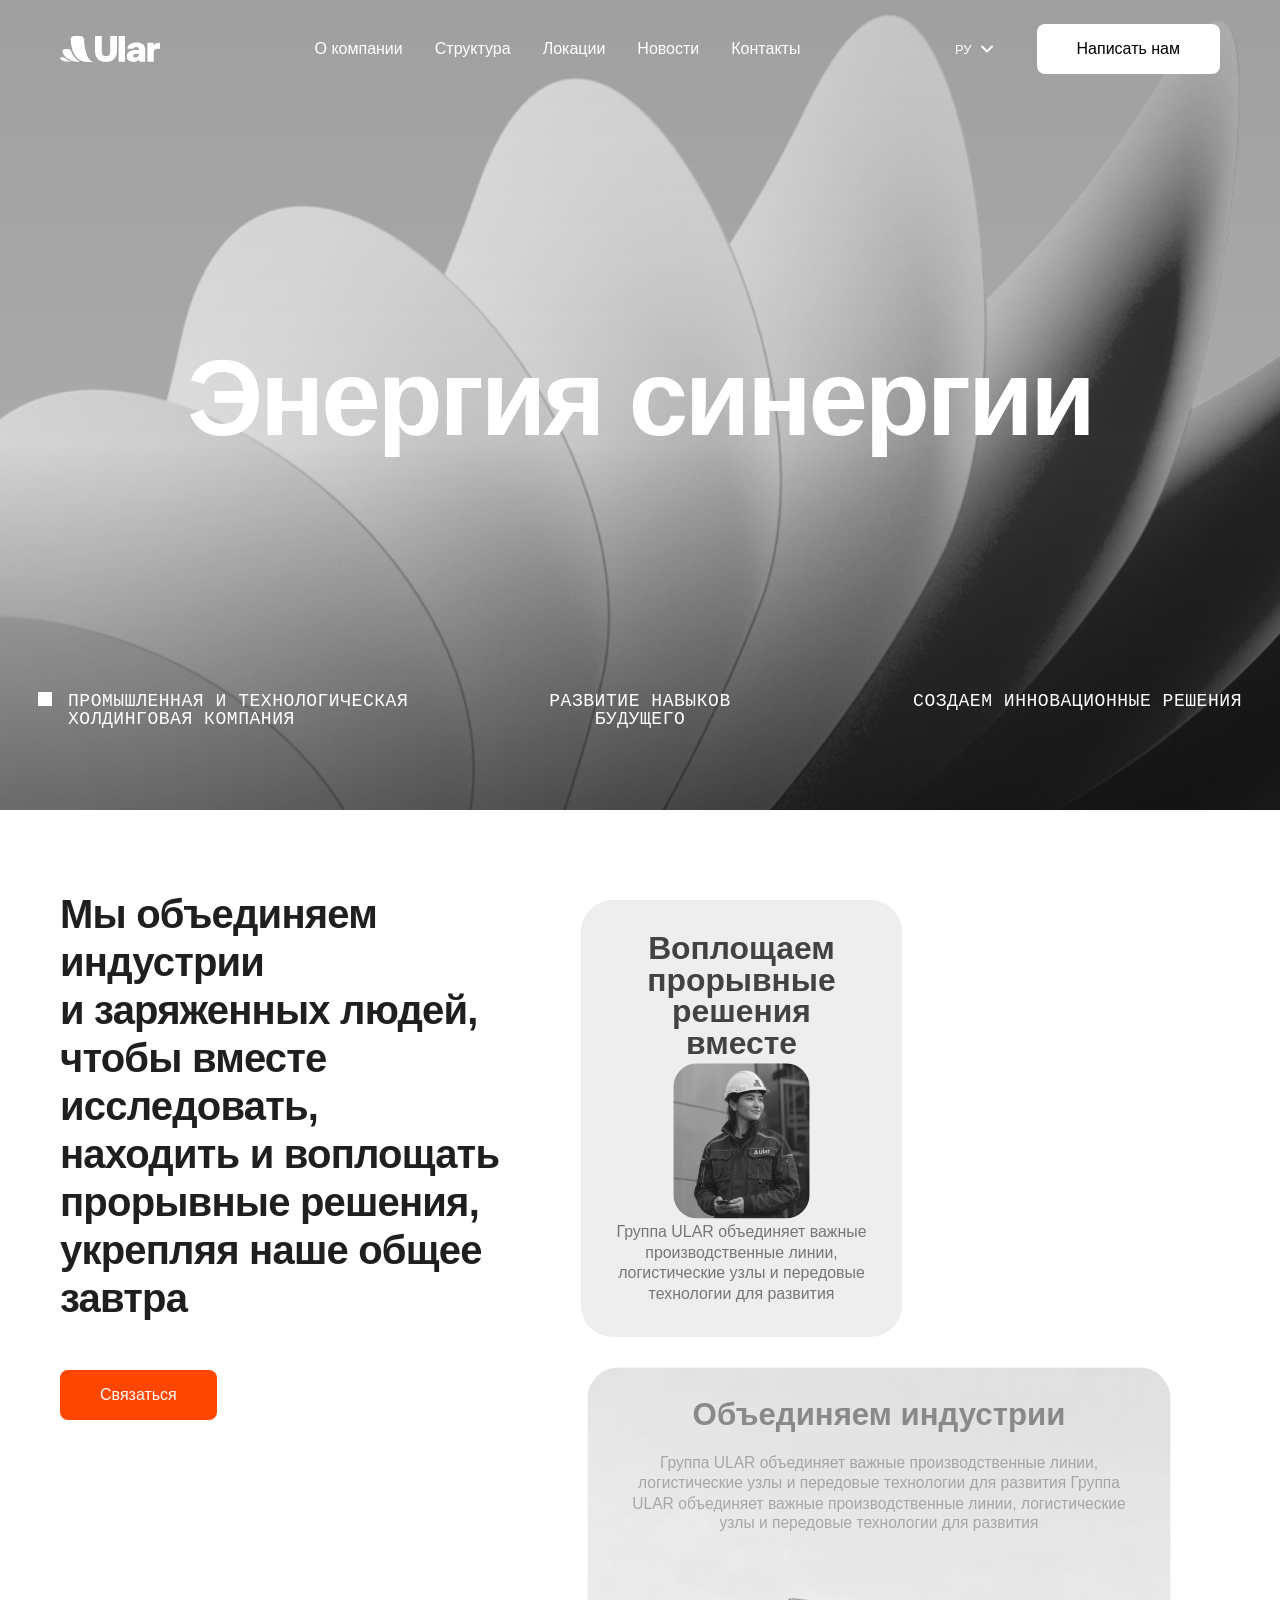
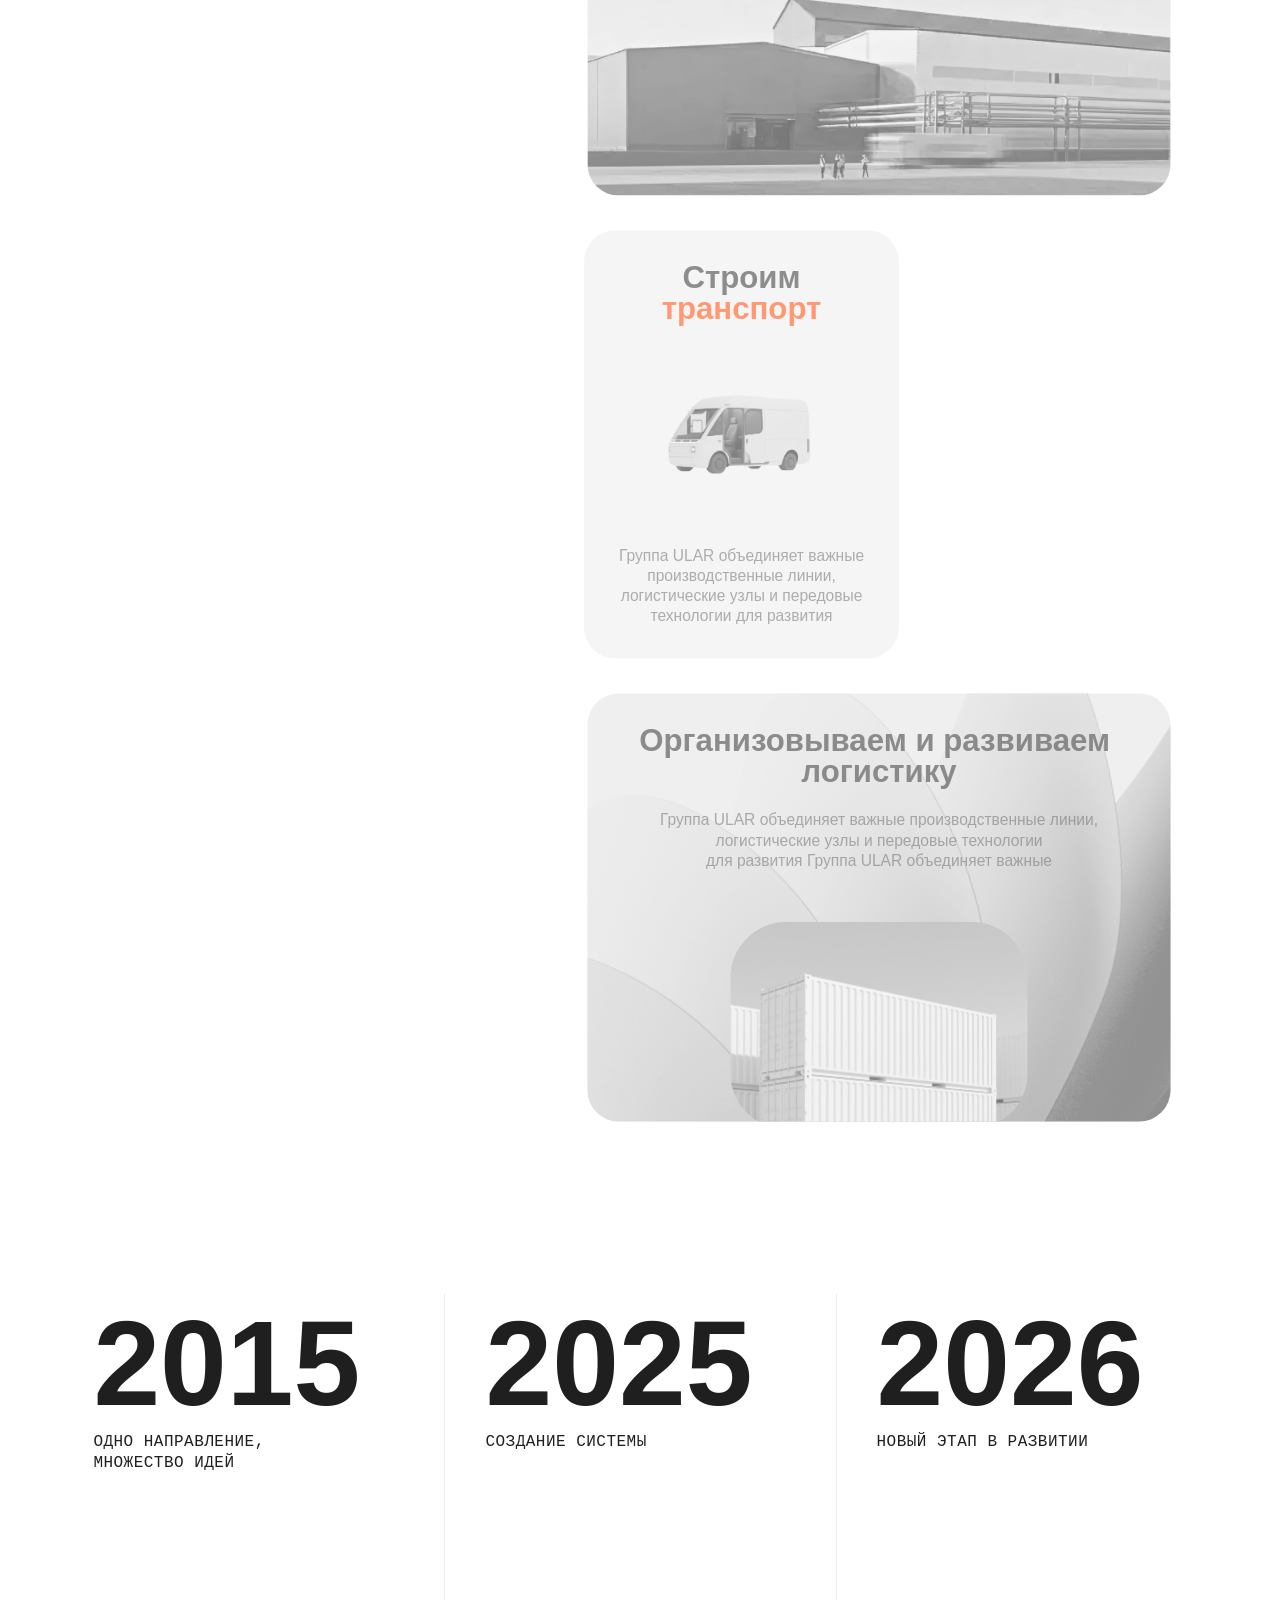
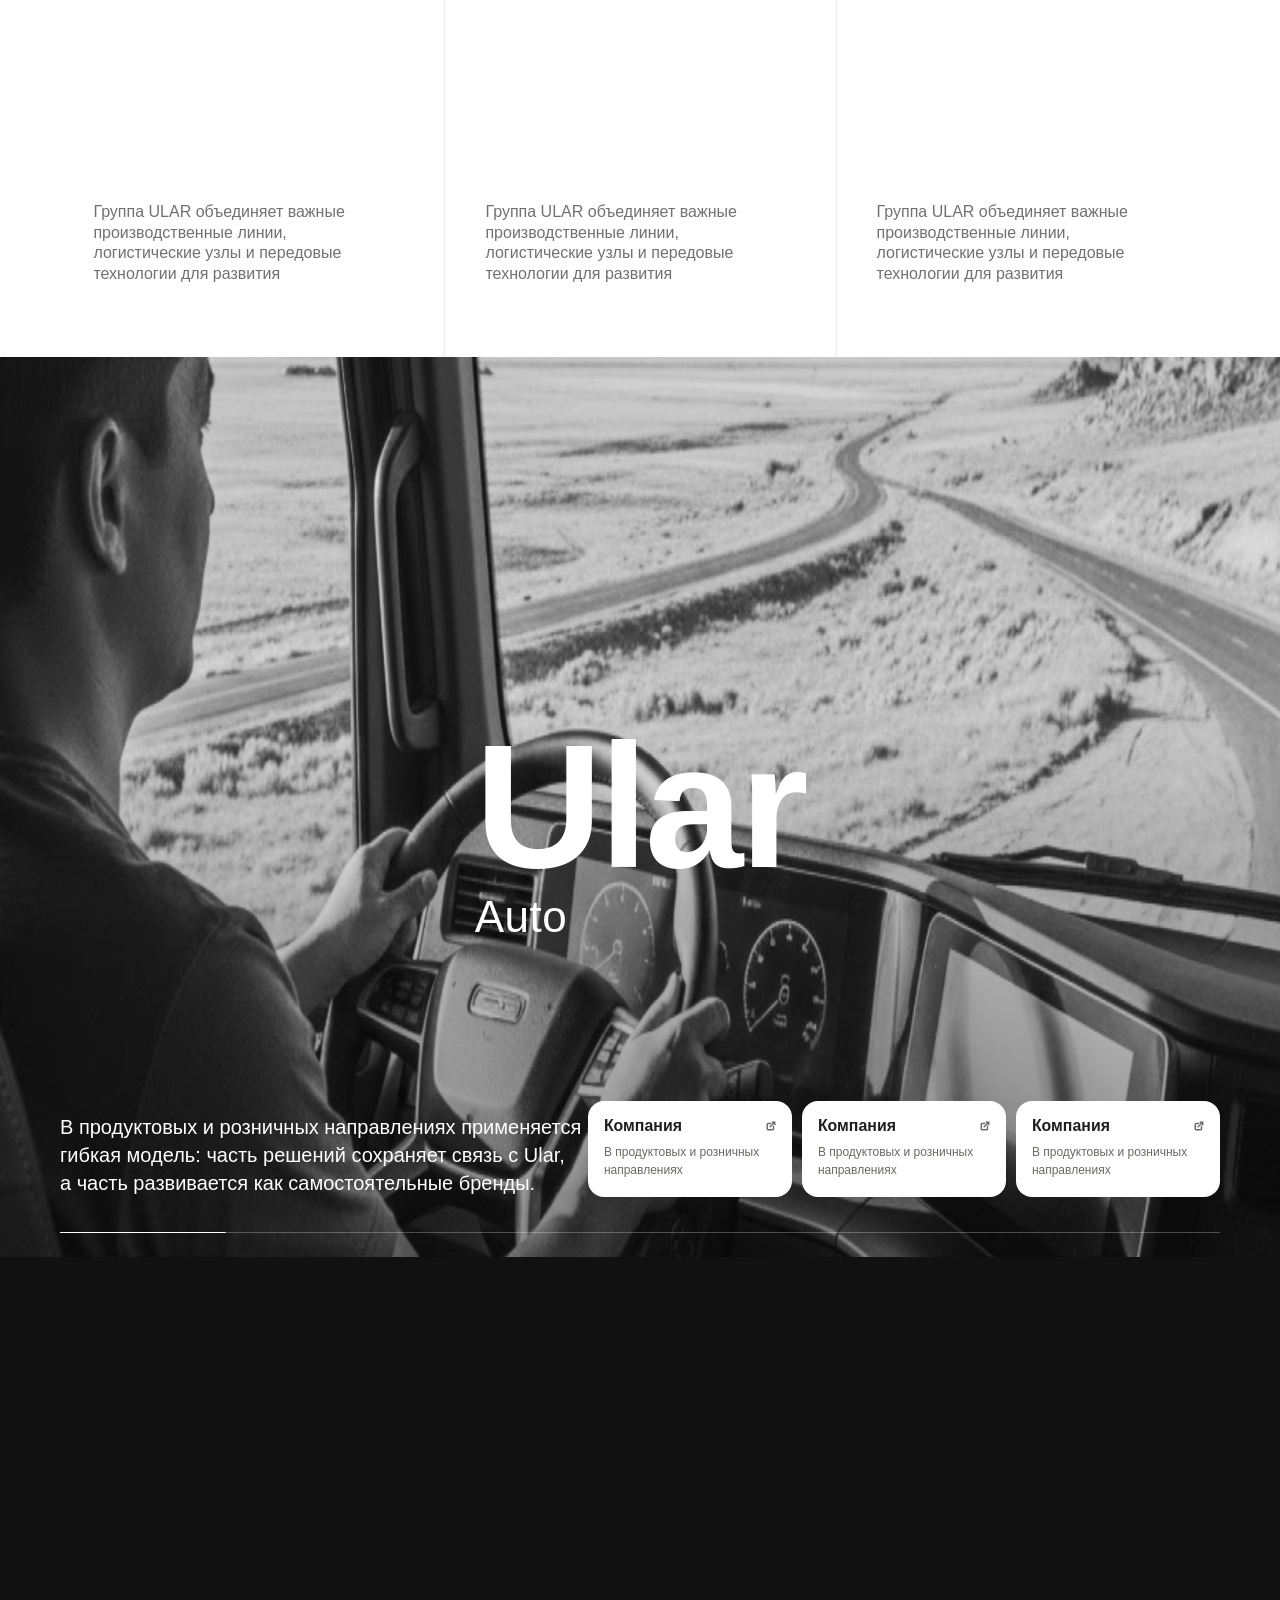
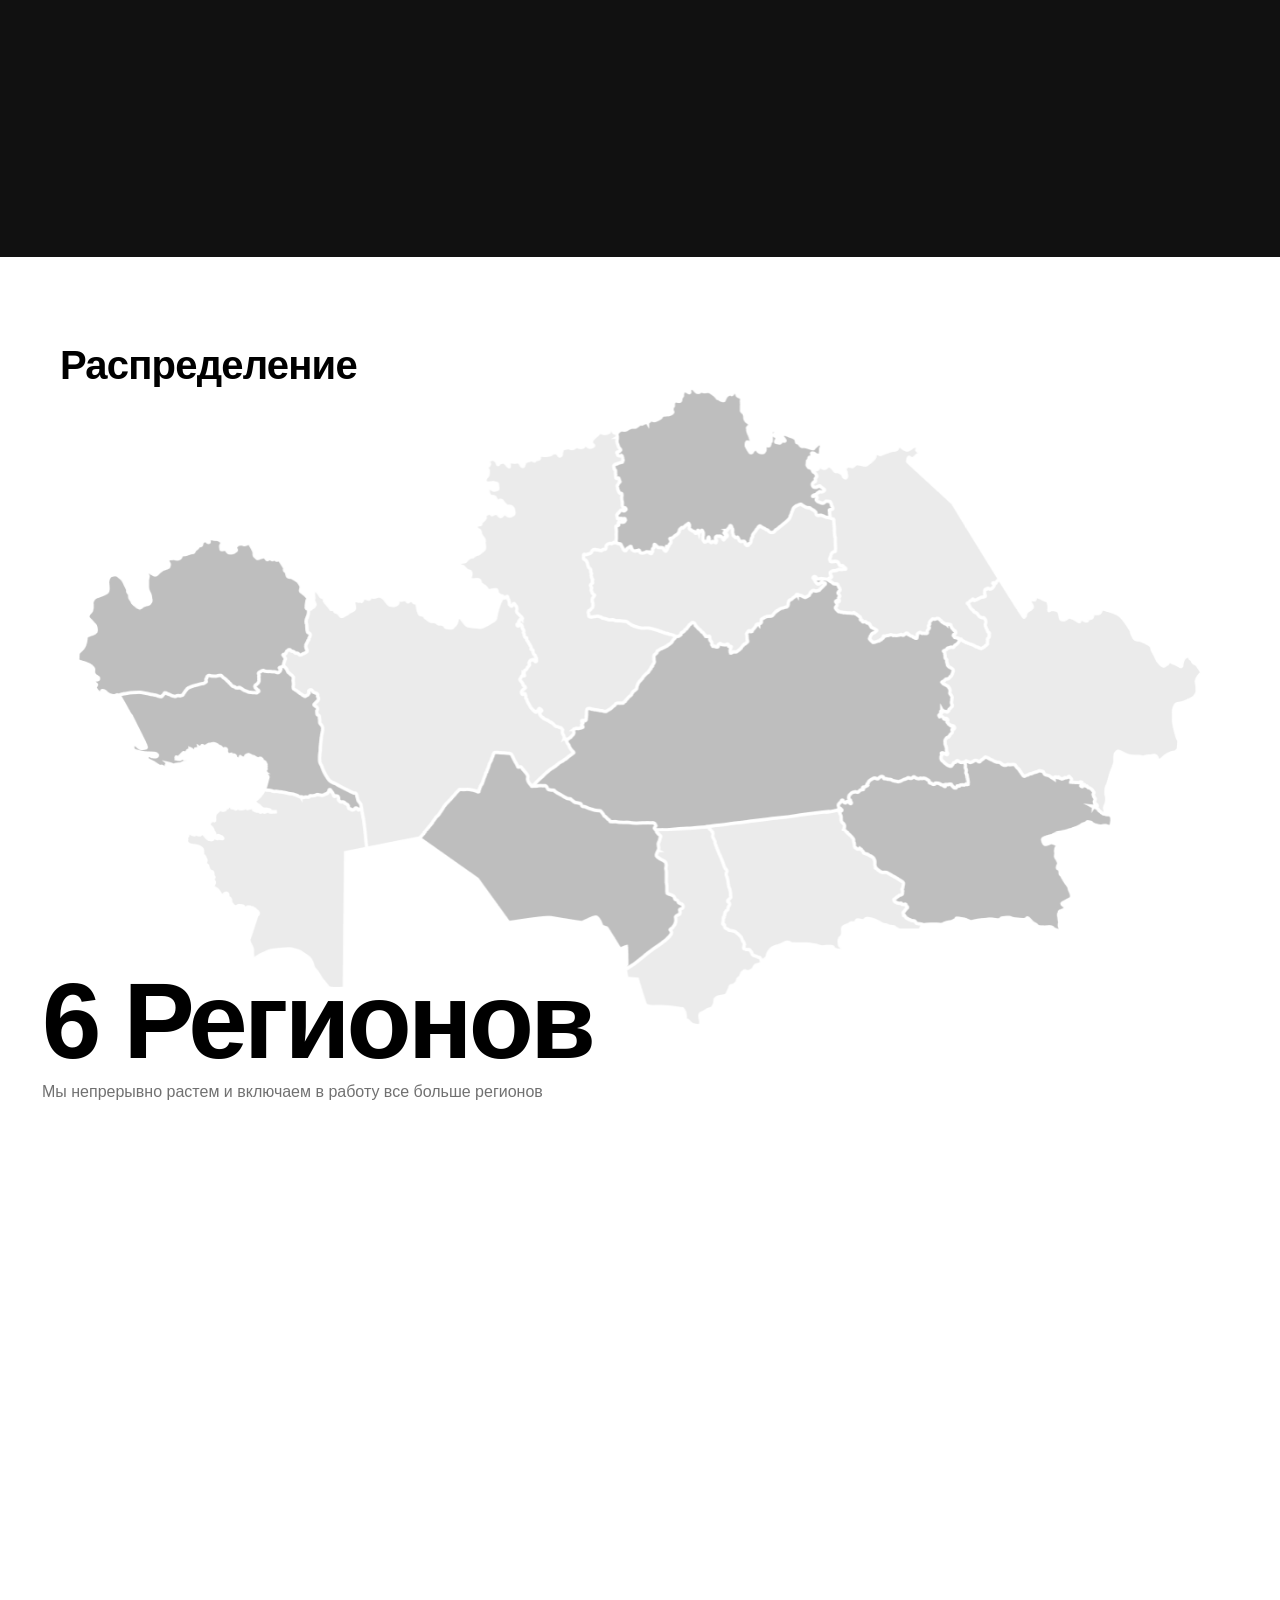
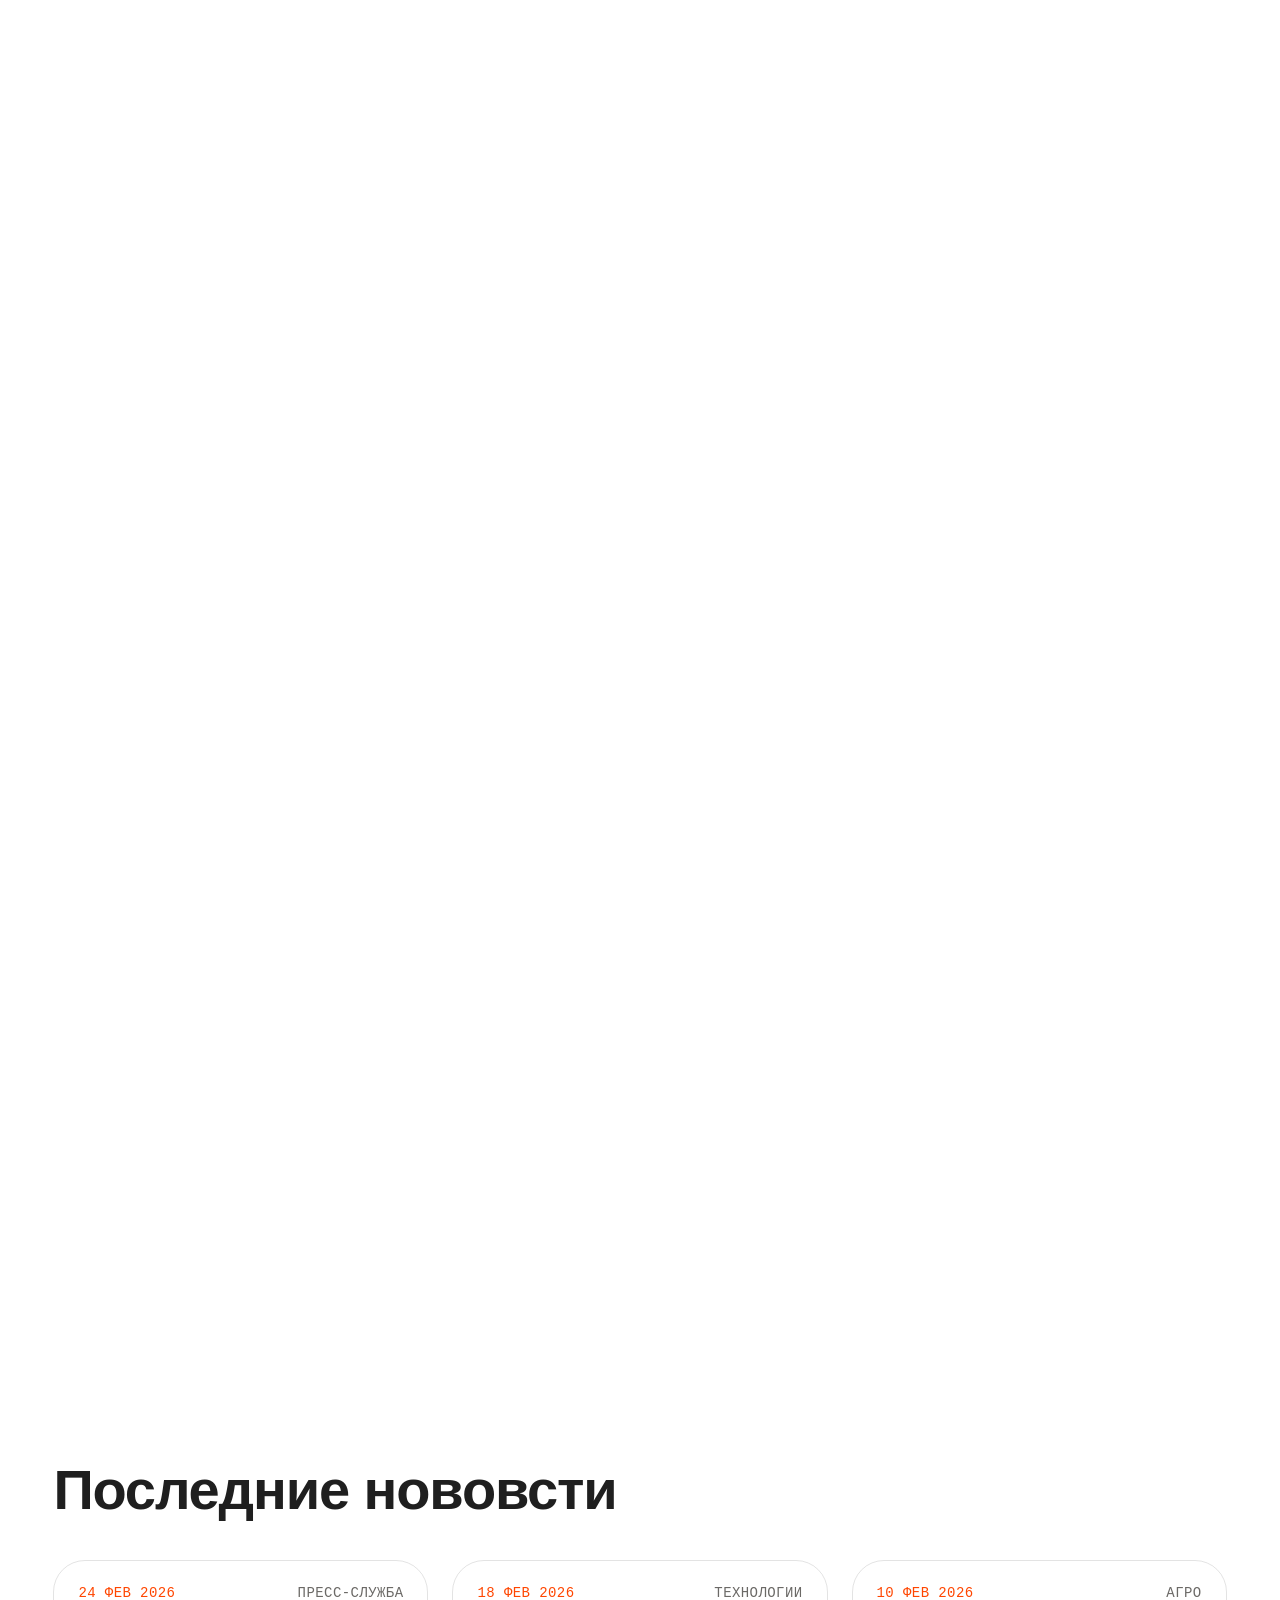
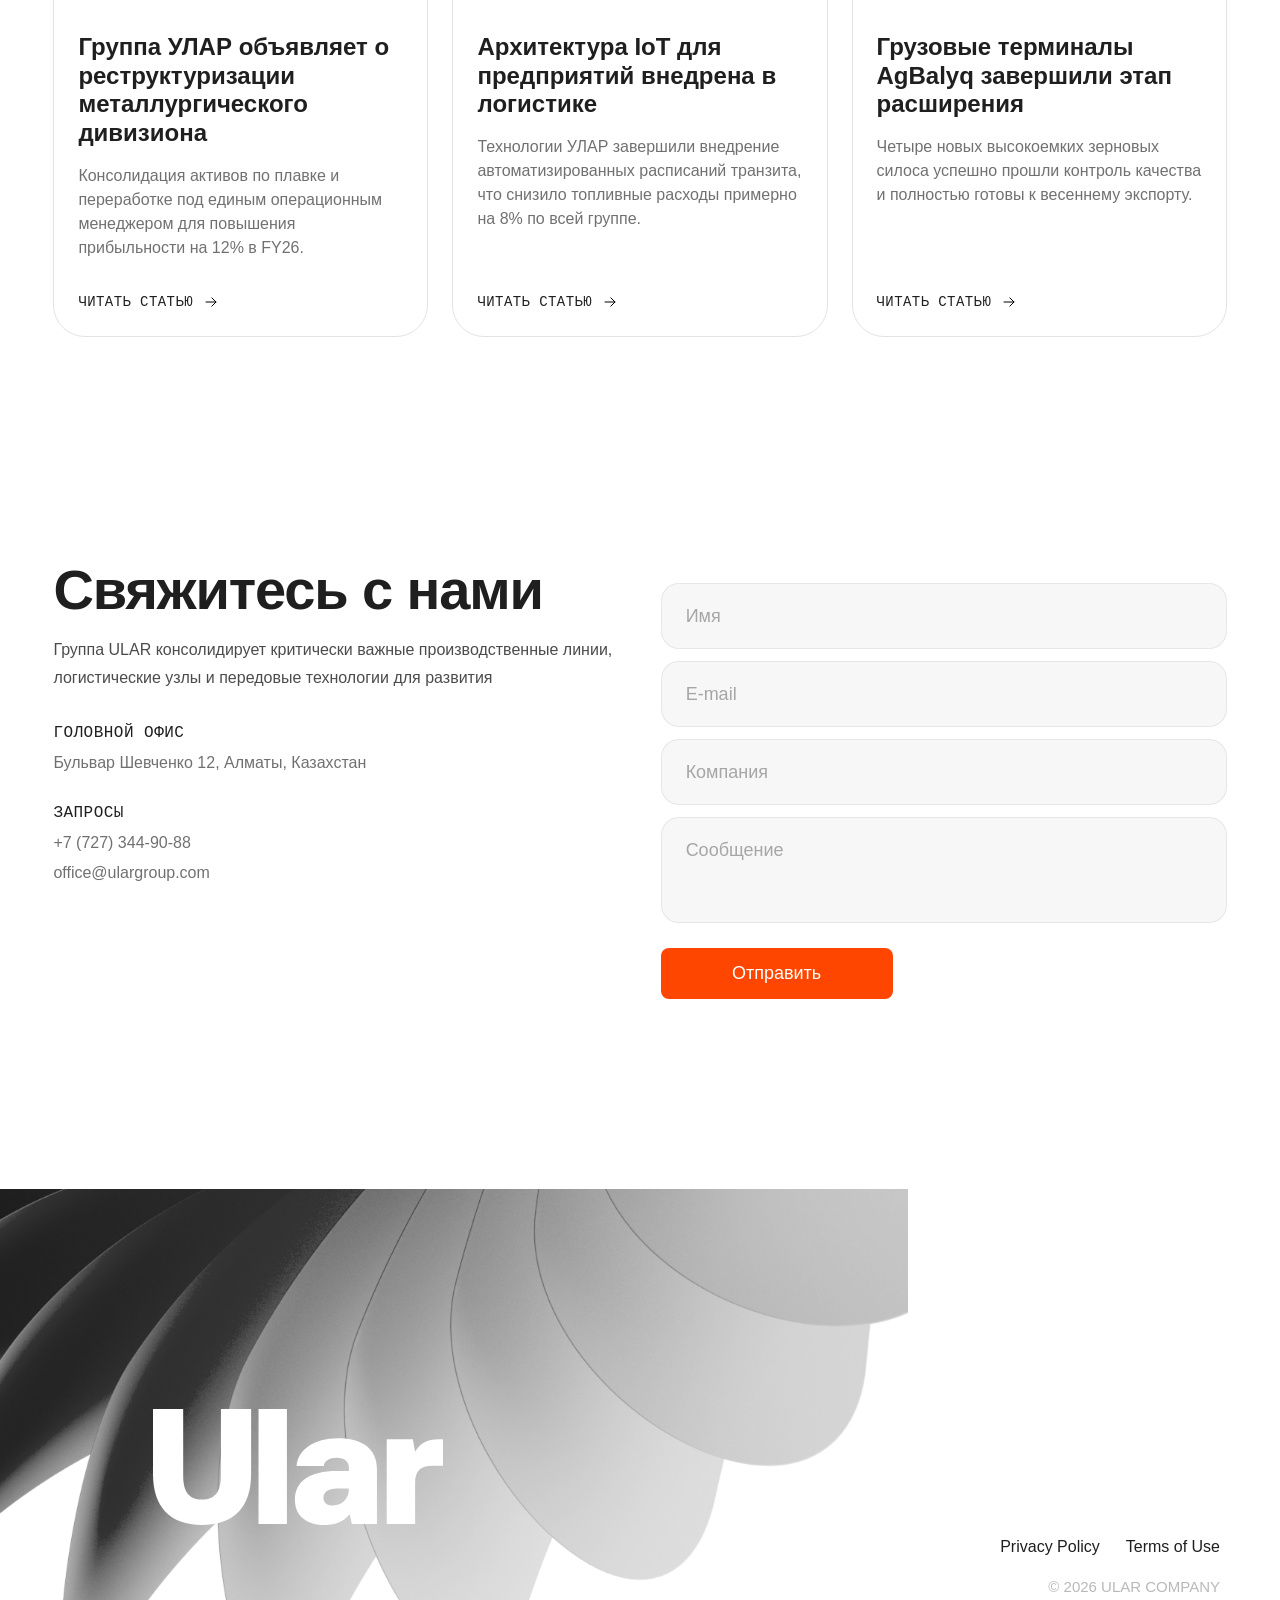
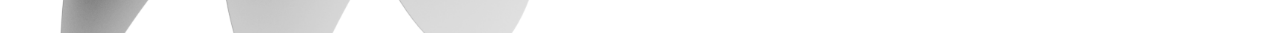
<file: index.html>
<!doctype html>
<html lang="ru">
  <head>
    <meta charset="UTF-8" />
    <meta name="viewport" content="width=device-width, initial-scale=1.0" />
    <meta name="theme-color" content="#ffffff" />
    <title>ULAR — Энергия синергии</title>
    <link rel="stylesheet" href="./styles.css" />
    <script src="./script.js" defer></script>
  </head>
  <body>
    <main>
      <section class="hero" id="top">
        <img class="hero__image" src="./assets/ribbon.png" alt="" />
        <div class="hero__shade"></div>
        <header class="site-header">
          <a class="brand" href="#top" aria-label="ULAR">
            <img src="./assets/logo-mark-white.svg" alt="" />
            <img src="./assets/logo-white.svg" alt="ULAR" />
          </a>
          <nav class="nav" aria-label="Основная навигация">
            <a href="#about">О компании</a><a href="#timeline">Структура</a><a href="#locations">Локации</a><a href="#news">Новости</a><a href="#contacts">Контакты</a>
          </nav>
          <div class="header-actions"><button class="lang" type="button">РУ <img src="./assets/chevron-down.svg" alt="" /></button><a class="button button--light" href="#contacts">Написать нам</a></div>
        </header>
        <h1 class="hero__title">Энергия синергии</h1>
        <div class="hero__meta mono">
          <p><i></i>Промышленная и технологическая холдинговая компания</p>
          <p>Развитие навыков<br />будущего</p>
          <p>создаем инновационные решения</p>
        </div>
      </section>

      <section class="about" id="about">
        <div class="about__pin">
          <h2>Мы объединяем индустрии<br />и заряженных людей, чтобы вместе исследовать, находить и воплощать прорывные решения, укрепляя наше общее завтра</h2>
          <a class="button button--accent" href="#contacts">Связаться</a>
        </div>
        <div class="story" aria-label="Направления группы ULAR">
          <article class="story-card story-card--small">
            <h3>Воплощаем прорывные решения вместе</h3>
            <img class="story-card__portrait" src="./assets/worker.png" alt="" />
            <p>Группа ULAR объединяет важные производственные линии, логистические узлы и передовые технологии для развития</p>
          </article>
          <article class="story-card story-card--wide story-card--industry">
            <img class="story-card__cover" src="./assets/industry.png" alt="" />
            <h3>Объединяем индустрии</h3>
            <p>Группа ULAR объединяет важные производственные линии, логистические узлы и передовые технологии для развития Группа ULAR объединяет важные производственные линии, логистические узлы и передовые технологии для развития</p>
          </article>
          <article class="story-card story-card--small">
            <h3>Строим<br /><em>транспорт</em></h3>
            <img class="story-card__transport" src="./assets/transport.png" alt="" />
            <p>Группа ULAR объединяет важные производственные линии, логистические узлы и передовые технологии для развития</p>
          </article>
          <article class="story-card story-card--wide story-card--ribbon">
            <img class="story-card__cover" src="./assets/ribbon.png" alt="" />
            <div class="story-card__copy">
              <h3>Организовываем и развиваем&nbsp; логистику</h3>
              <p>Группа ULAR объединяет важные производственные линии, логистические узлы и передовые технологии<br />для развития Группа ULAR объединяет важные</p>
            </div>
            <img class="story-card__logistics" src="./assets/logistics-card.png" alt="" />
          </article>
        </div>
      </section>

      <section class="timeline section-pad" id="timeline">
        <article><h2>2015</h2><p class="mono">Одно направление,<br />множество идей</p><p>Группа ULAR объединяет важные производственные линии, логистические узлы и передовые технологии для развития</p></article>
        <article><h2>2025</h2><p class="mono">Создание системы</p><p>Группа ULAR объединяет важные производственные линии, логистические узлы и передовые технологии для развития</p></article>
        <article><h2>2026</h2><p class="mono">Новый этап в развитии</p><p>Группа ULAR объединяет важные производственные линии, логистические узлы и передовые технологии для развития</p></article>
      </section>

      <section class="brand-story" id="structure" aria-label="Направления ULAR">
        <div class="brand-story__stage">
          <div class="brand-story__backgrounds" aria-hidden="true">
            <img class="brand-story__bg is-active" data-story-bg-a src="./assets/block3-auto.png" alt="" />
            <img class="brand-story__bg" data-story-bg-b src="./assets/block3-logostic.png" alt="" />
          </div>
          <div class="brand-story__veil"></div>
          <div class="brand-story__brand" aria-live="polite">
            <strong>Ular</strong>
            <span data-story-label>Auto</span>
          </div>
          <p class="brand-story__subtitle" data-story-subtitle>В продуктовых и розничных направлениях применяется гибкая модель: часть решений сохраняет связь с Ular,<br />а часть развивается как самостоятельные бренды.</p>
          <div class="brand-story__companies" data-story-companies aria-label="Компании направления"></div>
          <div class="brand-story__progress" aria-hidden="true"><i data-story-progress></i></div>
        </div>
      </section>

      <section class="locations" id="locations" aria-label="География ULAR">
        <div class="locations__stage">
          <div class="locations__maps" aria-hidden="true">
            <img class="locations__map is-active" data-map-layer-a src="./assets/map-regions.png" alt="" />
            <img class="locations__map" data-map-layer-b src="./assets/map-growth.png" alt="" />
          </div>
          <div class="locations__copy" data-map-copy aria-live="polite">
            <h2 data-map-title>Распределение</h2>
            <div class="locations__indicator">
              <strong data-map-metric>6 Регионов</strong>
              <p data-map-description>Мы непрерывно растем и включаем в работу все больше регионов</p>
            </div>
            <article class="locations__office" data-map-office hidden>
              <b>Главный офис</b>
              <p>Астана, ул. Название улицы, д.2, пом.34</p>
              <p>+5655 443 3333</p>
              <p>ular@gmail.com</p>
            </article>
          </div>
        </div>
      </section>

      <section class="news section-pad" id="news">
        <h2>Последние нововсти</h2>
        <div class="news__grid">
          <article class="news-card"><div class="news-card__meta mono"><time>24 ФЕВ 2026</time><span>Пресс-служба</span></div><div><h3>Группа УЛАР объявляет о реструктуризации металлургического дивизиона</h3><p>Консолидация активов по плавке и переработке под единым операционным менеджером для повышения прибыльности на 12% в FY26.</p></div><a href="#">Читать статью <img src="./assets/arrow.svg" alt="" /></a></article>
          <article class="news-card"><div class="news-card__meta mono"><time>18 ФЕВ 2026</time><span>технологии</span></div><div><h3>Архитектура IoT для предприятий внедрена в логистике</h3><p>Технологии УЛАР завершили внедрение автоматизированных расписаний транзита, что снизило топливные расходы примерно на 8% по всей группе.</p></div><a href="#">Читать статью <img src="./assets/arrow.svg" alt="" /></a></article>
          <article class="news-card"><div class="news-card__meta mono"><time>10 ФЕВ 2026</time><span>Агро</span></div><div><h3>Грузовые терминалы AgBalyq завершили этап расширения</h3><p>Четыре новых высокоемких зерновых силоса успешно прошли контроль качества и полностью готовы к весеннему экспорту.</p></div><a href="#">Читать статью <img src="./assets/arrow.svg" alt="" /></a></article>
        </div>
      </section>

      <section class="contact section-pad" id="contacts">
        <div class="contact__info"><h2>Свяжитесь с нами</h2><p>Группа ULAR консолидирует критически важные производственные линии, логистические узлы и передовые технологии для развития</p><div class="contact__details"><div><b class="mono">Головной офис</b><span>Бульвар Шевченко 12, Алматы, Казахстан</span></div><div><b class="mono">Запросы</b><span>+7 (727) 344-90-88</span><span>office@ulargroup.com</span></div></div></div>
        <form class="contact__form"><label><span>Имя</span><input aria-label="Имя" /></label><label><span>E-mail</span><input type="email" aria-label="E-mail" /></label><label><span>Компания</span><input aria-label="Компания" /></label><label class="message"><span>Сообщение</span><textarea aria-label="Сообщение"></textarea></label><button class="button button--accent" type="submit">Отправить</button></form>
      </section>

      <footer class="footer">
        <img class="footer__ribbon" src="./assets/ribbon.png" alt="" />
        <img class="footer__logo" src="./assets/logo-footer.svg" alt="ULAR" />
        <div class="footer__links"><a href="#">Privacy Policy</a><a href="#">Terms of Use</a><span>© 2026 ULAR COMPANY</span></div>
      </footer>
    </main>
  </body>
</html>
</file>
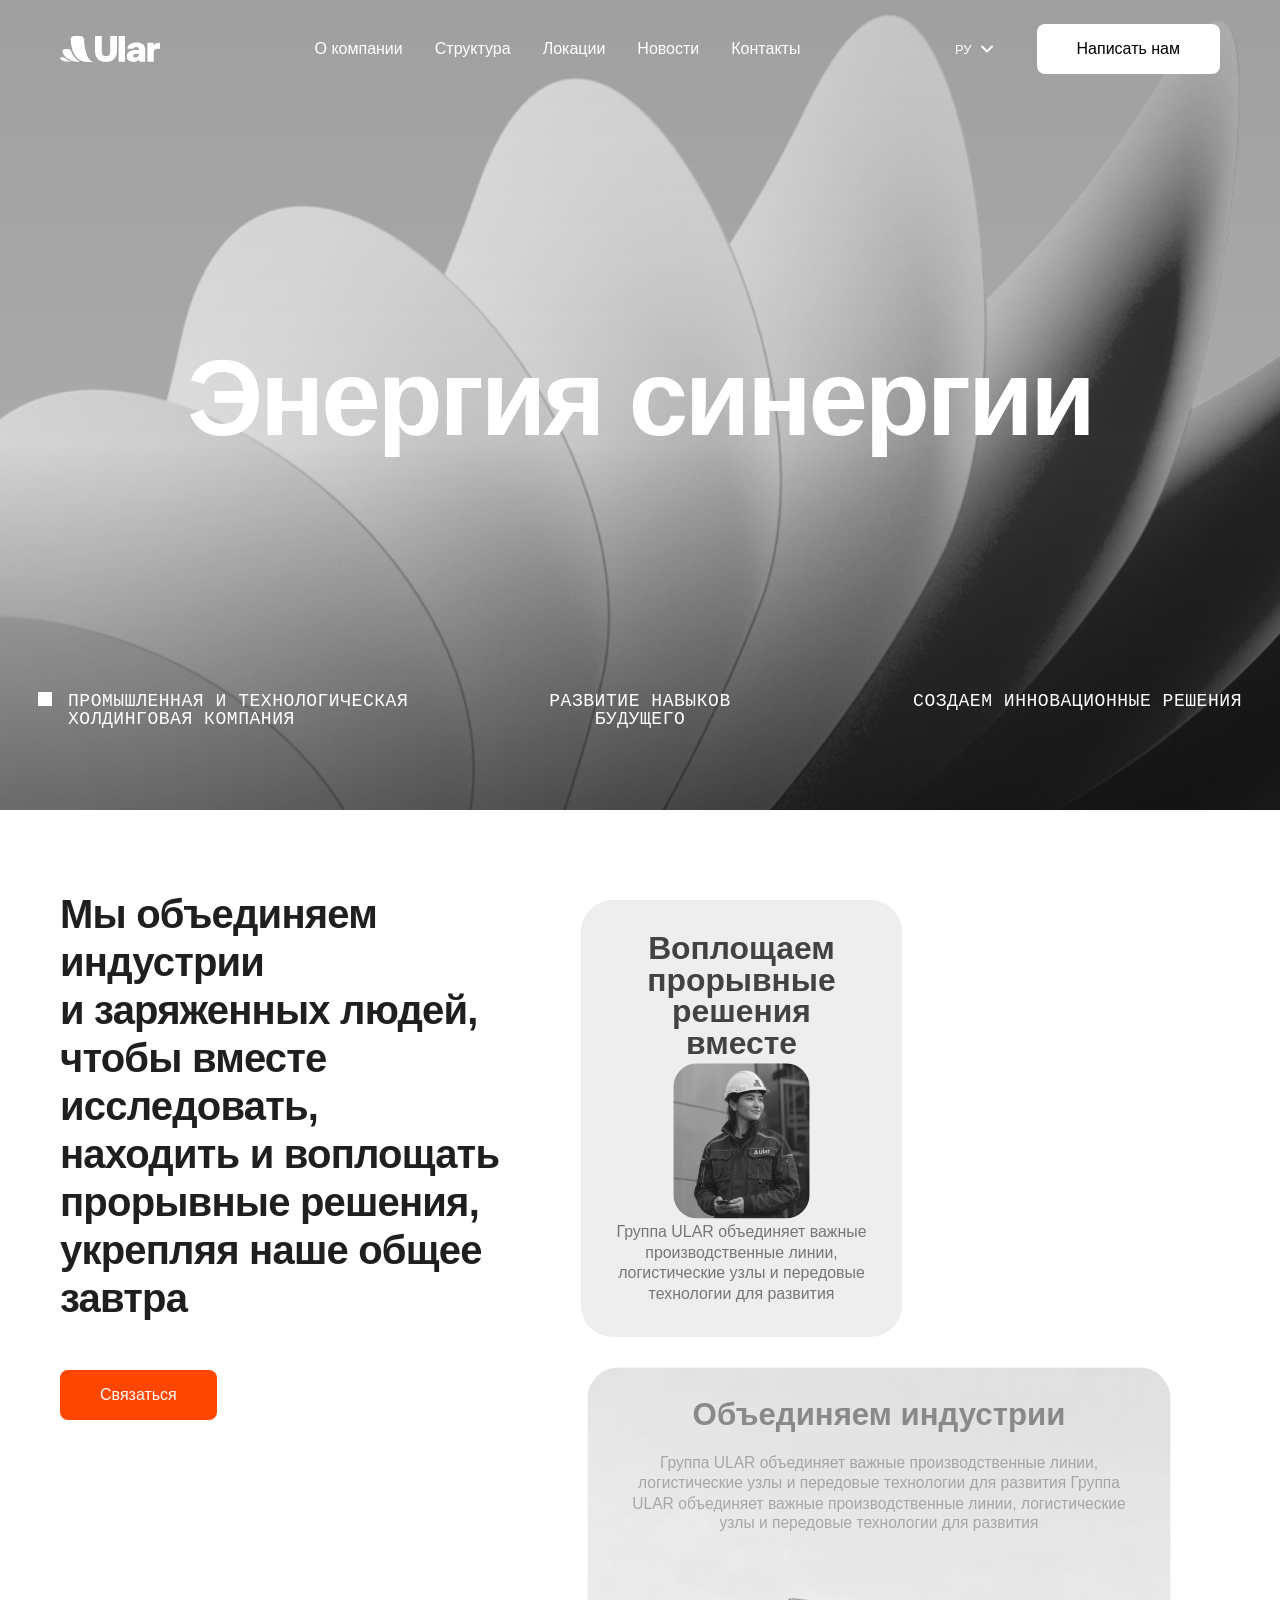
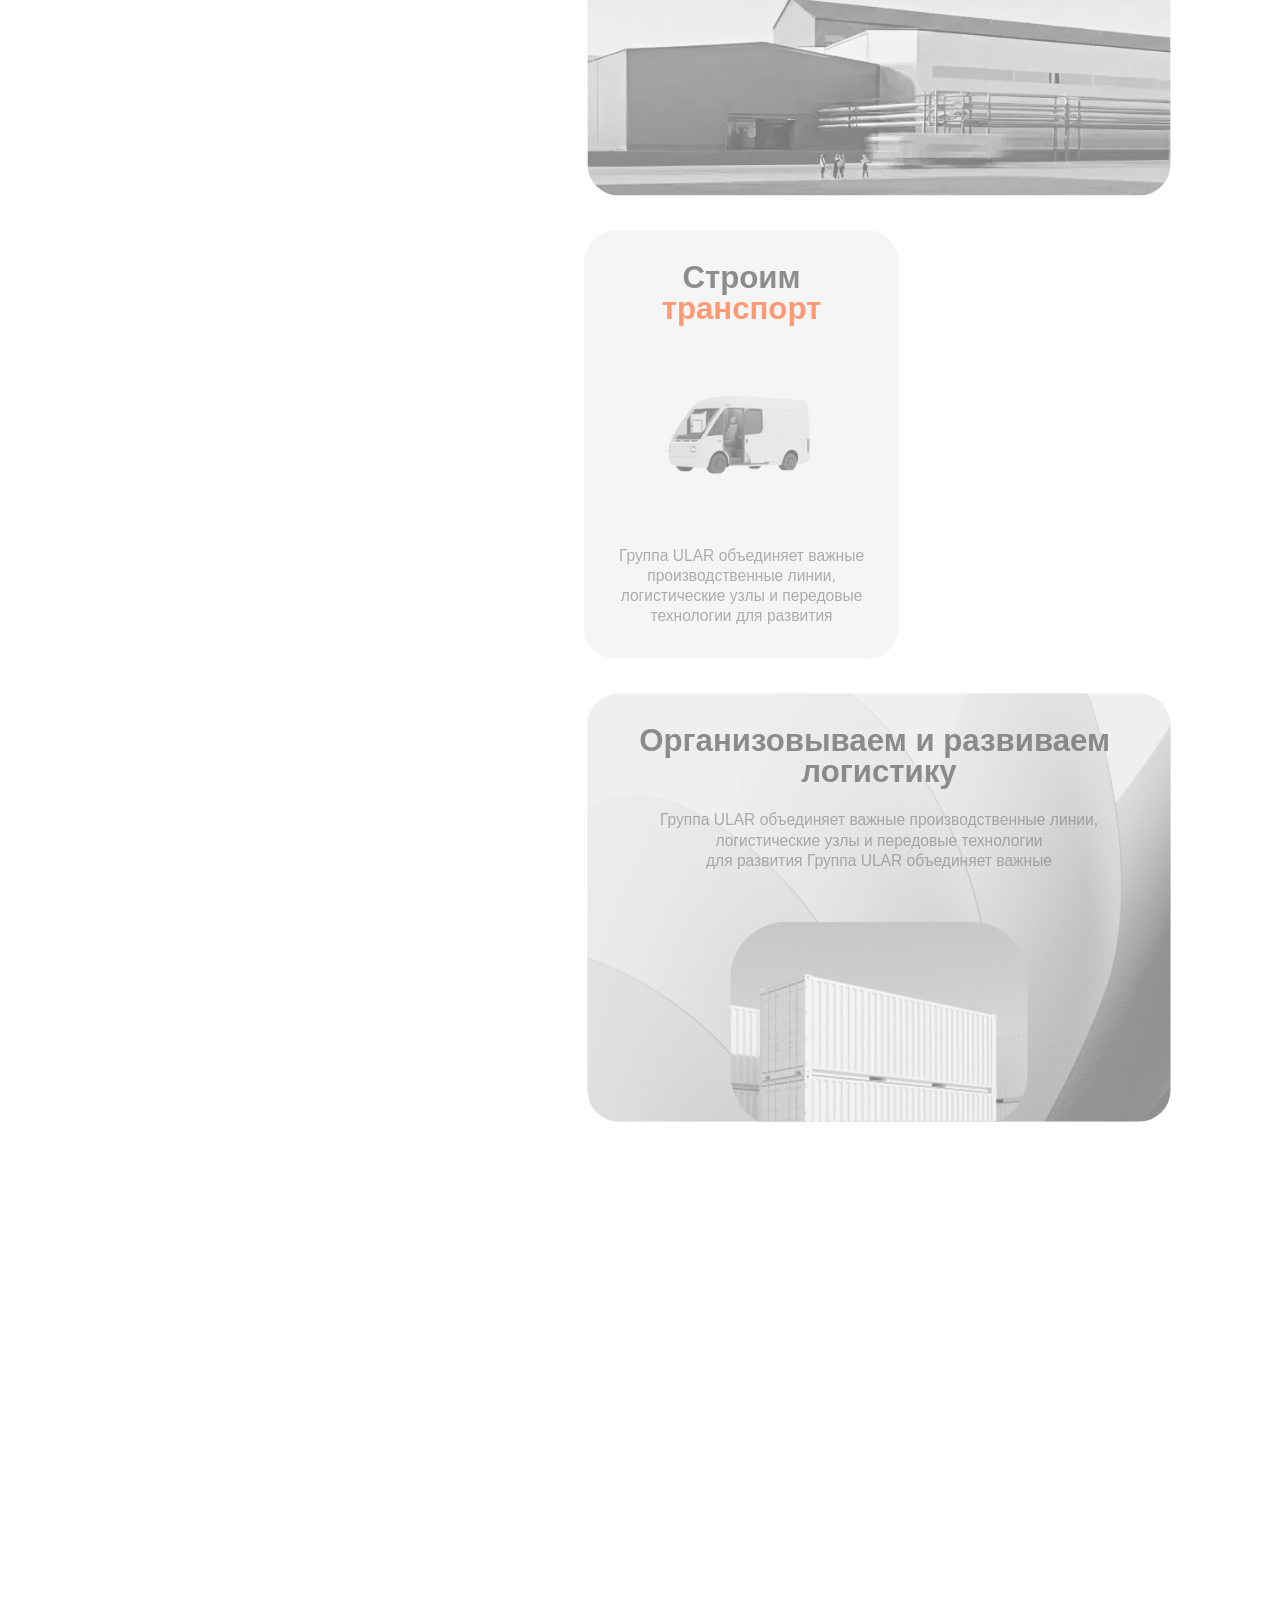
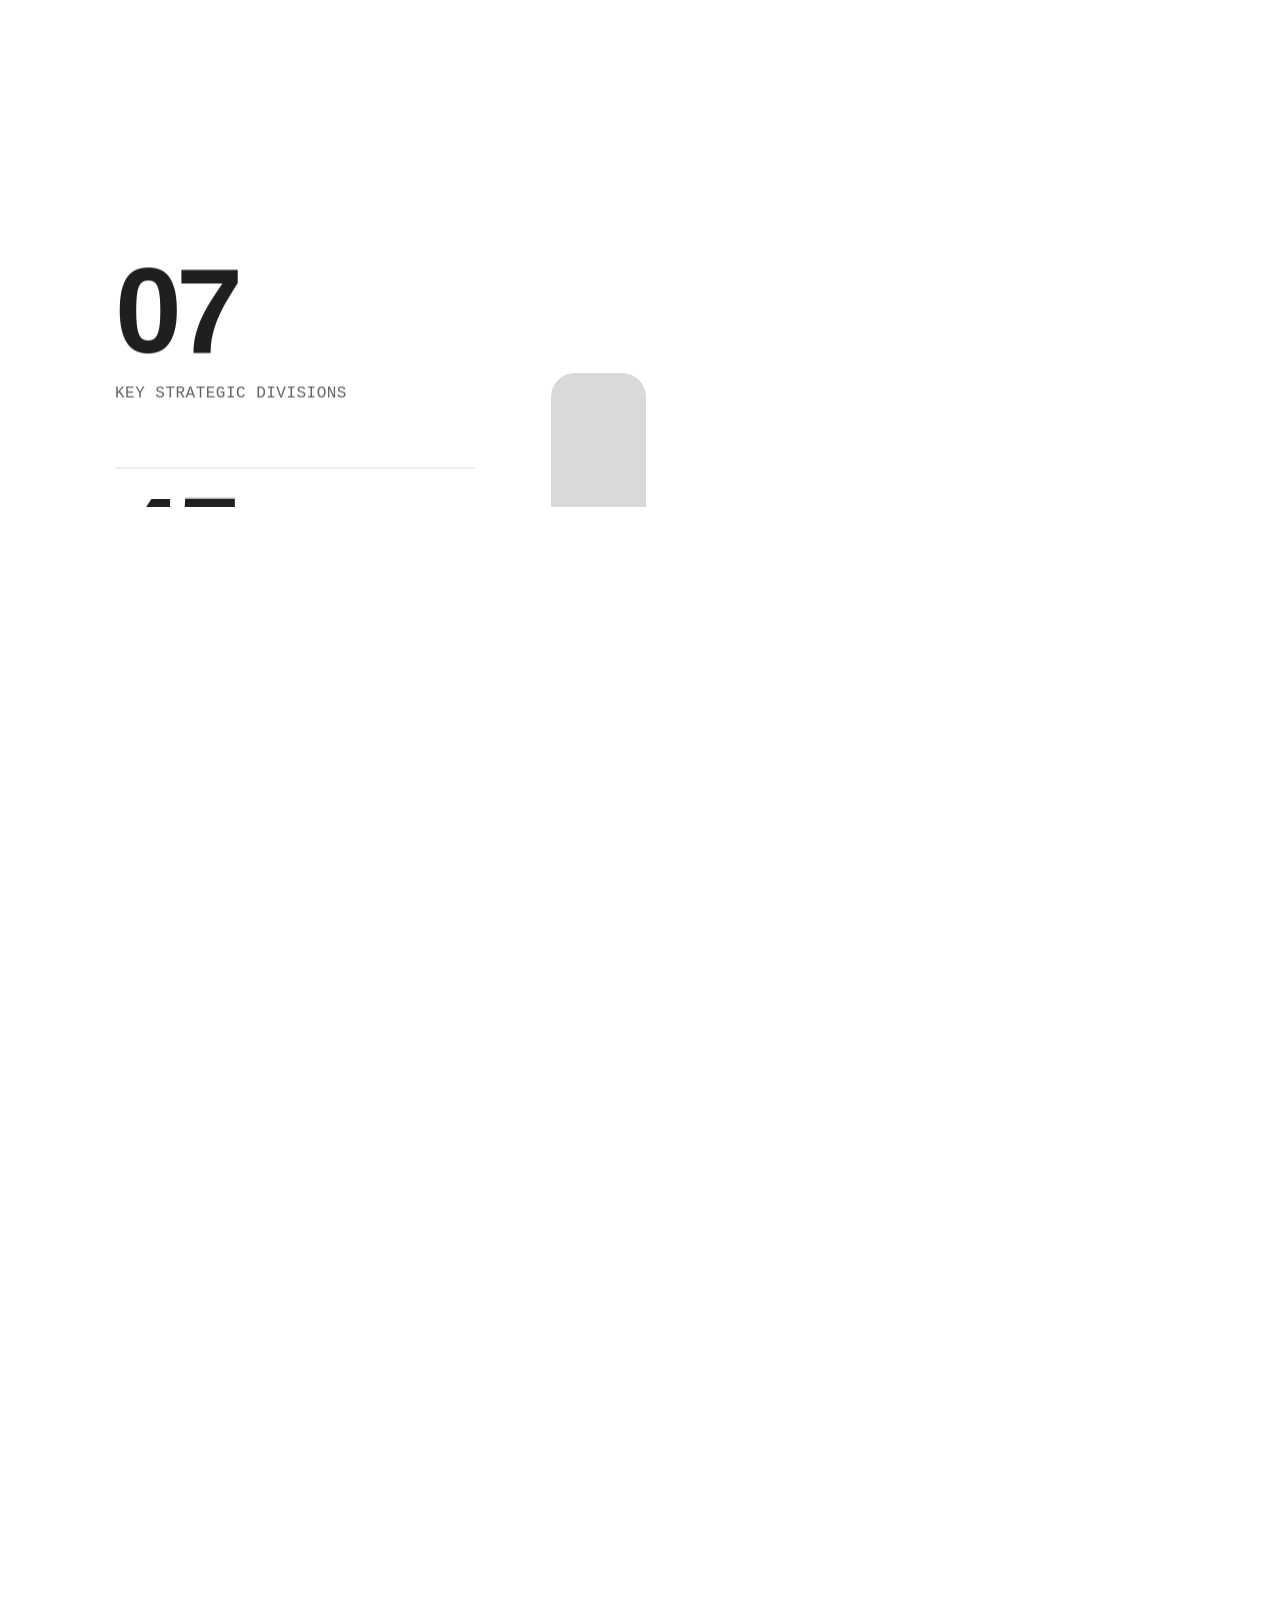
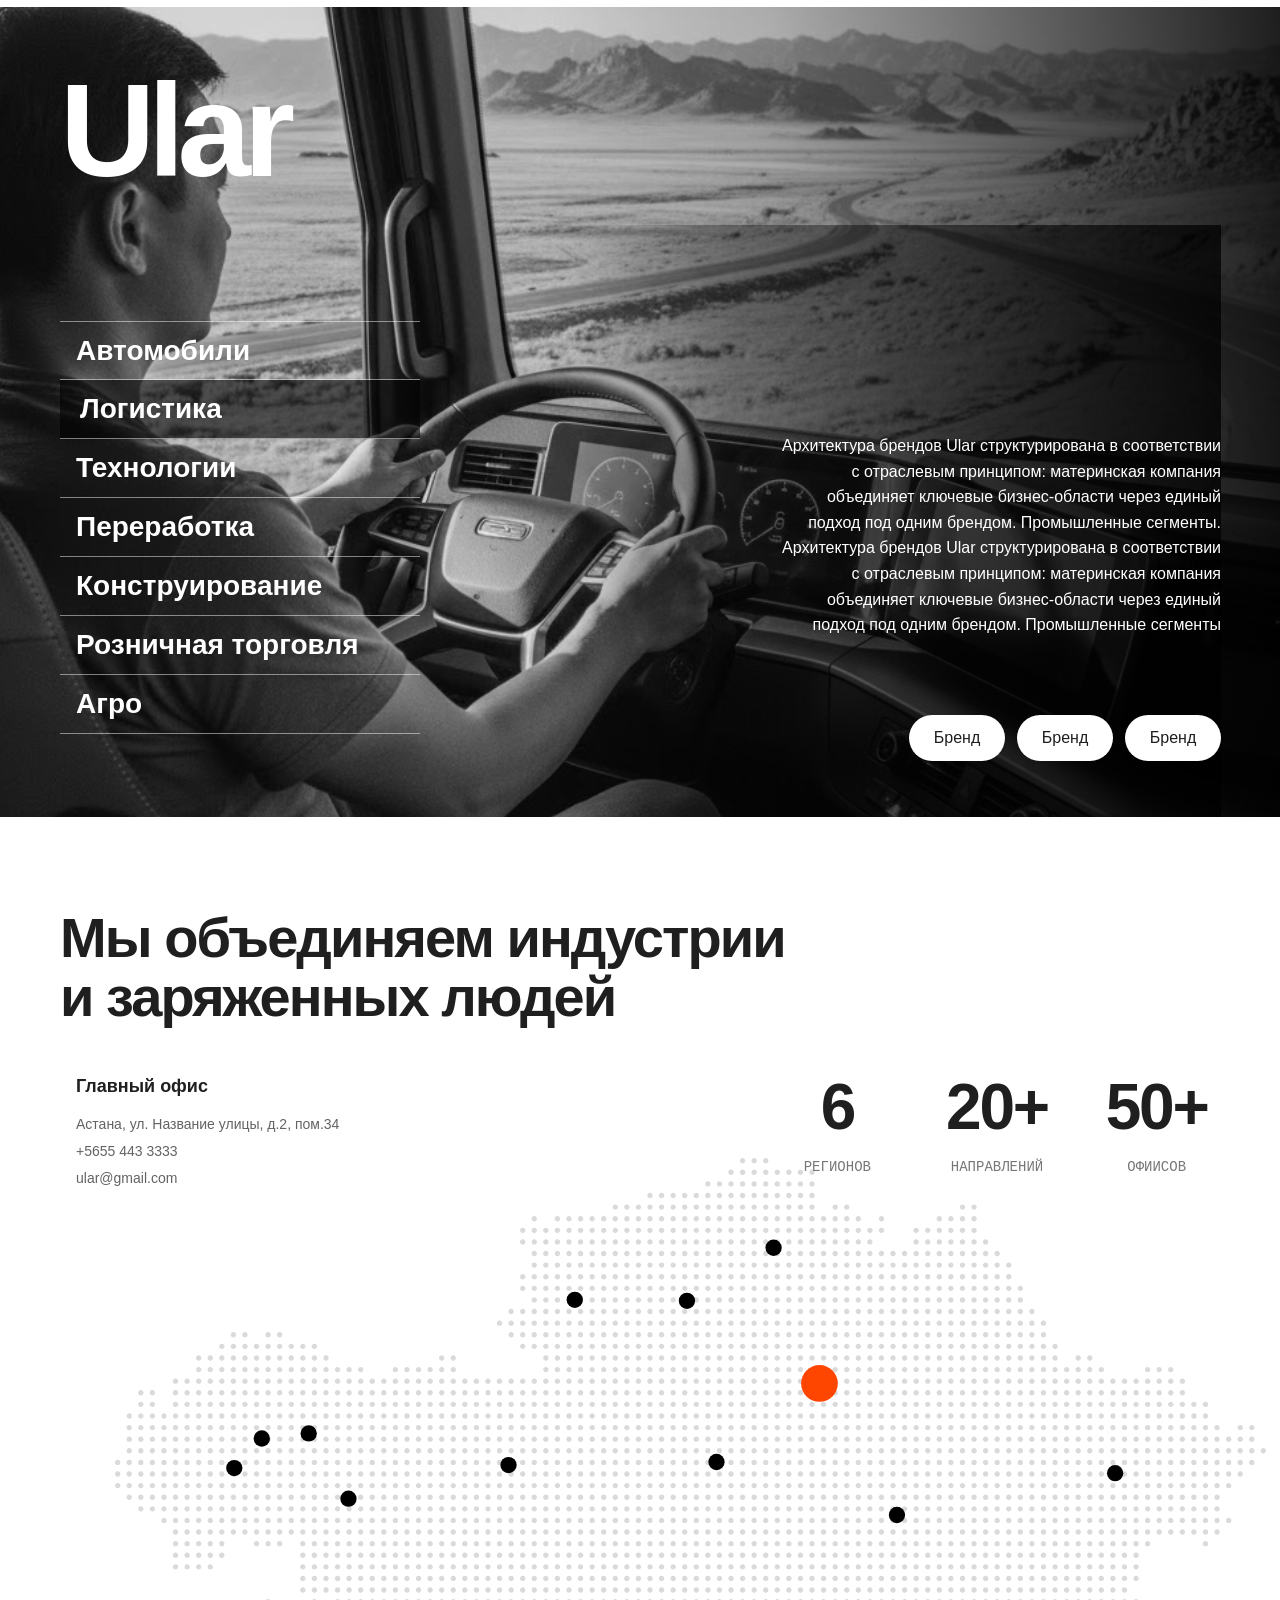
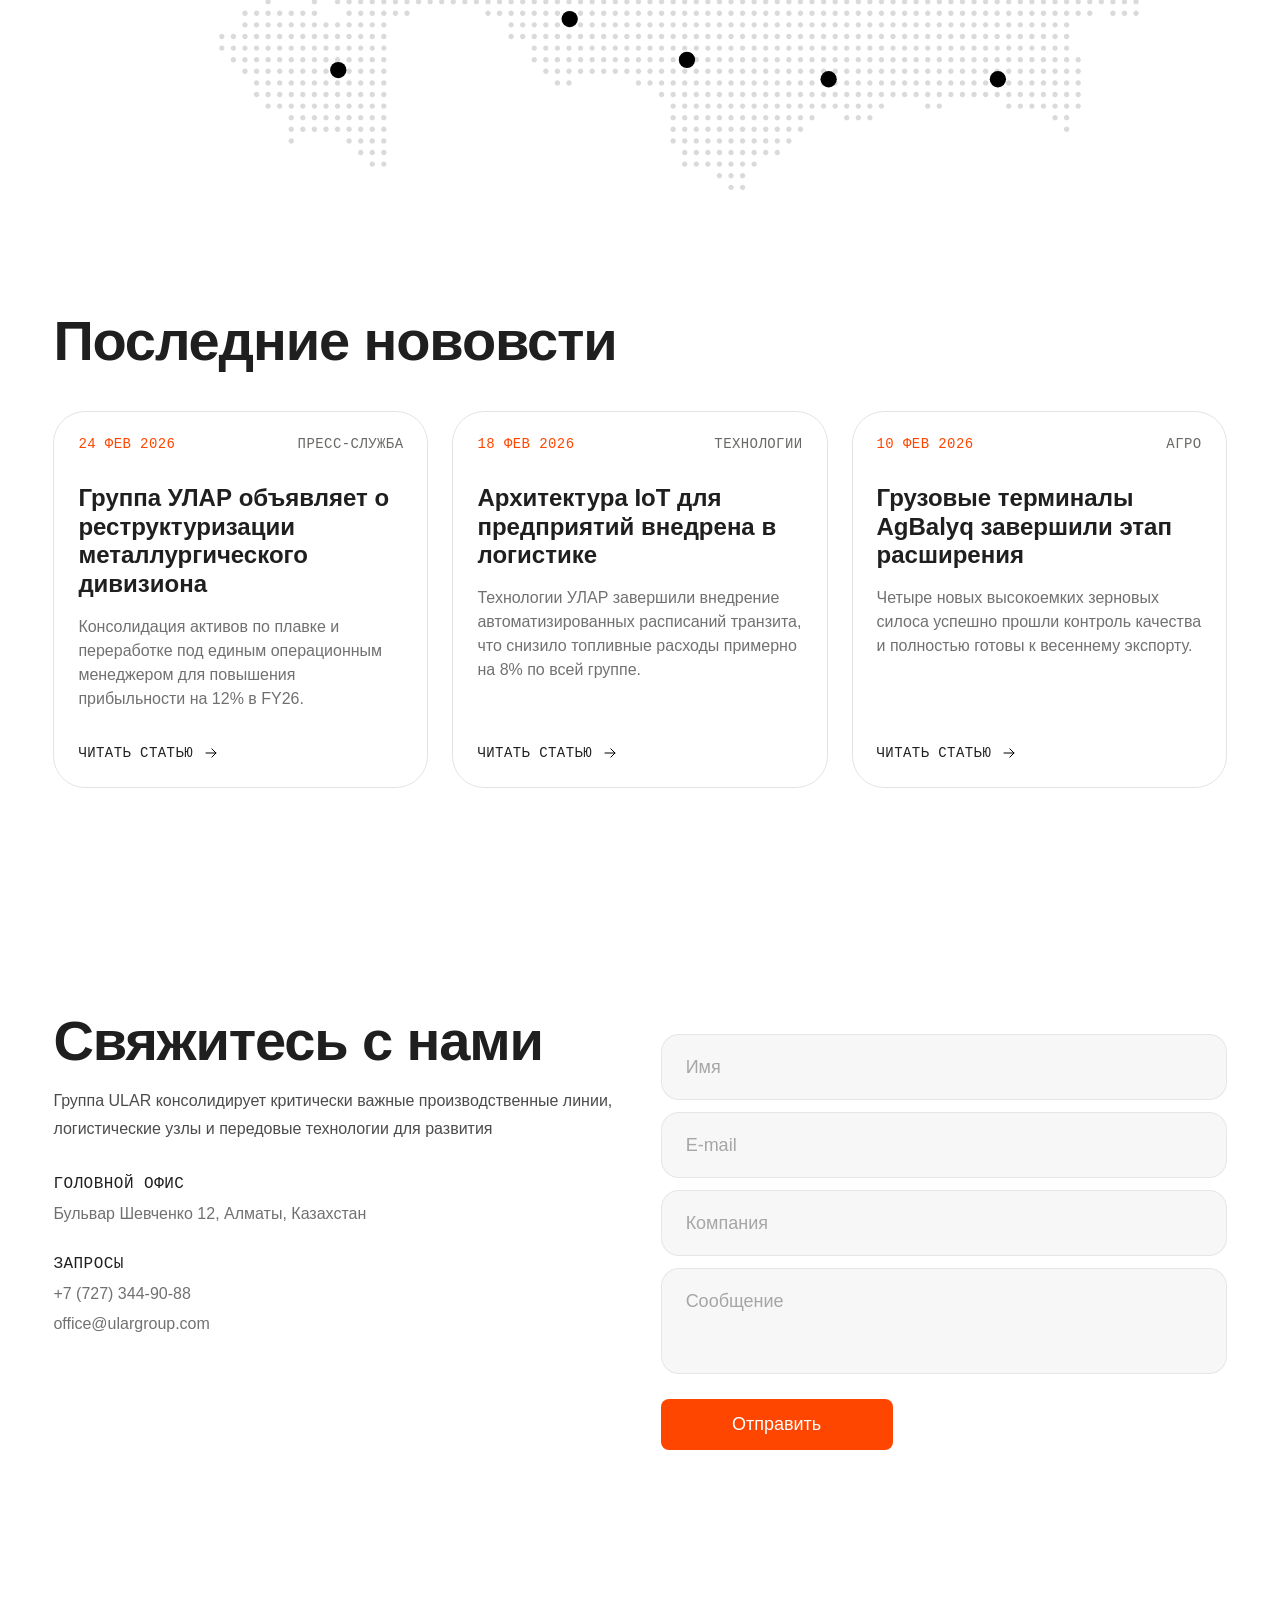
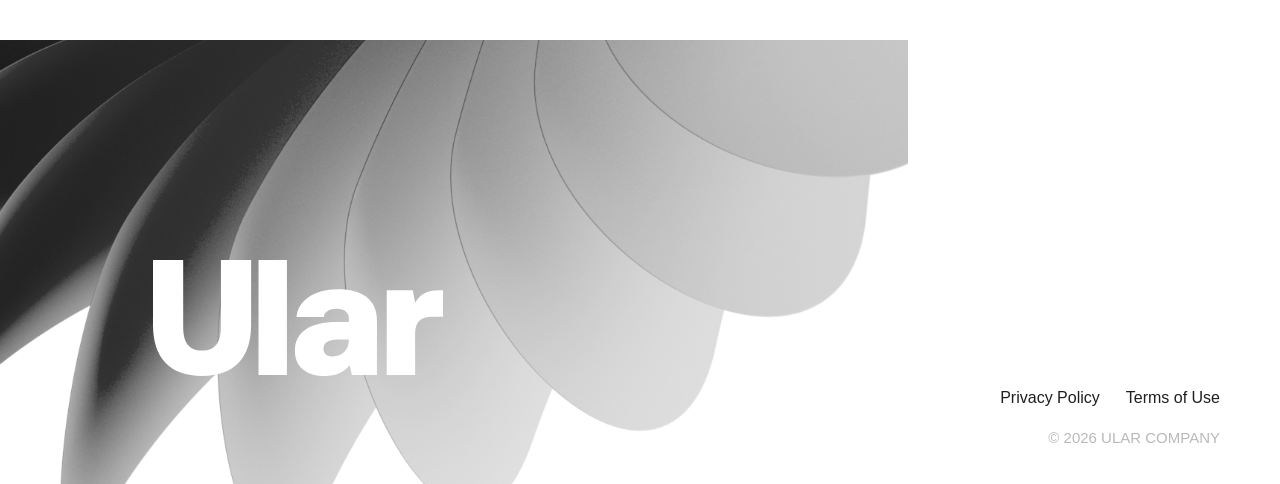
<file: home-v2/index.html>
<!doctype html>
<html lang="ru">
  <head>
    <meta charset="UTF-8" />
    <meta name="viewport" content="width=device-width, initial-scale=1.0" />
    <meta name="theme-color" content="#ffffff" />
    <title>ULAR — Энергия синергии</title>
    <link rel="stylesheet" href="./styles.css" />
    <script src="./script.js" defer></script>
  </head>
  <body>
    <main>
      <section class="hero" id="top">
        <img class="hero__image" src="./assets/ribbon.png" alt="" />
        <div class="hero__shade"></div>
        <header class="site-header">
          <a class="brand" href="#top" aria-label="ULAR">
            <img src="./assets/logo-mark-white.svg" alt="" />
            <img src="./assets/logo-white.svg" alt="ULAR" />
          </a>
          <nav class="nav" aria-label="Основная навигация">
            <a href="#about">О компании</a><a href="#timeline">Структура</a><a href="#locations">Локации</a><a href="#news">Новости</a><a href="#contacts">Контакты</a>
          </nav>
          <div class="header-actions"><button class="lang" type="button">РУ <img src="./assets/chevron-down.svg" alt="" /></button><a class="button button--light" href="#contacts">Написать нам</a></div>
        </header>
        <h1 class="hero__title">Энергия синергии</h1>
        <div class="hero__meta mono">
          <p><i></i>Промышленная и технологическая холдинговая компания</p>
          <p>Развитие навыков<br />будущего</p>
          <p>создаем инновационные решения</p>
        </div>
      </section>

      <section class="about" id="about">
        <div class="about__pin">
          <h2>Мы объединяем индустрии<br />и заряженных людей, чтобы вместе исследовать, находить и воплощать прорывные решения, укрепляя наше общее завтра</h2>
          <a class="button button--accent" href="#contacts">Связаться</a>
        </div>
        <div class="story" aria-label="Направления группы ULAR">
          <article class="story-card story-card--small">
            <h3>Воплощаем прорывные решения вместе</h3>
            <img class="story-card__portrait" src="./assets/worker.png" alt="" />
            <p>Группа ULAR объединяет важные производственные линии, логистические узлы и передовые технологии для развития</p>
          </article>
          <article class="story-card story-card--wide story-card--industry">
            <img class="story-card__cover" src="./assets/industry.png" alt="" />
            <h3>Объединяем индустрии</h3>
            <p>Группа ULAR объединяет важные производственные линии, логистические узлы и передовые технологии для развития Группа ULAR объединяет важные производственные линии, логистические узлы и передовые технологии для развития</p>
          </article>
          <article class="story-card story-card--small">
            <h3>Строим<br /><em>транспорт</em></h3>
            <img class="story-card__transport" src="./assets/transport.png" alt="" />
            <p>Группа ULAR объединяет важные производственные линии, логистические узлы и передовые технологии для развития</p>
          </article>
          <article class="story-card story-card--wide story-card--ribbon">
            <img class="story-card__cover" src="./assets/ribbon.png" alt="" />
            <div class="story-card__copy">
              <h3>Организовываем и развиваем&nbsp; логистику</h3>
              <p>Группа ULAR объединяет важные производственные линии, логистические узлы и передовые технологии<br />для развития Группа ULAR объединяет важные</p>
            </div>
            <img class="story-card__logistics" src="./assets/logistics-card.png" alt="" />
          </article>
        </div>
      </section>

      <section class="growth" id="timeline" aria-label="Ключевые показатели ULAR">
        <div class="growth__stage">
          <div class="growth__stats" data-growth-stats>
            <article><strong>07</strong><p class="mono">Key strategic divisions</p></article>
            <article><strong>45+</strong><p class="mono">Active consumer brands</p></article>
            <article><strong>12</strong><p class="mono">Countries of presence</p></article>
            <article><strong>15+</strong><p class="mono">Years of market leadership</p></article>
            <article><strong>54</strong><p class="mono">Years of market leadership</p></article>
          </div>
          <div class="growth__bars" aria-hidden="true">
            <i style="--bar-height:265px"></i><i style="--bar-height:456px"></i><i style="--bar-height:538px"></i>
            <i style="--bar-height:651px"></i><i style="--bar-height:759px"></i><i style="--bar-height:862px"></i>
          </div>
        </div>
      </section>

      <section class="divisions" id="structure" aria-label="Направления ULAR">
        <div class="divisions__backgrounds" aria-hidden="true">
          <img class="divisions__background is-active" data-division-bg-a src="./assets/divisions-logistics.png" alt="" />
          <img class="divisions__background" data-division-bg-b src="./assets/block3-auto.png" alt="" />
        </div>
        <div class="divisions__veil"></div>
        <strong class="divisions__logo">Ular</strong>
        <div class="divisions__list" role="tablist" aria-label="Дивизионы">
          <button type="button" role="tab" data-division="0">Автомобили</button>
          <button type="button" role="tab" data-division="1" class="is-active" aria-selected="true">Логистика</button>
          <button type="button" role="tab" data-division="2">Технологии</button>
          <button type="button" role="tab" data-division="3">Переработка</button>
          <button type="button" role="tab" data-division="4">Конструирование</button>
          <button type="button" role="tab" data-division="5">Розничная торговля</button>
          <button type="button" role="tab" data-division="6">Агро</button>
        </div>
        <div class="divisions__details" role="tabpanel" aria-live="polite">
          <p>Архитектура брендов Ular структурирована в соответствии с отраслевым принципом: материнская компания объединяет ключевые бизнес-области через единый подход под одним брендом. Промышленные сегменты. Архитектура брендов Ular структурирована в соответствии с отраслевым принципом: материнская компания объединяет ключевые бизнес-области через единый подход под одним брендом. Промышленные сегменты</p>
          <div class="divisions__brands"><span>Бренд</span><span>Бренд</span><span>Бренд</span></div>
        </div>
      </section>

      <section class="geo" id="locations" aria-label="География ULAR">
        <h2>Мы объединяем индустрии<br />и заряженных людей</h2>
        <article class="geo__office">
          <b>Главный офис</b>
          <p>Астана, ул. Название улицы, д.2, пом.34</p>
          <p>+5655 443 3333</p>
          <p>ular@gmail.com</p>
        </article>
        <div class="geo__metrics" aria-label="Показатели географии">
          <div><strong>6</strong><span>Регионов</span></div>
          <div><strong>20+</strong><span>Направлений</span></div>
          <div><strong>50+</strong><span>Офиисов</span></div>
        </div>
        <img class="geo__map" src="./assets/dot-map.svg" alt="Карта присутствия ULAR" />
      </section>

      <section class="news section-pad" id="news">
        <h2>Последние нововсти</h2>
        <div class="news__grid">
          <article class="news-card"><div class="news-card__meta mono"><time>24 ФЕВ 2026</time><span>Пресс-служба</span></div><div><h3>Группа УЛАР объявляет о реструктуризации металлургического дивизиона</h3><p>Консолидация активов по плавке и переработке под единым операционным менеджером для повышения прибыльности на 12% в FY26.</p></div><a href="#">Читать статью <img src="./assets/arrow.svg" alt="" /></a></article>
          <article class="news-card"><div class="news-card__meta mono"><time>18 ФЕВ 2026</time><span>технологии</span></div><div><h3>Архитектура IoT для предприятий внедрена в логистике</h3><p>Технологии УЛАР завершили внедрение автоматизированных расписаний транзита, что снизило топливные расходы примерно на 8% по всей группе.</p></div><a href="#">Читать статью <img src="./assets/arrow.svg" alt="" /></a></article>
          <article class="news-card"><div class="news-card__meta mono"><time>10 ФЕВ 2026</time><span>Агро</span></div><div><h3>Грузовые терминалы AgBalyq завершили этап расширения</h3><p>Четыре новых высокоемких зерновых силоса успешно прошли контроль качества и полностью готовы к весеннему экспорту.</p></div><a href="#">Читать статью <img src="./assets/arrow.svg" alt="" /></a></article>
        </div>
      </section>

      <section class="contact section-pad" id="contacts">
        <div class="contact__info"><h2>Свяжитесь с нами</h2><p>Группа ULAR консолидирует критически важные производственные линии, логистические узлы и передовые технологии для развития</p><div class="contact__details"><div><b class="mono">Головной офис</b><span>Бульвар Шевченко 12, Алматы, Казахстан</span></div><div><b class="mono">Запросы</b><span>+7 (727) 344-90-88</span><span>office@ulargroup.com</span></div></div></div>
        <form class="contact__form"><label><span>Имя</span><input aria-label="Имя" /></label><label><span>E-mail</span><input type="email" aria-label="E-mail" /></label><label><span>Компания</span><input aria-label="Компания" /></label><label class="message"><span>Сообщение</span><textarea aria-label="Сообщение"></textarea></label><button class="button button--accent" type="submit">Отправить</button></form>
      </section>

      <footer class="footer">
        <img class="footer__ribbon" src="./assets/ribbon.png" alt="" />
        <img class="footer__logo" src="./assets/logo-footer.svg" alt="ULAR" />
        <div class="footer__links"><a href="#">Privacy Policy</a><a href="#">Terms of Use</a><span>© 2026 ULAR COMPANY</span></div>
      </footer>
    </main>
  </body>
</html>
</file>
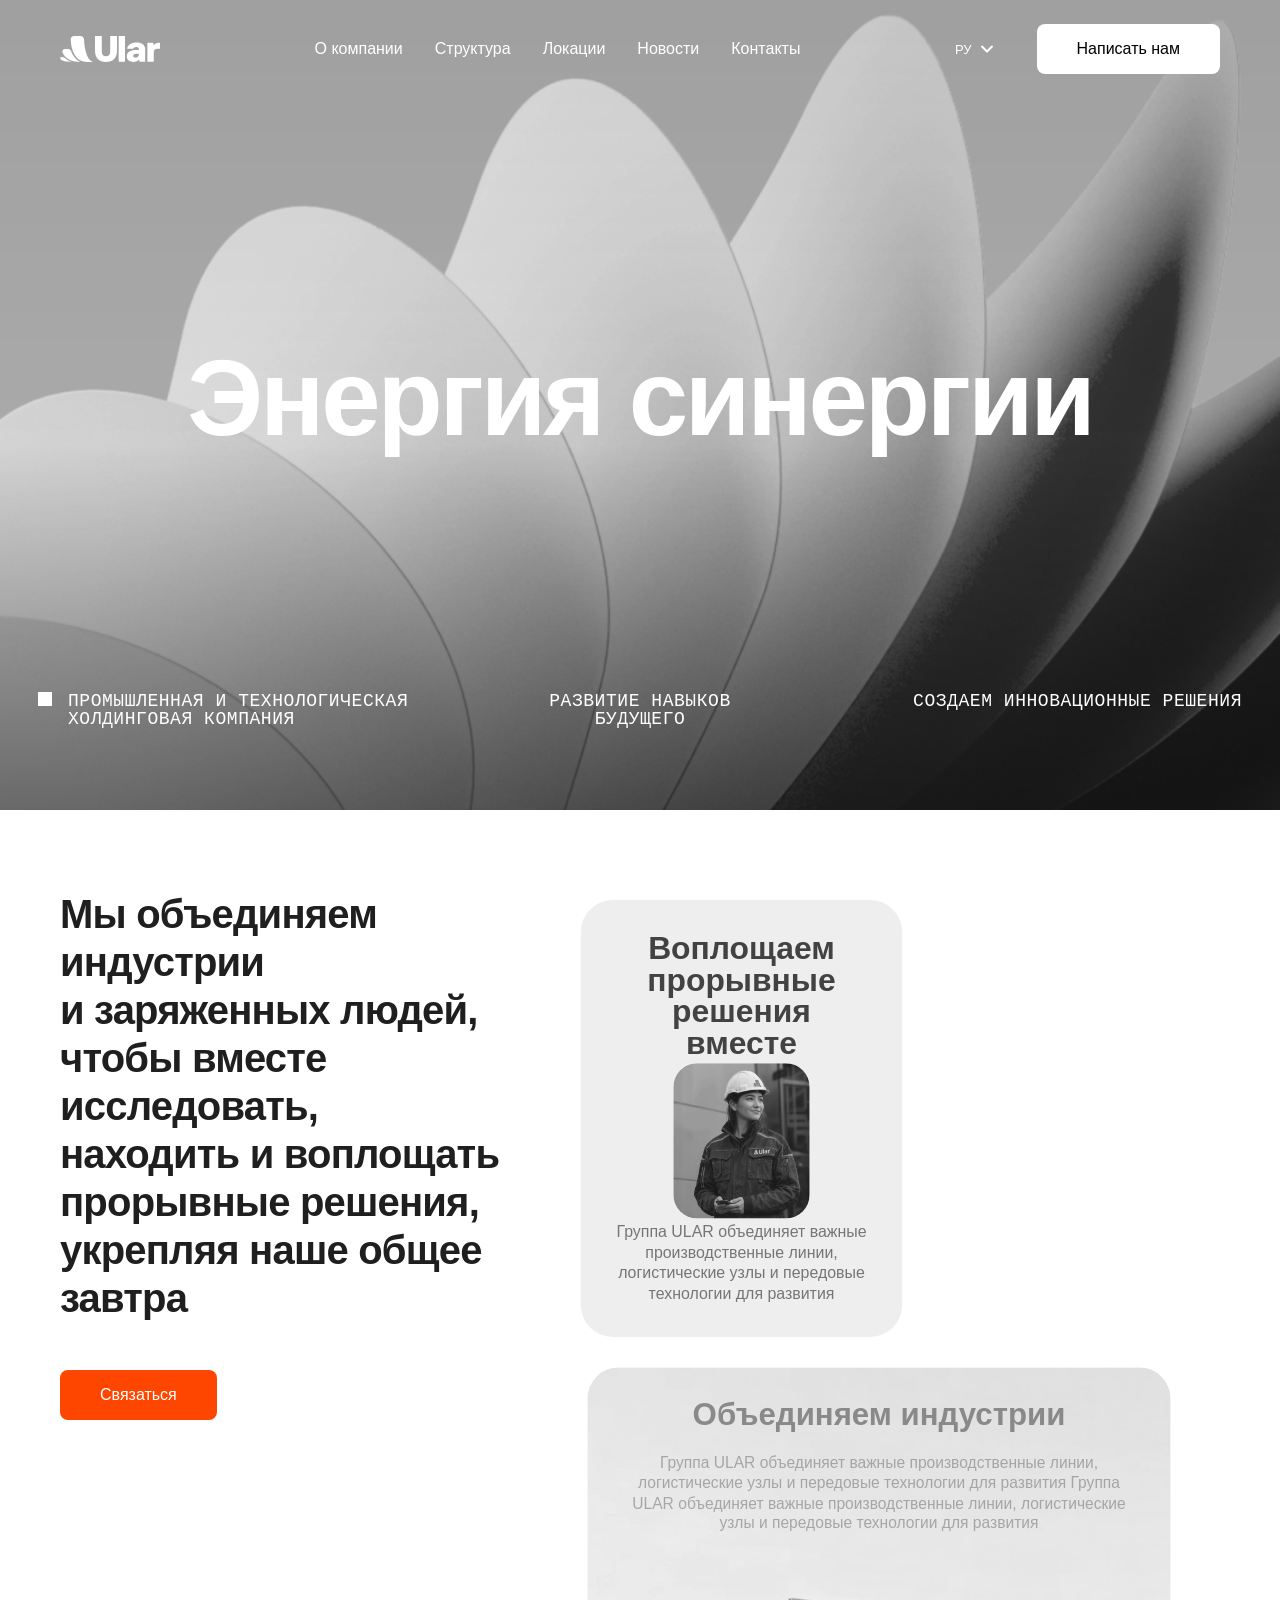
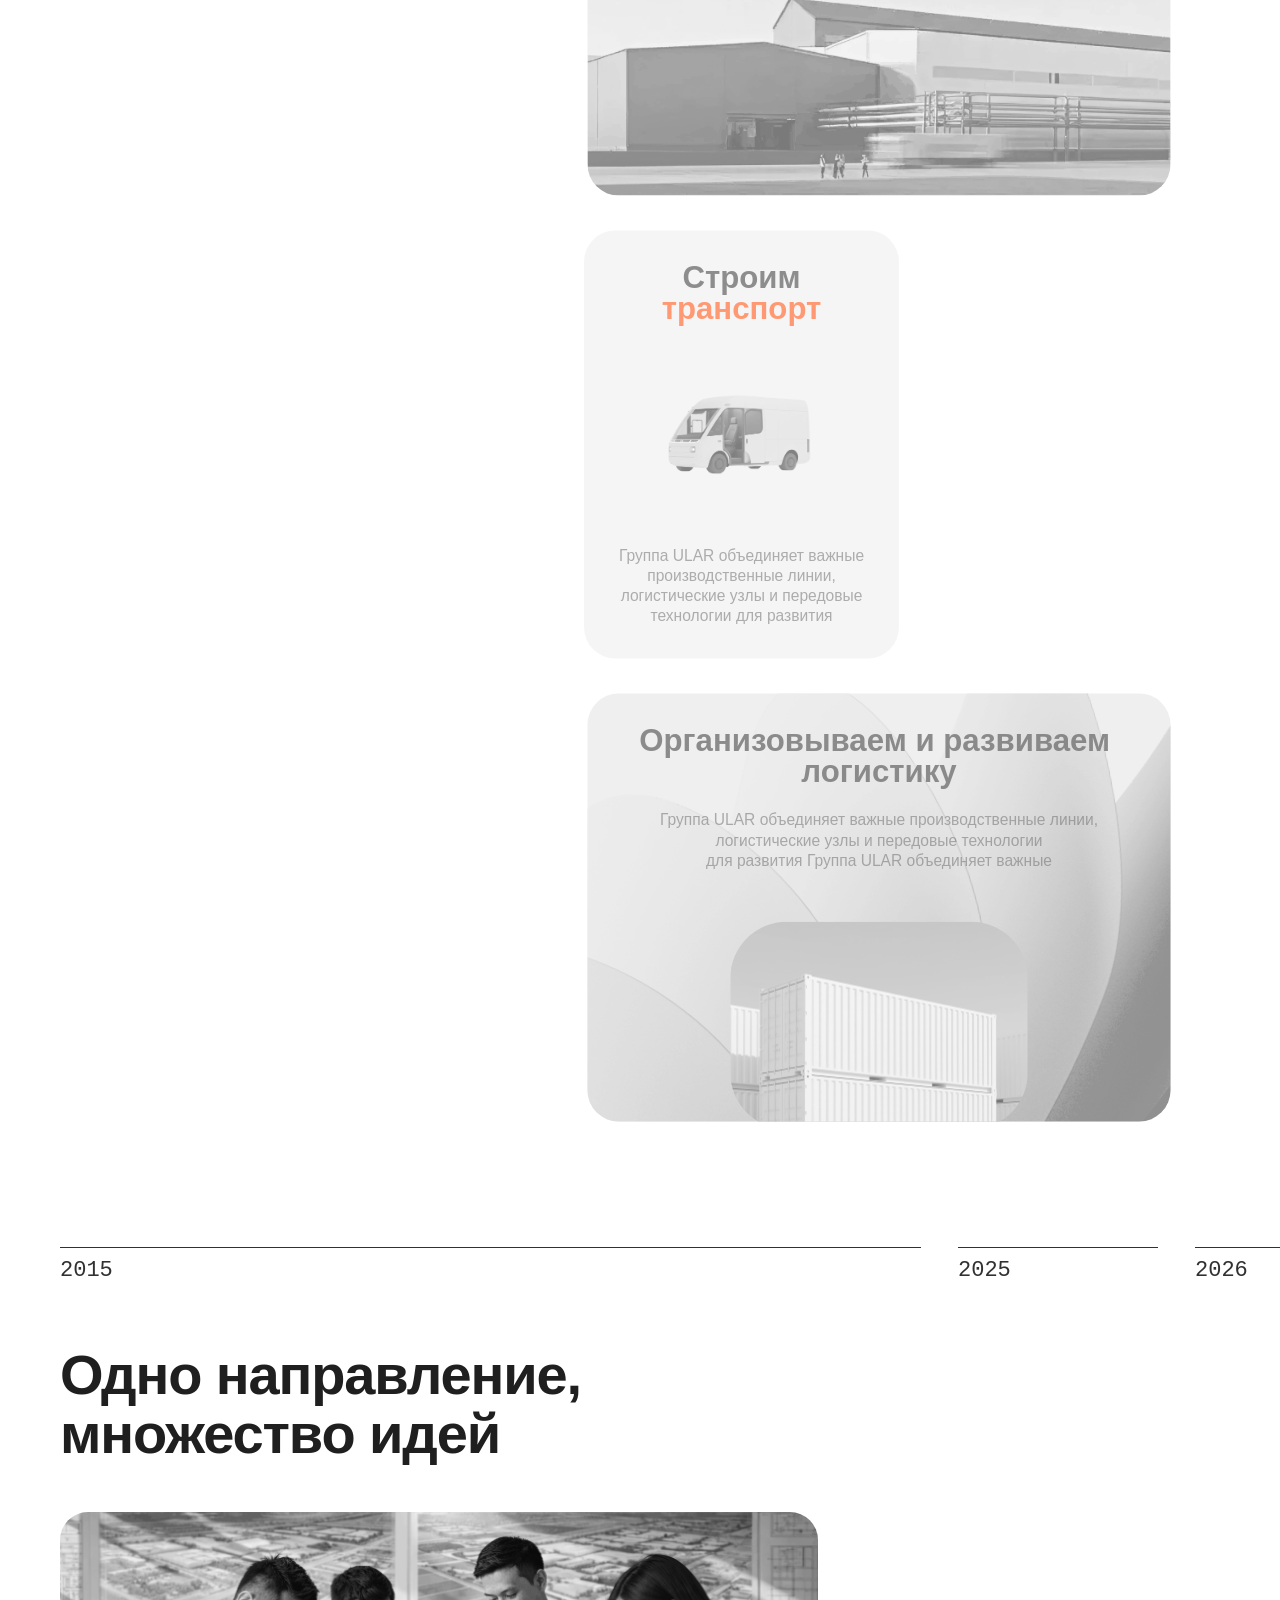
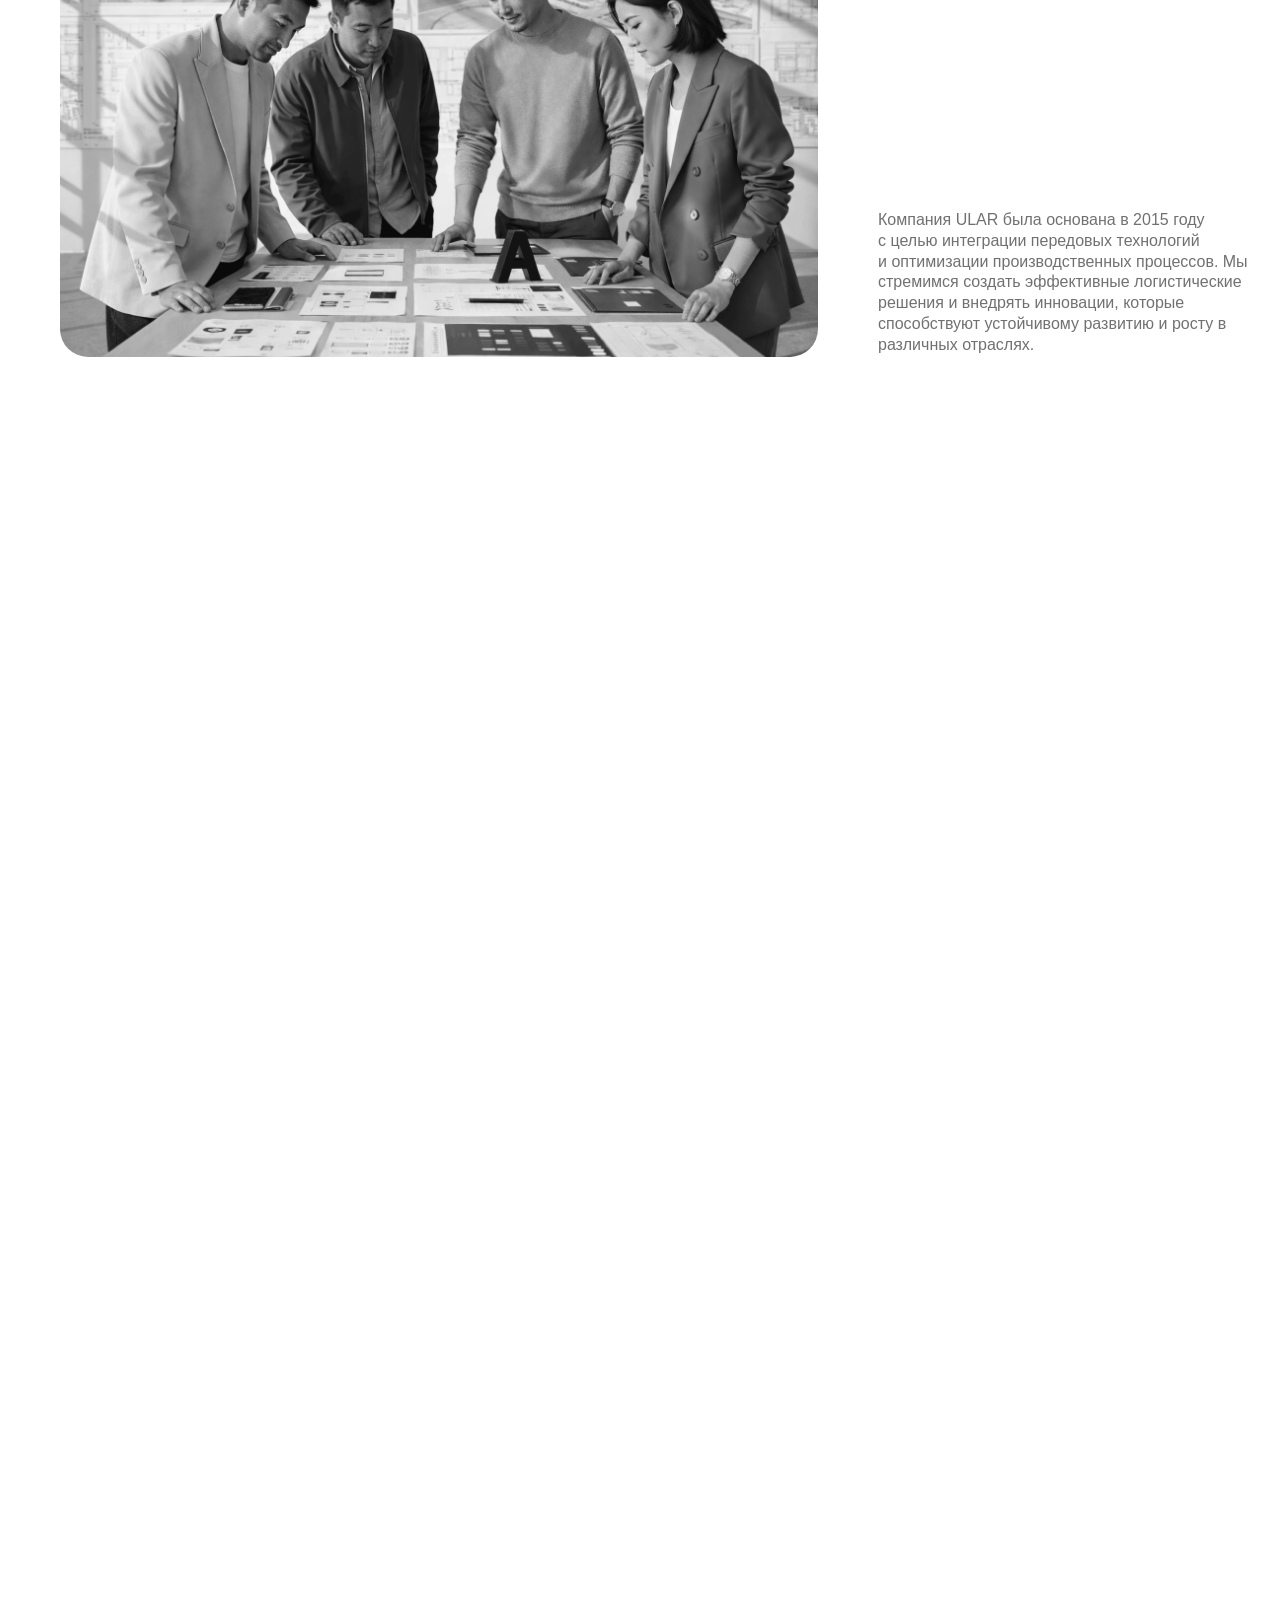
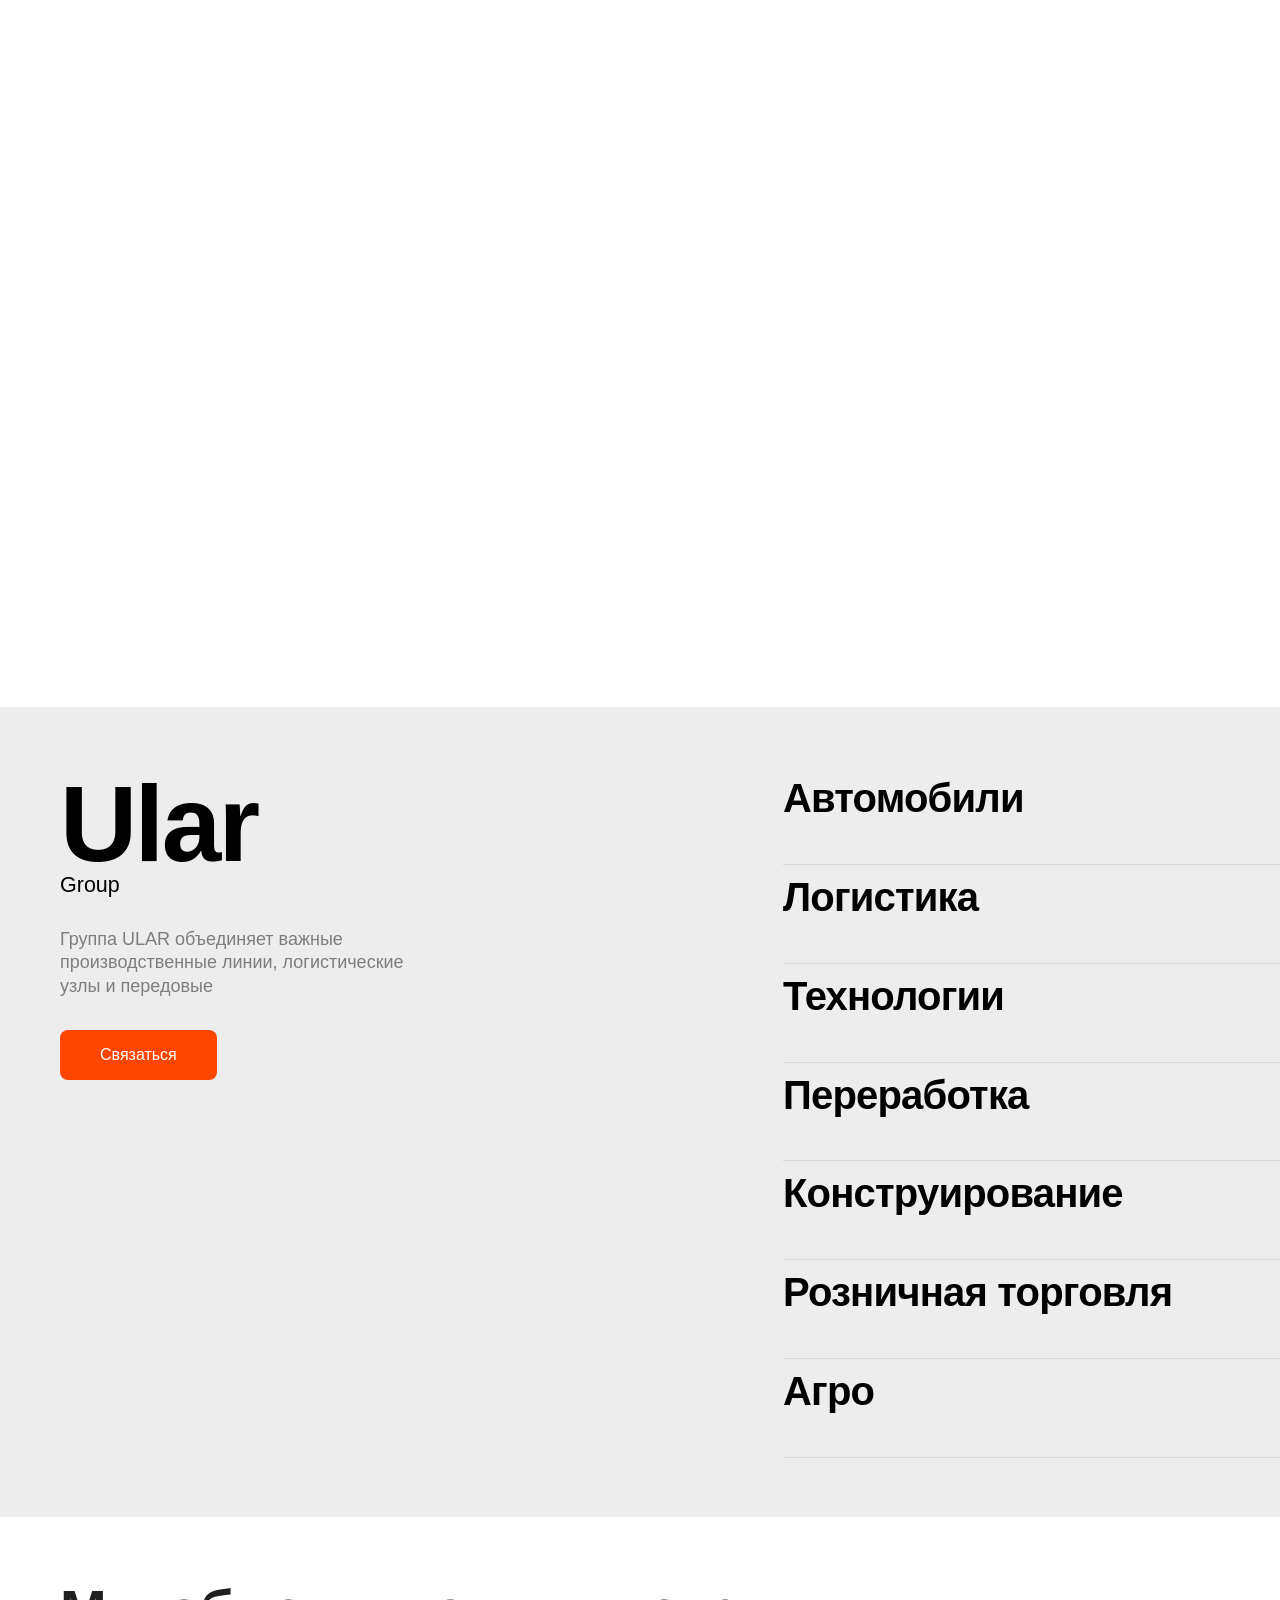
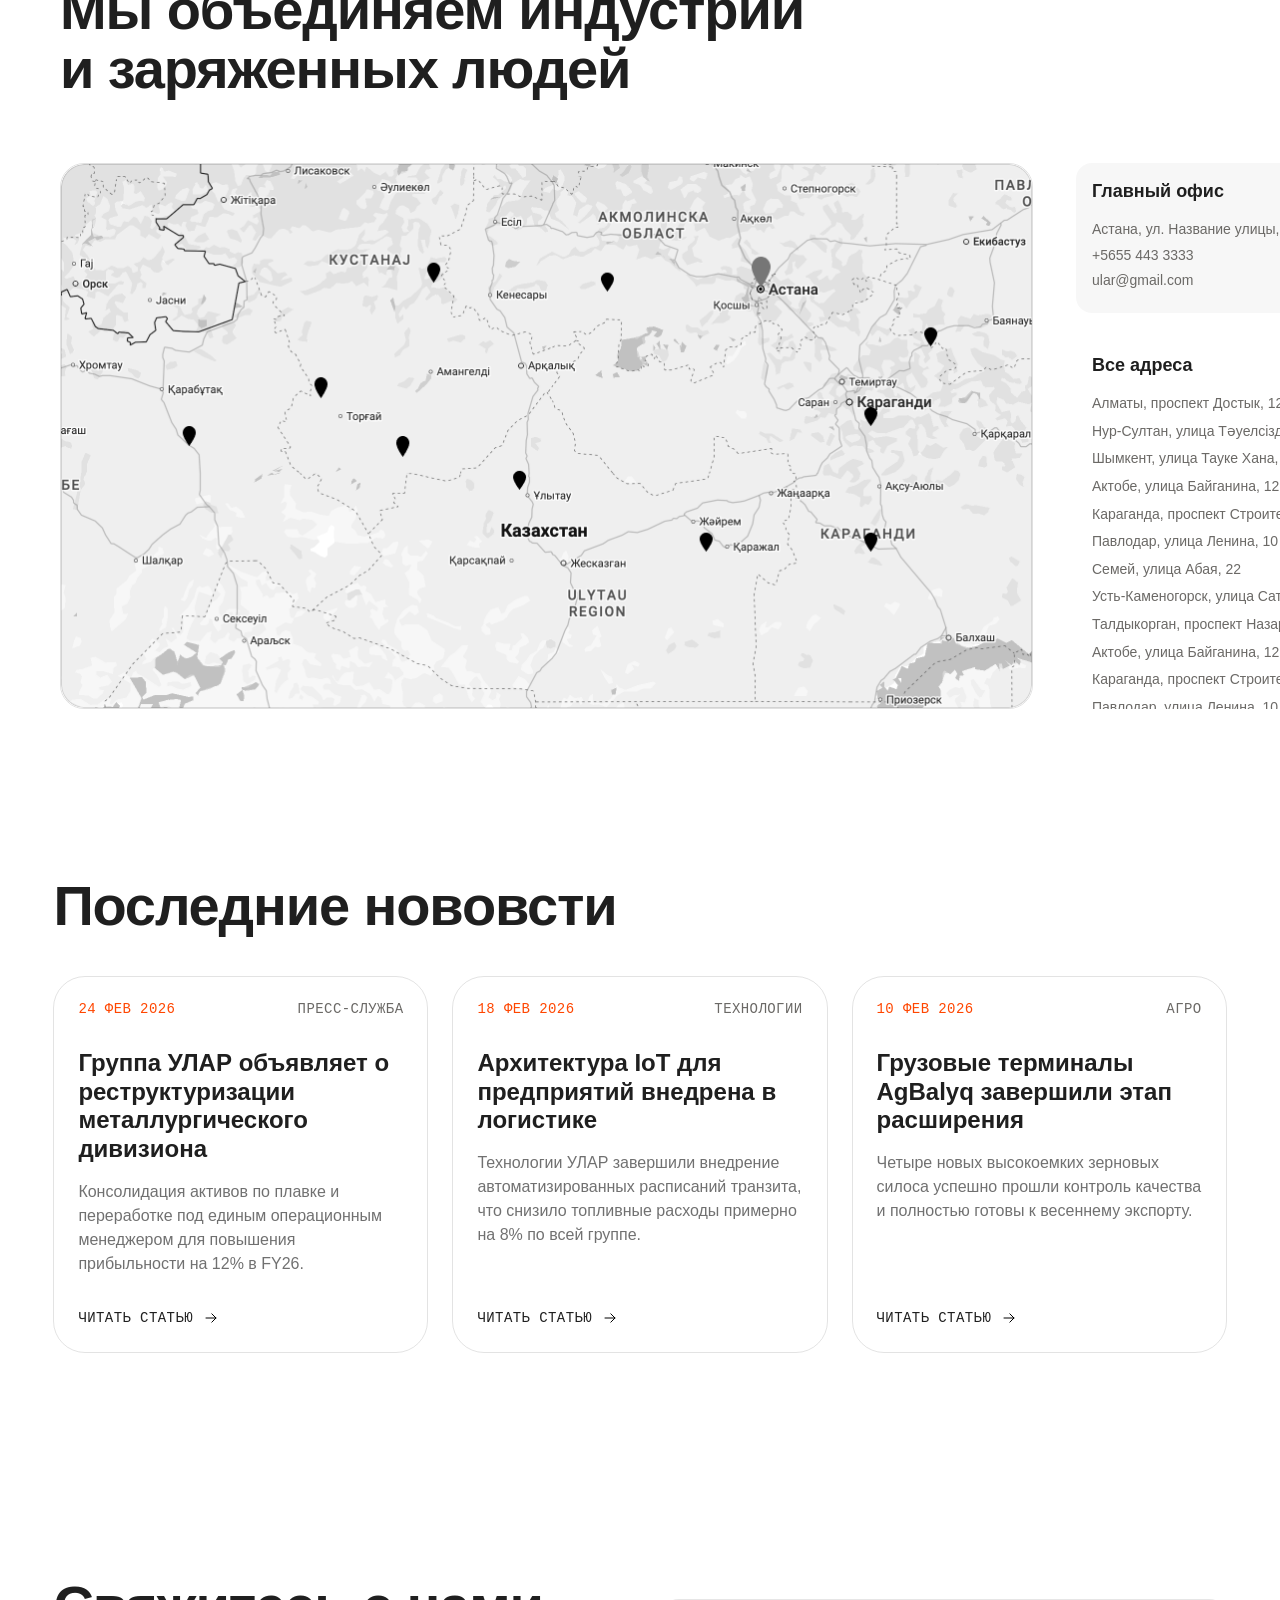
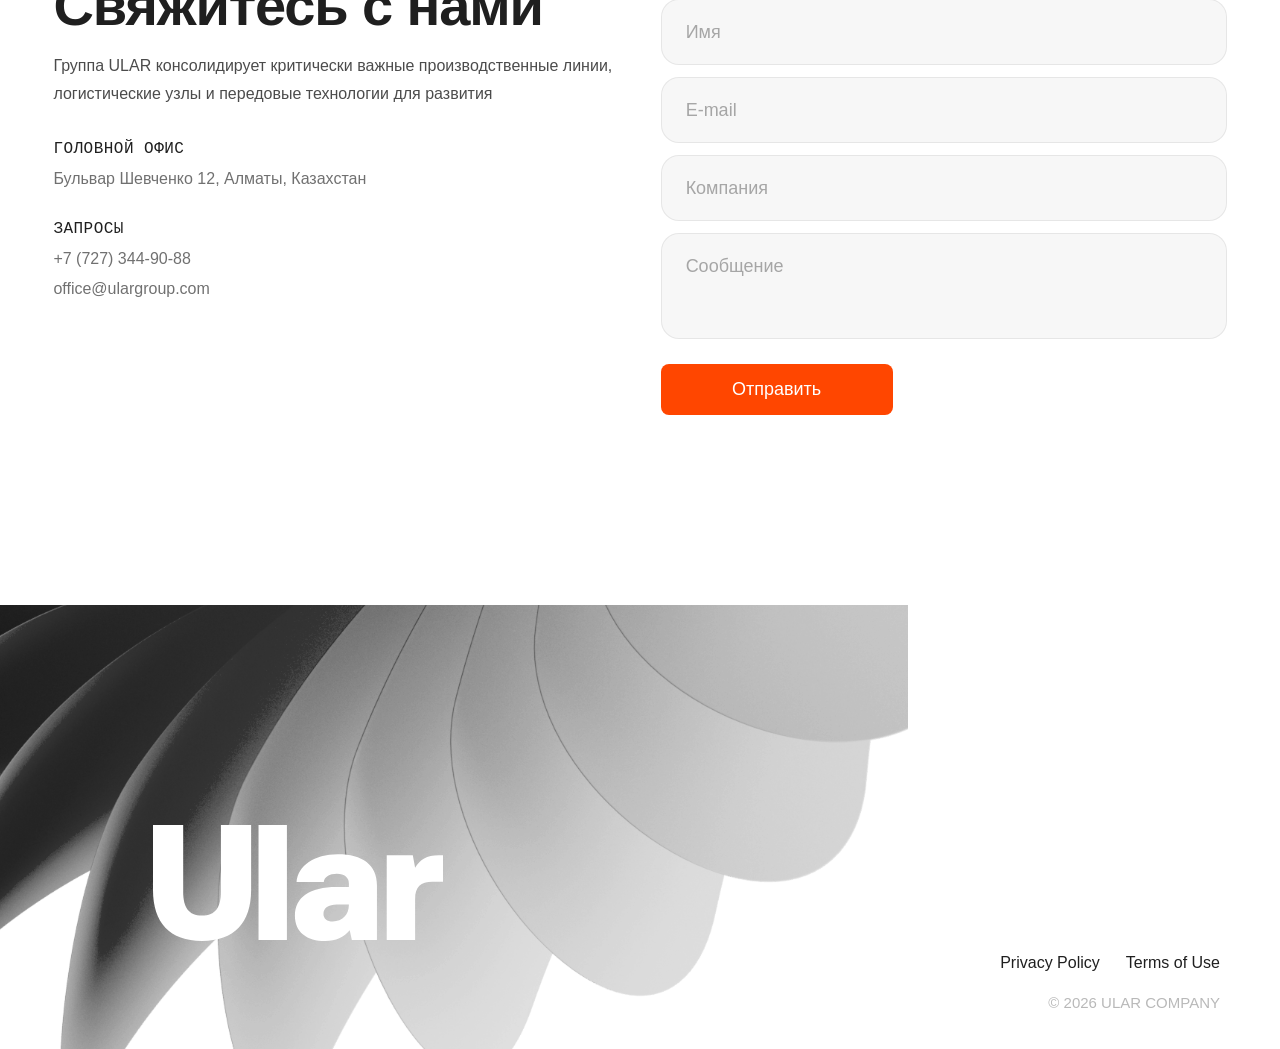
<file: home-v3/index.html>
<!doctype html>
<html lang="ru">
  <head>
    <meta charset="UTF-8" />
    <meta name="viewport" content="width=device-width, initial-scale=1.0" />
    <meta name="theme-color" content="#ffffff" />
    <title>ULAR — Энергия синергии</title>
    <link rel="stylesheet" href="./styles.css" />
    <script src="./script.js" defer></script>
  </head>
  <body>
    <main>
      <section class="hero" id="top">
        <img class="hero__image" src="./assets/ribbon.png" alt="" />
        <div class="hero__shade"></div>
        <header class="site-header">
          <a class="brand" href="#top" aria-label="ULAR">
            <img src="./assets/logo-mark-white.svg" alt="" />
            <img src="./assets/logo-white.svg" alt="ULAR" />
          </a>
          <nav class="nav" aria-label="Основная навигация">
            <a href="#about">О компании</a><a href="#timeline">Структура</a><a href="#locations">Локации</a><a href="#news">Новости</a><a href="#contacts">Контакты</a>
          </nav>
          <div class="header-actions"><button class="lang" type="button">РУ <img src="./assets/chevron-down.svg" alt="" /></button><a class="button button--light" href="#contacts">Написать нам</a></div>
        </header>
        <h1 class="hero__title">Энергия синергии</h1>
        <div class="hero__meta mono">
          <p><i></i>Промышленная и технологическая холдинговая компания</p>
          <p>Развитие навыков<br />будущего</p>
          <p>создаем инновационные решения</p>
        </div>
      </section>

      <section class="about" id="about">
        <div class="about__pin">
          <h2>Мы объединяем индустрии<br />и заряженных людей, чтобы вместе исследовать, находить и воплощать прорывные решения, укрепляя наше общее завтра</h2>
          <a class="button button--accent" href="#contacts">Связаться</a>
        </div>
        <div class="story" aria-label="Направления группы ULAR">
          <article class="story-card story-card--small">
            <h3>Воплощаем прорывные решения вместе</h3>
            <img class="story-card__portrait" src="./assets/worker.png" alt="" />
            <p>Группа ULAR объединяет важные производственные линии, логистические узлы и передовые технологии для развития</p>
          </article>
          <article class="story-card story-card--wide story-card--industry">
            <img class="story-card__cover" src="./assets/industry.png" alt="" />
            <h3>Объединяем индустрии</h3>
            <p>Группа ULAR объединяет важные производственные линии, логистические узлы и передовые технологии для развития Группа ULAR объединяет важные производственные линии, логистические узлы и передовые технологии для развития</p>
          </article>
          <article class="story-card story-card--small">
            <h3>Строим<br /><em>транспорт</em></h3>
            <img class="story-card__transport" src="./assets/transport.png" alt="" />
            <p>Группа ULAR объединяет важные производственные линии, логистические узлы и передовые технологии для развития</p>
          </article>
          <article class="story-card story-card--wide story-card--ribbon">
            <img class="story-card__cover" src="./assets/ribbon.png" alt="" />
            <div class="story-card__copy">
              <h3>Организовываем и развиваем&nbsp; логистику</h3>
              <p>Группа ULAR объединяет важные производственные линии, логистические узлы и передовые технологии<br />для развития Группа ULAR объединяет важные</p>
            </div>
            <img class="story-card__logistics" src="./assets/logistics-card.png" alt="" />
          </article>
        </div>
      </section>

      <section class="timeline-v3" id="timeline" aria-label="История ULAR">
        <div class="timeline-v3__stage">
          <div class="timeline-v3__pagination" role="tablist" aria-label="Этапы развития">
            <button type="button" role="tab" data-timeline-tab="0" class="is-active" aria-selected="true"><i></i><span>2015</span></button>
            <button type="button" role="tab" data-timeline-tab="1"><i></i><span>2025</span></button>
            <button type="button" role="tab" data-timeline-tab="2"><i></i><span>2026</span></button>
          </div>
          <div class="timeline-v3__viewport">
            <article class="timeline-v3__panel is-active" data-timeline-panel="0">
              <h2>Одно направление,<br />множество идей</h2>
              <img src="./assets/timeline-2015.png" alt="Команда ULAR за рабочим столом" />
              <p>Компания ULAR была основана в 2015 году<br />с целью интеграции передовых технологий<br />и оптимизации производственных процессов. Мы стремимся создать эффективные логистические решения и внедрять инновации, которые способствуют устойчивому развитию и росту в различных отраслях.</p>
            </article>
            <article class="timeline-v3__panel" data-timeline-panel="1">
              <h2>Создание системы</h2>
              <img src="./assets/timeline-2025.png" alt="Производственный процесс ULAR" />
              <div class="timeline-v3__stats"><span><b>9</b><small>Месяцев интенсивной работы</small></span><span><b>20+</b><small>Интервью</small></span><span><b>300+</b><small>часов глубокой аналитики</small></span></div>
              <p>С момента своего основания в 2015 году, компания ULAR активно развивает ключевые направления, включая интеграцию современных технологий и оптимизацию производственных процессов. Мы нацелены на создание эффективных логистических решений и внедрение инноваций, способствующих устойчивому развитию и росту в различных секторах экономики.</p>
            </article>
            <article class="timeline-v3__panel" data-timeline-panel="2">
              <h2>Новый этап в развитии</h2>
              <img src="./assets/timeline-2025.png" alt="Новый этап развития ULAR" />
              <p>С момента своего основания в 2015 году, компания ULAR активно развивает ключевые направления, включая интеграцию современных технологий и оптимизацию производственных процессов. Мы нацелены на создание эффективных логистических решений и внедрение инноваций, способствующих устойчивому развитию и росту в различных секторах экономики.</p>
            </article>
          </div>
        </div>
      </section>

      <section class="accordion-v3" id="structure" aria-label="Дивизионы ULAR">
        <div class="accordion-v3__intro">
          <div><strong>Ular</strong><span>Group</span></div>
          <p>Группа ULAR объединяет важные производственные линии, логистические узлы и передовые</p>
          <a class="button button--accent" href="#contacts">Связаться</a>
        </div>
        <img class="accordion-v3__image" data-accordion-image src="./assets/division-auto.png" alt="" hidden />
        <div class="accordion-v3__list">
          <article data-accordion-item="0"><button type="button" aria-expanded="false"><span>Автомобили</span><img src="./assets/chevron-accordion.svg" alt="" /></button><div class="accordion-v3__panel"><p>Группа ULAR объединяет важные производственные линии, логистические узлы и передовые</p><div><span>Бренд</span><span>Бренд</span></div></div></article>
          <article data-accordion-item="1"><button type="button" aria-expanded="false"><span>Логистика</span><img src="./assets/chevron-accordion.svg" alt="" /></button><div class="accordion-v3__panel"><p>Группа ULAR объединяет важные производственные линии, логистические узлы и передовые</p><div><span>Бренд</span><span>Бренд</span></div></div></article>
          <article data-accordion-item="2"><button type="button" aria-expanded="false"><span>Технологии</span><img src="./assets/chevron-accordion.svg" alt="" /></button><div class="accordion-v3__panel"><p>Группа ULAR объединяет важные производственные линии, логистические узлы и передовые</p><div><span>Бренд</span><span>Бренд</span></div></div></article>
          <article data-accordion-item="3"><button type="button" aria-expanded="false"><span>Переработка</span><img src="./assets/chevron-accordion.svg" alt="" /></button><div class="accordion-v3__panel"><p>Группа ULAR объединяет важные производственные линии, логистические узлы и передовые</p><div><span>Бренд</span><span>Бренд</span></div></div></article>
          <article data-accordion-item="4"><button type="button" aria-expanded="false"><span>Конструирование</span><img src="./assets/chevron-accordion.svg" alt="" /></button><div class="accordion-v3__panel"><p>Группа ULAR объединяет важные производственные линии, логистические узлы и передовые</p><div><span>Бренд</span><span>Бренд</span></div></div></article>
          <article data-accordion-item="5"><button type="button" aria-expanded="false"><span>Розничная торговля</span><img src="./assets/chevron-accordion.svg" alt="" /></button><div class="accordion-v3__panel"><p>Группа ULAR объединяет важные производственные линии, логистические узлы и передовые</p><div><span>Бренд</span><span>Бренд</span></div></div></article>
          <article data-accordion-item="6"><button type="button" aria-expanded="false"><span>Агро</span><img src="./assets/chevron-accordion.svg" alt="" /></button><div class="accordion-v3__panel"><p>Группа ULAR объединяет важные производственные линии, логистические узлы и передовые</p><div><span>Бренд</span><span>Бренд</span></div></div></article>
        </div>
      </section>

      <section class="map-v3" id="locations" aria-label="География ULAR">
        <h2>Мы объединяем индустрии<br />и заряженных людей</h2>
        <img class="map-v3__image" src="./assets/map-static.png" alt="Карта присутствия ULAR" />
        <aside class="map-v3__addresses">
          <article><b>Главный офис</b><p>Астана, ул. Название улицы, д.2, пом.34</p><p>+5655 443 3333</p><p>ular@gmail.com</p></article>
          <div><b>Все адреса</b><p>Алматы, проспект Достык, 123</p><p>Нур-Султан, улица Тәуелсіздік, 45</p><p>Шымкент, улица Тауке Хана, 30</p><p>Актобе, улица Байганина, 12</p><p>Караганда, проспект Строителей, 78</p><p>Павлодар, улица Ленина, 10</p><p>Семей, улица Абая, 22</p><p>Усть-Каменогорск, улица Сатпаева, 5</p><p>Талдыкорган, проспект Назарбаева, 67</p><p>Актобе, улица Байганина, 12</p><p>Караганда, проспект Строителей, 78</p><p>Павлодар, улица Ленина, 10</p></div>
        </aside>
      </section>

      <section class="news section-pad" id="news">
        <h2>Последние нововсти</h2>
        <div class="news__grid">
          <article class="news-card"><div class="news-card__meta mono"><time>24 ФЕВ 2026</time><span>Пресс-служба</span></div><div><h3>Группа УЛАР объявляет о реструктуризации металлургического дивизиона</h3><p>Консолидация активов по плавке и переработке под единым операционным менеджером для повышения прибыльности на 12% в FY26.</p></div><a href="#">Читать статью <img src="./assets/arrow.svg" alt="" /></a></article>
          <article class="news-card"><div class="news-card__meta mono"><time>18 ФЕВ 2026</time><span>технологии</span></div><div><h3>Архитектура IoT для предприятий внедрена в логистике</h3><p>Технологии УЛАР завершили внедрение автоматизированных расписаний транзита, что снизило топливные расходы примерно на 8% по всей группе.</p></div><a href="#">Читать статью <img src="./assets/arrow.svg" alt="" /></a></article>
          <article class="news-card"><div class="news-card__meta mono"><time>10 ФЕВ 2026</time><span>Агро</span></div><div><h3>Грузовые терминалы AgBalyq завершили этап расширения</h3><p>Четыре новых высокоемких зерновых силоса успешно прошли контроль качества и полностью готовы к весеннему экспорту.</p></div><a href="#">Читать статью <img src="./assets/arrow.svg" alt="" /></a></article>
        </div>
      </section>

      <section class="contact section-pad" id="contacts">
        <div class="contact__info"><h2>Свяжитесь с нами</h2><p>Группа ULAR консолидирует критически важные производственные линии, логистические узлы и передовые технологии для развития</p><div class="contact__details"><div><b class="mono">Головной офис</b><span>Бульвар Шевченко 12, Алматы, Казахстан</span></div><div><b class="mono">Запросы</b><span>+7 (727) 344-90-88</span><span>office@ulargroup.com</span></div></div></div>
        <form class="contact__form"><label><span>Имя</span><input aria-label="Имя" /></label><label><span>E-mail</span><input type="email" aria-label="E-mail" /></label><label><span>Компания</span><input aria-label="Компания" /></label><label class="message"><span>Сообщение</span><textarea aria-label="Сообщение"></textarea></label><button class="button button--accent" type="submit">Отправить</button></form>
      </section>

      <footer class="footer">
        <img class="footer__ribbon" src="./assets/ribbon.png" alt="" />
        <img class="footer__logo" src="./assets/logo-footer.svg" alt="ULAR" />
        <div class="footer__links"><a href="#">Privacy Policy</a><a href="#">Terms of Use</a><span>© 2026 ULAR COMPANY</span></div>
      </footer>
    </main>
  </body>
</html>
</file>
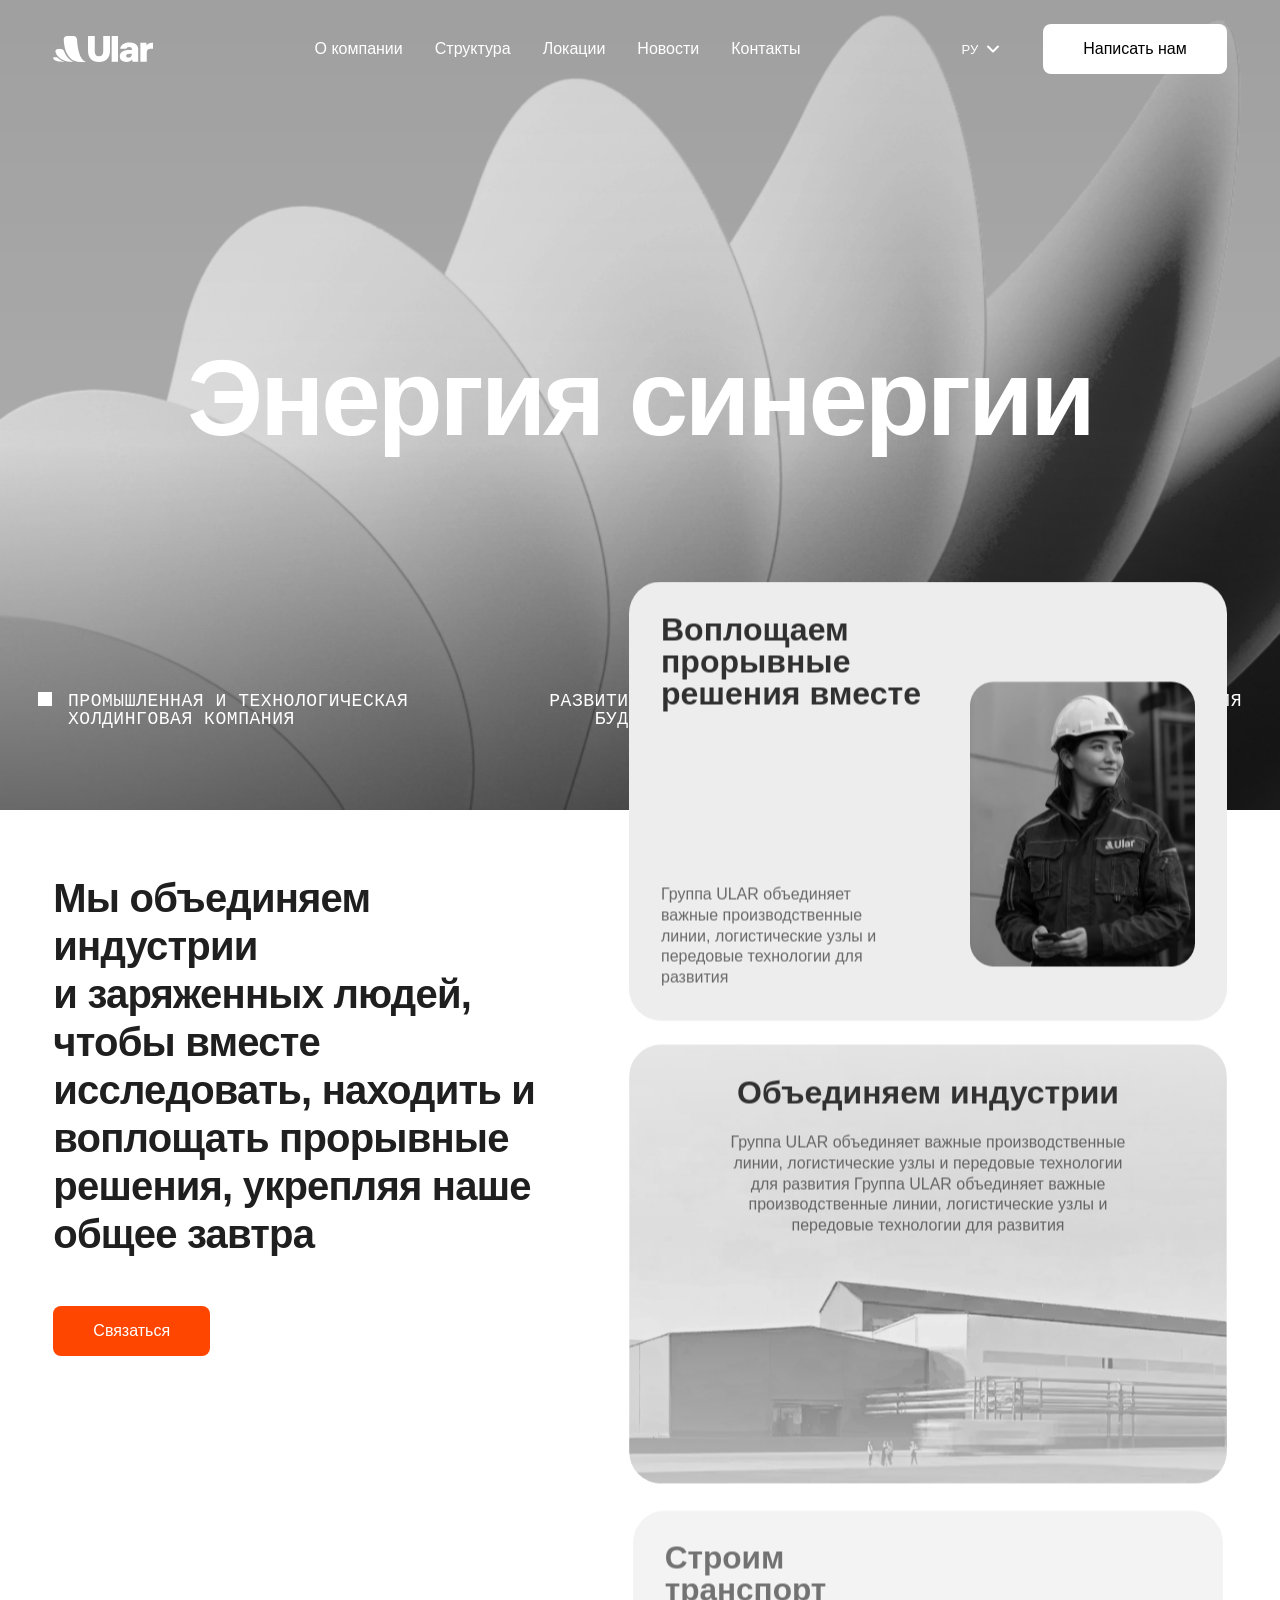
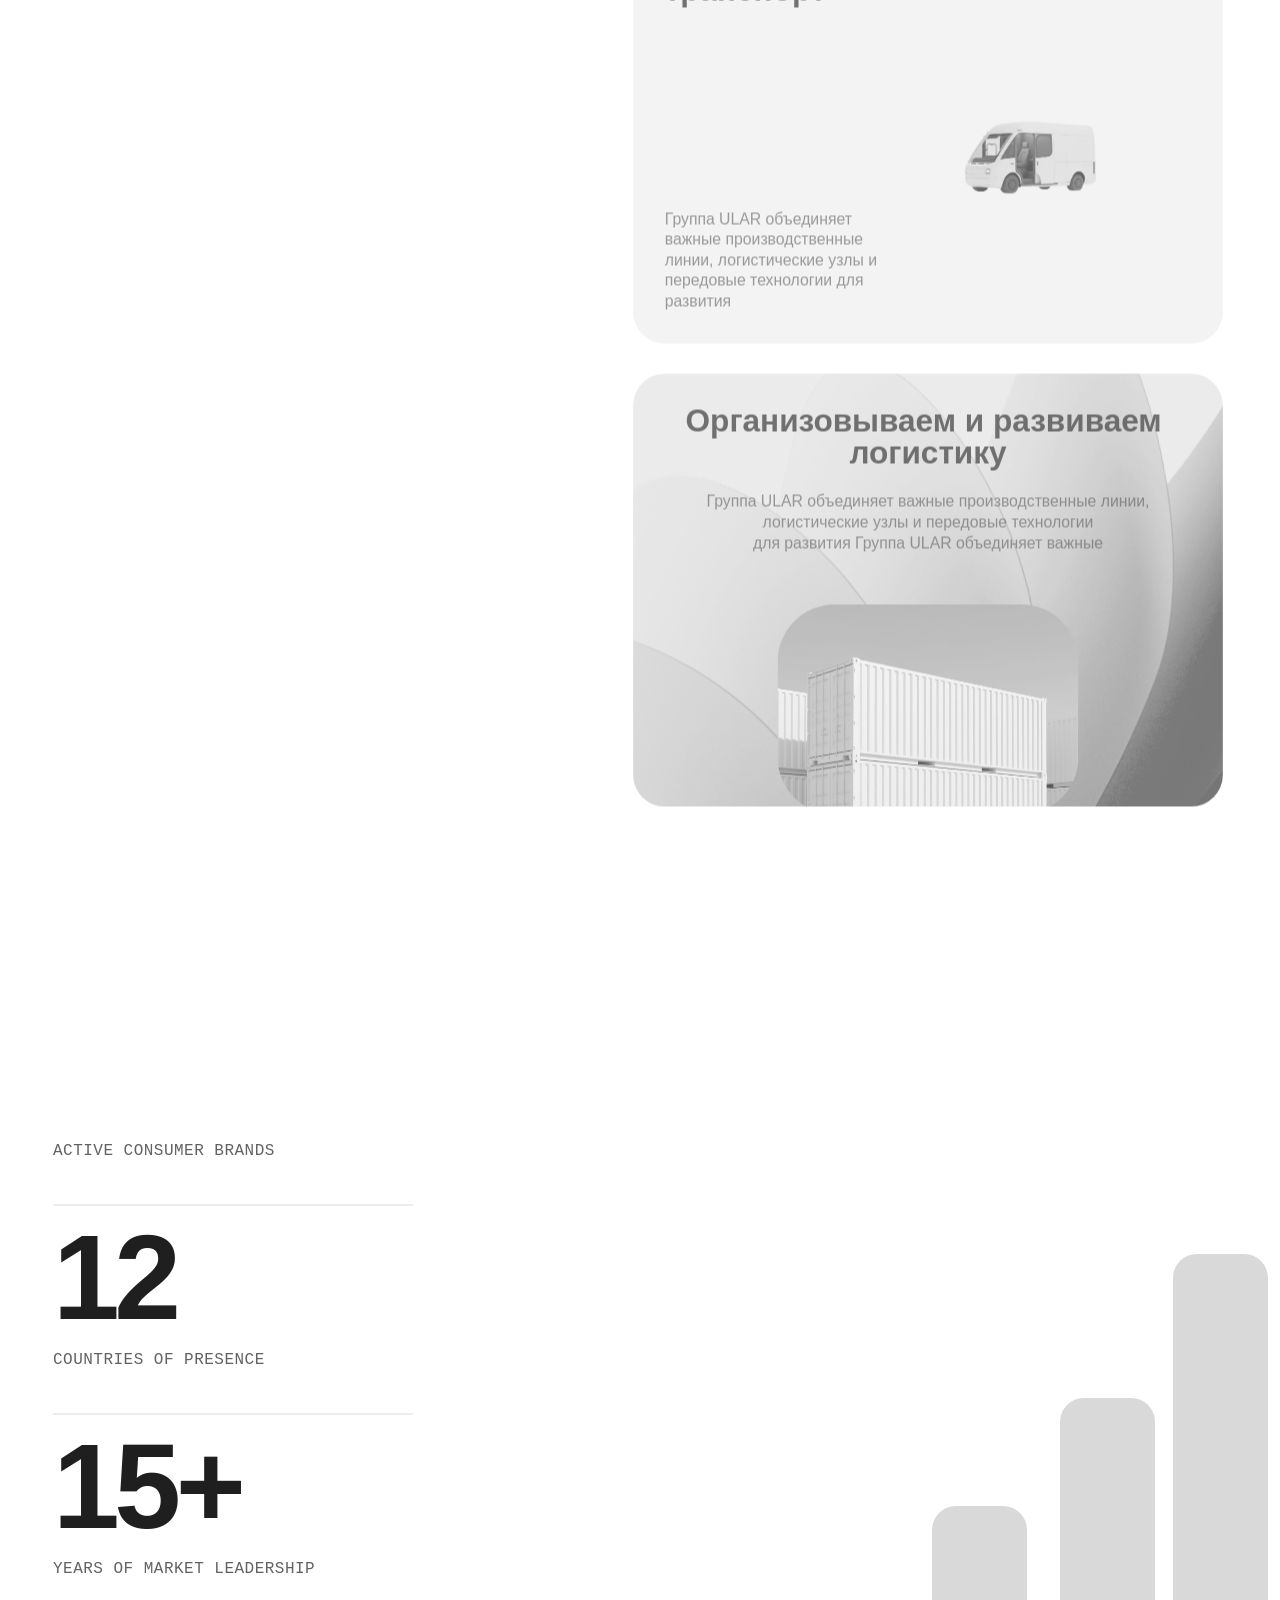
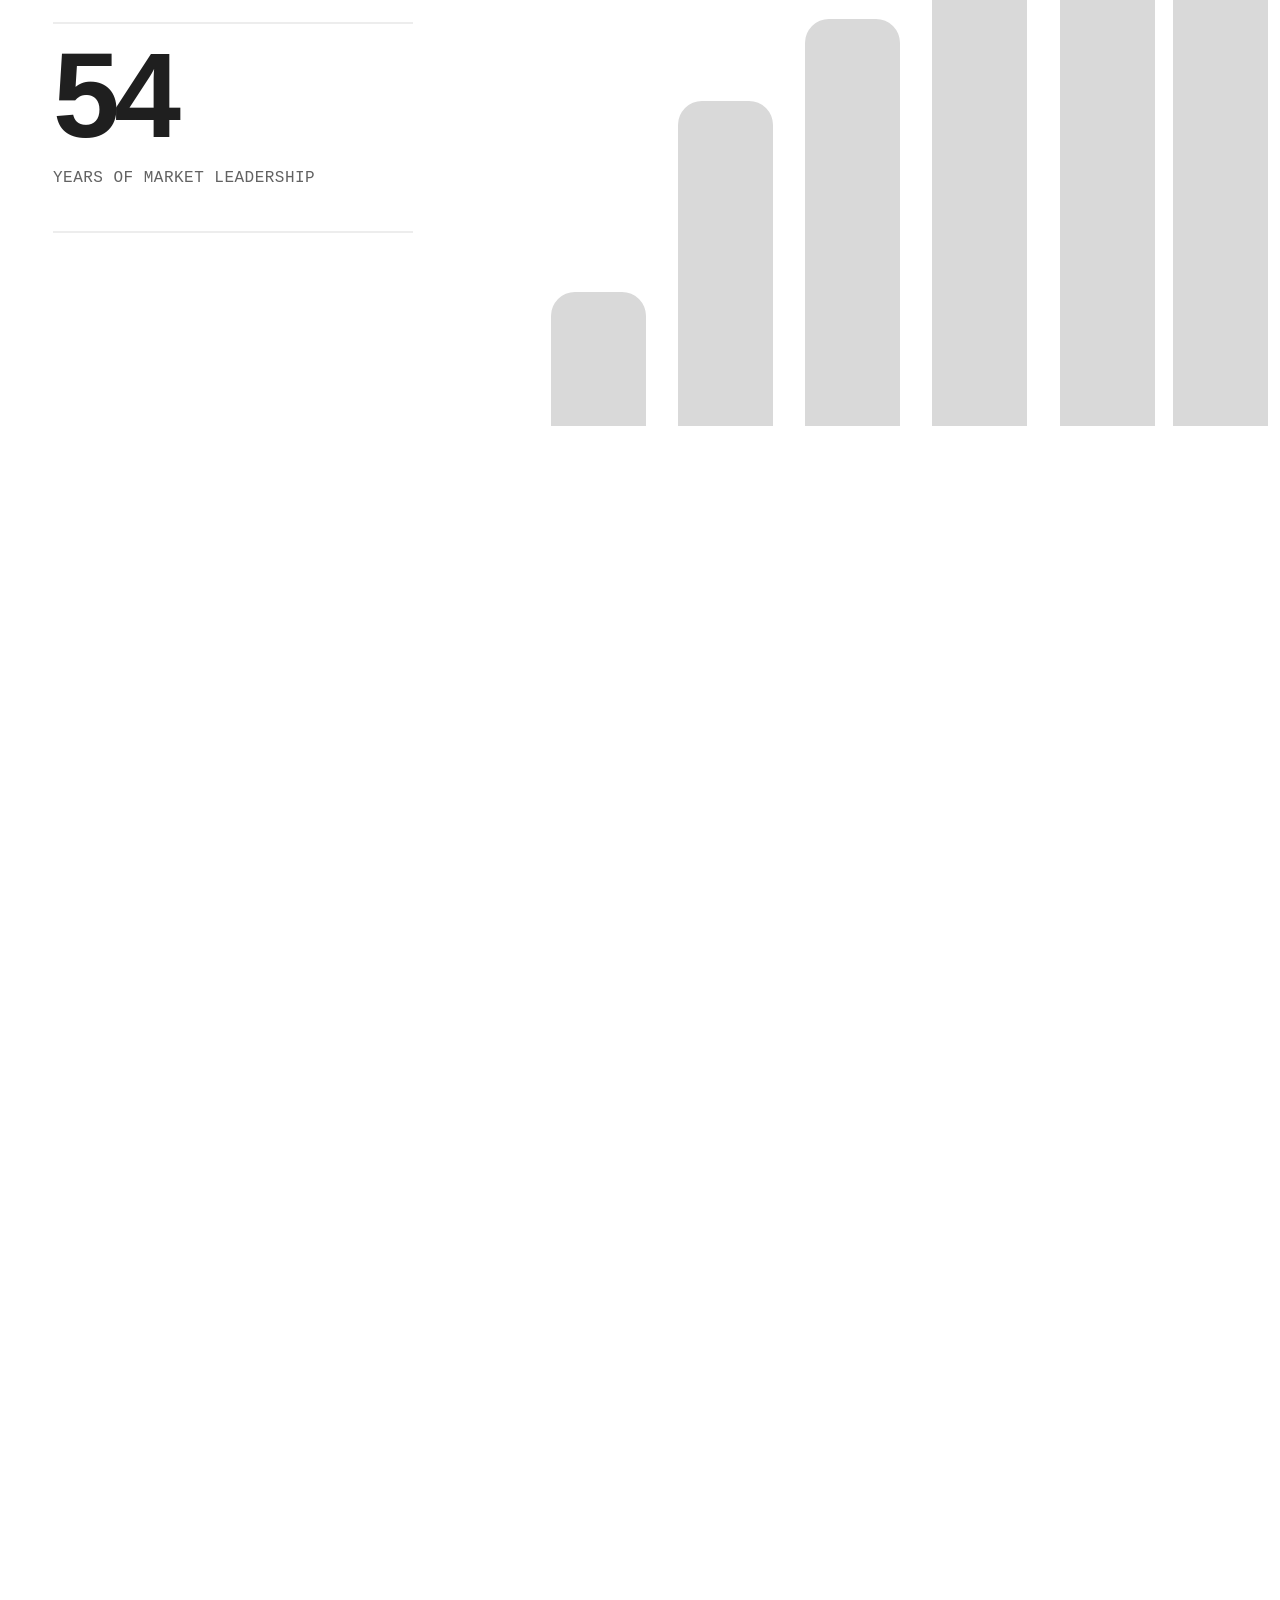
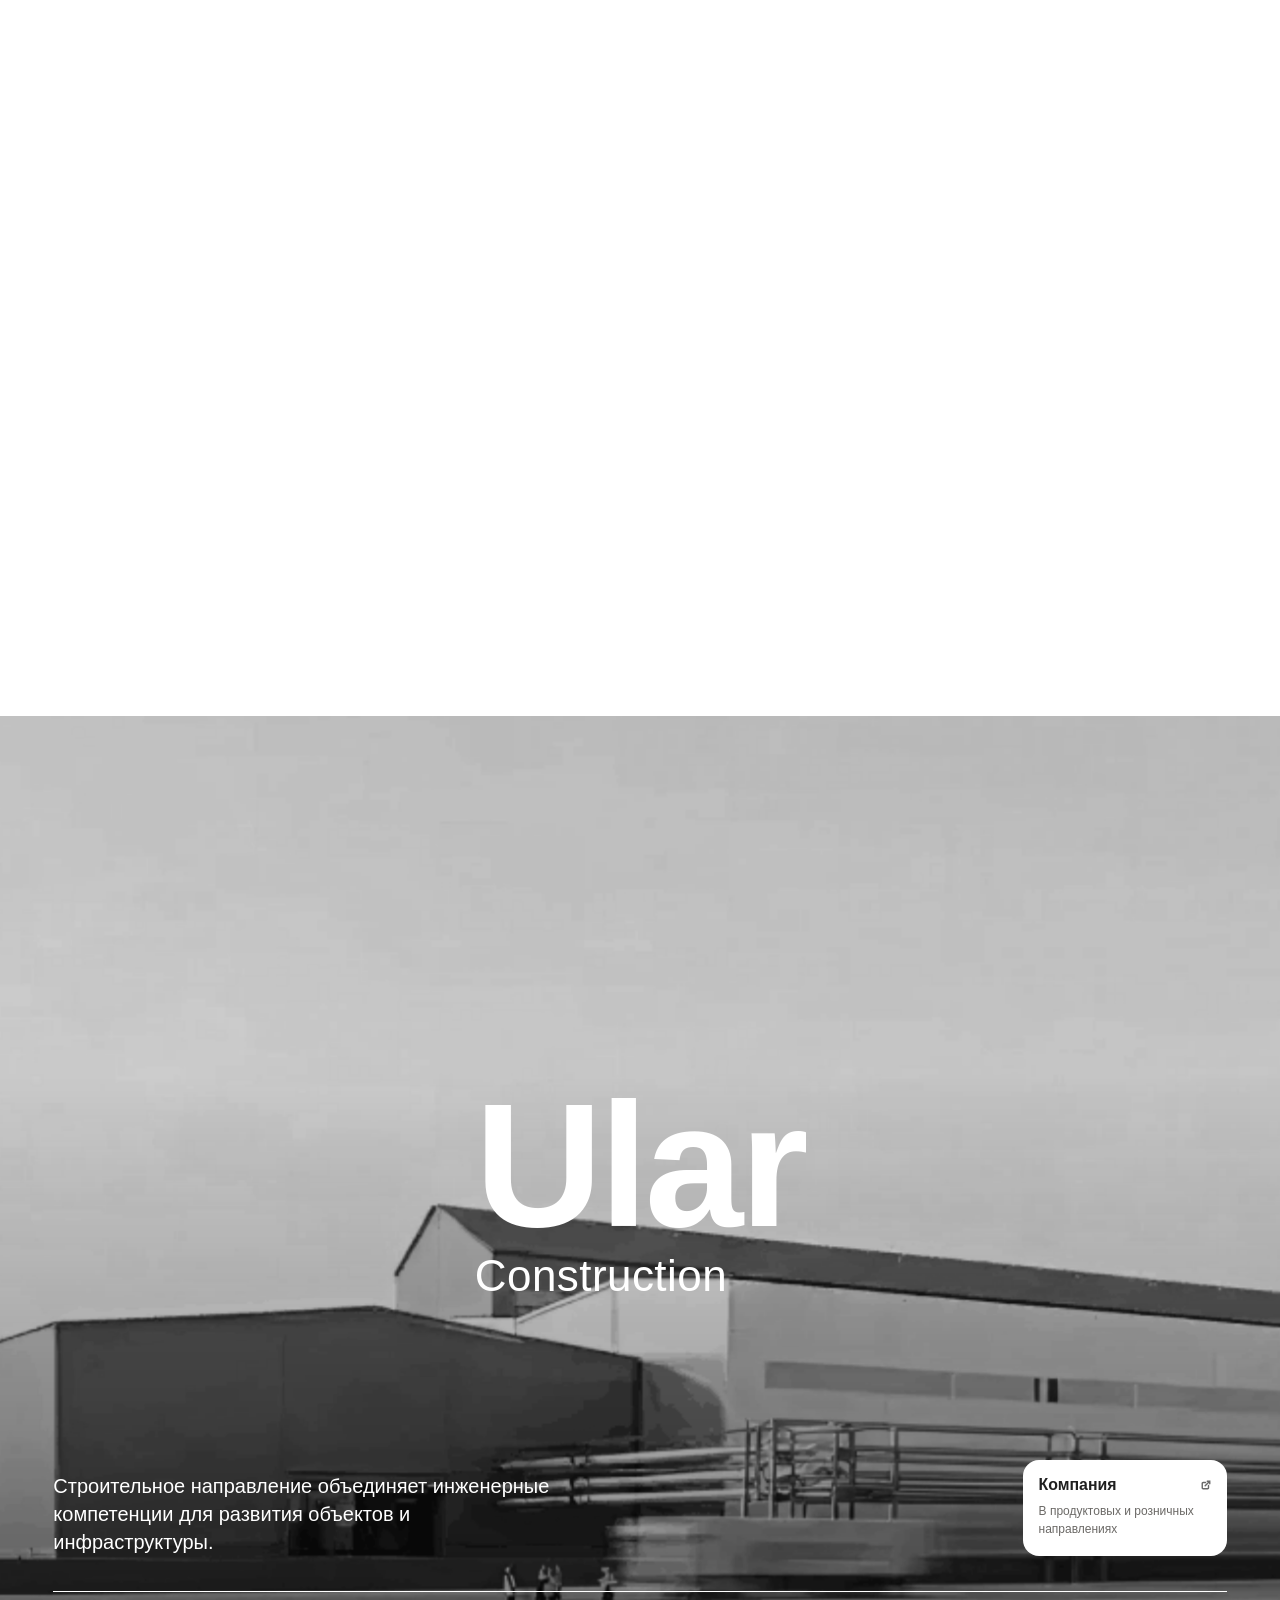
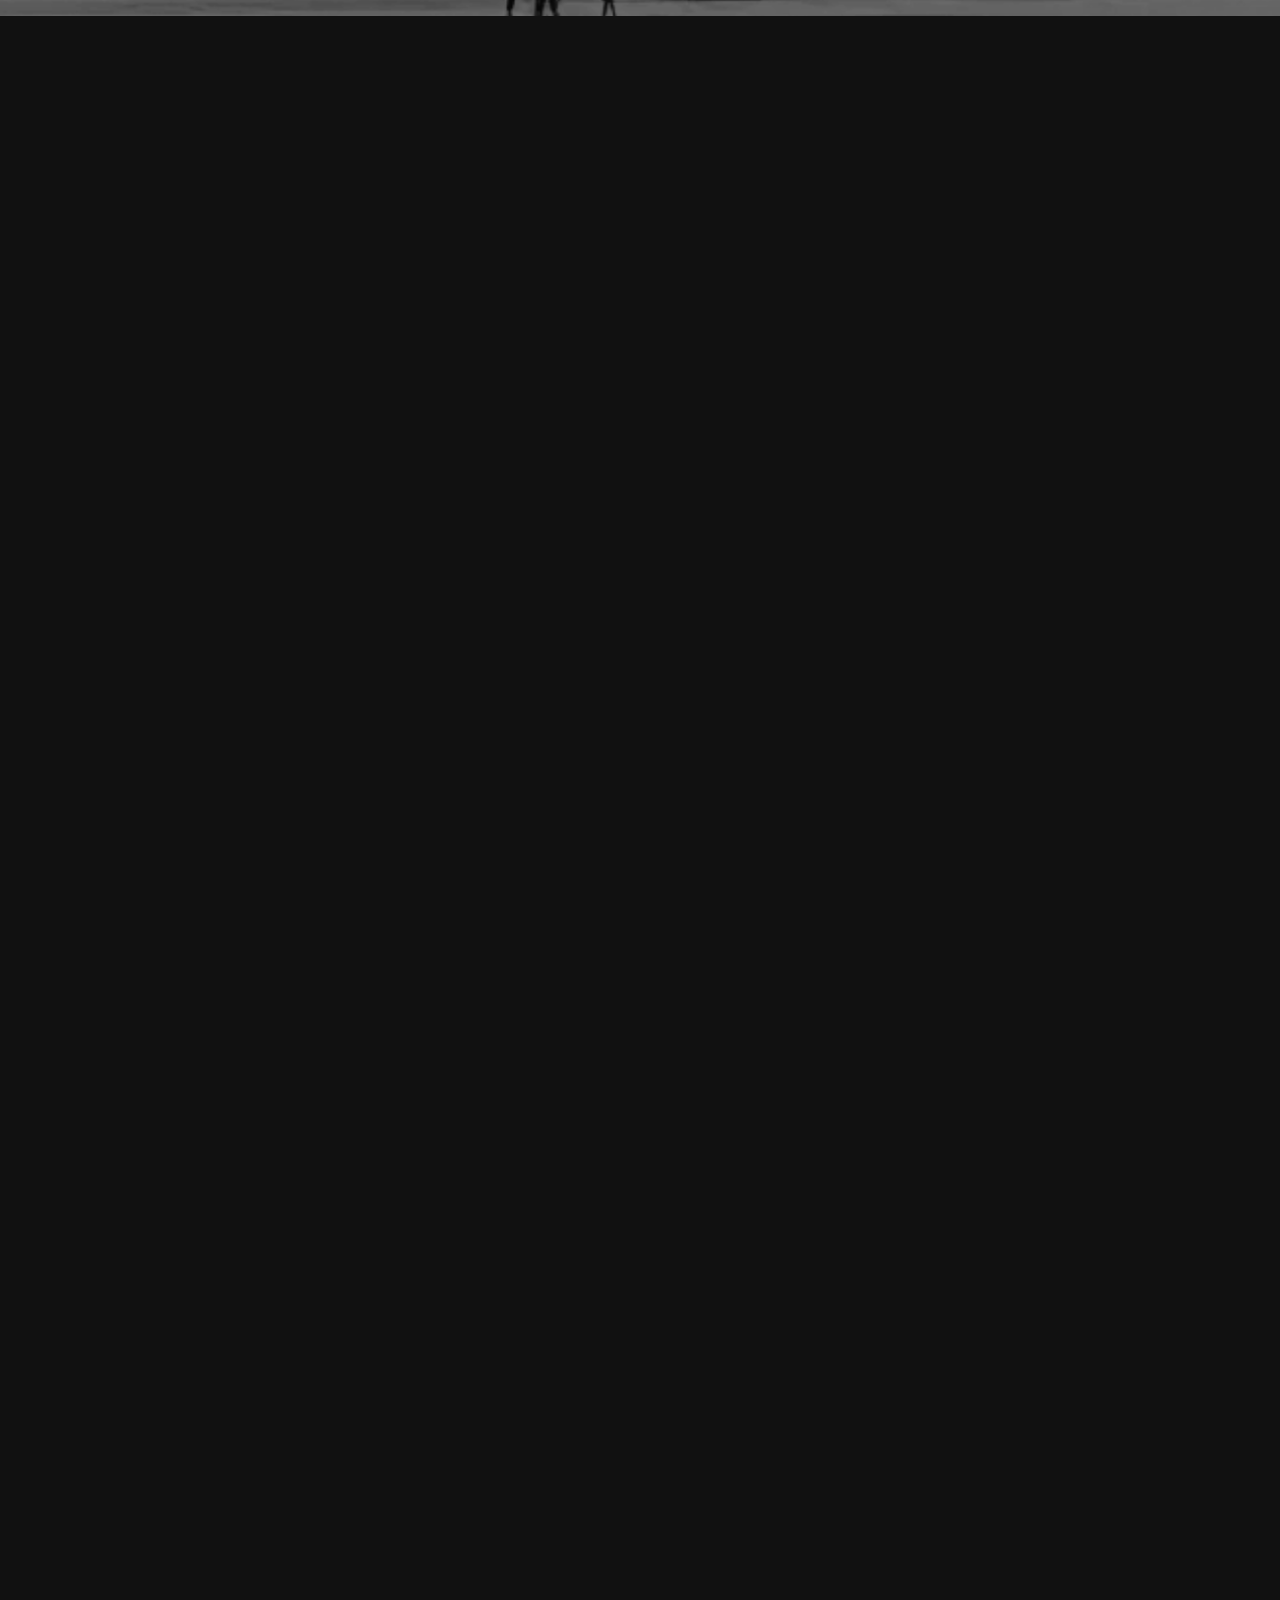
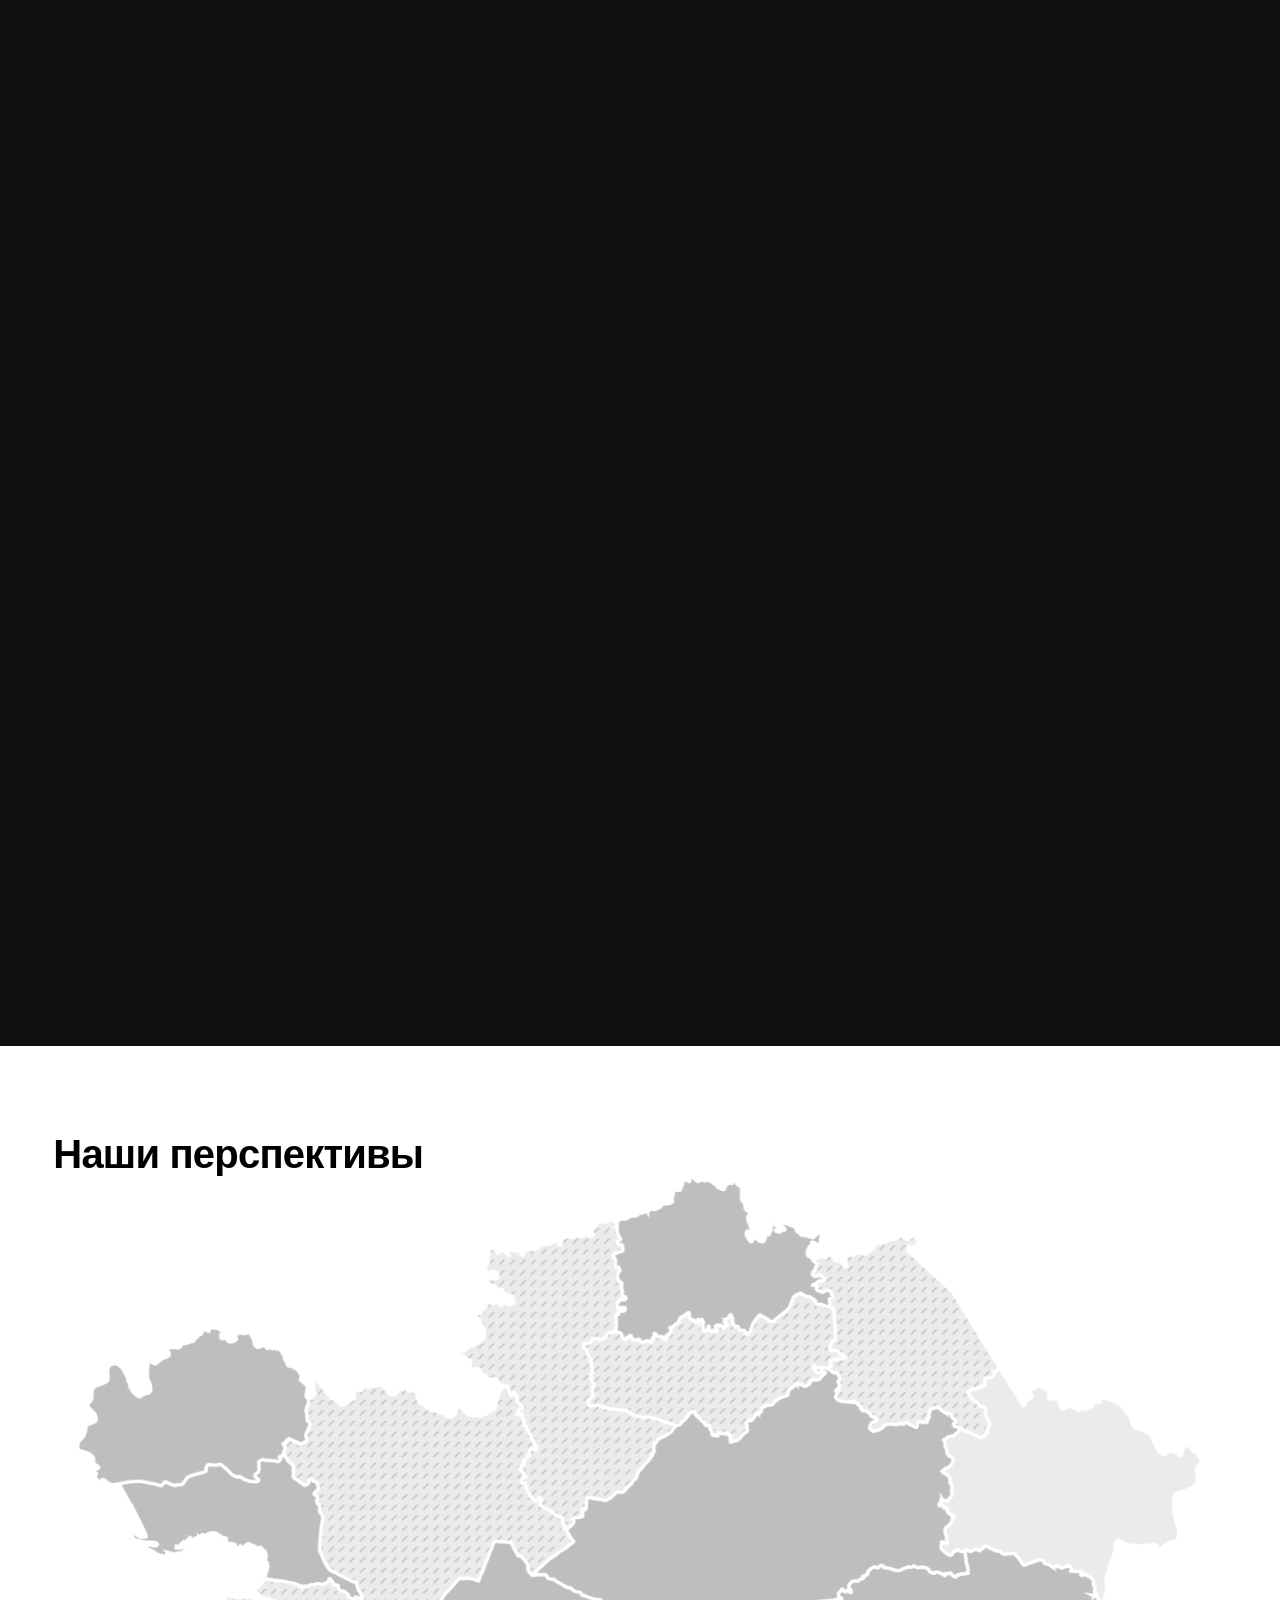
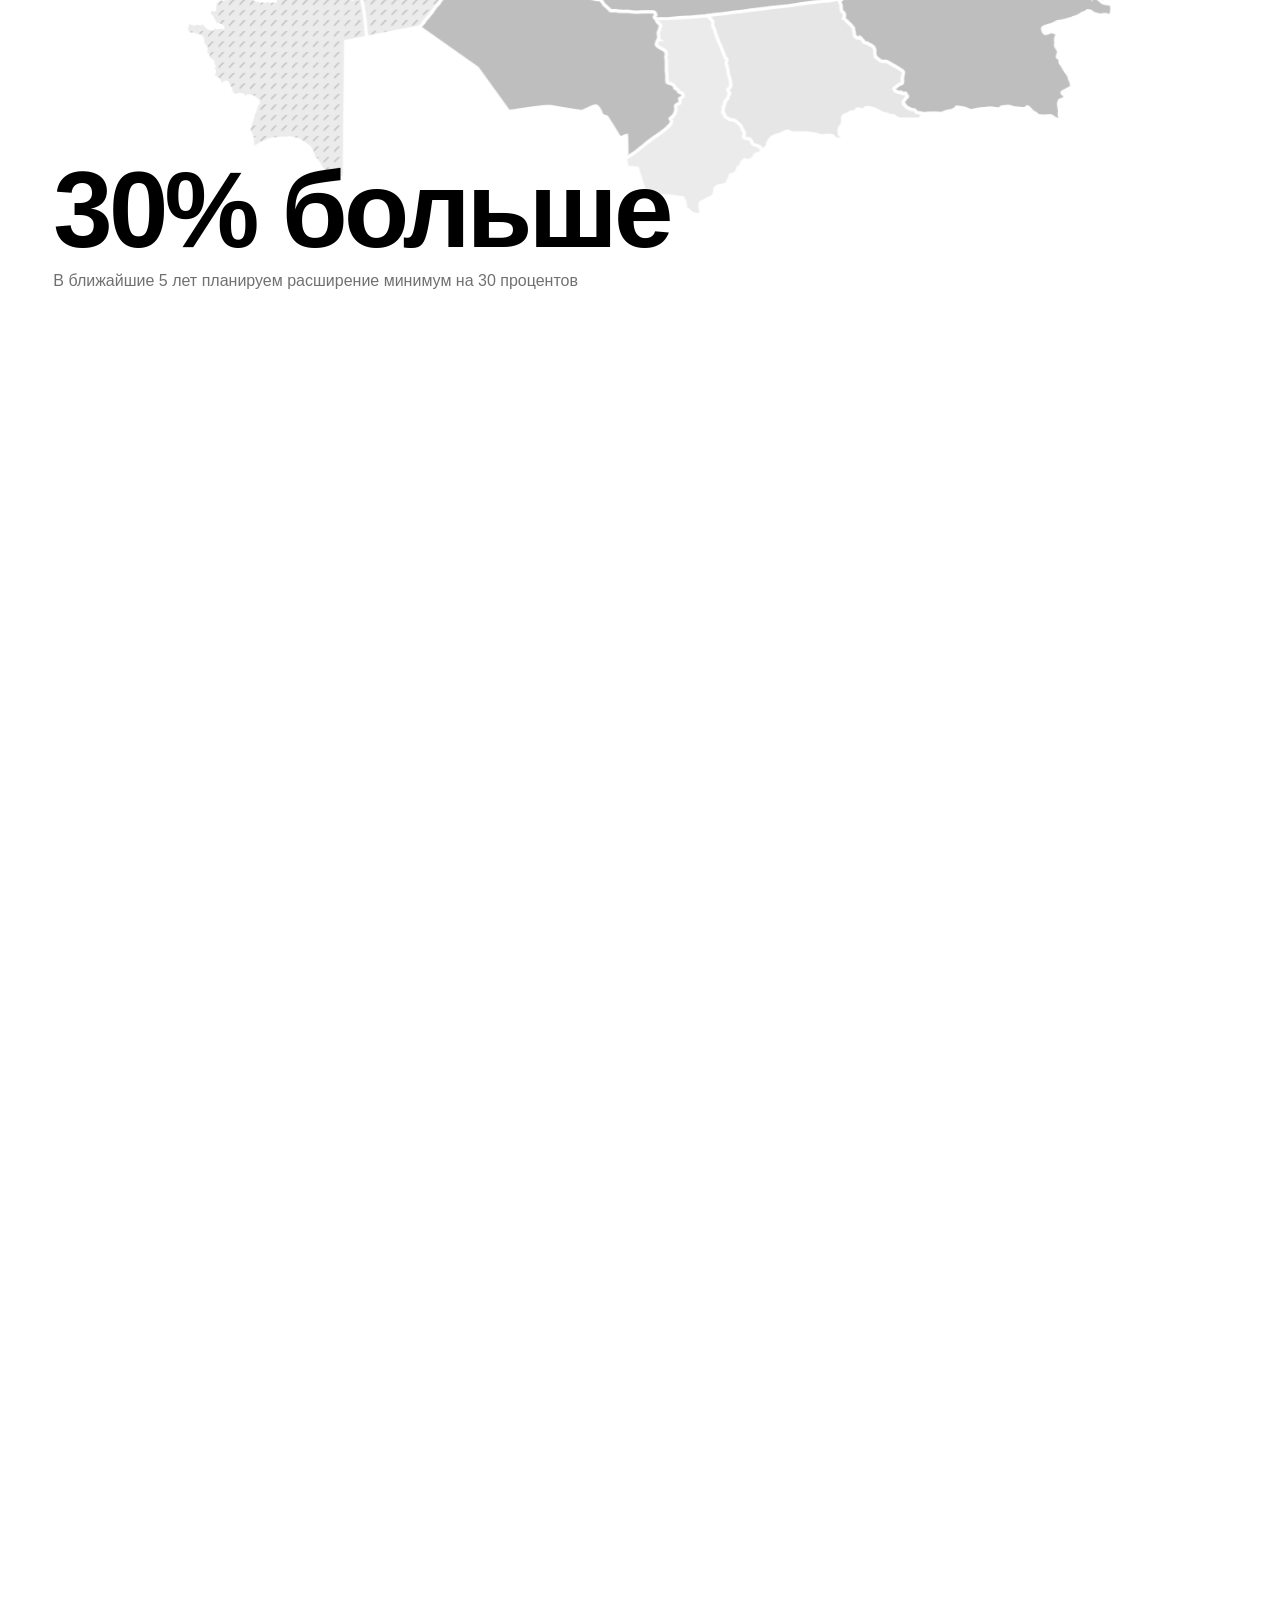
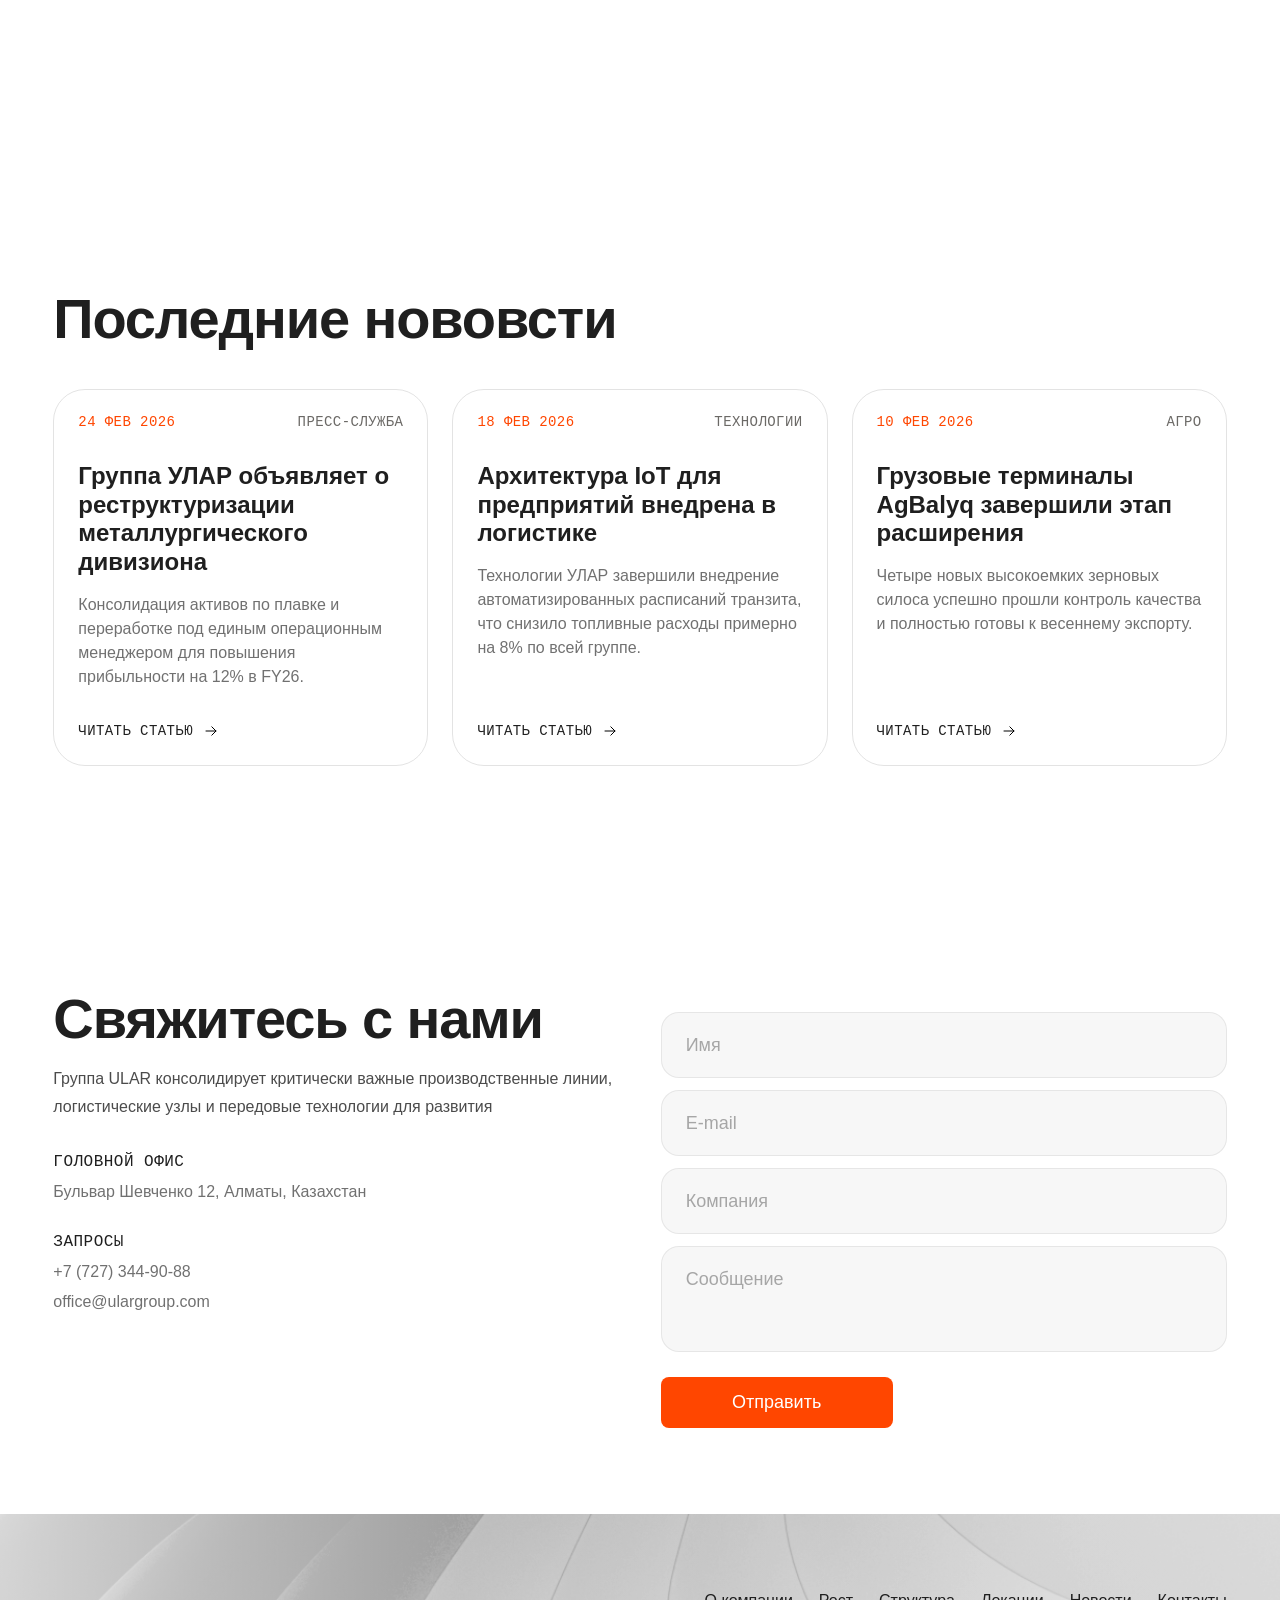
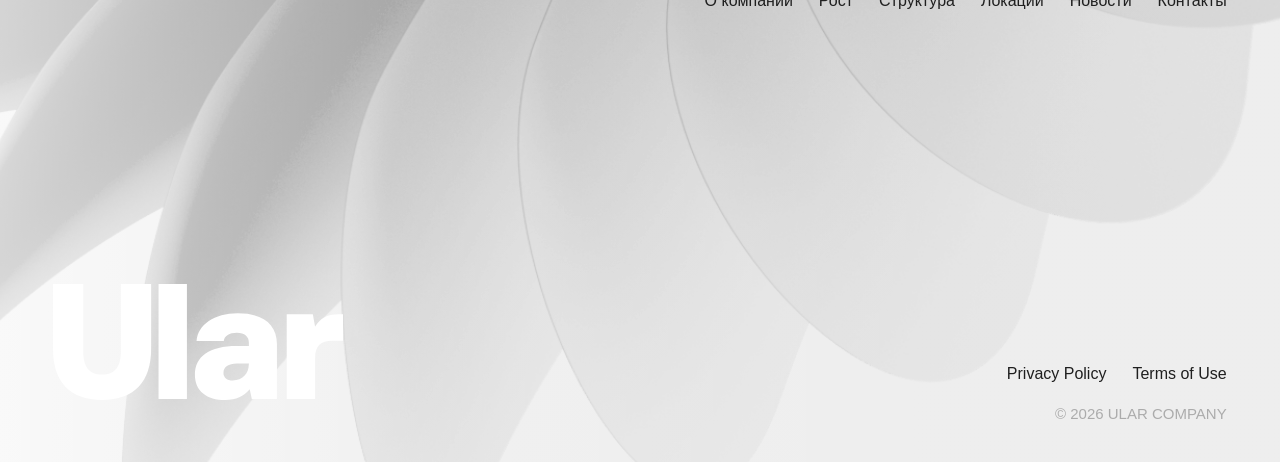
<file: home-v4/index.html>
<!doctype html>
<html lang="ru">
  <head>
    <meta charset="UTF-8" />
    <meta name="viewport" content="width=device-width, initial-scale=1.0" />
    <meta name="theme-color" content="#ffffff" />
    <title>ULAR — Энергия синергии</title>
    <link rel="stylesheet" href="./styles.css" />
    <script src="./motion.js" defer></script>
  </head>
  <body>
    <main>
      <section class="hero" id="top">
        <img class="hero__image" src="./assets/ribbon.png" alt="" />
        <div class="hero__shade"></div>
        <header class="site-header">
          <a class="brand" href="#top" aria-label="ULAR">
            <img src="./assets/logo-mark-white.svg" alt="" />
            <img src="./assets/logo-white.svg" alt="ULAR" />
          </a>
          <nav class="nav" aria-label="Основная навигация">
            <a href="#about">О компании</a><a href="#structure">Структура</a><a href="#locations">Локации</a><a href="#news">Новости</a><a href="#contacts">Контакты</a>
          </nav>
          <div class="header-actions"><button class="lang" type="button">РУ <img src="./assets/chevron-down.svg" alt="" /></button><a class="button button--light" href="#contacts">Написать нам</a></div>
        </header>
        <h1 class="hero__title">Энергия синергии</h1>
        <div class="hero__meta mono">
          <p><i></i>Промышленная и технологическая холдинговая компания</p>
          <p>Развитие навыков<br />будущего</p>
          <p>создаем инновационные решения</p>
        </div>
      </section>

      <section class="about" id="about">
        <div class="about__pin">
          <h2>Мы объединяем индустрии<br />и заряженных людей, чтобы вместе исследовать, находить и воплощать прорывные решения, укрепляя наше общее завтра</h2>
          <a class="button button--accent" href="#contacts">Связаться</a>
        </div>
        <div class="story" aria-label="Направления группы ULAR">
          <article class="story-card story-card--wide story-card--people">
            <h3>Воплощаем прорывные решения вместе</h3>
            <img class="story-card__portrait" src="./assets/worker.png" alt="" />
            <p>Группа ULAR объединяет важные производственные линии, логистические узлы и передовые технологии для развития</p>
          </article>
          <article class="story-card story-card--wide story-card--industry">
            <img class="story-card__cover" src="./assets/industry.png" alt="" />
            <h3>Объединяем индустрии</h3>
            <p>Группа ULAR объединяет важные производственные линии, логистические узлы и передовые технологии для развития Группа ULAR объединяет важные производственные линии, логистические узлы и передовые технологии для развития</p>
          </article>
          <article class="story-card story-card--wide story-card--transport">
            <h3>Строим<br />транспорт</h3>
            <img class="story-card__transport" src="./assets/transport.png" alt="" />
            <p>Группа ULAR объединяет важные производственные линии, логистические узлы и передовые технологии для развития</p>
          </article>
          <article class="story-card story-card--wide story-card--ribbon">
            <img class="story-card__cover" src="./assets/ribbon.png" alt="" />
            <div class="story-card__copy">
              <h3>Организовываем и развиваем&nbsp; логистику</h3>
              <p>Группа ULAR объединяет важные производственные линии, логистические узлы и передовые технологии<br />для развития Группа ULAR объединяет важные</p>
            </div>
            <img class="story-card__logistics" src="./assets/logistics-card.png" alt="" />
          </article>
        </div>
      </section>

      <section class="growth" id="growth" aria-label="Ключевые показатели ULAR">
        <div class="growth__stage">
          <div class="growth__stats" data-growth-stats>
            <article><strong>07</strong><p class="mono">Key strategic divisions</p></article>
            <article><strong>45+</strong><p class="mono">Active consumer brands</p></article>
            <article><strong>12</strong><p class="mono">Countries of presence</p></article>
            <article><strong>15+</strong><p class="mono">Years of market leadership</p></article>
            <article><strong>54</strong><p class="mono">Years of market leadership</p></article>
          </div>
          <div class="growth__bars" aria-hidden="true">
            <i style="--bar-height:265px"></i><i style="--bar-height:456px"></i><i style="--bar-height:538px"></i>
            <i style="--bar-height:651px"></i><i style="--bar-height:759px"></i><i style="--bar-height:862px"></i>
          </div>
        </div>
      </section>

      <section class="brand-story" id="structure" aria-label="Направления ULAR">
        <div class="brand-story__stage">
          <div class="brand-story__backgrounds" aria-hidden="true">
            <img class="brand-story__bg is-active" data-story-bg-a src="./assets/block3-auto.png" alt="" />
            <img class="brand-story__bg" data-story-bg-b src="./assets/block3-logostic.png" alt="" />
          </div>
          <div class="brand-story__veil"></div>
          <div class="brand-story__brand" aria-live="polite">
            <strong>Ular</strong>
            <span data-story-label>Auto</span>
          </div>
          <p class="brand-story__subtitle" data-story-subtitle>Автомобильное направление объединяет проекты, связанные с транспортом, сервисом и развитием мобильности.</p>
          <div class="brand-story__companies" data-story-companies aria-label="Компании направления"></div>
          <div class="brand-story__progress" aria-hidden="true"><i data-story-progress></i></div>
        </div>
      </section>

      <section class="locations" id="locations" aria-label="География ULAR">
        <div class="locations__stage">
          <div class="locations__maps" aria-hidden="true">
            <img class="locations__map is-active" data-map-layer-a src="./assets/map-regions.png" alt="" />
            <img class="locations__map" data-map-layer-b src="./assets/map-growth.png" alt="" />
          </div>
          <div class="locations__copy" data-map-copy aria-live="polite">
            <h2 data-map-title>Распределение</h2>
            <div class="locations__indicator">
              <strong data-map-metric>6 Регионов</strong>
              <p data-map-description>Мы непрерывно растем и включаем в работу все больше регионов</p>
            </div>
            <article class="locations__office" data-map-office hidden>
              <b>Главный офис</b>
              <p>Астана, ул. Название улицы, д.2, пом.34</p>
              <p>+5655 443 3333</p>
              <p>ular@gmail.com</p>
            </article>
          </div>
        </div>
      </section>

      <section class="news section-pad" id="news">
        <h2>Последние нововсти</h2>
        <div class="news__grid">
          <article class="news-card"><div class="news-card__meta mono"><time>24 ФЕВ 2026</time><span>Пресс-служба</span></div><div><h3>Группа УЛАР объявляет о реструктуризации металлургического дивизиона</h3><p>Консолидация активов по плавке и переработке под единым операционным менеджером для повышения прибыльности на 12% в FY26.</p></div><a href="#">Читать статью <img src="./assets/arrow.svg" alt="" /></a></article>
          <article class="news-card"><div class="news-card__meta mono"><time>18 ФЕВ 2026</time><span>технологии</span></div><div><h3>Архитектура IoT для предприятий внедрена в логистике</h3><p>Технологии УЛАР завершили внедрение автоматизированных расписаний транзита, что снизило топливные расходы примерно на 8% по всей группе.</p></div><a href="#">Читать статью <img src="./assets/arrow.svg" alt="" /></a></article>
          <article class="news-card"><div class="news-card__meta mono"><time>10 ФЕВ 2026</time><span>Агро</span></div><div><h3>Грузовые терминалы AgBalyq завершили этап расширения</h3><p>Четыре новых высокоемких зерновых силоса успешно прошли контроль качества и полностью готовы к весеннему экспорту.</p></div><a href="#">Читать статью <img src="./assets/arrow.svg" alt="" /></a></article>
        </div>
      </section>

      <section class="contact section-pad" id="contacts">
        <div class="contact__info"><h2>Свяжитесь с нами</h2><p>Группа ULAR консолидирует критически важные производственные линии, логистические узлы и передовые технологии для развития</p><div class="contact__details"><div><b class="mono">Головной офис</b><span>Бульвар Шевченко 12, Алматы, Казахстан</span></div><div><b class="mono">Запросы</b><span>+7 (727) 344-90-88</span><span>office@ulargroup.com</span></div></div></div>
        <form class="contact__form"><label><span>Имя</span><input aria-label="Имя" /></label><label><span>E-mail</span><input type="email" aria-label="E-mail" /></label><label><span>Компания</span><input aria-label="Компания" /></label><label class="message"><span>Сообщение</span><textarea aria-label="Сообщение"></textarea></label><button class="button button--accent" type="submit">Отправить</button></form>
      </section>

      <footer class="footer">
        <img class="footer__ribbon" src="./assets/ribbon.png" alt="" />
        <img class="footer__logo" src="./assets/logo-footer.svg" alt="ULAR" />
        <nav class="footer__nav" aria-label="Навигация в подвале">
          <a href="#about">О компании</a><a href="#growth">Рост</a><a href="#structure">Структура</a><a href="#locations">Локации</a><a href="#news">Новости</a><a href="#contacts">Контакты</a>
        </nav>
        <div class="footer__links"><a href="#">Privacy Policy</a><a href="#">Terms of Use</a><span>© 2026 ULAR COMPANY</span></div>
      </footer>
    </main>
  </body>
</html>
</file>
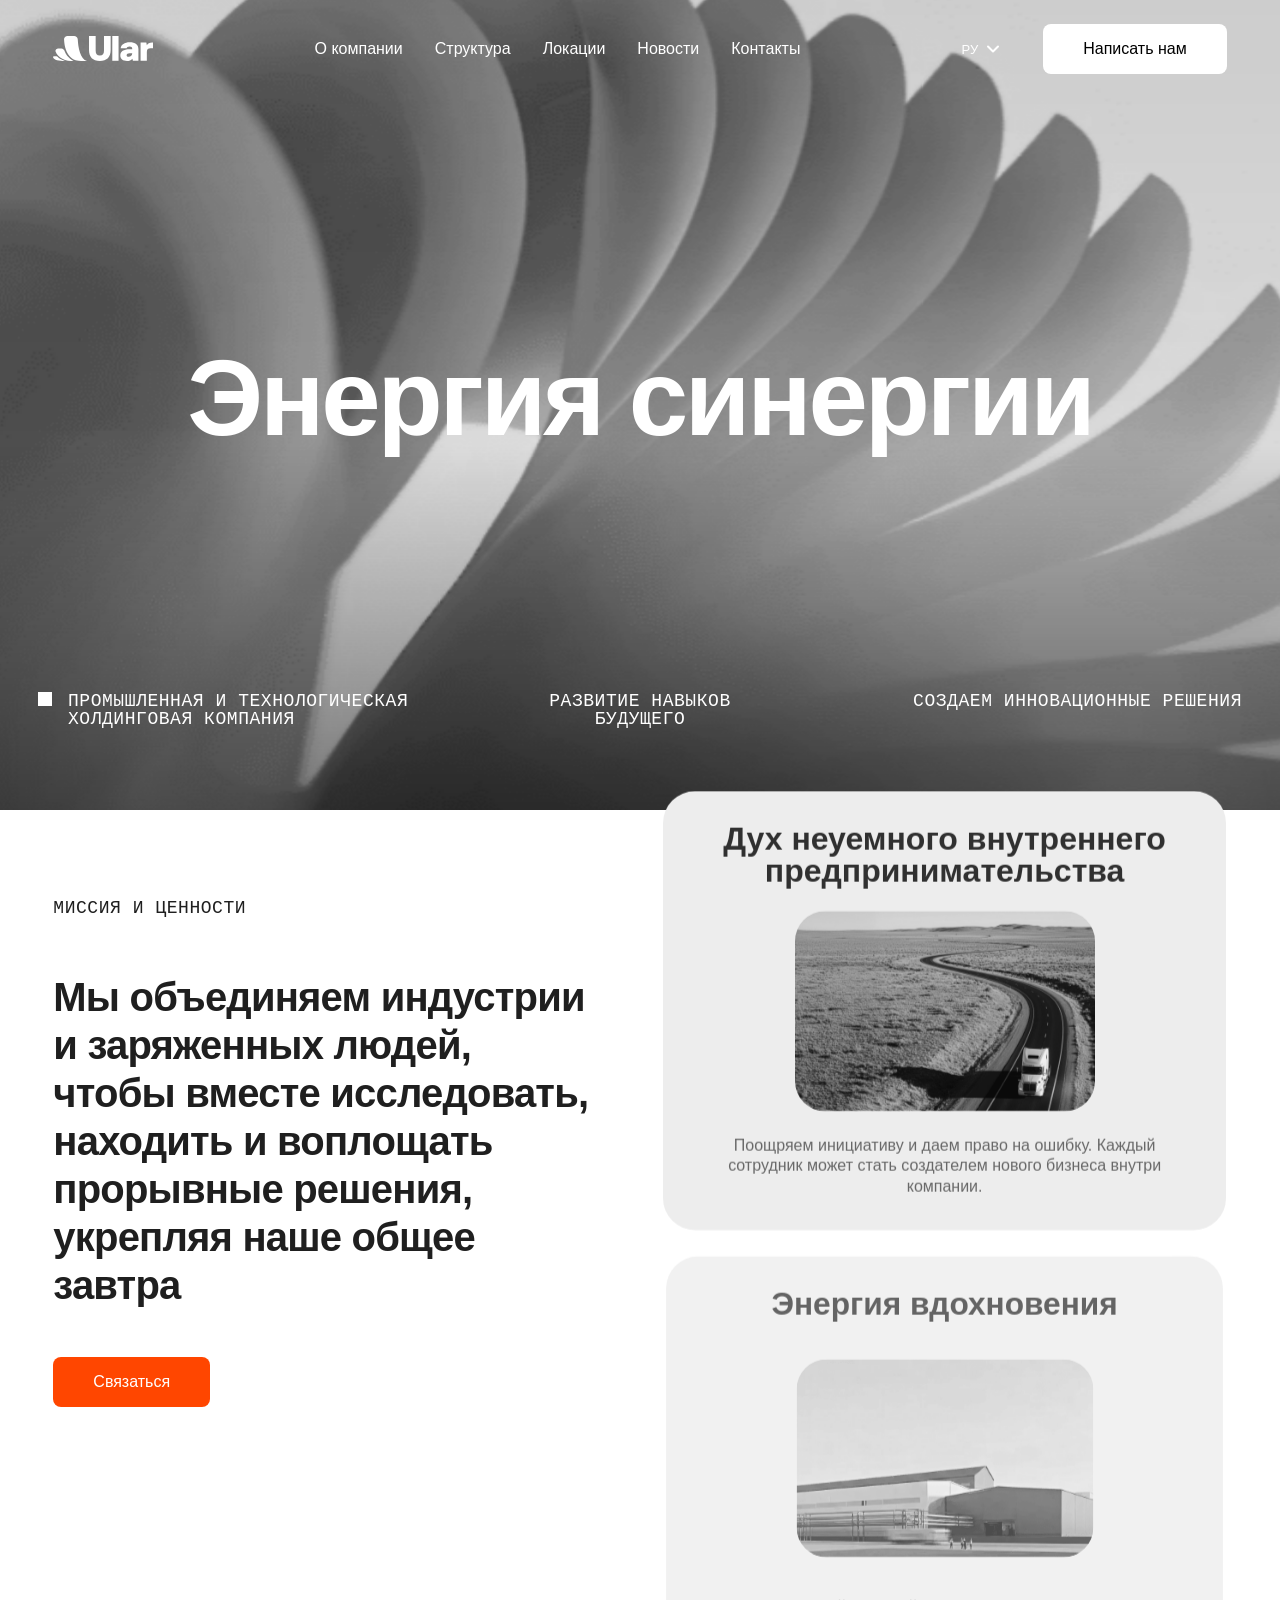
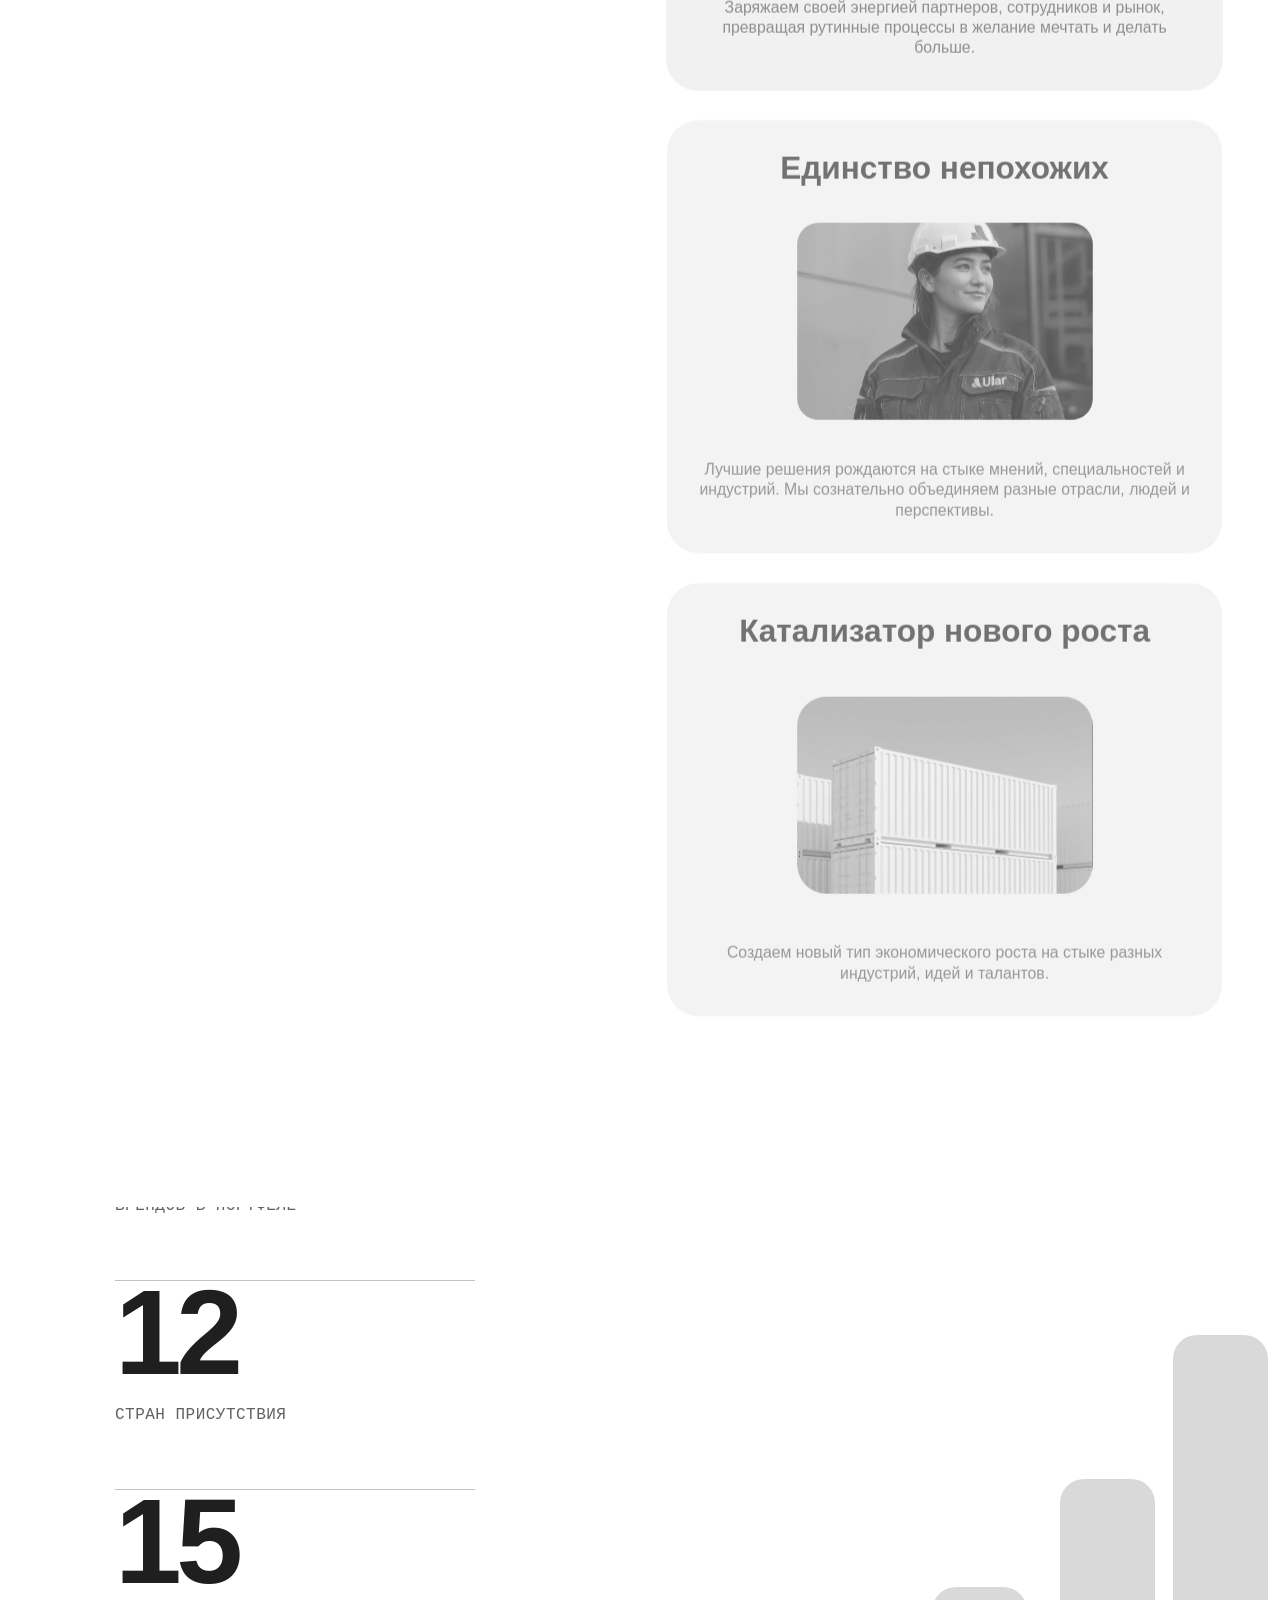
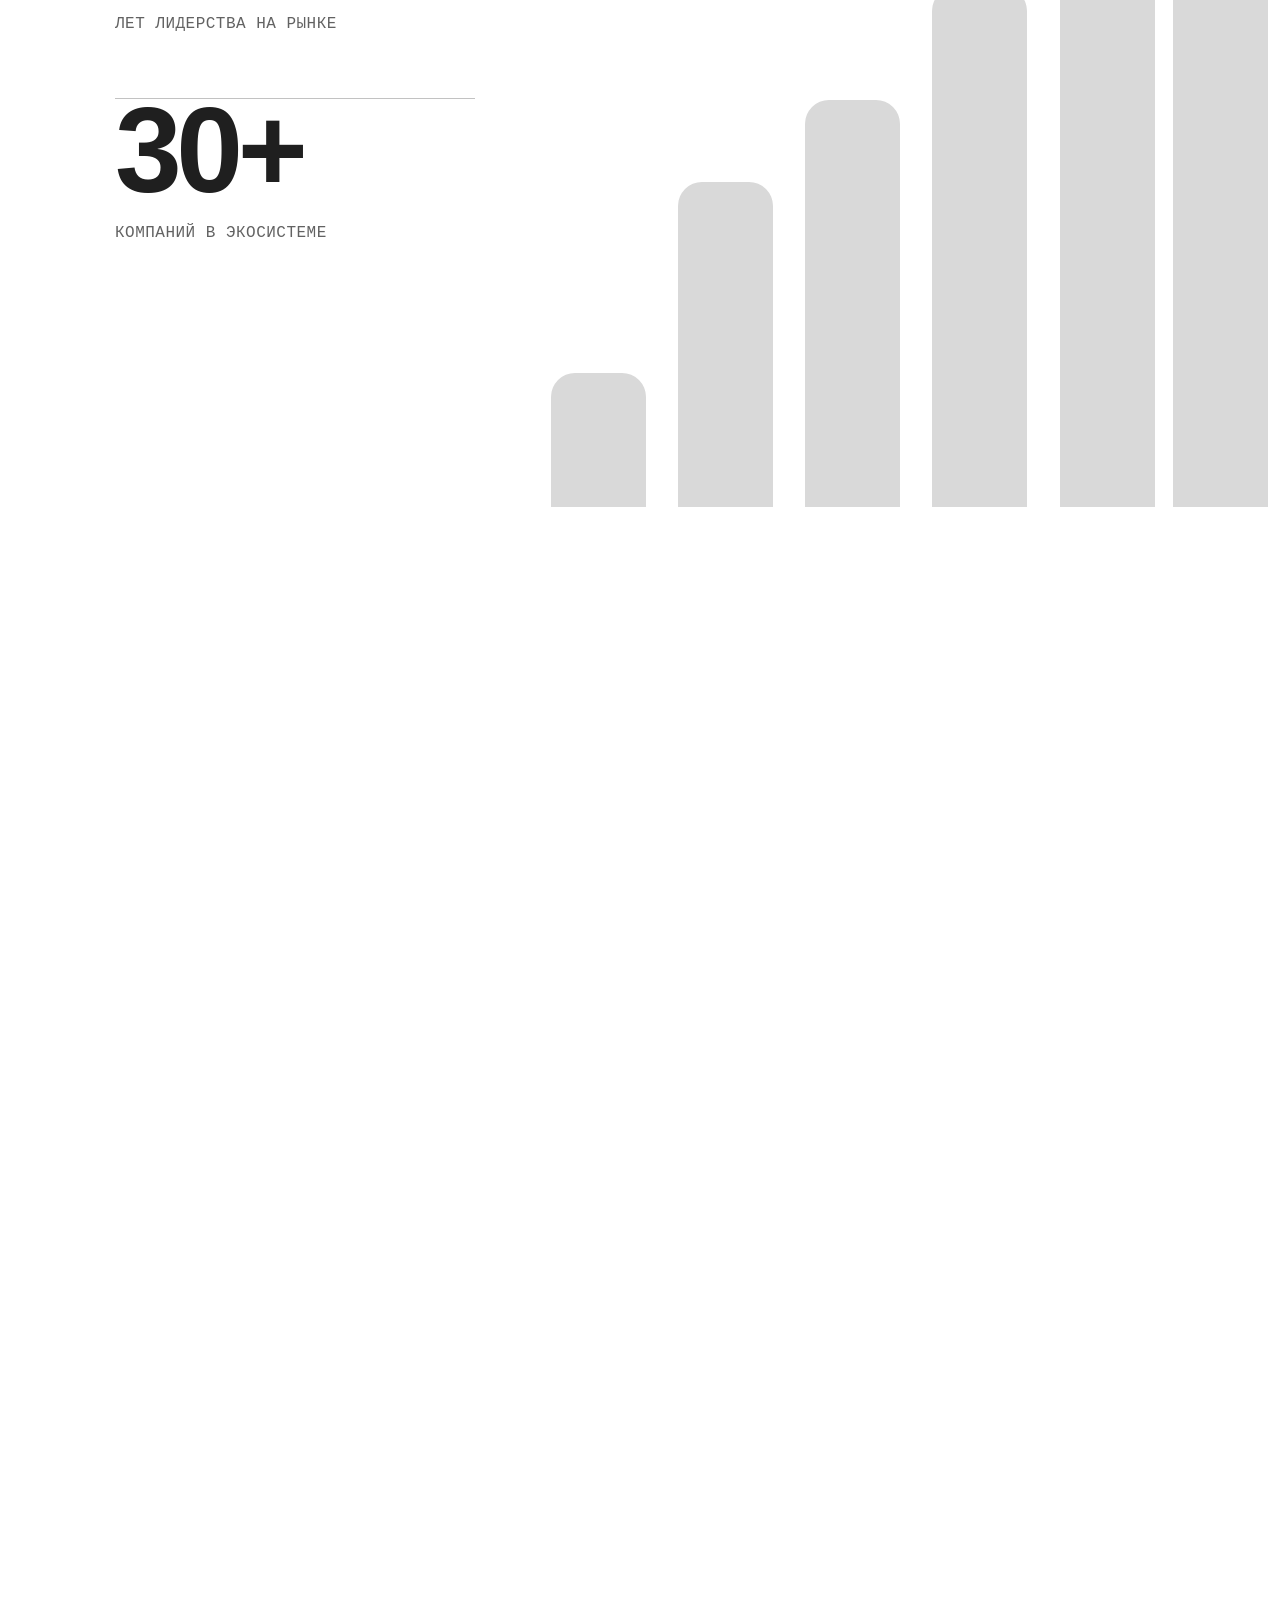
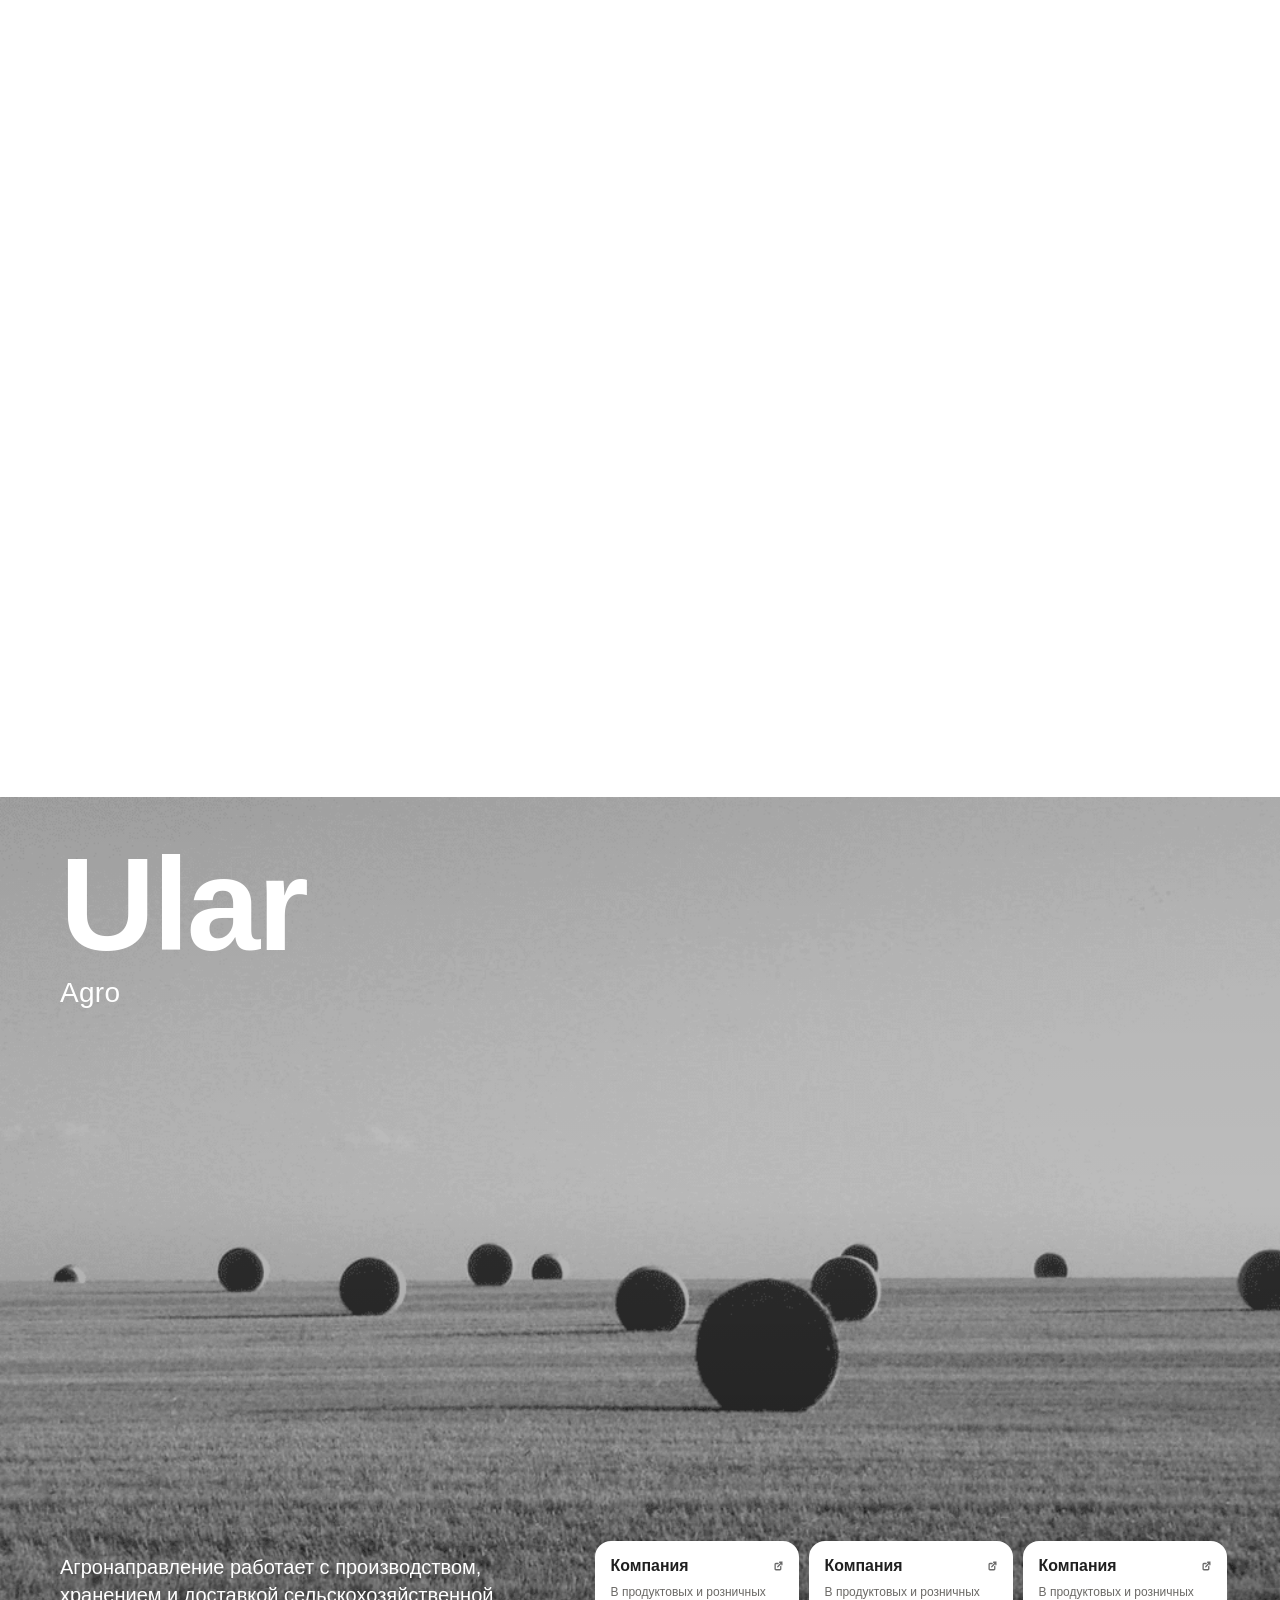
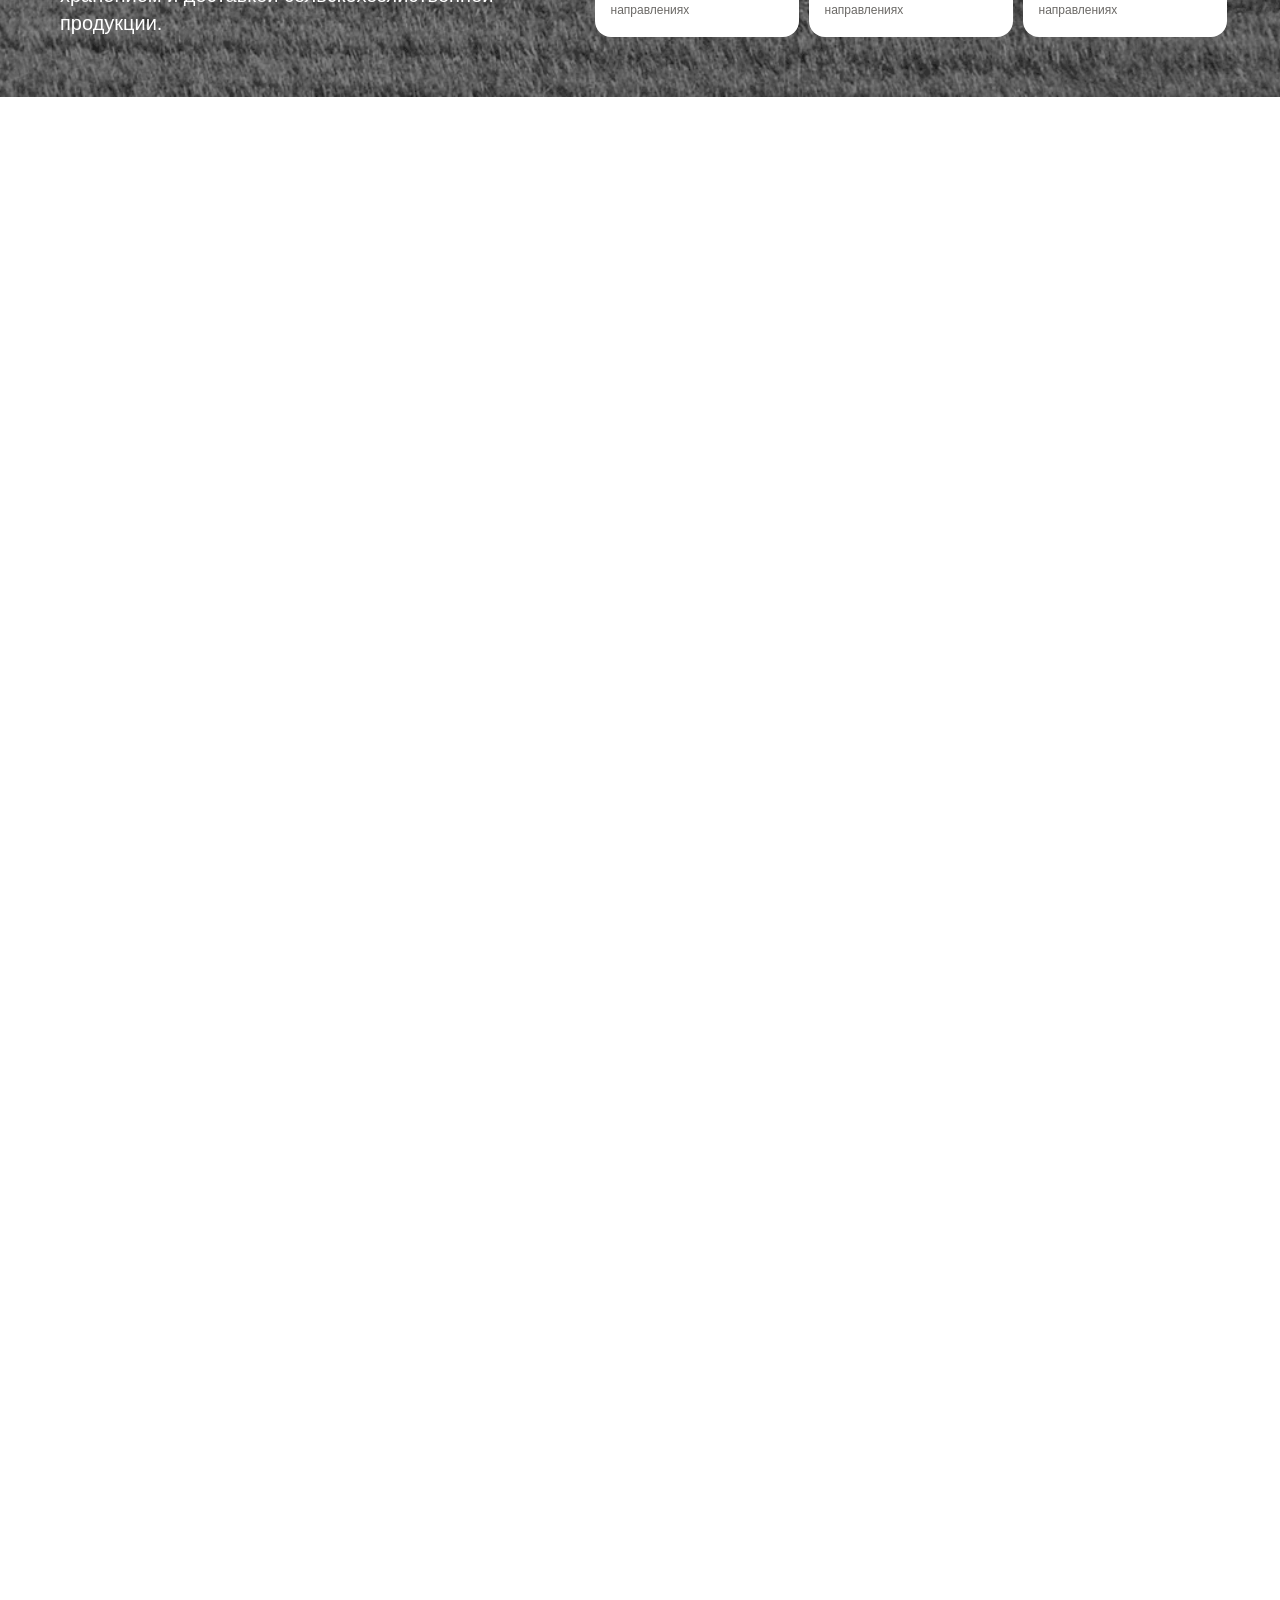
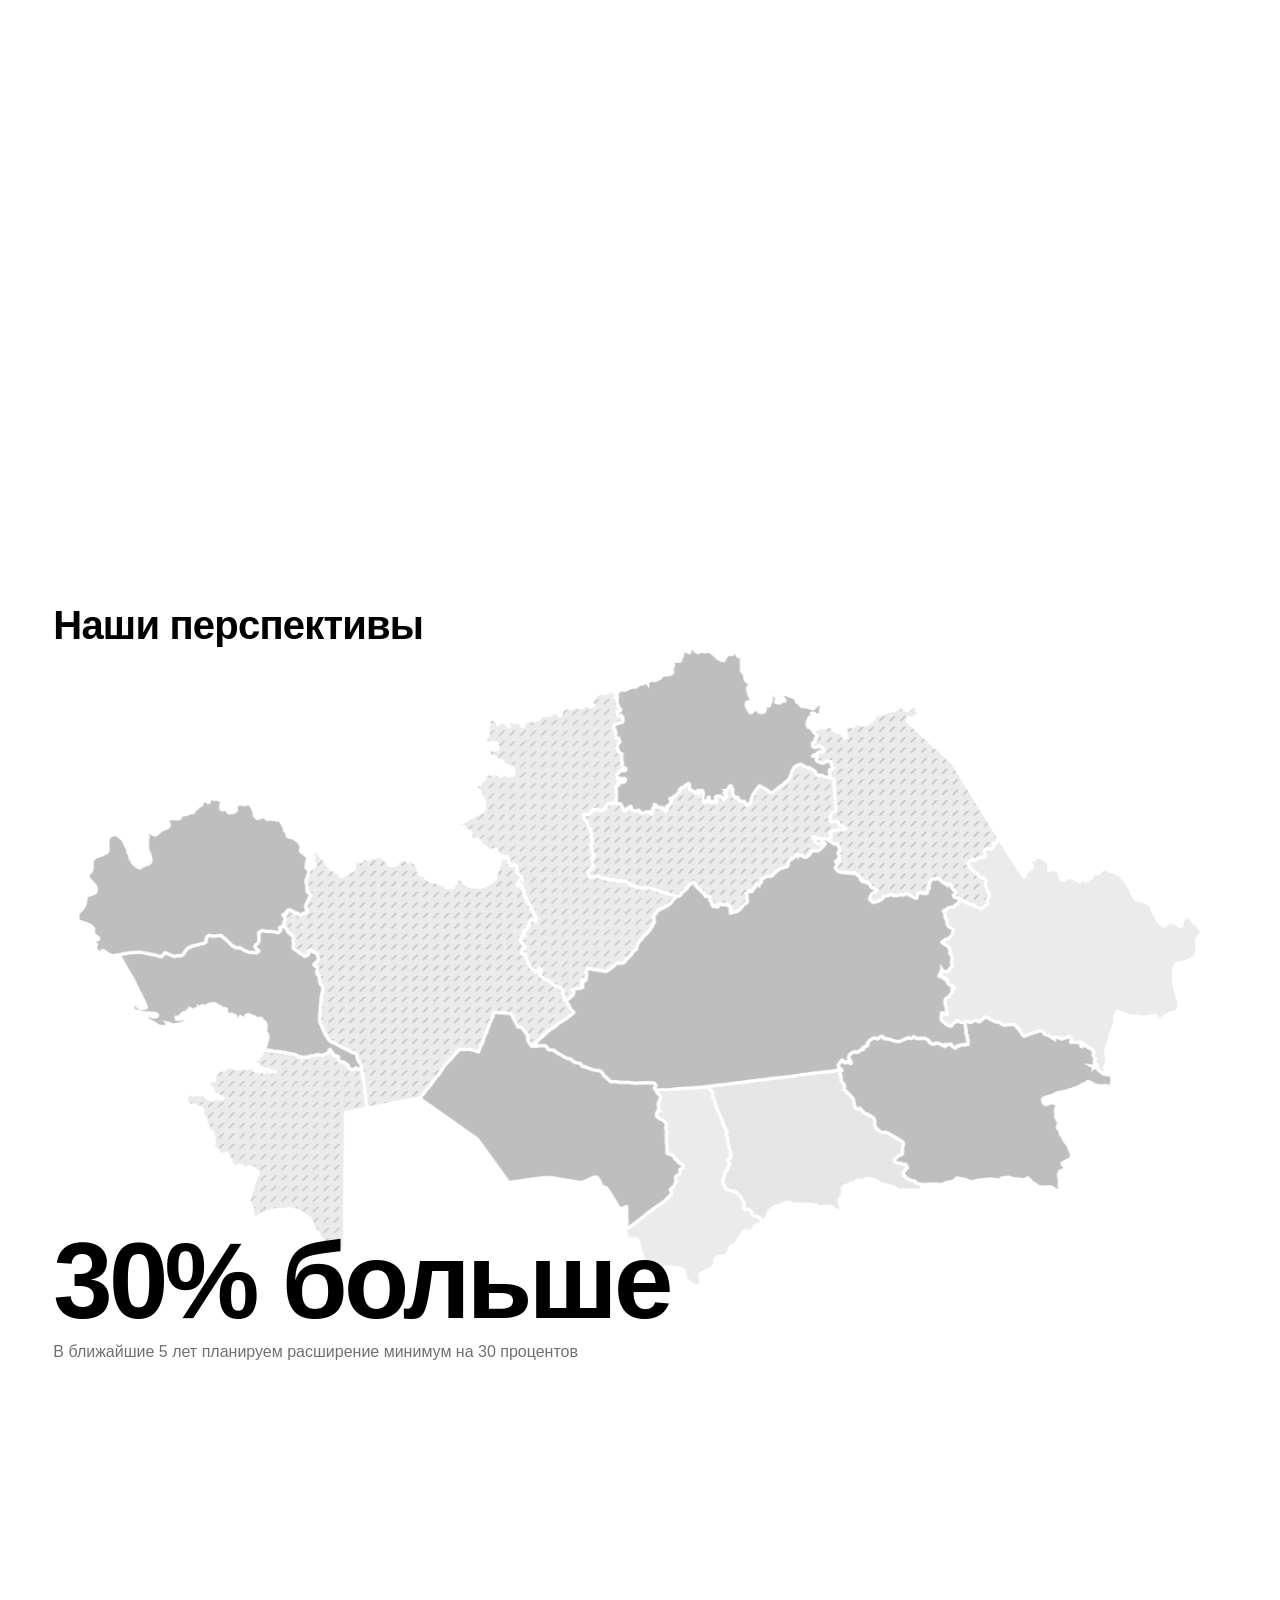
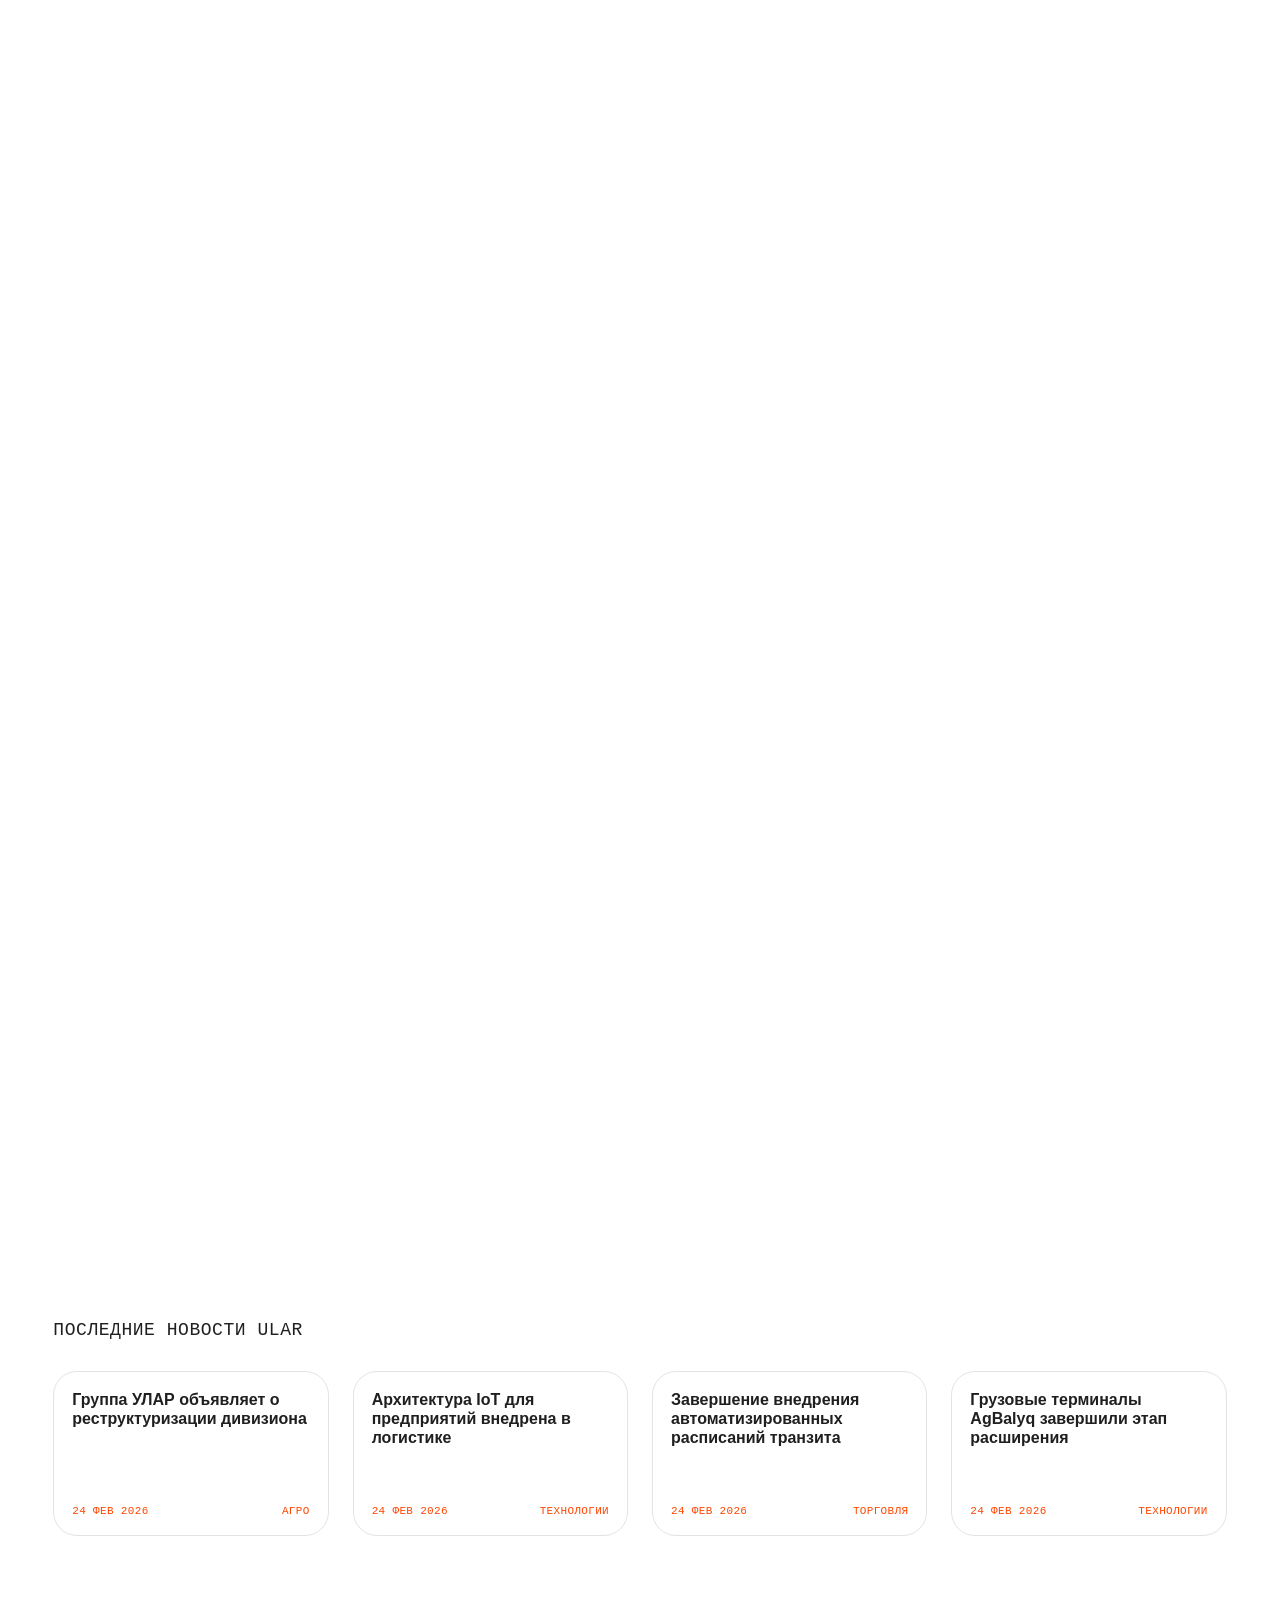
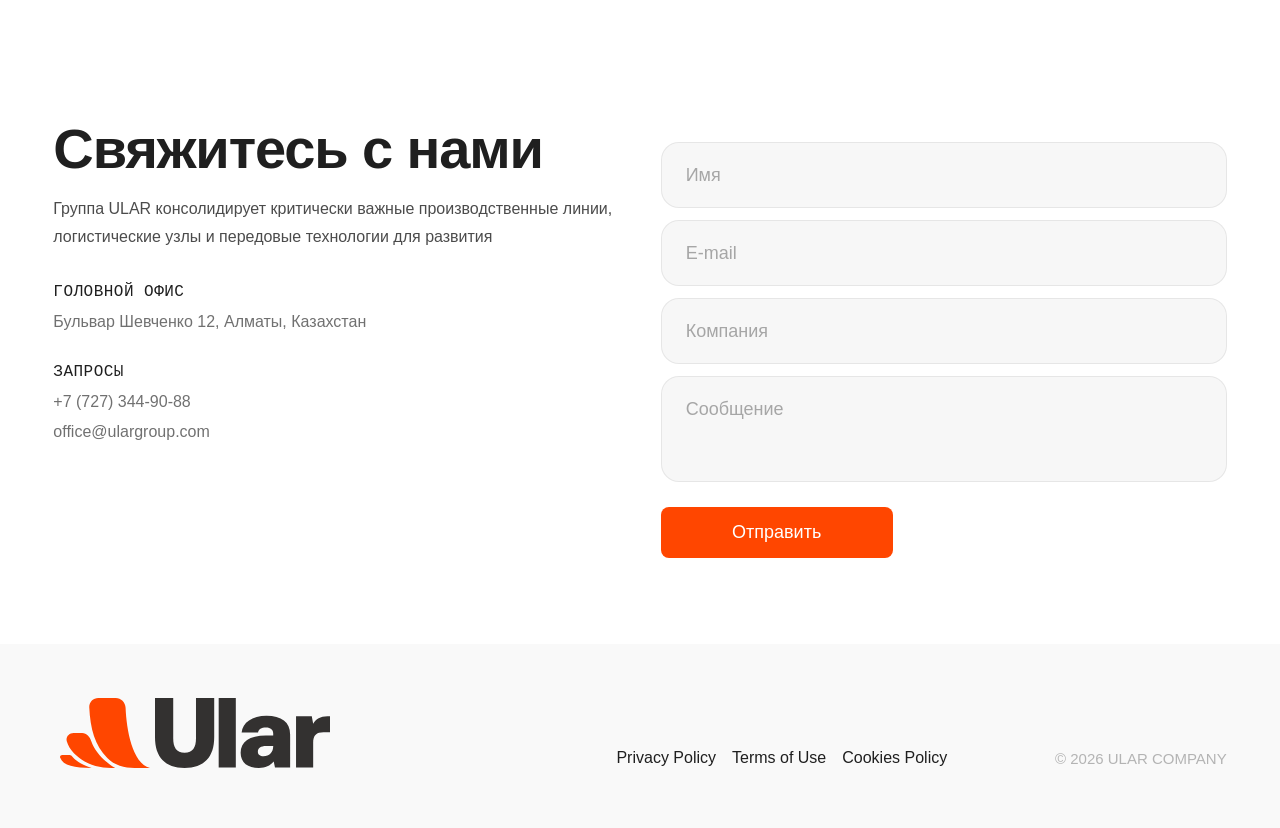
<file: home-v6/index.html>
<!doctype html>
<html lang="ru">
  <head>
    <meta charset="UTF-8" />
    <meta name="viewport" content="width=device-width, initial-scale=1.0" />
    <meta name="theme-color" content="#ffffff" />
    <title>ULAR — Энергия синергии</title>
    <link rel="stylesheet" href="./styles.css" />
    <link rel="stylesheet" href="./v6.css" />
    <script src="./v6.js" defer></script>
  </head>
  <body>
    <main>
      <section class="hero" id="top">
        <img class="hero__image" src="./assets/hero-source-a-figma.png" alt="" />
        <div class="hero__shade"></div>
        <header class="site-header">
          <a class="brand" href="#top" aria-label="ULAR">
            <img src="./assets/header-mark-figma.svg" alt="" />
            <img src="./assets/header-wordmark-figma.svg" alt="ULAR" />
          </a>
          <nav class="nav" aria-label="Основная навигация">
            <a href="#about">О компании</a><a href="#structure">Структура</a><a href="#locations">Локации</a><a href="#news">Новости</a><a href="#contacts">Контакты</a>
          </nav>
          <div class="header-actions"><button class="lang" type="button">РУ <img src="./assets/header-chevron-figma.svg" alt="" /></button><a class="button button--light" href="#contacts">Написать нам</a></div>
        </header>
        <h1 class="hero__title">Энергия синергии</h1>
        <div class="hero__meta mono">
          <p><i></i>Промышленная и технологическая холдинговая компания</p>
          <p>Развитие навыков<br />будущего</p>
          <p>создаем инновационные решения</p>
        </div>
      </section>

      <section class="about" id="about">
        <div class="about__pin">
          <p class="about__eyebrow mono">Миссия и ценности</p>
          <h2>Мы объединяем индустрии<br />и заряженных людей, чтобы вместе исследовать, находить и воплощать прорывные решения, укрепляя наше общее завтра</h2>
          <a class="button button--accent" href="#contacts">Связаться</a>
        </div>
        <div class="story" aria-label="Направления группы ULAR">
          <article class="story-card story-card--figma">
            <h3>Дух неуемного внутреннего предпринимательства</h3>
            <img src="./assets/about-road-figma.png" alt="Дорога среди полей" />
            <p>Поощряем инициативу и даем право на ошибку. Каждый сотрудник может стать создателем нового бизнеса внутри компании.</p>
          </article>
          <article class="story-card story-card--figma">
            <h3>Энергия вдохновения</h3>
            <img src="./assets/about-industry-figma.png" alt="Промышленное здание" />
            <p>Заряжаем своей энергией партнеров, сотрудников и рынок, превращая рутинные процессы в желание мечтать и делать больше.</p>
          </article>
          <article class="story-card story-card--figma">
            <h3>Единство непохожих</h3>
            <img src="./assets/about-worker-figma.png" alt="Сотрудница на производстве" />
            <p>Лучшие решения рождаются на стыке мнений, специальностей и индустрий. Мы сознательно объединяем разные отрасли, людей и перспективы.</p>
          </article>
          <article class="story-card story-card--figma">
            <h3>Катализатор нового роста</h3>
            <img src="./assets/about-containers-figma.png" alt="Грузовые контейнеры" />
            <p>Создаем новый тип экономического роста на стыке разных индустрий, идей и талантов.</p>
          </article>
        </div>
      </section>

      <section class="growth" id="growth" aria-label="Ключевые показатели ULAR">
        <div class="growth__stage">
          <div class="growth__stats" data-growth-stats>
            <article><strong>7</strong><p class="mono">Ключевых направлений бизнеса</p><img class="growth__divider" src="./assets/stats-divider-figma.svg" alt="" /></article>
            <article><strong>45+</strong><p class="mono">Брендов в портфеле</p><img class="growth__divider" src="./assets/stats-divider-figma.svg" alt="" /></article>
            <article><strong>12</strong><p class="mono">Стран присутствия</p><img class="growth__divider" src="./assets/stats-divider-figma.svg" alt="" /></article>
            <article><strong>15</strong><p class="mono">Лет лидерства на рынке</p><img class="growth__divider" src="./assets/stats-divider-figma.svg" alt="" /></article>
            <article><strong>30+</strong><p class="mono">Компаний в экосистеме</p></article>
          </div>
          <div class="growth__bars" aria-hidden="true">
            <i style="--bar-height:265px"></i><i style="--bar-height:456px"></i><i style="--bar-height:538px"></i>
            <i style="--bar-height:651px"></i><i style="--bar-height:759px"></i><i style="--bar-height:862px"></i>
          </div>
        </div>
      </section>

      <section class="structure-flow" id="structure" aria-label="Структура компании и ключевые направления">
        <div class="structure-flow__stage">
          <div class="tree-panel" data-tree-panel>
            <strong class="tree-panel__logo">Ular</strong>
            <div class="tree-panel__diagram" aria-hidden="true">
              <img class="tree-panel__connector" src="./assets/tree-connector-figma.svg" alt="" />
              <div class="tree-panel__branches">
                <img src="./assets/tree-branch-figma.svg" alt="" /><img src="./assets/tree-branch-figma.svg" alt="" /><img src="./assets/tree-branch-figma.svg" alt="" /><img src="./assets/tree-branch-figma.svg" alt="" /><img src="./assets/tree-branch-figma.svg" alt="" /><img src="./assets/tree-branch-figma.svg" alt="" /><img src="./assets/tree-branch-figma.svg" alt="" />
              </div>
            </div>
            <div class="tree-panel__names"><button type="button" data-tree-direction="0">Auto</button><button type="button" data-tree-direction="1">Logistics</button><button type="button" data-tree-direction="2">Tech</button><button type="button" data-tree-direction="3">Recycling</button><button type="button" data-tree-direction="4">Construction</button><button type="button" data-tree-direction="5">Retail</button><button type="button" data-tree-direction="6">Agro</button></div>
            <p>Наша сила – в единстве разнообразия. Мы не останавливаемся, а ищем новые возможности в текущих индустриях и далеко за ними. Ради одной простой цели – завтра быть устойчивее, чем сегодня.</p>
          </div>
          <div class="companies-panel" data-companies-panel>
            <img class="companies-panel__texture" src="./assets/companies-texture-figma.jpg" alt="" aria-hidden="true" />
            <div class="companies-panel__backgrounds" aria-hidden="true">
              <img class="companies-panel__bg is-active" data-story-bg-a src="./assets/company-auto.png" alt="" />
              <img class="companies-panel__bg" data-story-bg-b src="./assets/company-logostic.png" alt="" />
            </div>
            <div class="companies-panel__veil"></div>
            <div class="companies-panel__brand" aria-live="polite"><strong>Ular</strong><span data-story-label>Auto</span></div>
            <p class="companies-panel__subtitle" data-story-subtitle>В продуктовых и розничных направлениях применяется гибкая модель: часть решений сохраняет связь с Ular, а часть развивается как самостоятельные бренды.</p>
            <div class="companies-panel__companies" data-story-companies aria-label="Компании направления"></div>
            <div class="companies-panel__progress" aria-hidden="true"><i data-story-progress></i></div>
          </div>
        </div>
      </section>

      <section class="locations" id="locations" aria-label="География ULAR">
        <div class="locations__stage">
          <div class="locations__maps" aria-hidden="true">
            <img class="locations__map is-active" data-map-layer-a src="./assets/map-regions.png" alt="" />
            <img class="locations__map" data-map-layer-b src="./assets/map-growth.png" alt="" />
          </div>
          <div class="locations__copy" data-map-copy aria-live="polite">
            <h2 data-map-title>Распределение</h2>
            <div class="locations__indicator">
              <strong data-map-metric>6 Регионов</strong>
              <p data-map-description>Мы непрерывно растем и включаем в работу все больше регионов</p>
            </div>
            <article class="locations__office" data-map-office hidden>
              <b>Главный офис</b>
              <p>Астана, ул. Название улицы, д.2, пом.34</p>
              <p>+5655 443 3333</p>
              <p>ular@gmail.com</p>
            </article>
          </div>
        </div>
      </section>

      <section class="news section-pad" id="news">
        <h2 class="mono">Последние новости Ular</h2>
        <div class="news__grid">
          <article class="news-card"><h3>Группа УЛАР объявляет о реструктуризации дивизиона</h3><div class="news-card__meta mono"><time>24 ФЕВ 2026</time><span>АГРО</span></div></article>
          <article class="news-card"><h3>Архитектура IoT для предприятий внедрена в логистике</h3><div class="news-card__meta mono"><time>24 ФЕВ 2026</time><span>ТЕХНОЛОГИИ</span></div></article>
          <article class="news-card"><h3>Завершение внедрения автоматизированных расписаний транзита</h3><div class="news-card__meta mono"><time>24 ФЕВ 2026</time><span>ТОРГОВЛЯ</span></div></article>
          <article class="news-card"><h3>Грузовые терминалы AgBalyq завершили этап расширения</h3><div class="news-card__meta mono"><time>24 ФЕВ 2026</time><span>ТЕХНОЛОГИИ</span></div></article>
        </div>
      </section>

      <section class="contact section-pad" id="contacts">
        <div class="contact__info"><h2>Свяжитесь с нами</h2><p>Группа ULAR консолидирует критически важные производственные линии, логистические узлы и передовые технологии для развития</p><div class="contact__details"><div><b class="mono">Головной офис</b><span>Бульвар Шевченко 12, Алматы, Казахстан</span></div><div><b class="mono">Запросы</b><span>+7 (727) 344-90-88</span><span>office@ulargroup.com</span></div></div></div>
        <form class="contact__form"><label><span>Имя</span><input aria-label="Имя" /></label><label><span>E-mail</span><input type="email" aria-label="E-mail" /></label><label><span>Компания</span><input aria-label="Компания" /></label><label class="message"><span>Сообщение</span><textarea aria-label="Сообщение"></textarea></label><button class="button button--accent" type="submit">Отправить</button></form>
      </section>

      <footer class="footer">
        <a class="footer__brand" href="#top" aria-label="ULAR, к началу страницы"><img src="./assets/footer-mark-figma.svg" alt="" /><img src="./assets/footer-wordmark-figma.svg" alt="ULAR" /></a>
        <div class="footer__links"><a href="#">Privacy Policy</a><a href="#">Terms of Use</a><a href="#">Cookies Policy</a></div>
        <span class="footer__copyright">© 2026 ULAR COMPANY</span>
      </footer>
    </main>
  </body>
</html>
</file>
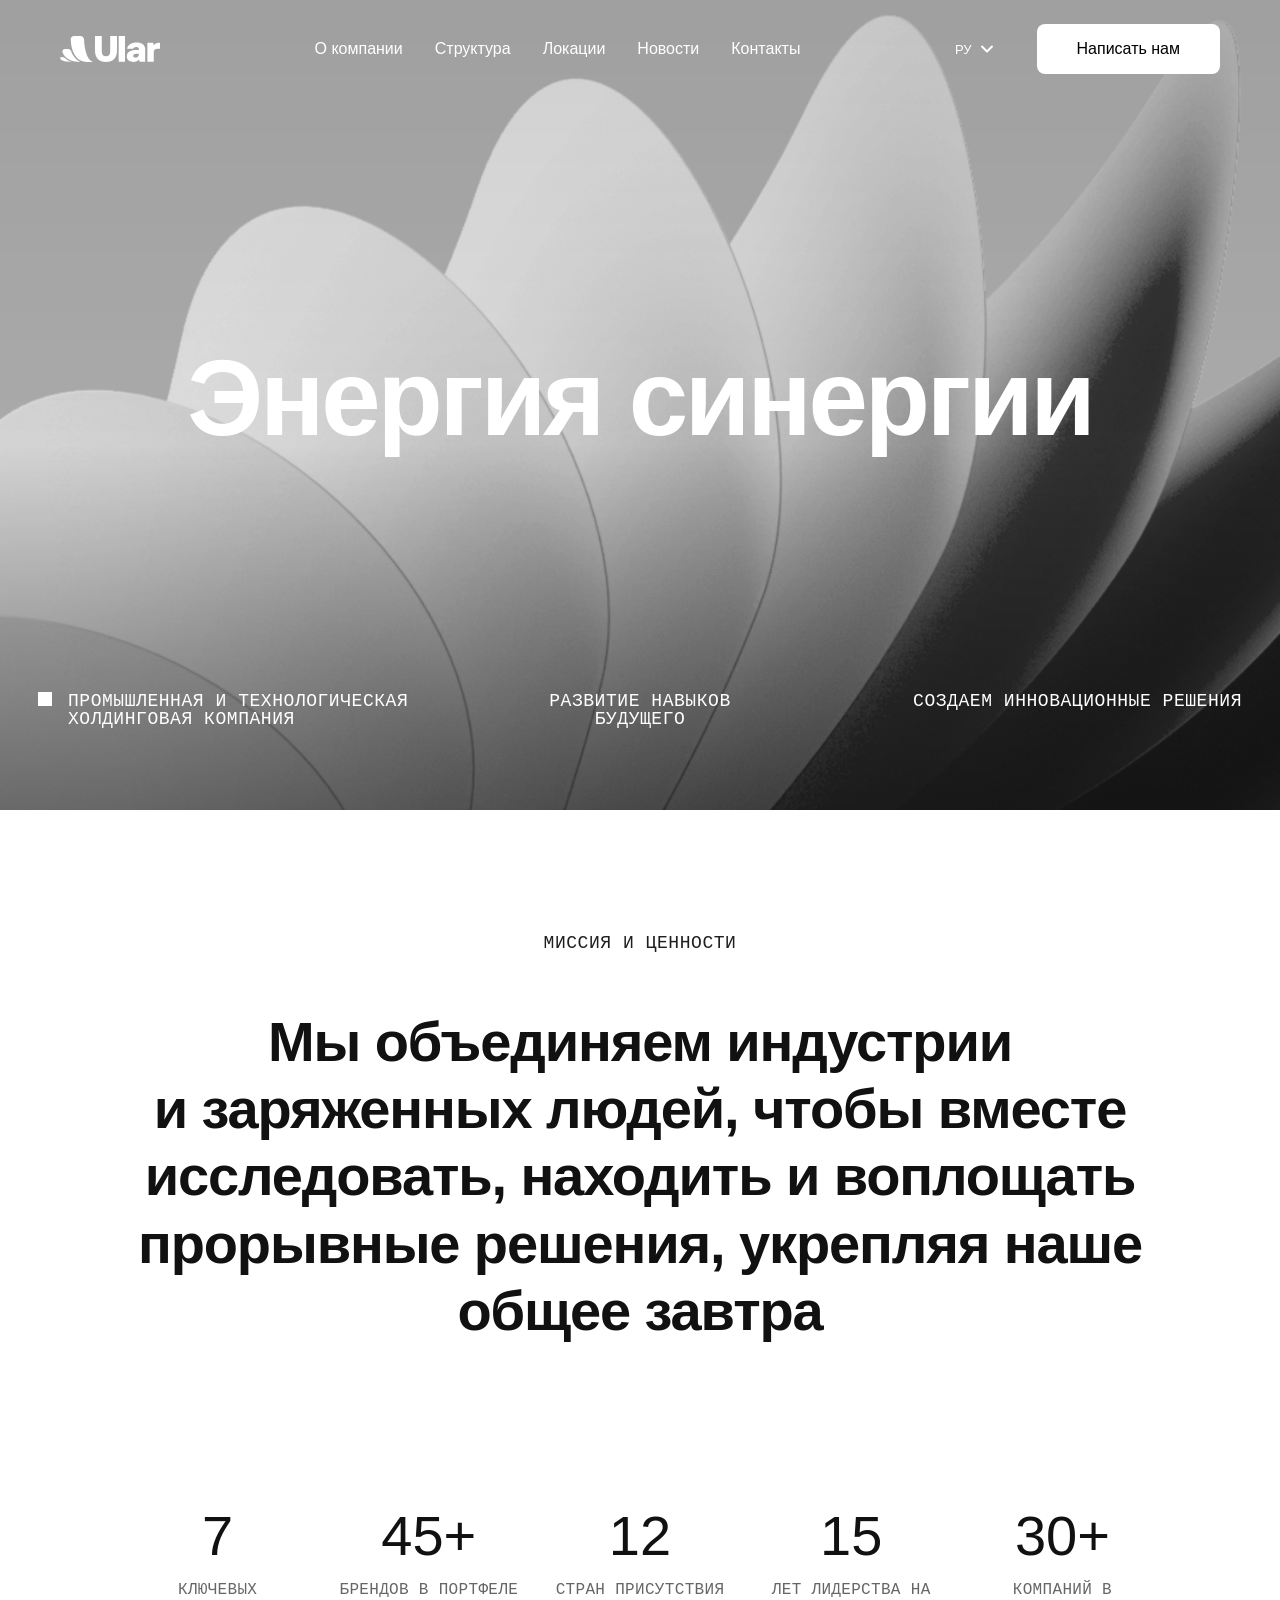
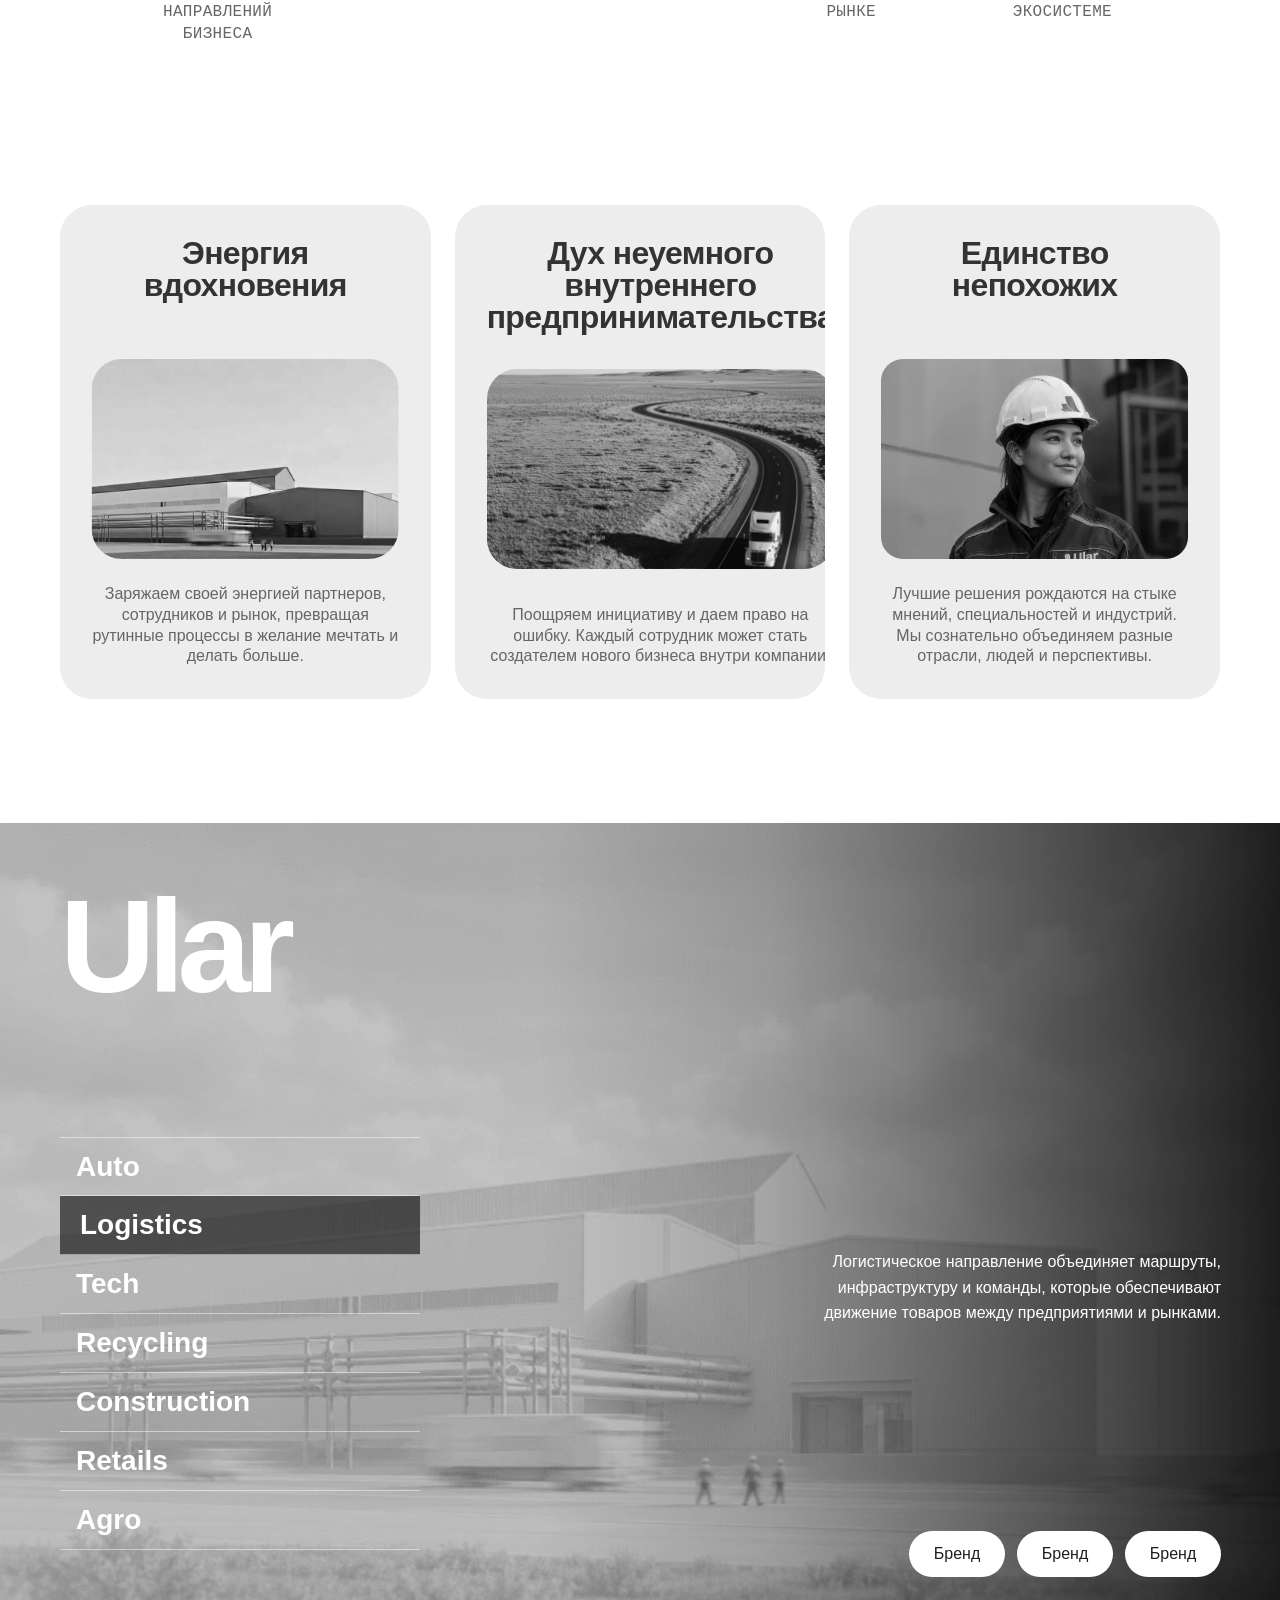
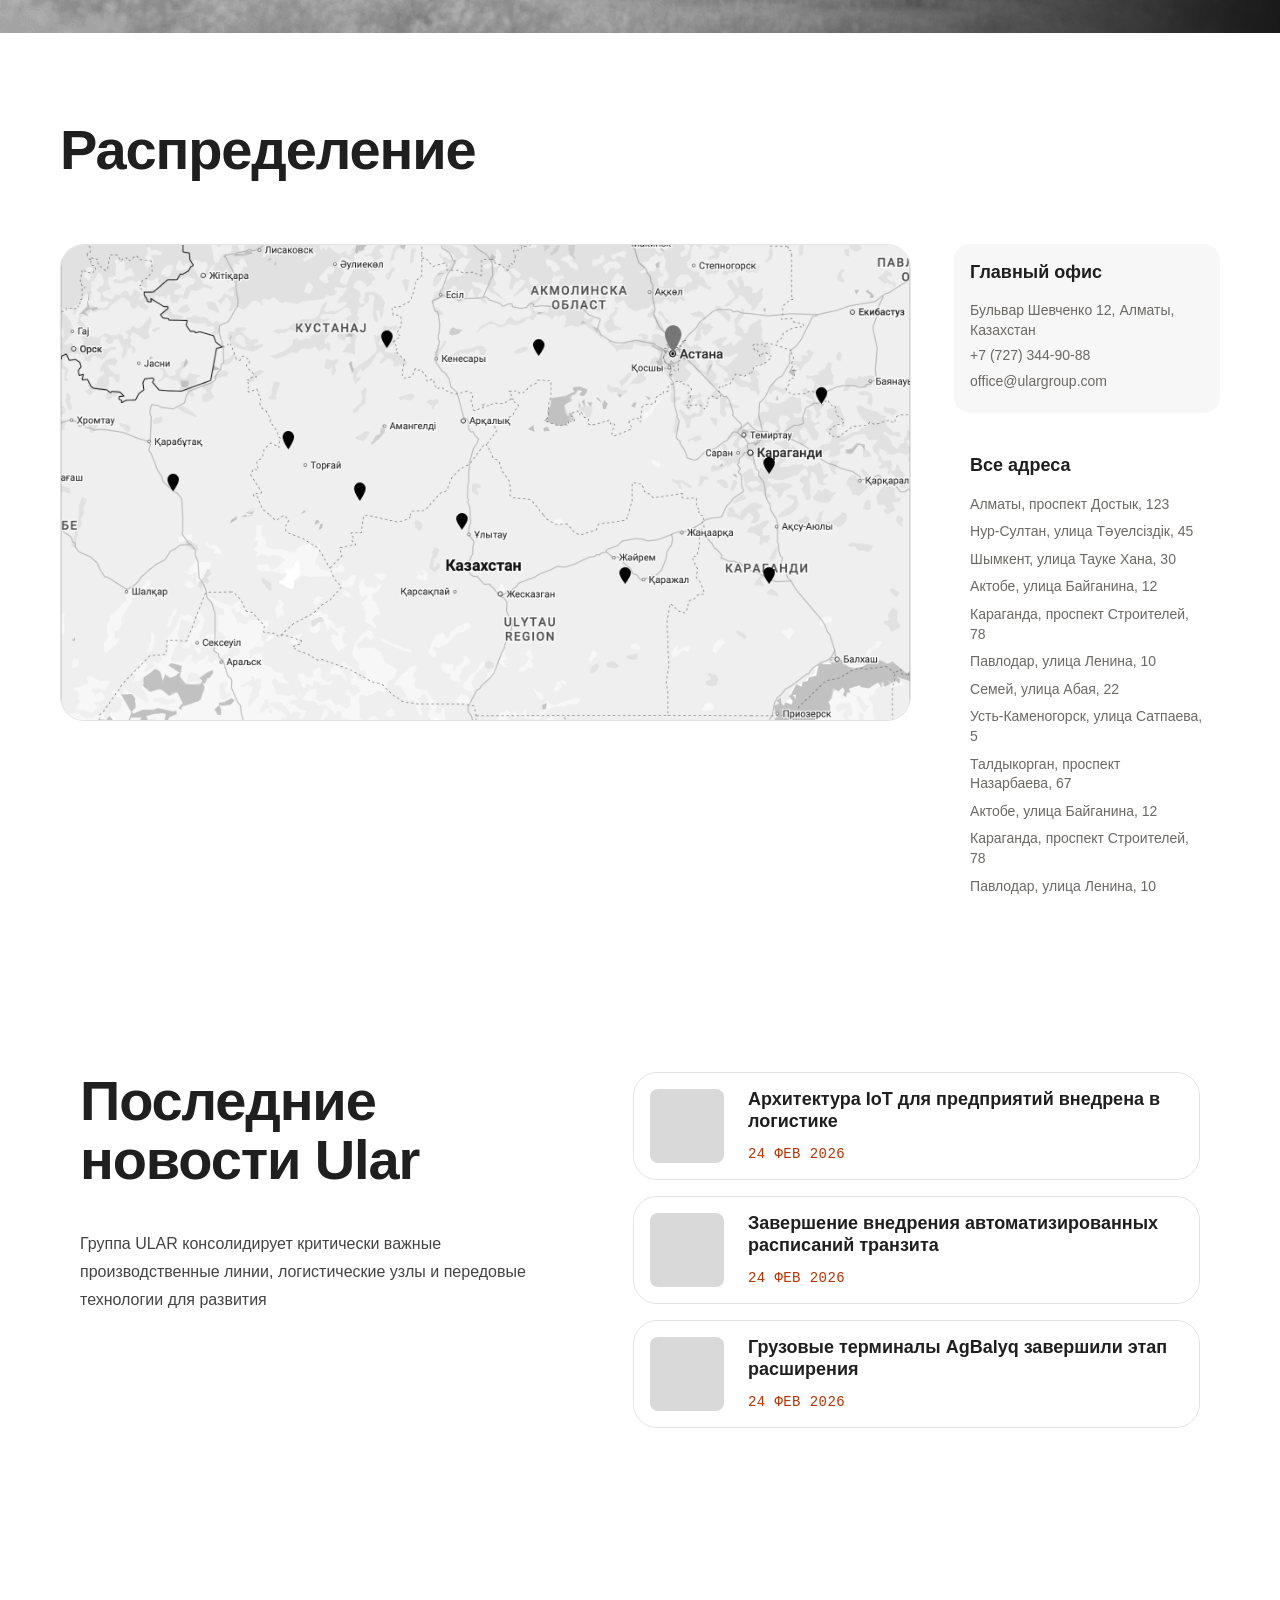
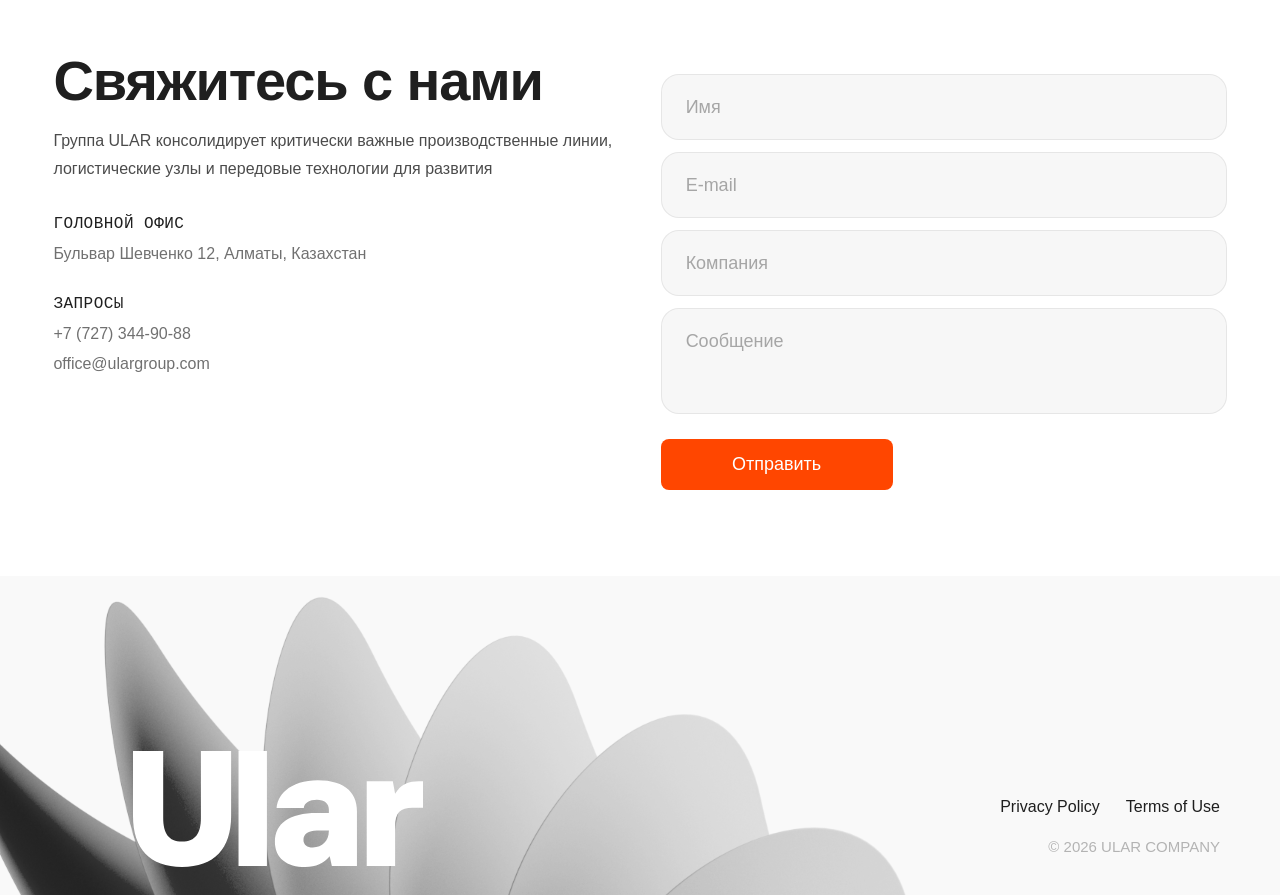
<file: home-v7/index.html>
<!doctype html>
<html lang="ru">
  <head>
    <meta charset="UTF-8" />
    <meta name="viewport" content="width=device-width, initial-scale=1.0" />
    <meta name="theme-color" content="#ffffff" />
    <title>ULAR - Энергия синергии</title>
    <link rel="stylesheet" href="./styles.css" />
    <link rel="stylesheet" href="./v7.css" />
    <script src="./script.js" defer></script>
  </head>
  <body>
    <main>
      <section class="hero" id="top">
        <img class="hero__image" src="./assets/ribbon.png" alt="" />
        <div class="hero__shade"></div>
        <header class="site-header">
          <a class="brand" href="#top" aria-label="ULAR">
            <img src="./assets/logo-mark-white.svg" alt="" />
            <img src="./assets/logo-white.svg" alt="ULAR" />
          </a>
          <nav class="nav" aria-label="Основная навигация">
            <a href="#about">О компании</a><a href="#structure">Структура</a><a href="#locations">Локации</a><a href="#news">Новости</a><a href="#contacts">Контакты</a>
          </nav>
          <div class="header-actions"><button class="lang" type="button">РУ <img src="./assets/chevron-down.svg" alt="" /></button><a class="button button--light" href="#contacts">Написать нам</a></div>
        </header>
        <h1 class="hero__title">Энергия синергии</h1>
        <div class="hero__meta mono">
          <p><i></i>Промышленная и технологическая холдинговая компания</p>
          <p>Развитие навыков<br />будущего</p>
          <p>создаем инновационные решения</p>
        </div>
      </section>

      <section class="mission" id="about"><div class="mission__intro"><p class="mono">Миссия и ценности</p><h2>Мы объединяем индустрии <br />и заряженных людей, чтобы вместе исследовать, находить и воплощать прорывные решения, укрепляя наше общее завтра</h2></div><div class="mission__stats" aria-label="Ключевые показатели ULAR"><article><strong>7</strong><p class="mono">Ключевых направлений бизнеса</p></article><article><strong>45+</strong><p class="mono">Брендов в портфеле</p></article><article><strong>12</strong><p class="mono">Стран присутствия</p></article><article><strong>15</strong><p class="mono">Лет лидерства на рынке</p></article><article><strong>30+</strong><p class="mono">Компаний в экосистеме</p></article></div><div class="values"><article class="values__card">
            <h3>Энергия вдохновения</h3>
            <img class="values__image values__image--industry" src="./assets/value-industry.png" loading="lazy" alt="Промышленное здание" />
            <p>Заряжаем своей энергией партнеров, сотрудников и рынок, превращая рутинные процессы в желание мечтать и делать больше.</p>
          </article><article class="values__card">
            <h3>Дух неуемного внутреннего предпринимательства</h3>
            <img class="values__image values__image--road" src="./assets/value-road.png" loading="lazy" alt="Дорога среди полей" />
            <p>Поощряем инициативу и даем право на ошибку. Каждый сотрудник может стать создателем нового бизнеса внутри компании.</p>
          </article><article class="values__card">
            <h3>Единство непохожих</h3>
            <img class="values__image values__image--worker" src="./assets/value-worker.png" loading="lazy" alt="Сотрудница на производстве" />
            <p>Лучшие решения рождаются на стыке мнений, специальностей и индустрий. Мы сознательно объединяем разные отрасли, людей и перспективы.</p>
          </article></div></section>

      <section class="divisions" id="structure" aria-label="Направления ULAR">
        <div class="divisions__backgrounds" aria-hidden="true">
          <img class="divisions__background is-active" data-division-bg-a src="./assets/company-logostic.png" alt="" />
          <img class="divisions__background" data-division-bg-b src="./assets/company-auto.png" alt="" />
        </div>
        <div class="divisions__veil"></div>
        <strong class="divisions__logo">Ular</strong>
        <div class="divisions__list" role="tablist" aria-label="Дивизионы">
          <button type="button" role="tab" data-division="0">Auto</button>
          <button type="button" role="tab" data-division="1" class="is-active" aria-selected="true">Logistics</button>
          <button type="button" role="tab" data-division="2">Tech</button>
          <button type="button" role="tab" data-division="3">Recycling</button>
          <button type="button" role="tab" data-division="4">Construction</button>
          <button type="button" role="tab" data-division="5">Retails</button>
          <button type="button" role="tab" data-division="6">Agro</button>
        </div>
        <div class="divisions__details" role="tabpanel" aria-live="polite">
          <p>Логистическое направление объединяет маршруты, инфраструктуру и команды, которые обеспечивают движение товаров между предприятиями и рынками.</p>
          <div class="divisions__brands"><span>Бренд</span><span>Бренд</span><span>Бренд</span></div>
        </div>
      </section>

      <section class="map-v3" id="locations" aria-label="География ULAR">
        <h2>Распределение</h2>
        <img class="map-v3__image" src="./assets/map-static.png" alt="Карта присутствия ULAR" />
        <aside class="map-v3__addresses">
          <article><b>Главный офис</b><p>Бульвар Шевченко 12, Алматы, Казахстан</p><p>+7 (727) 344-90-88</p><p>office@ulargroup.com</p></article>
          <div><b>Все адреса</b><p>Алматы, проспект Достык, 123</p><p>Нур-Султан, улица Тәуелсіздік, 45</p><p>Шымкент, улица Тауке Хана, 30</p><p>Актобе, улица Байганина, 12</p><p>Караганда, проспект Строителей, 78</p><p>Павлодар, улица Ленина, 10</p><p>Семей, улица Абая, 22</p><p>Усть-Каменогорск, улица Сатпаева, 5</p><p>Талдыкорган, проспект Назарбаева, 67</p><p>Актобе, улица Байганина, 12</p><p>Караганда, проспект Строителей, 78</p><p>Павлодар, улица Ленина, 10</p></div>
        </aside>
      </section>

      <section class="news section-pad" id="news"><div class="news__intro"><h2>Последние новости Ular</h2><p>Группа ULAR консолидирует критически важные производственные линии, логистические узлы и передовые технологии для развития</p></div><div class="news__grid"><article class="news-card"><div class="news-card__thumbnail" aria-hidden="true"></div><div class="news-card__content"><h3>Архитектура IoT для предприятий внедрена в логистике</h3><time class="mono" datetime="2026-02-24">24 ФЕВ 2026</time></div></article><article class="news-card"><div class="news-card__thumbnail" aria-hidden="true"></div><div class="news-card__content"><h3>Завершение внедрения автоматизированных расписаний транзита</h3><time class="mono" datetime="2026-02-24">24 ФЕВ 2026</time></div></article><article class="news-card"><div class="news-card__thumbnail" aria-hidden="true"></div><div class="news-card__content"><h3>Грузовые терминалы AgBalyq завершили этап расширения</h3><time class="mono" datetime="2026-02-24">24 ФЕВ 2026</time></div></article></div></section>

      <section class="contact section-pad" id="contacts">
        <div class="contact__info"><h2>Свяжитесь с нами</h2><p>Группа ULAR консолидирует критически важные производственные линии, логистические узлы и передовые технологии для развития</p><div class="contact__details"><div><b class="mono">Головной офис</b><span>Бульвар Шевченко 12, Алматы, Казахстан</span></div><div><b class="mono">Запросы</b><span>+7 (727) 344-90-88</span><span>office@ulargroup.com</span></div></div></div>
        <form class="contact__form"><label><span>Имя</span><input aria-label="Имя" /></label><label><span>E-mail</span><input type="email" aria-label="E-mail" /></label><label><span>Компания</span><input aria-label="Компания" /></label><label class="message"><span>Сообщение</span><textarea aria-label="Сообщение"></textarea></label><button class="button button--accent" type="submit">Отправить</button></form>
      </section>

      <footer class="footer">
        <img class="footer__ribbon" src="./assets/footer-ribbon.png" alt="" />
        <img class="footer__logo" src="./assets/footer-wordmark.svg" alt="ULAR" />
        <div class="footer__links"><a href="#">Privacy Policy</a><a href="#">Terms of Use</a><span>© 2026 ULAR COMPANY</span></div>
      </footer>
    </main>
  </body>
</html>
</file>
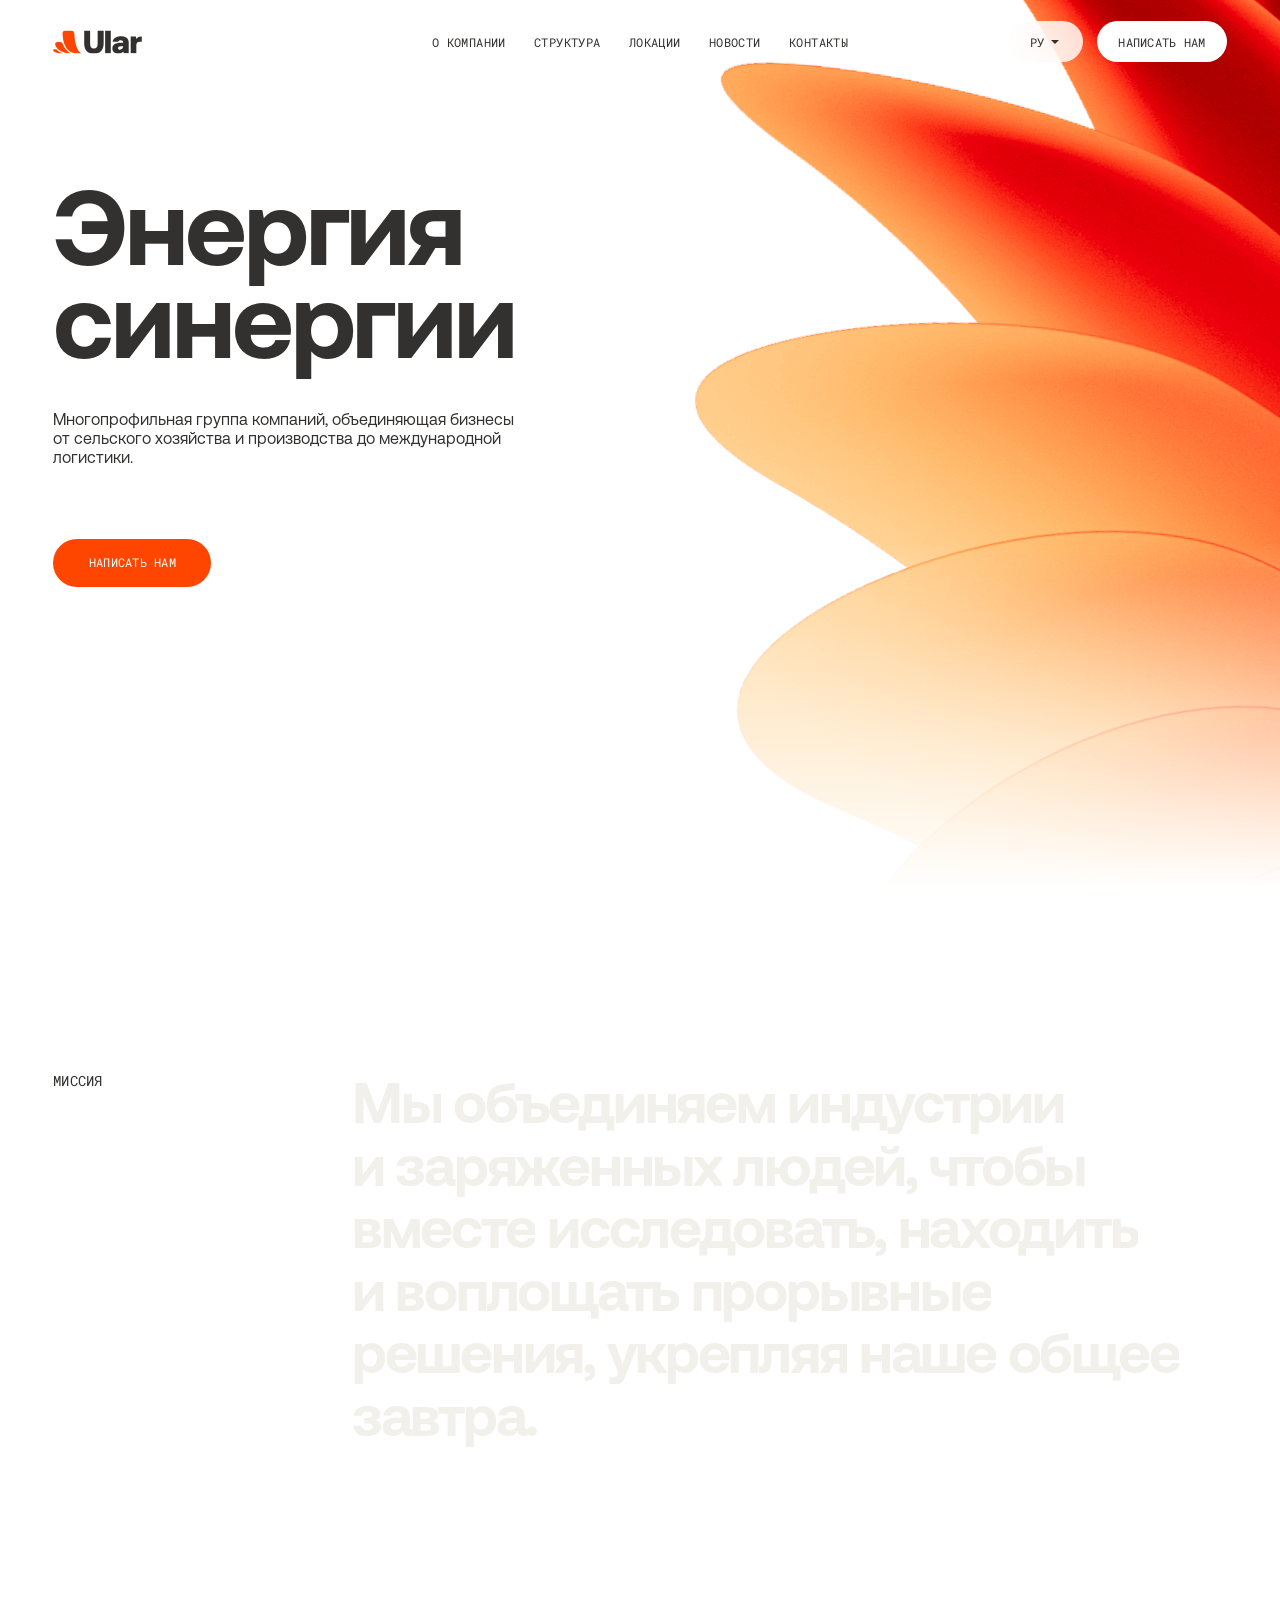
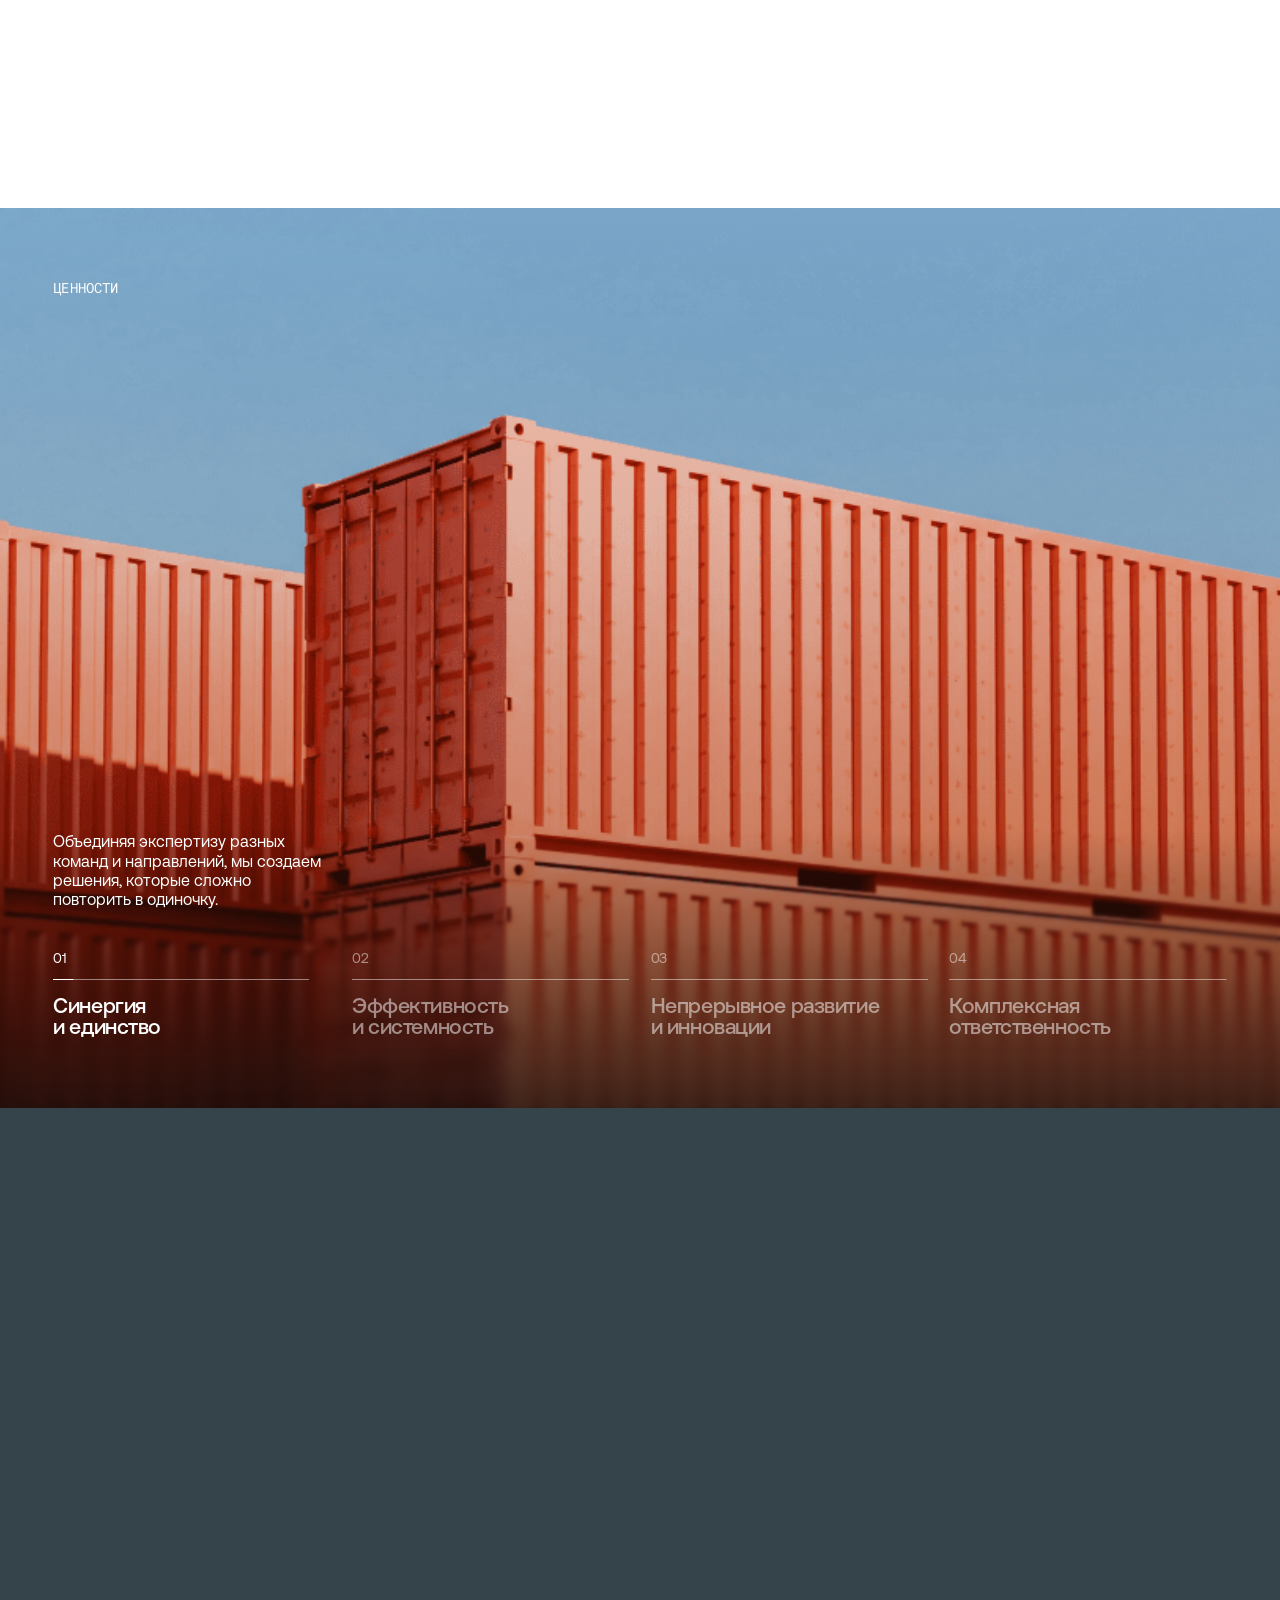
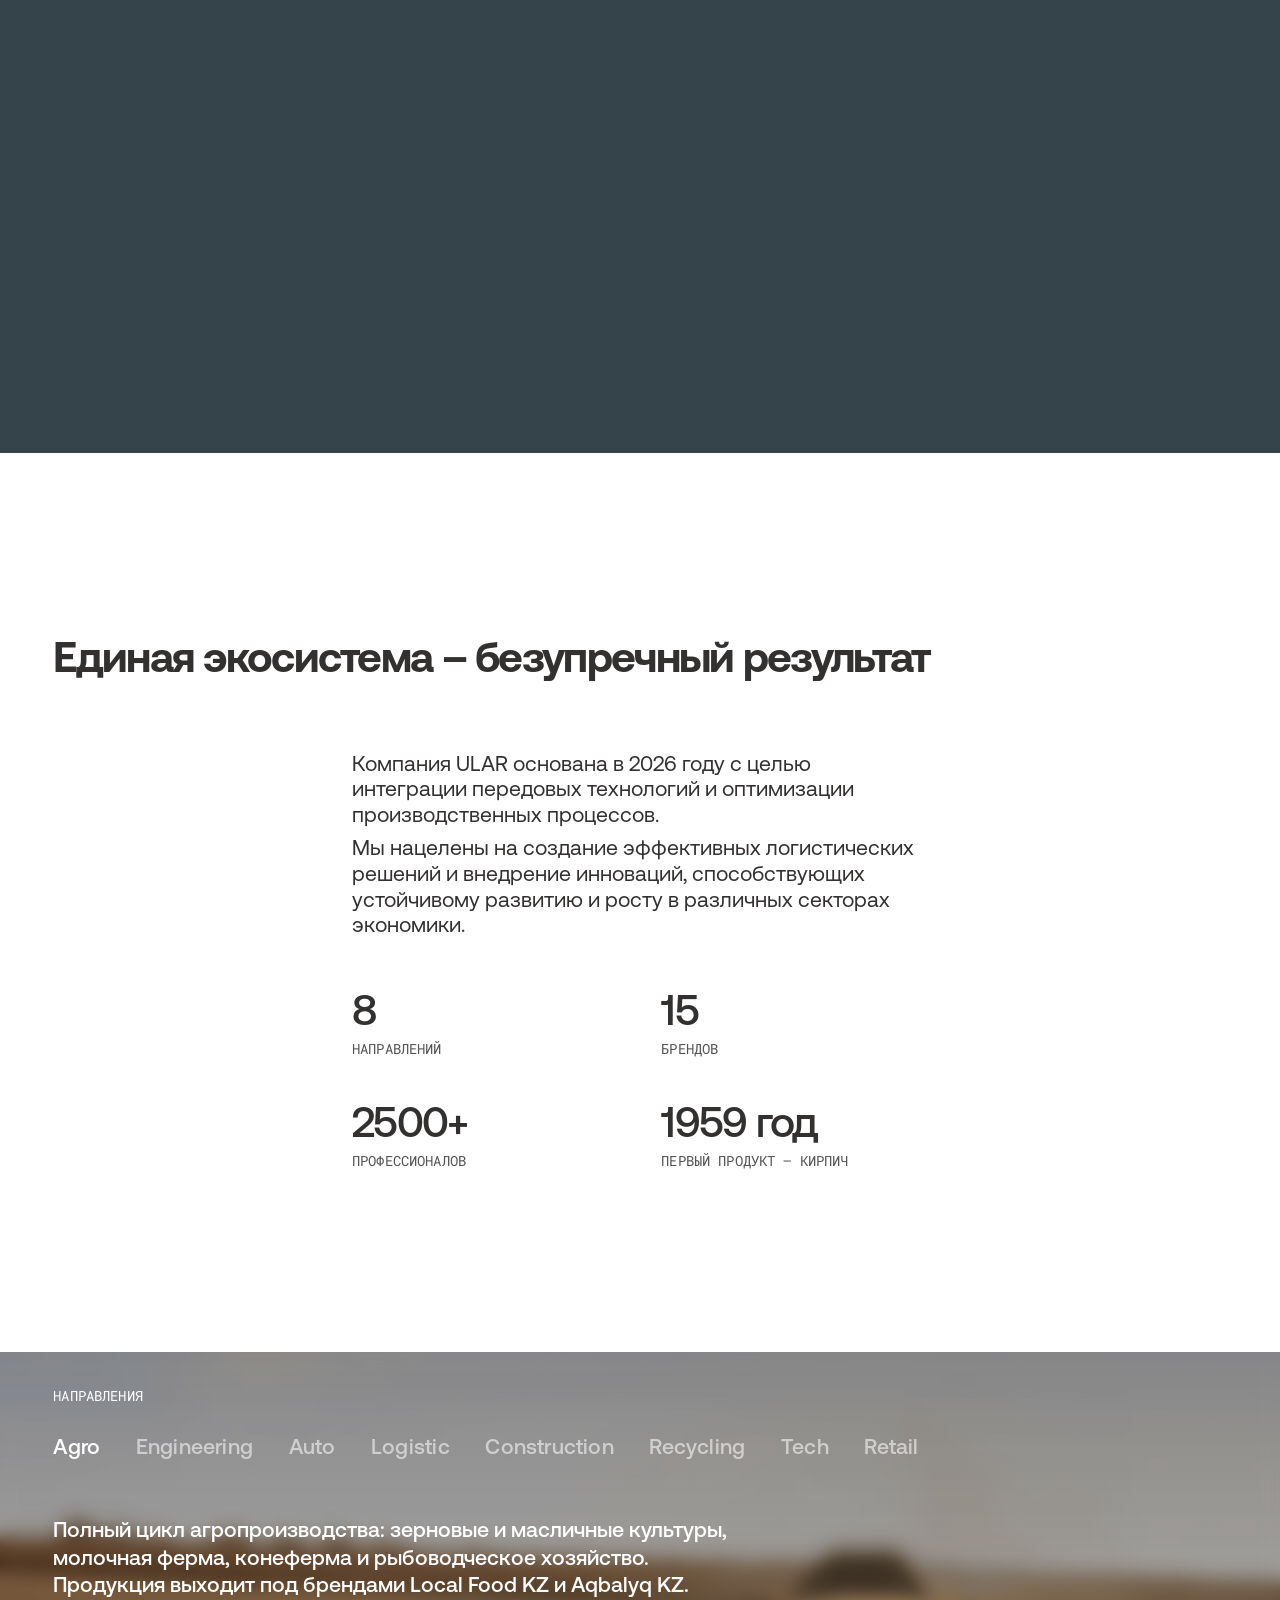
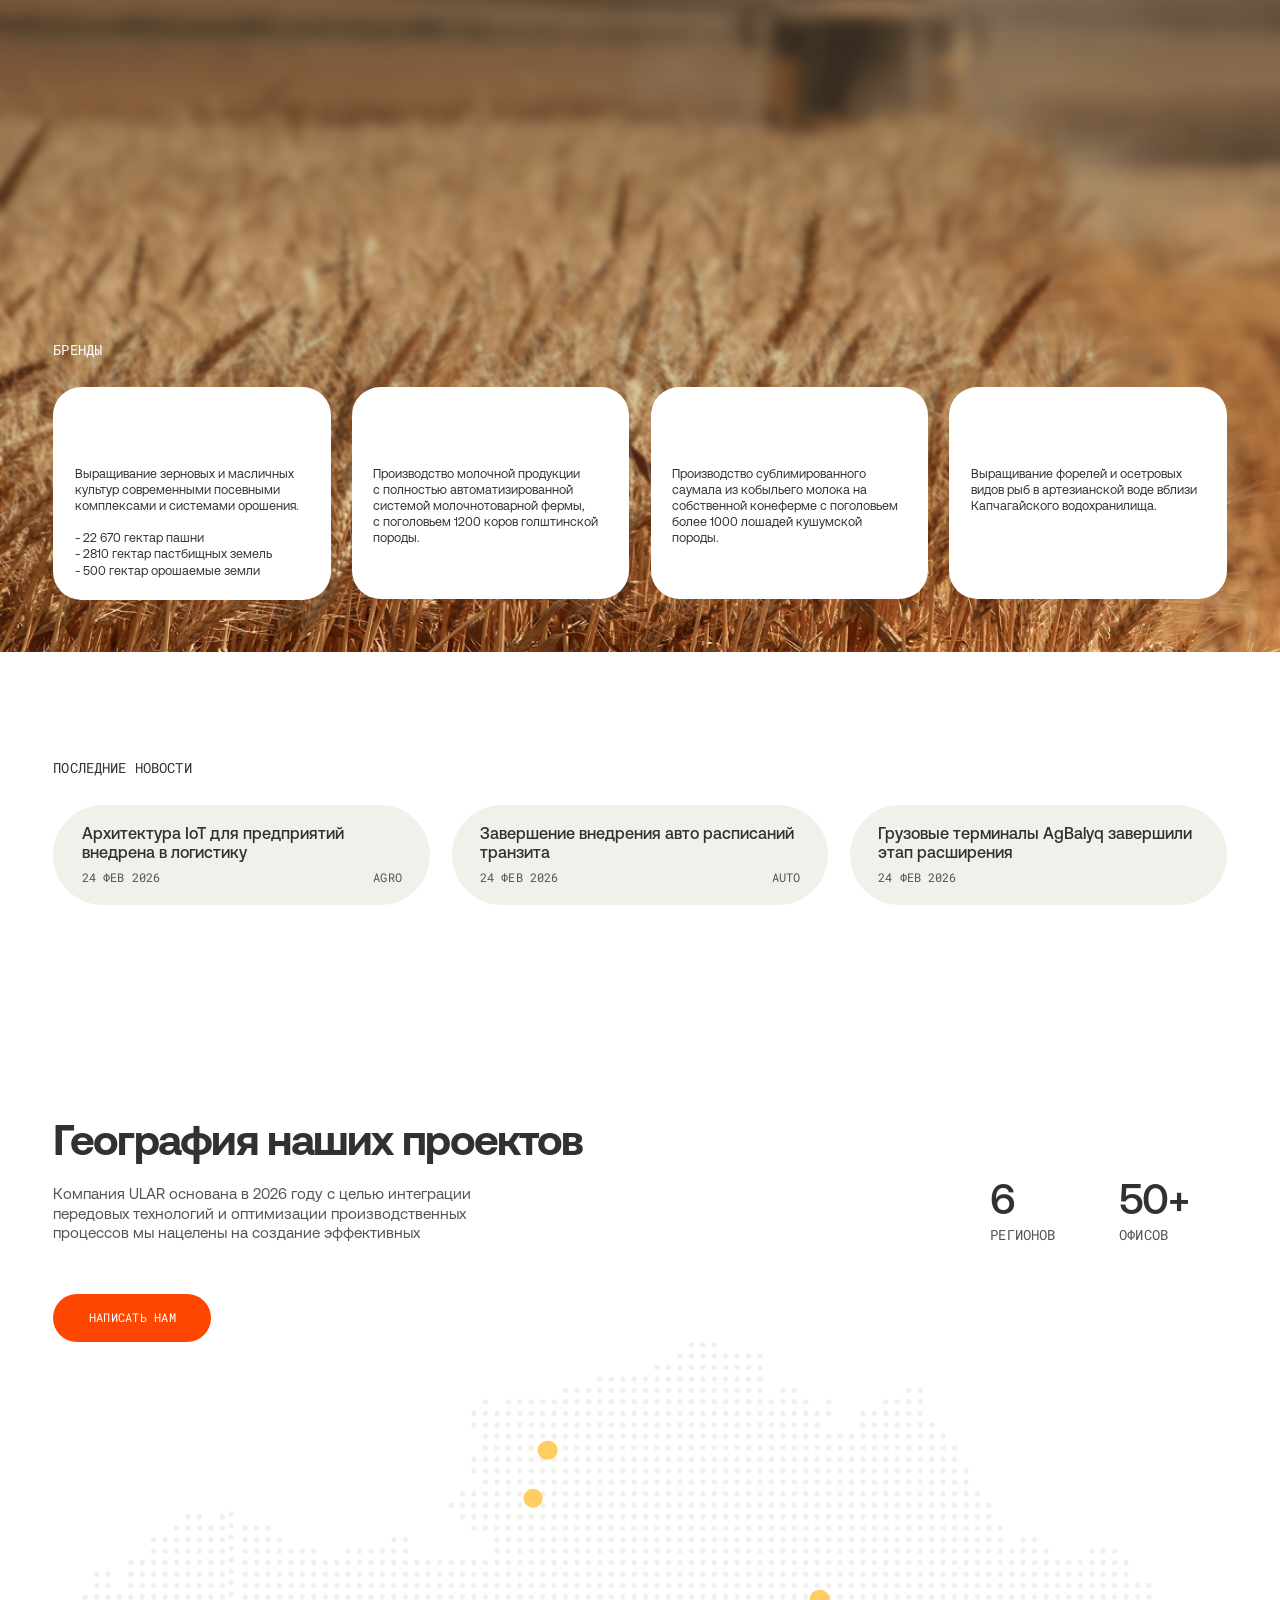
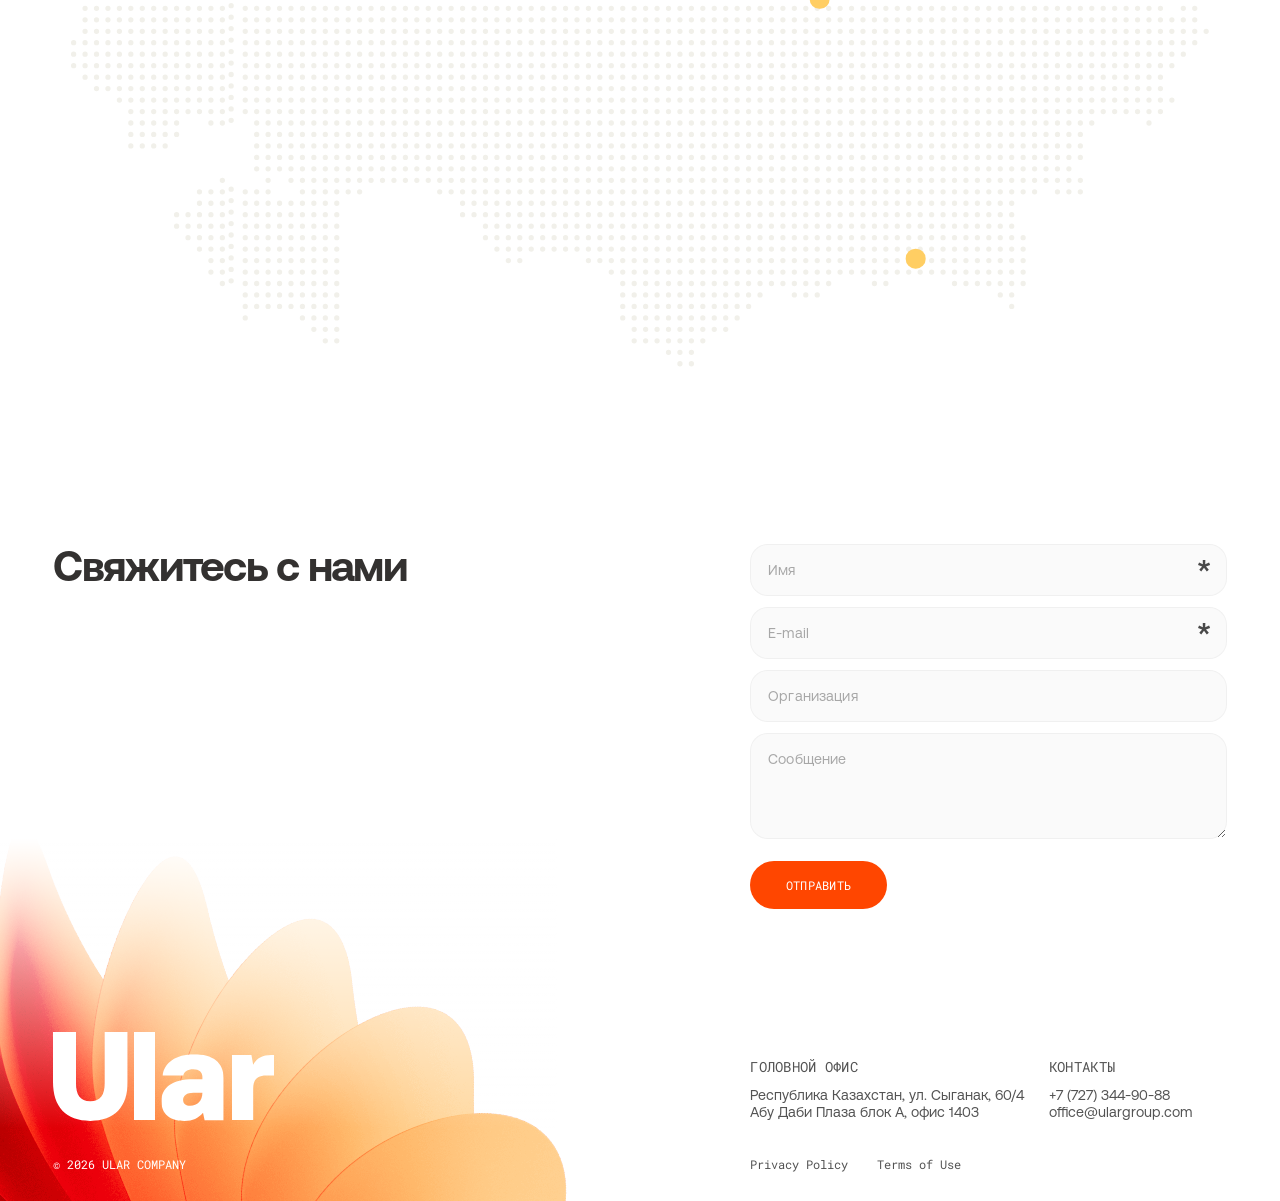
<file: home-v8/index.html>
<!doctype html>
<html lang="ru">
<head>
  <meta charset="UTF-8">
  <meta name="viewport" content="width=device-width, initial-scale=1.0">
  <meta name="theme-color" content="#ffffff">
  <meta name="description" content="ULAR — многопрофильная группа компаний. Объединяем индустрии и заряженных людей, укрепляя наше общее завтра.">
  <title>ULAR — Энергия синергии</title>
  <link rel="icon" href="./assets/images/5fedb.svg" type="image/svg+xml">
  <link rel="preload" href="./assets/fonts/AEONIKPRO-BOLD.OTF" as="font" type="font/otf" crossorigin>
  <link rel="preload" href="./assets/fonts/AEONIKPRO-REGULAR.OTF" as="font" type="font/otf" crossorigin>
  <link rel="preload" href="./assets/images/4d9da.png" as="image">
  <link rel="stylesheet" href="./styles.css">
  <script type="module" src="./app.js"></script>
</head>
<body>
  <a href="#mission" class="skip-link">Перейти к содержанию</a>
  <header class="header" data-node-id="2649:10529">
    <a class="logo" href="#top" aria-label="ULAR — на главную"><img src="./assets/images/5fedb.svg" alt=""><img src="./assets/images/6e974.svg" alt="ULAR"></a>
    <nav class="nav mono" aria-label="Основная навигация"><a href="#about">О компании</a><a href="#companies">Структура</a><a href="#locations">Локации</a><a href="#news">Новости</a><a href="#contact">Контакты</a></nav>
    <div class="header-actions">
      <details class="language"><summary class="mono">РУ <img src="./assets/images/65171.svg" alt=""></summary><div class="language-menu"><span lang="ru">Русский ✓</span><small>Другие языковые версии пока недоступны.</small></div></details>
      <a href="#contact" class="button button-white">Написать нам</a>
    </div>
  </header>
  <main>
    <section class="hero" id="top" aria-labelledby="hero-title" data-node-id="2647:190">
      <div class="hero-art" aria-hidden="true"><div class="hero-art-position"><div class="hero-art-rotate"><div class="hero-art-crop"><img src="./assets/images/4d9da.png" alt="" fetchpriority="high"></div></div></div><div class="hero-art-fade"></div></div>
      <div class="hero-content"><h1 id="hero-title">Энергия<br>синергии</h1><p>Многопрофильная группа компаний, объединяющая бизнесы от сельского хозяйства и производства до международной логистики.</p><a href="#contact" class="button">Написать нам</a></div>
    </section>
    <section class="mission section-grid" id="mission" aria-labelledby="mission-label" data-node-id="2647:224"><h2 class="eyebrow" id="mission-label">Миссия</h2><p class="mission-text" data-mission aria-label="Мы объединяем индустрии и заряженных людей, чтобы вместе исследовать, находить и воплощать прорывные решения, укрепляя наше общее завтра."></p></section>
    <section class="values" id="values" aria-labelledby="values-label" data-node-id="2647:228">
      <div class="values-stage"><div class="value-images" aria-hidden="true"></div><div class="values-shade" aria-hidden="true"></div><div class="values-blur" aria-hidden="true"></div><h2 class="eyebrow" id="values-label">Ценности</h2><div class="value-descriptions"></div><div class="value-controls" role="tablist" aria-label="Наши ценности"></div></div>
    </section>
    <section class="about section-pad" id="about" aria-labelledby="about-title" data-node-id="2647:254"><h2 id="about-title">Единая экосистема – безупречный результат</h2><div class="about-content"><div class="about-description"><p>Компания ULAR основана в 2026 году с целью интеграции передовых технологий и оптимизации производственных процессов.</p><p>Мы нацелены на создание эффективных логистических решений и внедрение инноваций, способствующих устойчивому развитию и росту в различных секторах экономики.</p></div><dl class="stats"><div><dt>8</dt><dd>направлений</dd></div><div><dt>15</dt><dd>брендов</dd></div><div><dt>2500+</dt><dd>профессионалов</dd></div><div><dt>1959 год</dt><dd>первый продукт – кирпич</dd></div></dl></div></section>
    <section class="companies section-pad" id="companies" aria-labelledby="companies-label" data-node-id="2647:274"><div class="company-backgrounds" aria-hidden="true"></div><h2 class="eyebrow" id="companies-label">Направления</h2><div class="company-tabs" role="tablist" aria-label="Направления бизнеса"></div><div id="company-panel" role="tabpanel" tabindex="0"><p class="company-description"></p><div class="brands"><h3 class="eyebrow">Бренды</h3><div class="brand-grid"></div></div></div></section>
    <section class="news section-pad" id="news" aria-labelledby="news-label" data-node-id="2647:368"><h2 class="eyebrow" id="news-label">Последние новости</h2><div class="news-grid"></div></section>
    <section class="map-section section-pad" id="locations" aria-labelledby="map-title" data-node-id="2647:387"><h2 id="map-title">География наших проектов</h2><div class="map-intro"><p>Компания ULAR основана в 2026 году с целью интеграции передовых технологий и оптимизации производственных процессов мы нацелены на создание эффективных</p><dl class="map-stats stats"><div><dt>6</dt><dd>регионов</dd></div><div><dt>50+</dt><dd>офисов</dd></div></dl></div><a href="#contact" class="button map-contact">Написать нам</a><div class="map" aria-label="Интерактивная карта присутствия ULAR в Казахстане"><div class="map-art"><canvas class="map-dots" role="img" aria-label="Силуэт Казахстана из точек"></canvas><noscript><img src="./assets/images/kazakhstan.svg" alt="Силуэт Казахстана из точек"></noscript></div><div class="map-markers"></div><aside class="map-panel" id="region-panel" aria-labelledby="region-title" hidden><div class="map-panel-heading"><h3 id="region-title" class="mono"></h3><button type="button" class="panel-close" aria-label="Закрыть адреса">×</button></div><div class="office-list" tabindex="0" aria-label="Список компаний и адресов"></div></aside></div></section>
    <section class="contact section-pad" id="contact" aria-labelledby="contact-title" data-node-id="2647:3523"><h2 id="contact-title">Свяжитесь с нами</h2><form class="contact-form" novalidate><div class="form-fields"><label class="field"><span class="sr-only">Имя</span><input name="name" placeholder="Имя" autocomplete="name" required maxlength="120" aria-describedby="name-error"><img src="./assets/images/fe4a1.svg" alt="" aria-hidden="true"><span id="name-error" class="field-error"></span></label><label class="field"><span class="sr-only">E-mail</span><input name="email" type="email" placeholder="E-mail" autocomplete="email" required maxlength="254" aria-describedby="email-error"><img src="./assets/images/fe4a1.svg" alt="" aria-hidden="true"><span id="email-error" class="field-error"></span></label><label class="field"><span class="sr-only">Организация</span><input name="organization" placeholder="Организация" autocomplete="organization" maxlength="200"></label><label class="field"><span class="sr-only">Сообщение</span><textarea name="message" placeholder="Сообщение" maxlength="5000"></textarea></label></div><button type="submit" class="button">Отправить</button><p class="form-status" role="status" aria-live="polite" hidden></p></form></section>
  </main>
  <footer class="footer section-pad" data-node-id="2647:3543"><div class="footer-art-shell" aria-hidden="true"><div class="footer-art"><div class="footer-art-position"><img src="./assets/images/4d9da.png" alt=""></div><div class="footer-art-fade"></div></div></div><div class="footer-brand"><a class="footer-wordmark" href="#top" aria-label="ULAR — наверх"><img src="./assets/images/dfbc5.svg" alt=""><img src="./assets/images/2aa67.svg" alt=""><img src="./assets/images/94930.svg" alt=""><img src="./assets/images/c75bf.svg" alt=""></a><p class="mono">© 2026 ULAR COMPANY</p></div><div class="footer-details"><div class="footer-contacts"><div><h2 class="eyebrow">Головной офис</h2><address>Республика Казахстан, ул. Сыганак, 60/4<br>Абу Даби Плаза блок А, офис 1403</address></div><div><h2 class="eyebrow">Контакты</h2><a href="tel:+77273449088">+7 (727) 344-90-88</a><a href="mailto:office@ulargroup.com">office@ulargroup.com</a></div></div><div class="footer-legal mono"><button type="button" data-document="Privacy Policy">Privacy Policy</button><button type="button" data-document="Terms of Use">Terms of Use</button></div></div></footer>
  <dialog class="info-dialog" aria-labelledby="dialog-title"><button type="button" class="dialog-close" aria-label="Закрыть">×</button><h2 id="dialog-title"></h2><p class="dialog-copy"></p><a class="button" href="mailto:office@ulargroup.com">Связаться с ULAR</a></dialog>
  <noscript><p class="noscript">Для интерактивных направлений, карты и анимации включите JavaScript.</p></noscript>
</body>
</html>
</file>
<file: styles.css>
:root{--accent:#ff4600;--ink:#1f1f1f;--muted:rgba(0,0,0,.56);--line:rgba(31,31,31,.12);--soft:#ededed;--aeonik:"Aeonik Pro",Arial,sans-serif;--mono:"Roboto Mono","SFMono-Regular",Consolas,monospace}
*{box-sizing:border-box}html{scroll-behavior:smooth}body{margin:0;overflow-x:hidden;background:#fff;color:var(--ink);font-family:var(--aeonik);-webkit-font-smoothing:antialiased}a{color:inherit;text-decoration:none}button,input,textarea{font:inherit}.mono{font-family:var(--mono);text-transform:uppercase;letter-spacing:.03em}.section-pad{padding-inline:clamp(32px,4.17vw,60px)}.sr-only{position:absolute;width:1px;height:1px;padding:0;margin:-1px;overflow:hidden;clip:rect(0,0,0,0);white-space:nowrap;border:0}
.button{display:inline-flex;min-height:50px;align-items:center;justify-content:center;padding:15px 40px;border:0;border-radius:8px;font-size:16px;font-weight:500;transition:transform .25s ease,background .25s ease}.button:hover{transform:translateY(-2px)}.button--light{background:#fff;color:#000}.button--accent{background:var(--accent);color:#fff}
.hero{position:relative;height:810px;overflow:hidden;background:#aaa;color:#fff}.hero__image{position:absolute;inset:0;width:100%;height:100%;object-fit:cover;filter:grayscale(1);transform:scale(1.07);animation:heroScale 1.8s cubic-bezier(.2,.75,.2,1) forwards}.hero__shade{position:absolute;inset:0;background:linear-gradient(180deg,rgba(0,0,0,.06),rgba(0,0,0,0) 55%,rgba(0,0,0,.46))}.site-header{position:absolute;z-index:3;top:24px;left:60px;right:60px;display:flex;align-items:center;justify-content:space-between}.brand{display:flex;align-items:flex-start;width:100px;height:27px}.brand img:first-child{width:33px;height:26px}.brand img:last-child{width:65px;height:26px;margin-left:2px}.nav{display:flex;gap:32px;font-size:16px}.nav a,.footer__links a{transition:opacity .2s}.nav a:hover,.footer__links a:hover{opacity:.6}.header-actions{display:flex;align-items:center;gap:40px}.lang{display:flex;gap:5px;align-items:center;padding:0;border:0;background:none;color:#fff;font-size:13px}.lang img{width:20px;height:20px}.hero__title{position:absolute;top:50%;left:50%;width:min(952px,80vw);margin:0;transform:translate(-50%,-56%);font-size:clamp(76px,8.34vw,120px);line-height:.95;letter-spacing:-.03em;text-align:center;animation:titleIn 1s .15s both}.hero__meta{position:absolute;left:calc(50% - 602px);bottom:82px;width:1204px;display:grid;grid-template-columns:1fr 1fr 1fr;align-items:start;font-size:18px;line-height:1}.hero__meta p{margin:0}.hero__meta p:first-child{display:flex;gap:16px;max-width:376px}.hero__meta p:nth-child(2){text-align:center}.hero__meta p:last-child{text-align:right}.hero__meta i{display:block;flex:0 0 14px;height:14px;background:#fff}
.about{position:relative;min-height:1997px;display:grid;grid-template-columns:1fr 598px;gap:80px;padding:80px 102px 80px 60px}.about__pin{position:sticky;top:80px;align-self:start;max-width:581px}.about__pin h2{margin:0 0 48px;font-size:40px;line-height:1.2;letter-spacing:-.02em}.story{display:flex;flex-direction:column;align-items:flex-start;gap:24px;padding-top:9px}.story-card{position:relative;height:439px;border-radius:32px;overflow:hidden;background:var(--soft)}.story-card--small{width:323px;padding:32px;display:flex;flex-direction:column;align-items:center;justify-content:space-between;text-align:center}.story-card--wide{width:598px;padding:32px}.story-card h3{position:relative;z-index:2;margin:0;font-size:32px;line-height:1;font-weight:700;color:rgba(0,0,0,.8)}.story-card p{position:relative;z-index:2;margin:0;font-size:16px;line-height:1.3;color:var(--muted)}.story-card em{color:var(--accent);font-style:normal}.story-card__portrait{width:137px;height:156px;object-fit:cover;border-radius:24px}.story-card__transport{width:260px;height:156px;object-fit:cover}.story-card__cover{position:absolute;inset:0;width:100%;height:100%;object-fit:cover}.story-card--industry h3,.story-card--industry p{text-align:center}.story-card--industry p{margin-top:24px}.story-card--ribbon{background:#e2e2e2}.story-card--ribbon .story-card__cover{transform:rotate(-7deg) scale(1.45);opacity:.95}.story-card__copy{position:relative;z-index:2;text-align:center}.story-card__copy p{margin-top:24px}.story-card__logistics{position:absolute;z-index:1;left:50%;bottom:-8px;width:305px;height:213px;transform:translateX(-50%);object-fit:cover;border-radius:58px}
.timeline{height:750px;display:grid;grid-template-columns:repeat(3,1fr);gap:0;padding-top:87px}.timeline article{position:relative;padding:0 40px 0 40px;border-left:1px solid rgba(0,0,0,.08)}.timeline article:first-child{border-left:0}.timeline h2{margin:0;font-size:120px;line-height:1.15}.timeline .mono{min-height:52px;margin:0;font-size:16px;line-height:1.3}.timeline article>p:last-child{position:absolute;left:40px;bottom:72px;width:259px;margin:0;color:var(--muted);font-size:16px;line-height:1.3}
.logistics{position:relative;height:810px;overflow:hidden;background:#333;color:#fff}.logistics__image{position:absolute;inset:0;width:100%;height:100%;object-fit:cover;filter:grayscale(1);transform:scale(1.02)}.logistics:after{content:"";position:absolute;inset:0;background:linear-gradient(90deg,rgba(0,0,0,.35),transparent 60%,rgba(0,0,0,.08))}.logistics__words{position:absolute;z-index:2;left:33%;top:35%;display:grid;grid-template-columns:340px 160px;align-items:center;gap:6px 42px}.logistics__words strong{grid-row:1/4;font-size:120px;line-height:1}.logistics__words span{font-size:32px}.logistics__words span:nth-child(3){font-size:44px}.logistics__subtitle{position:absolute;z-index:2;left:60px;bottom:60px;width:577px;margin:0;font-size:20px;line-height:1.4}.logistics__brands{position:absolute;z-index:2;right:60px;bottom:60px;display:flex;gap:16px}.logistics__brands>div{width:201px;height:96px;padding:14px 16px;background:white;color:#1f1f1f;border-radius:8px}.logistics__brands b{font-size:16px}.logistics__brands p{margin:16px 0 0;color:#6b6966;font-size:12px;line-height:1.5}
.locations{position:relative;height:300vh;background:#fff;color:#000}
.locations__stage{position:sticky;top:0;height:100vh;min-height:700px;overflow:hidden;isolation:isolate}
.locations__maps{position:absolute;inset:0;z-index:0}
.locations__map{position:absolute;left:50%;top:50%;width:min(calc(100vw - 152px),1289px);height:auto;filter:none;transform:translate(-50%,-50%);opacity:0;transition:opacity .56s ease;will-change:opacity}
.locations__map.is-active{opacity:1}
.locations__copy{position:absolute;inset:0;z-index:1;pointer-events:none}
.locations__copy h2{position:absolute;left:60px;top:84px;margin:0;font-size:40px;line-height:1.2;letter-spacing:-.02em}
.locations__indicator{position:absolute;left:42px;bottom:54px;display:flex;flex-direction:column;gap:12px}
.locations__indicator strong{font-size:clamp(76px,8.34vw,120px);line-height:.92;letter-spacing:-.035em;white-space:nowrap}
.locations__indicator p{margin:0;color:rgba(0,0,0,.56);font-size:16px;line-height:1.3}
.locations__office{position:absolute;right:60px;bottom:54px;width:304px;margin:0;padding:16px;display:flex;flex-direction:column;gap:8px;border-radius:16px;background:rgba(234,234,234,.72);backdrop-filter:blur(8px)}
.locations__office[hidden]{display:none}.locations__office b{margin-bottom:8px;font-family:Outfit,var(--aeonik);font-size:18px}.locations__office p{margin:0;color:#6b6966;font-size:14px;line-height:1.4}
.locations__stage.is-changing .locations__copy h2,.locations__stage.is-changing .locations__indicator,.locations__stage.is-changing .locations__office{animation:locationsFade .56s cubic-bezier(.2,.7,.2,1) both}
@keyframes locationsFade{from{opacity:0;transform:translateY(12px)}to{opacity:1;transform:none}}
.news{padding-top:104px;padding-bottom:104px}.news>h2,.contact h2{margin:0 0 40px;font-size:56px;line-height:1.05;letter-spacing:-.02em}.news__grid{display:grid;grid-template-columns:repeat(3,1fr);gap:24px}.news-card{min-height:349px;padding:24px;display:flex;flex-direction:column;gap:32px;border:1px solid var(--line);border-radius:32px;transition:transform .3s ease,border-color .3s ease}.news-card:hover{transform:translateY(-6px);border-color:rgba(31,31,31,.28)}.news-card__meta{display:flex;justify-content:space-between;font-size:14px}.news-card__meta time{color:var(--accent)}.news-card__meta span{color:#6b6966}.news-card h3{margin:0 0 16px;font-size:24px;line-height:1.2}.news-card p{margin:0;color:var(--muted);font-size:16px;line-height:1.5}.news-card>a{display:flex;align-items:center;gap:8px;margin-top:auto;font-family:var(--mono);font-size:14px;text-transform:uppercase;letter-spacing:.03em}.news-card>a img{width:20px;height:20px}
.contact{min-height:644px;padding-top:120px;display:grid;grid-template-columns:566px 566px;justify-content:space-between}.contact__info>p{width:566px;margin:-24px 0 32px;font-family:Inter,Arial,sans-serif;font-size:16px;line-height:28px;opacity:.8}.contact__details{display:flex;flex-direction:column;gap:32px}.contact__details>div{display:flex;flex-direction:column;gap:12px}.contact__details b{font-size:16px;font-weight:400}.contact__details span{color:var(--muted);font-family:Inter,Arial,sans-serif}.contact__form{display:flex;flex-direction:column;gap:12px;padding-top:22px}.contact__form label{position:relative;display:block;height:66px;border:1px solid rgba(0,0,0,.07);border-radius:18px;background:rgba(244,244,244,.7)}.contact__form label.message{height:106px}.contact__form label>span{position:absolute;left:24px;top:22px;color:rgba(15,15,15,.35);font-size:18px;pointer-events:none;transition:all .2s}.contact__form input,.contact__form textarea{width:100%;height:100%;padding:22px 24px;border:0;outline:none;background:transparent}.contact__form textarea{resize:none}.contact__form label:focus-within>span{transform:translateY(-16px);font-size:11px}.contact__form .button{width:232px;margin-top:13px;font-size:18px}
.footer{position:relative;height:548px;overflow:hidden}.footer__ribbon{position:absolute;left:-45px;top:104px;width:953px;height:535px;object-fit:cover;transform:rotate(180deg);filter:grayscale(1)}.footer__logo{position:absolute;left:153px;top:324px;width:290px;height:116px}.footer__links{position:absolute;right:60px;bottom:38px;display:grid;grid-template-columns:auto auto;gap:22px 26px;font-size:16px;text-align:right}.footer__links span{grid-column:1/3;color:rgba(0,0,0,.28);font-size:15px}
.reveal{opacity:0;transform:translateY(28px);transition:opacity .7s ease,transform .7s cubic-bezier(.2,.7,.2,1)}.reveal.is-visible{opacity:1;transform:none}
@keyframes heroScale{from{transform:scale(1.14);filter:grayscale(1) brightness(.78)}to{transform:scale(1.07);filter:grayscale(1)}}@keyframes titleIn{from{opacity:0;transform:translate(-50%,-46%)}to{opacity:1;transform:translate(-50%,-56%)}}
@media(max-width:1000px){.nav{display:none}.site-header{left:24px;right:24px}.header-actions{gap:12px}.hero__meta{left:24px;right:24px;width:auto;font-size:13px}.about{grid-template-columns:1fr;padding:60px 24px}.about__pin{position:relative;top:0}.story{width:100%;align-items:stretch}.story-card--small,.story-card--wide{width:100%}.timeline{height:auto;grid-template-columns:1fr;padding-block:70px;gap:50px}.timeline article{min-height:420px}.logistics__words{left:12%;transform:scale(.75);transform-origin:left center}.news__grid,.contact{grid-template-columns:1fr}.contact{gap:48px;padding-bottom:80px}.contact__info>p,.contact__form{width:100%}.footer__links{right:24px}.locations__stat strong{font-size:72px}}
@media(prefers-reduced-motion:reduce){html{scroll-behavior:auto}.hero__image,.hero__title{animation:none}.reveal{opacity:1;transform:none;transition:none}}

main img{filter:grayscale(1)}
.brand-story{position:relative;height:700vh;background:#111;color:#fff}
.brand-story__stage{position:sticky;top:0;height:100vh;min-height:720px;overflow:hidden;isolation:isolate}
.brand-story__backgrounds,.brand-story__veil{position:absolute;inset:0}
.brand-story__bg{position:absolute;inset:-4%;width:108%;height:108%;object-fit:cover;object-position:center;opacity:0;transform:scale(1.08);transition:opacity .58s ease,transform 1.1s cubic-bezier(.2,.7,.2,1);will-change:opacity,transform}
.brand-story__bg.is-active{opacity:1;transform:scale(1.02)}
.brand-story__veil{z-index:1;background:linear-gradient(180deg,rgba(0,0,0,.07) 40%,rgba(0,0,0,.42) 100%);pointer-events:none}
.brand-story__brand{position:absolute;z-index:2;left:50%;top:50%;display:block;transform:translate(-50%,-50%);white-space:nowrap}
.brand-story__brand strong{display:block;font-size:clamp(140px,13.84vw,199px);line-height:.72;font-weight:900;letter-spacing:-.02em;font-feature-settings:"ss02" 1}
.brand-story__brand span{position:absolute;left:0;top:calc(100% + 24px);font-size:44px;line-height:1;font-weight:500;letter-spacing:.01em}
.brand-story__subtitle{position:absolute;z-index:2;left:60px;bottom:60px;width:577px;margin:0;font-size:20px;line-height:1.4;color:#fff}
.brand-story__companies{position:absolute;z-index:2;right:60px;bottom:60px;display:flex;justify-content:flex-end;gap:10px}
.brand-story__company{width:204px;height:96px;padding:15.9px;display:flex;flex-direction:column;gap:8px;background:#fff;color:#1f1f1f;border-radius:16px}
.brand-story__company>div{display:flex;align-items:center;justify-content:space-between}.brand-story__company b{font-family:Outfit,var(--aeonik);font-size:15.9px}.brand-story__company img{width:10px;height:10px}.brand-story__company p{margin:0;color:#6b6966;font-size:12px;line-height:1.5}
.brand-story__progress{position:absolute;z-index:3;left:60px;right:60px;bottom:24px;height:1px;background:rgba(255,255,255,.26);transform-origin:left}
.brand-story__progress i{display:block;width:100%;height:100%;background:#fff;transform:scaleX(.142857);transform-origin:left;transition:transform .45s ease}
.brand-story__stage.is-changing .brand-story__brand span,.brand-story__stage.is-changing .brand-story__subtitle{animation:brandStoryText .58s cubic-bezier(.2,.7,.2,1) both}
.brand-story__stage.is-changing .brand-story__company{animation:brandStoryCard .58s cubic-bezier(.2,.7,.2,1) both}.brand-story__stage.is-changing .brand-story__company:nth-child(2){animation-delay:.06s}.brand-story__stage.is-changing .brand-story__company:nth-child(3){animation-delay:.12s}
@keyframes brandStoryText{from{opacity:0;transform:translateY(18px)}to{opacity:1;transform:none}}
@keyframes brandStoryCard{from{opacity:0;transform:translateY(22px)}to{opacity:1;transform:none}}
@media(max-width:1200px){.brand-story{height:560vh}.brand-story__stage{min-height:640px}.brand-story__brand{top:43%}.brand-story__brand strong{font-size:clamp(88px,18vw,150px)}.brand-story__brand span{top:calc(100% + 16px);font-size:30px}.brand-story__subtitle{left:24px;right:24px;bottom:180px;width:auto;font-size:16px}.brand-story__companies{left:24px;right:auto;bottom:54px;max-width:calc(100% - 48px);overflow:hidden}.brand-story__company{flex:0 0 186px}.brand-story__progress{left:24px;right:24px;bottom:20px}.locations{height:270vh}.locations__stage{min-height:640px}.locations__map{width:calc(100vw - 48px)}.locations__copy h2{left:24px;top:44px;font-size:30px}.locations__indicator{left:24px;right:24px;bottom:48px}.locations__indicator strong{font-size:clamp(58px,11vw,96px)}.locations__indicator p{font-size:14px}.locations__office{right:24px;bottom:156px;width:280px}}
@media(max-width:700px){.locations__stage{min-height:600px}.locations__map{width:155vw}.locations__copy h2{top:32px;font-size:26px}.locations__indicator strong{font-size:clamp(48px,14vw,72px);white-space:normal}.locations__office{left:24px;right:auto;bottom:176px;width:min(304px,calc(100vw - 48px))}}
@media(prefers-reduced-motion:reduce){.brand-story__bg,.brand-story__progress i,.locations__map{transition:none}.brand-story__stage.is-changing .brand-story__brand span,.brand-story__stage.is-changing .brand-story__subtitle,.brand-story__stage.is-changing .brand-story__company,.locations__stage.is-changing .locations__copy h2,.locations__stage.is-changing .locations__indicator,.locations__stage.is-changing .locations__office{animation:none}}
</file>
<file: home-v2/styles.css>
:root{--accent:#ff4600;--ink:#1f1f1f;--muted:rgba(0,0,0,.56);--line:rgba(31,31,31,.12);--soft:#ededed;--aeonik:"Aeonik Pro",Arial,sans-serif;--mono:"Roboto Mono","SFMono-Regular",Consolas,monospace}
*{box-sizing:border-box}html{scroll-behavior:smooth}body{margin:0;overflow-x:hidden;background:#fff;color:var(--ink);font-family:var(--aeonik);-webkit-font-smoothing:antialiased}a{color:inherit;text-decoration:none}button,input,textarea{font:inherit}.mono{font-family:var(--mono);text-transform:uppercase;letter-spacing:.03em}.section-pad{padding-inline:clamp(32px,4.17vw,60px)}.sr-only{position:absolute;width:1px;height:1px;padding:0;margin:-1px;overflow:hidden;clip:rect(0,0,0,0);white-space:nowrap;border:0}
.button{display:inline-flex;min-height:50px;align-items:center;justify-content:center;padding:15px 40px;border:0;border-radius:8px;font-size:16px;font-weight:500;transition:transform .25s ease,background .25s ease}.button:hover{transform:translateY(-2px)}.button--light{background:#fff;color:#000}.button--accent{background:var(--accent);color:#fff}
.hero{position:relative;height:810px;overflow:hidden;background:#aaa;color:#fff}.hero__image{position:absolute;inset:0;width:100%;height:100%;object-fit:cover;filter:grayscale(1);transform:scale(1.07);animation:heroScale 1.8s cubic-bezier(.2,.75,.2,1) forwards}.hero__shade{position:absolute;inset:0;background:linear-gradient(180deg,rgba(0,0,0,.06),rgba(0,0,0,0) 55%,rgba(0,0,0,.46))}.site-header{position:absolute;z-index:3;top:24px;left:60px;right:60px;display:flex;align-items:center;justify-content:space-between}.brand{display:flex;align-items:flex-start;width:100px;height:27px}.brand img:first-child{width:33px;height:26px}.brand img:last-child{width:65px;height:26px;margin-left:2px}.nav{display:flex;gap:32px;font-size:16px}.nav a,.footer__links a{transition:opacity .2s}.nav a:hover,.footer__links a:hover{opacity:.6}.header-actions{display:flex;align-items:center;gap:40px}.lang{display:flex;gap:5px;align-items:center;padding:0;border:0;background:none;color:#fff;font-size:13px}.lang img{width:20px;height:20px}.hero__title{position:absolute;top:50%;left:50%;width:min(952px,80vw);margin:0;transform:translate(-50%,-56%);font-size:clamp(76px,8.34vw,120px);line-height:.95;letter-spacing:-.03em;text-align:center;animation:titleIn 1s .15s both}.hero__meta{position:absolute;left:calc(50% - 602px);bottom:82px;width:1204px;display:grid;grid-template-columns:1fr 1fr 1fr;align-items:start;font-size:18px;line-height:1}.hero__meta p{margin:0}.hero__meta p:first-child{display:flex;gap:16px;max-width:376px}.hero__meta p:nth-child(2){text-align:center}.hero__meta p:last-child{text-align:right}.hero__meta i{display:block;flex:0 0 14px;height:14px;background:#fff}
.about{position:relative;min-height:1997px;display:grid;grid-template-columns:1fr 598px;gap:80px;padding:80px 102px 80px 60px}.about__pin{position:sticky;top:80px;align-self:start;max-width:581px}.about__pin h2{margin:0 0 48px;font-size:40px;line-height:1.2;letter-spacing:-.02em}.story{display:flex;flex-direction:column;align-items:flex-start;gap:24px;padding-top:9px}.story-card{position:relative;height:439px;border-radius:32px;overflow:hidden;background:var(--soft)}.story-card--small{width:323px;padding:32px;display:flex;flex-direction:column;align-items:center;justify-content:space-between;text-align:center}.story-card--wide{width:598px;padding:32px}.story-card h3{position:relative;z-index:2;margin:0;font-size:32px;line-height:1;font-weight:700;color:rgba(0,0,0,.8)}.story-card p{position:relative;z-index:2;margin:0;font-size:16px;line-height:1.3;color:var(--muted)}.story-card em{color:var(--accent);font-style:normal}.story-card__portrait{width:137px;height:156px;object-fit:cover;border-radius:24px}.story-card__transport{width:260px;height:156px;object-fit:cover}.story-card__cover{position:absolute;inset:0;width:100%;height:100%;object-fit:cover}.story-card--industry h3,.story-card--industry p{text-align:center}.story-card--industry p{margin-top:24px}.story-card--ribbon{background:#e2e2e2}.story-card--ribbon .story-card__cover{transform:rotate(-7deg) scale(1.45);opacity:.95}.story-card__copy{position:relative;z-index:2;text-align:center}.story-card__copy p{margin-top:24px}.story-card__logistics{position:absolute;z-index:1;left:50%;bottom:-8px;width:305px;height:213px;transform:translateX(-50%);object-fit:cover;border-radius:58px}
.timeline{height:750px;display:grid;grid-template-columns:repeat(3,1fr);gap:0;padding-top:87px}.timeline article{position:relative;padding:0 40px 0 40px;border-left:1px solid rgba(0,0,0,.08)}.timeline article:first-child{border-left:0}.timeline h2{margin:0;font-size:120px;line-height:1.15}.timeline .mono{min-height:52px;margin:0;font-size:16px;line-height:1.3}.timeline article>p:last-child{position:absolute;left:40px;bottom:72px;width:259px;margin:0;color:var(--muted);font-size:16px;line-height:1.3}
.logistics{position:relative;height:810px;overflow:hidden;background:#333;color:#fff}.logistics__image{position:absolute;inset:0;width:100%;height:100%;object-fit:cover;filter:grayscale(1);transform:scale(1.02)}.logistics:after{content:"";position:absolute;inset:0;background:linear-gradient(90deg,rgba(0,0,0,.35),transparent 60%,rgba(0,0,0,.08))}.logistics__words{position:absolute;z-index:2;left:33%;top:35%;display:grid;grid-template-columns:340px 160px;align-items:center;gap:6px 42px}.logistics__words strong{grid-row:1/4;font-size:120px;line-height:1}.logistics__words span{font-size:32px}.logistics__words span:nth-child(3){font-size:44px}.logistics__subtitle{position:absolute;z-index:2;left:60px;bottom:60px;width:577px;margin:0;font-size:20px;line-height:1.4}.logistics__brands{position:absolute;z-index:2;right:60px;bottom:60px;display:flex;gap:16px}.logistics__brands>div{width:201px;height:96px;padding:14px 16px;background:white;color:#1f1f1f;border-radius:8px}.logistics__brands b{font-size:16px}.logistics__brands p{margin:16px 0 0;color:#6b6966;font-size:12px;line-height:1.5}
.locations{position:relative;height:300vh;background:#fff;color:#000}
.locations__stage{position:sticky;top:0;height:100vh;min-height:700px;overflow:hidden;isolation:isolate}
.locations__maps{position:absolute;inset:0;z-index:0}
.locations__map{position:absolute;left:50%;top:50%;width:min(calc(100vw - 152px),1289px);height:auto;filter:none;transform:translate(-50%,-50%);opacity:0;transition:opacity .56s ease;will-change:opacity}
.locations__map.is-active{opacity:1}
.locations__copy{position:absolute;inset:0;z-index:1;pointer-events:none}
.locations__copy h2{position:absolute;left:60px;top:84px;margin:0;font-size:40px;line-height:1.2;letter-spacing:-.02em}
.locations__indicator{position:absolute;left:42px;bottom:54px;display:flex;flex-direction:column;gap:12px}
.locations__indicator strong{font-size:clamp(76px,8.34vw,120px);line-height:.92;letter-spacing:-.035em;white-space:nowrap}
.locations__indicator p{margin:0;color:rgba(0,0,0,.56);font-size:16px;line-height:1.3}
.locations__office{position:absolute;right:60px;bottom:54px;width:304px;margin:0;padding:16px;display:flex;flex-direction:column;gap:8px;border-radius:16px;background:rgba(234,234,234,.72);backdrop-filter:blur(8px)}
.locations__office[hidden]{display:none}.locations__office b{margin-bottom:8px;font-family:Outfit,var(--aeonik);font-size:18px}.locations__office p{margin:0;color:#6b6966;font-size:14px;line-height:1.4}
.locations__stage.is-changing .locations__copy h2,.locations__stage.is-changing .locations__indicator,.locations__stage.is-changing .locations__office{animation:locationsFade .56s cubic-bezier(.2,.7,.2,1) both}
@keyframes locationsFade{from{opacity:0;transform:translateY(12px)}to{opacity:1;transform:none}}
.news{padding-top:104px;padding-bottom:104px}.news>h2,.contact h2{margin:0 0 40px;font-size:56px;line-height:1.05;letter-spacing:-.02em}.news__grid{display:grid;grid-template-columns:repeat(3,1fr);gap:24px}.news-card{min-height:349px;padding:24px;display:flex;flex-direction:column;gap:32px;border:1px solid var(--line);border-radius:32px;transition:transform .3s ease,border-color .3s ease}.news-card:hover{transform:translateY(-6px);border-color:rgba(31,31,31,.28)}.news-card__meta{display:flex;justify-content:space-between;font-size:14px}.news-card__meta time{color:var(--accent)}.news-card__meta span{color:#6b6966}.news-card h3{margin:0 0 16px;font-size:24px;line-height:1.2}.news-card p{margin:0;color:var(--muted);font-size:16px;line-height:1.5}.news-card>a{display:flex;align-items:center;gap:8px;margin-top:auto;font-family:var(--mono);font-size:14px;text-transform:uppercase;letter-spacing:.03em}.news-card>a img{width:20px;height:20px}
.contact{min-height:644px;padding-top:120px;display:grid;grid-template-columns:566px 566px;justify-content:space-between}.contact__info>p{width:566px;margin:-24px 0 32px;font-family:Inter,Arial,sans-serif;font-size:16px;line-height:28px;opacity:.8}.contact__details{display:flex;flex-direction:column;gap:32px}.contact__details>div{display:flex;flex-direction:column;gap:12px}.contact__details b{font-size:16px;font-weight:400}.contact__details span{color:var(--muted);font-family:Inter,Arial,sans-serif}.contact__form{display:flex;flex-direction:column;gap:12px;padding-top:22px}.contact__form label{position:relative;display:block;height:66px;border:1px solid rgba(0,0,0,.07);border-radius:18px;background:rgba(244,244,244,.7)}.contact__form label.message{height:106px}.contact__form label>span{position:absolute;left:24px;top:22px;color:rgba(15,15,15,.35);font-size:18px;pointer-events:none;transition:all .2s}.contact__form input,.contact__form textarea{width:100%;height:100%;padding:22px 24px;border:0;outline:none;background:transparent}.contact__form textarea{resize:none}.contact__form label:focus-within>span{transform:translateY(-16px);font-size:11px}.contact__form .button{width:232px;margin-top:13px;font-size:18px}
.footer{position:relative;height:548px;overflow:hidden}.footer__ribbon{position:absolute;left:-45px;top:104px;width:953px;height:535px;object-fit:cover;transform:rotate(180deg);filter:grayscale(1)}.footer__logo{position:absolute;left:153px;top:324px;width:290px;height:116px}.footer__links{position:absolute;right:60px;bottom:38px;display:grid;grid-template-columns:auto auto;gap:22px 26px;font-size:16px;text-align:right}.footer__links span{grid-column:1/3;color:rgba(0,0,0,.28);font-size:15px}
.reveal{opacity:0;transform:translateY(28px);transition:opacity .7s ease,transform .7s cubic-bezier(.2,.7,.2,1)}.reveal.is-visible{opacity:1;transform:none}
@keyframes heroScale{from{transform:scale(1.14);filter:grayscale(1) brightness(.78)}to{transform:scale(1.07);filter:grayscale(1)}}@keyframes titleIn{from{opacity:0;transform:translate(-50%,-46%)}to{opacity:1;transform:translate(-50%,-56%)}}
@media(max-width:1000px){.nav{display:none}.site-header{left:24px;right:24px}.header-actions{gap:12px}.hero__meta{left:24px;right:24px;width:auto;font-size:13px}.about{grid-template-columns:1fr;padding:60px 24px}.about__pin{position:relative;top:0}.story{width:100%;align-items:stretch}.story-card--small,.story-card--wide{width:100%}.timeline{height:auto;grid-template-columns:1fr;padding-block:70px;gap:50px}.timeline article{min-height:420px}.logistics__words{left:12%;transform:scale(.75);transform-origin:left center}.news__grid,.contact{grid-template-columns:1fr}.contact{gap:48px;padding-bottom:80px}.contact__info>p,.contact__form{width:100%}.footer__links{right:24px}.locations__stat strong{font-size:72px}}
@media(prefers-reduced-motion:reduce){html{scroll-behavior:auto}.hero__image,.hero__title{animation:none}.reveal{opacity:1;transform:none;transition:none}}

main img{filter:grayscale(1)}
.brand-story{position:relative;height:700vh;background:#111;color:#fff}
.brand-story__stage{position:sticky;top:0;height:100vh;min-height:720px;overflow:hidden;isolation:isolate}
.brand-story__backgrounds,.brand-story__veil{position:absolute;inset:0}
.brand-story__bg{position:absolute;inset:-4%;width:108%;height:108%;object-fit:cover;object-position:center;opacity:0;transform:scale(1.08);transition:opacity .58s ease,transform 1.1s cubic-bezier(.2,.7,.2,1);will-change:opacity,transform}
.brand-story__bg.is-active{opacity:1;transform:scale(1.02)}
.brand-story__veil{z-index:1;background:linear-gradient(180deg,rgba(0,0,0,.07) 40%,rgba(0,0,0,.42) 100%);pointer-events:none}
.brand-story__brand{position:absolute;z-index:2;left:50%;top:50%;display:block;transform:translate(-50%,-50%);white-space:nowrap}
.brand-story__brand strong{display:block;font-size:clamp(140px,13.84vw,199px);line-height:.72;font-weight:900;letter-spacing:-.02em;font-feature-settings:"ss02" 1}
.brand-story__brand span{position:absolute;left:0;top:calc(100% + 24px);font-size:44px;line-height:1;font-weight:500;letter-spacing:.01em}
.brand-story__subtitle{position:absolute;z-index:2;left:60px;bottom:60px;width:577px;margin:0;font-size:20px;line-height:1.4;color:#fff}
.brand-story__companies{position:absolute;z-index:2;right:60px;bottom:60px;display:flex;justify-content:flex-end;gap:10px}
.brand-story__company{width:204px;height:96px;padding:15.9px;display:flex;flex-direction:column;gap:8px;background:#fff;color:#1f1f1f;border-radius:16px}
.brand-story__company>div{display:flex;align-items:center;justify-content:space-between}.brand-story__company b{font-family:Outfit,var(--aeonik);font-size:15.9px}.brand-story__company img{width:10px;height:10px}.brand-story__company p{margin:0;color:#6b6966;font-size:12px;line-height:1.5}
.brand-story__progress{position:absolute;z-index:3;left:60px;right:60px;bottom:24px;height:1px;background:rgba(255,255,255,.26);transform-origin:left}
.brand-story__progress i{display:block;width:100%;height:100%;background:#fff;transform:scaleX(.142857);transform-origin:left;transition:transform .45s ease}
.brand-story__stage.is-changing .brand-story__brand span,.brand-story__stage.is-changing .brand-story__subtitle{animation:brandStoryText .58s cubic-bezier(.2,.7,.2,1) both}
.brand-story__stage.is-changing .brand-story__company{animation:brandStoryCard .58s cubic-bezier(.2,.7,.2,1) both}.brand-story__stage.is-changing .brand-story__company:nth-child(2){animation-delay:.06s}.brand-story__stage.is-changing .brand-story__company:nth-child(3){animation-delay:.12s}
@keyframes brandStoryText{from{opacity:0;transform:translateY(18px)}to{opacity:1;transform:none}}
@keyframes brandStoryCard{from{opacity:0;transform:translateY(22px)}to{opacity:1;transform:none}}
@media(max-width:1200px){.brand-story{height:560vh}.brand-story__stage{min-height:640px}.brand-story__brand{top:43%}.brand-story__brand strong{font-size:clamp(88px,18vw,150px)}.brand-story__brand span{top:calc(100% + 16px);font-size:30px}.brand-story__subtitle{left:24px;right:24px;bottom:180px;width:auto;font-size:16px}.brand-story__companies{left:24px;right:auto;bottom:54px;max-width:calc(100% - 48px);overflow:hidden}.brand-story__company{flex:0 0 186px}.brand-story__progress{left:24px;right:24px;bottom:20px}.locations{height:270vh}.locations__stage{min-height:640px}.locations__map{width:calc(100vw - 48px)}.locations__copy h2{left:24px;top:44px;font-size:30px}.locations__indicator{left:24px;right:24px;bottom:48px}.locations__indicator strong{font-size:clamp(58px,11vw,96px)}.locations__indicator p{font-size:14px}.locations__office{right:24px;bottom:156px;width:280px}}
@media(max-width:700px){.locations__stage{min-height:600px}.locations__map{width:155vw}.locations__copy h2{top:32px;font-size:26px}.locations__indicator strong{font-size:clamp(48px,14vw,72px);white-space:normal}.locations__office{left:24px;right:auto;bottom:176px;width:min(304px,calc(100vw - 48px))}}
@media(prefers-reduced-motion:reduce){.brand-story__bg,.brand-story__progress i,.locations__map{transition:none}.brand-story__stage.is-changing .brand-story__brand span,.brand-story__stage.is-changing .brand-story__subtitle,.brand-story__stage.is-changing .brand-story__company,.locations__stage.is-changing .locations__copy h2,.locations__stage.is-changing .locations__indicator,.locations__stage.is-changing .locations__office{animation:none}}

/* Home v2 — frames 2243:1204, 2243:5049 and 2243:1267 */
.growth{position:relative;height:400vh;background:#fff;color:#1f1f1f}
.growth__stage{position:sticky;top:0;height:100vh;min-height:700px;overflow:hidden}
.growth__stats{position:absolute;z-index:2;left:clamp(60px,8.95vw,129px);top:0;width:360px;will-change:transform}
.growth__stats article{height:209px;padding:0 0 29px;border-bottom:1px solid rgba(31,31,31,.16)}
.growth__stats article+article{padding-top:20px}
.growth__stats strong{display:block;font-size:120px;line-height:.86;letter-spacing:-.045em;font-weight:700}
.growth__stats p{margin:22px 0 0;color:rgba(31,31,31,.7);font-size:16px;line-height:1.15}
.growth__bars{position:absolute;inset:0;z-index:1;display:flex;align-items:flex-end;gap:32px;padding-left:43.06vw;pointer-events:none}
.growth__bars i{display:block;flex:0 0 min(7.43vw,107px);height:var(--bar-height);margin-bottom:-131px;border-radius:24px 24px 0 0;background:#d9d9d9;transform:translate3d(0,100%,0);will-change:transform}
.growth__bars i:last-child{margin-left:-14px;margin-bottom:-90px}

.divisions{position:relative;height:810px;overflow:hidden;background:#1d1d1d;color:#fff;isolation:isolate}
.divisions__backgrounds,.divisions__veil{position:absolute;inset:0}
.divisions__background{position:absolute;inset:-3%;width:106%;height:106%;object-fit:cover;object-position:center;opacity:0;transform:scale(1.035);transition:opacity .48s ease,transform .9s cubic-bezier(.2,.72,.2,1);will-change:opacity,transform}
.divisions__background.is-active{opacity:1;transform:scale(1)}
.divisions__veil{z-index:1;background:linear-gradient(90deg,rgba(0,0,0,.08) 0 42%,rgba(0,0,0,.22) 60%,rgba(0,0,0,.86) 100%)}
.divisions__logo{position:absolute;z-index:2;left:60px;top:58px;font-size:132px;line-height:1;font-weight:900;letter-spacing:-.055em}
.divisions__list{position:absolute;z-index:3;left:60px;top:314px;width:360px;display:flex;flex-direction:column}
.divisions__list button{position:relative;height:59px;padding:0 16px;border:0;border-bottom:1px solid rgba(255,255,255,.48);background:transparent;color:#fff;text-align:left;font-size:28px;font-weight:700;line-height:1;cursor:pointer;transition:background-color .25s ease,padding-left .25s ease}
.divisions__list button:first-child{border-top:1px solid rgba(255,255,255,.48)}
.divisions__list button:hover,.divisions__list button:focus-visible,.divisions__list button.is-active{padding-left:20px;background:rgba(0,0,0,.59);outline:none}
.divisions__details{position:absolute;z-index:3;right:59px;top:218px;width:648px;height:592px;padding:208px 0 56px 203px;display:flex;flex-direction:column;background:linear-gradient(90deg,transparent,rgba(0,0,0,.32) 25%,rgba(0,0,0,.74))}
.divisions__details p{width:445px;margin:0;text-align:right;font-size:16px;line-height:1.6}
.divisions__brands{display:flex;justify-content:flex-end;gap:12px;margin-top:auto}
.divisions__brands span{display:inline-flex;align-items:center;justify-content:center;min-width:96px;height:46px;padding:12px 24px;border-radius:100px;background:#fff;color:#1f1f1f;font-size:16px}
.divisions__details.is-changing p,.divisions__details.is-changing .divisions__brands{animation:divisionFade .42s cubic-bezier(.2,.72,.2,1) both}
@keyframes divisionFade{from{opacity:0;transform:translateY(10px)}to{opacity:1;transform:none}}

.geo{position:relative;height:991px;overflow:hidden;background:#fff;color:#1f1f1f}
.geo h2{position:absolute;z-index:2;left:60px;top:91px;width:774px;margin:0;font-size:56px;line-height:1.06;letter-spacing:-.035em}
.geo__office{position:absolute;z-index:2;left:76px;top:257px;width:330px;color:#636363;font-size:14px;line-height:1.35}
.geo__office b{display:block;margin-bottom:17px;color:#1f1f1f;font-size:18px}
.geo__office p{margin:0 0 8px}
.geo__metrics{position:absolute;z-index:2;right:60px;top:258px;width:446px;display:grid;grid-template-columns:repeat(3,1fr);gap:33px}
.geo__metrics div{display:flex;flex-direction:column;align-items:center}
.geo__metrics strong{font-size:64px;line-height:1;font-weight:700;letter-spacing:-.035em}
.geo__metrics span{margin-top:20px;color:#777;font-family:var(--mono);font-size:14px;text-transform:uppercase}
.geo__map{position:absolute;z-index:1;left:115px;top:341px;width:1151px;height:632px;object-fit:contain;filter:none}

@media(max-width:1100px){
  .growth__stats{left:24px;width:320px}.growth__stats strong{font-size:96px}.growth__bars{gap:18px;padding-left:43vw}
  .divisions{height:900px}.divisions__logo{left:24px;top:40px;font-size:104px}.divisions__list{left:24px;top:220px;width:320px}.divisions__list button{height:54px;font-size:23px}
  .divisions__details{right:24px;top:180px;width:55vw;padding:280px 0 44px 40px}.divisions__details p{width:100%;padding-left:30px}
  .geo{height:900px}.geo h2{left:24px;top:70px;width:70vw;font-size:46px}.geo__office{left:24px;top:230px}.geo__metrics{right:24px;top:230px}.geo__map{left:4vw;top:330px;width:92vw;height:auto}
}
@media(max-width:700px){
  .growth{height:330vh}.growth__stage{min-height:620px}.growth__stats{width:245px}.growth__stats article{height:174px}.growth__stats strong{font-size:72px}.growth__stats p{font-size:12px}.growth__bars{gap:10px;padding-left:56vw}.growth__bars i{flex-basis:62px}
  .divisions{height:1040px}.divisions__logo{font-size:84px}.divisions__list{top:160px;right:24px;width:auto}.divisions__details{left:24px;right:24px;top:604px;width:auto;height:388px;padding:48px 0 32px;background:linear-gradient(180deg,rgba(0,0,0,.25),rgba(0,0,0,.8))}.divisions__details p{width:auto;padding:0;text-align:left;font-size:14px}.divisions__brands{justify-content:flex-start;overflow:hidden}.divisions__brands span{min-width:86px}
  .geo{height:800px}.geo h2{width:calc(100% - 48px);font-size:36px}.geo__office{top:190px}.geo__metrics{left:24px;right:24px;top:360px;width:auto;gap:12px}.geo__metrics strong{font-size:44px}.geo__metrics span{font-size:10px}.geo__map{top:500px;width:120vw;left:-10vw}
}
@media(prefers-reduced-motion:reduce){.growth__stats,.growth__bars i{will-change:auto}.divisions__background{transition:none}.divisions__details.is-changing p,.divisions__details.is-changing .divisions__brands{animation:none}}
</file>
<file: home-v3/styles.css>
:root{--accent:#ff4600;--ink:#1f1f1f;--muted:rgba(0,0,0,.56);--line:rgba(31,31,31,.12);--soft:#ededed;--aeonik:"Aeonik Pro",Arial,sans-serif;--mono:"Roboto Mono","SFMono-Regular",Consolas,monospace}
*{box-sizing:border-box}html{scroll-behavior:smooth}body{margin:0;overflow-x:hidden;background:#fff;color:var(--ink);font-family:var(--aeonik);-webkit-font-smoothing:antialiased}a{color:inherit;text-decoration:none}button,input,textarea{font:inherit}.mono{font-family:var(--mono);text-transform:uppercase;letter-spacing:.03em}.section-pad{padding-inline:clamp(32px,4.17vw,60px)}.sr-only{position:absolute;width:1px;height:1px;padding:0;margin:-1px;overflow:hidden;clip:rect(0,0,0,0);white-space:nowrap;border:0}
.button{display:inline-flex;min-height:50px;align-items:center;justify-content:center;padding:15px 40px;border:0;border-radius:8px;font-size:16px;font-weight:500;transition:transform .25s ease,background .25s ease}.button:hover{transform:translateY(-2px)}.button--light{background:#fff;color:#000}.button--accent{background:var(--accent);color:#fff}
.hero{position:relative;height:810px;overflow:hidden;background:#aaa;color:#fff}.hero__image{position:absolute;inset:0;width:100%;height:100%;object-fit:cover;filter:grayscale(1);transform:scale(1.07);animation:heroScale 1.8s cubic-bezier(.2,.75,.2,1) forwards}.hero__shade{position:absolute;inset:0;background:linear-gradient(180deg,rgba(0,0,0,.06),rgba(0,0,0,0) 55%,rgba(0,0,0,.46))}.site-header{position:absolute;z-index:3;top:24px;left:60px;right:60px;display:flex;align-items:center;justify-content:space-between}.brand{display:flex;align-items:flex-start;width:100px;height:27px}.brand img:first-child{width:33px;height:26px}.brand img:last-child{width:65px;height:26px;margin-left:2px}.nav{display:flex;gap:32px;font-size:16px}.nav a,.footer__links a{transition:opacity .2s}.nav a:hover,.footer__links a:hover{opacity:.6}.header-actions{display:flex;align-items:center;gap:40px}.lang{display:flex;gap:5px;align-items:center;padding:0;border:0;background:none;color:#fff;font-size:13px}.lang img{width:20px;height:20px}.hero__title{position:absolute;top:50%;left:50%;width:min(952px,80vw);margin:0;transform:translate(-50%,-56%);font-size:clamp(76px,8.34vw,120px);line-height:.95;letter-spacing:-.03em;text-align:center;animation:titleIn 1s .15s both}.hero__meta{position:absolute;left:calc(50% - 602px);bottom:82px;width:1204px;display:grid;grid-template-columns:1fr 1fr 1fr;align-items:start;font-size:18px;line-height:1}.hero__meta p{margin:0}.hero__meta p:first-child{display:flex;gap:16px;max-width:376px}.hero__meta p:nth-child(2){text-align:center}.hero__meta p:last-child{text-align:right}.hero__meta i{display:block;flex:0 0 14px;height:14px;background:#fff}
.about{position:relative;min-height:1997px;display:grid;grid-template-columns:1fr 598px;gap:80px;padding:80px 102px 80px 60px}.about__pin{position:sticky;top:80px;align-self:start;max-width:581px}.about__pin h2{margin:0 0 48px;font-size:40px;line-height:1.2;letter-spacing:-.02em}.story{display:flex;flex-direction:column;align-items:flex-start;gap:24px;padding-top:9px}.story-card{position:relative;height:439px;border-radius:32px;overflow:hidden;background:var(--soft)}.story-card--small{width:323px;padding:32px;display:flex;flex-direction:column;align-items:center;justify-content:space-between;text-align:center}.story-card--wide{width:598px;padding:32px}.story-card h3{position:relative;z-index:2;margin:0;font-size:32px;line-height:1;font-weight:700;color:rgba(0,0,0,.8)}.story-card p{position:relative;z-index:2;margin:0;font-size:16px;line-height:1.3;color:var(--muted)}.story-card em{color:var(--accent);font-style:normal}.story-card__portrait{width:137px;height:156px;object-fit:cover;border-radius:24px}.story-card__transport{width:260px;height:156px;object-fit:cover}.story-card__cover{position:absolute;inset:0;width:100%;height:100%;object-fit:cover}.story-card--industry h3,.story-card--industry p{text-align:center}.story-card--industry p{margin-top:24px}.story-card--ribbon{background:#e2e2e2}.story-card--ribbon .story-card__cover{transform:rotate(-7deg) scale(1.45);opacity:.95}.story-card__copy{position:relative;z-index:2;text-align:center}.story-card__copy p{margin-top:24px}.story-card__logistics{position:absolute;z-index:1;left:50%;bottom:-8px;width:305px;height:213px;transform:translateX(-50%);object-fit:cover;border-radius:58px}
.timeline{height:750px;display:grid;grid-template-columns:repeat(3,1fr);gap:0;padding-top:87px}.timeline article{position:relative;padding:0 40px 0 40px;border-left:1px solid rgba(0,0,0,.08)}.timeline article:first-child{border-left:0}.timeline h2{margin:0;font-size:120px;line-height:1.15}.timeline .mono{min-height:52px;margin:0;font-size:16px;line-height:1.3}.timeline article>p:last-child{position:absolute;left:40px;bottom:72px;width:259px;margin:0;color:var(--muted);font-size:16px;line-height:1.3}
.logistics{position:relative;height:810px;overflow:hidden;background:#333;color:#fff}.logistics__image{position:absolute;inset:0;width:100%;height:100%;object-fit:cover;filter:grayscale(1);transform:scale(1.02)}.logistics:after{content:"";position:absolute;inset:0;background:linear-gradient(90deg,rgba(0,0,0,.35),transparent 60%,rgba(0,0,0,.08))}.logistics__words{position:absolute;z-index:2;left:33%;top:35%;display:grid;grid-template-columns:340px 160px;align-items:center;gap:6px 42px}.logistics__words strong{grid-row:1/4;font-size:120px;line-height:1}.logistics__words span{font-size:32px}.logistics__words span:nth-child(3){font-size:44px}.logistics__subtitle{position:absolute;z-index:2;left:60px;bottom:60px;width:577px;margin:0;font-size:20px;line-height:1.4}.logistics__brands{position:absolute;z-index:2;right:60px;bottom:60px;display:flex;gap:16px}.logistics__brands>div{width:201px;height:96px;padding:14px 16px;background:white;color:#1f1f1f;border-radius:8px}.logistics__brands b{font-size:16px}.logistics__brands p{margin:16px 0 0;color:#6b6966;font-size:12px;line-height:1.5}
.locations{position:relative;height:300vh;background:#fff;color:#000}
.locations__stage{position:sticky;top:0;height:100vh;min-height:700px;overflow:hidden;isolation:isolate}
.locations__maps{position:absolute;inset:0;z-index:0}
.locations__map{position:absolute;left:50%;top:50%;width:min(calc(100vw - 152px),1289px);height:auto;filter:none;transform:translate(-50%,-50%);opacity:0;transition:opacity .56s ease;will-change:opacity}
.locations__map.is-active{opacity:1}
.locations__copy{position:absolute;inset:0;z-index:1;pointer-events:none}
.locations__copy h2{position:absolute;left:60px;top:84px;margin:0;font-size:40px;line-height:1.2;letter-spacing:-.02em}
.locations__indicator{position:absolute;left:42px;bottom:54px;display:flex;flex-direction:column;gap:12px}
.locations__indicator strong{font-size:clamp(76px,8.34vw,120px);line-height:.92;letter-spacing:-.035em;white-space:nowrap}
.locations__indicator p{margin:0;color:rgba(0,0,0,.56);font-size:16px;line-height:1.3}
.locations__office{position:absolute;right:60px;bottom:54px;width:304px;margin:0;padding:16px;display:flex;flex-direction:column;gap:8px;border-radius:16px;background:rgba(234,234,234,.72);backdrop-filter:blur(8px)}
.locations__office[hidden]{display:none}.locations__office b{margin-bottom:8px;font-family:Outfit,var(--aeonik);font-size:18px}.locations__office p{margin:0;color:#6b6966;font-size:14px;line-height:1.4}
.locations__stage.is-changing .locations__copy h2,.locations__stage.is-changing .locations__indicator,.locations__stage.is-changing .locations__office{animation:locationsFade .56s cubic-bezier(.2,.7,.2,1) both}
@keyframes locationsFade{from{opacity:0;transform:translateY(12px)}to{opacity:1;transform:none}}
.news{padding-top:104px;padding-bottom:104px}.news>h2,.contact h2{margin:0 0 40px;font-size:56px;line-height:1.05;letter-spacing:-.02em}.news__grid{display:grid;grid-template-columns:repeat(3,1fr);gap:24px}.news-card{min-height:349px;padding:24px;display:flex;flex-direction:column;gap:32px;border:1px solid var(--line);border-radius:32px;transition:transform .3s ease,border-color .3s ease}.news-card:hover{transform:translateY(-6px);border-color:rgba(31,31,31,.28)}.news-card__meta{display:flex;justify-content:space-between;font-size:14px}.news-card__meta time{color:var(--accent)}.news-card__meta span{color:#6b6966}.news-card h3{margin:0 0 16px;font-size:24px;line-height:1.2}.news-card p{margin:0;color:var(--muted);font-size:16px;line-height:1.5}.news-card>a{display:flex;align-items:center;gap:8px;margin-top:auto;font-family:var(--mono);font-size:14px;text-transform:uppercase;letter-spacing:.03em}.news-card>a img{width:20px;height:20px}
.contact{min-height:644px;padding-top:120px;display:grid;grid-template-columns:566px 566px;justify-content:space-between}.contact__info>p{width:566px;margin:-24px 0 32px;font-family:Inter,Arial,sans-serif;font-size:16px;line-height:28px;opacity:.8}.contact__details{display:flex;flex-direction:column;gap:32px}.contact__details>div{display:flex;flex-direction:column;gap:12px}.contact__details b{font-size:16px;font-weight:400}.contact__details span{color:var(--muted);font-family:Inter,Arial,sans-serif}.contact__form{display:flex;flex-direction:column;gap:12px;padding-top:22px}.contact__form label{position:relative;display:block;height:66px;border:1px solid rgba(0,0,0,.07);border-radius:18px;background:rgba(244,244,244,.7)}.contact__form label.message{height:106px}.contact__form label>span{position:absolute;left:24px;top:22px;color:rgba(15,15,15,.35);font-size:18px;pointer-events:none;transition:all .2s}.contact__form input,.contact__form textarea{width:100%;height:100%;padding:22px 24px;border:0;outline:none;background:transparent}.contact__form textarea{resize:none}.contact__form label:focus-within>span{transform:translateY(-16px);font-size:11px}.contact__form .button{width:232px;margin-top:13px;font-size:18px}
.footer{position:relative;height:548px;overflow:hidden}.footer__ribbon{position:absolute;left:-45px;top:104px;width:953px;height:535px;object-fit:cover;transform:rotate(180deg);filter:grayscale(1)}.footer__logo{position:absolute;left:153px;top:324px;width:290px;height:116px}.footer__links{position:absolute;right:60px;bottom:38px;display:grid;grid-template-columns:auto auto;gap:22px 26px;font-size:16px;text-align:right}.footer__links span{grid-column:1/3;color:rgba(0,0,0,.28);font-size:15px}
.reveal{opacity:0;transform:translateY(28px);transition:opacity .7s ease,transform .7s cubic-bezier(.2,.7,.2,1)}.reveal.is-visible{opacity:1;transform:none}
@keyframes heroScale{from{transform:scale(1.14);filter:grayscale(1) brightness(.78)}to{transform:scale(1.07);filter:grayscale(1)}}@keyframes titleIn{from{opacity:0;transform:translate(-50%,-46%)}to{opacity:1;transform:translate(-50%,-56%)}}
@media(max-width:1000px){.nav{display:none}.site-header{left:24px;right:24px}.header-actions{gap:12px}.hero__meta{left:24px;right:24px;width:auto;font-size:13px}.about{grid-template-columns:1fr;padding:60px 24px}.about__pin{position:relative;top:0}.story{width:100%;align-items:stretch}.story-card--small,.story-card--wide{width:100%}.timeline{height:auto;grid-template-columns:1fr;padding-block:70px;gap:50px}.timeline article{min-height:420px}.logistics__words{left:12%;transform:scale(.75);transform-origin:left center}.news__grid,.contact{grid-template-columns:1fr}.contact{gap:48px;padding-bottom:80px}.contact__info>p,.contact__form{width:100%}.footer__links{right:24px}.locations__stat strong{font-size:72px}}
@media(prefers-reduced-motion:reduce){html{scroll-behavior:auto}.hero__image,.hero__title{animation:none}.reveal{opacity:1;transform:none;transition:none}}

main img{filter:grayscale(1)}
.brand-story{position:relative;height:700vh;background:#111;color:#fff}
.brand-story__stage{position:sticky;top:0;height:100vh;min-height:720px;overflow:hidden;isolation:isolate}
.brand-story__backgrounds,.brand-story__veil{position:absolute;inset:0}
.brand-story__bg{position:absolute;inset:-4%;width:108%;height:108%;object-fit:cover;object-position:center;opacity:0;transform:scale(1.08);transition:opacity .58s ease,transform 1.1s cubic-bezier(.2,.7,.2,1);will-change:opacity,transform}
.brand-story__bg.is-active{opacity:1;transform:scale(1.02)}
.brand-story__veil{z-index:1;background:linear-gradient(180deg,rgba(0,0,0,.07) 40%,rgba(0,0,0,.42) 100%);pointer-events:none}
.brand-story__brand{position:absolute;z-index:2;left:50%;top:50%;display:block;transform:translate(-50%,-50%);white-space:nowrap}
.brand-story__brand strong{display:block;font-size:clamp(140px,13.84vw,199px);line-height:.72;font-weight:900;letter-spacing:-.02em;font-feature-settings:"ss02" 1}
.brand-story__brand span{position:absolute;left:0;top:calc(100% + 24px);font-size:44px;line-height:1;font-weight:500;letter-spacing:.01em}
.brand-story__subtitle{position:absolute;z-index:2;left:60px;bottom:60px;width:577px;margin:0;font-size:20px;line-height:1.4;color:#fff}
.brand-story__companies{position:absolute;z-index:2;right:60px;bottom:60px;display:flex;justify-content:flex-end;gap:10px}
.brand-story__company{width:204px;height:96px;padding:15.9px;display:flex;flex-direction:column;gap:8px;background:#fff;color:#1f1f1f;border-radius:16px}
.brand-story__company>div{display:flex;align-items:center;justify-content:space-between}.brand-story__company b{font-family:Outfit,var(--aeonik);font-size:15.9px}.brand-story__company img{width:10px;height:10px}.brand-story__company p{margin:0;color:#6b6966;font-size:12px;line-height:1.5}
.brand-story__progress{position:absolute;z-index:3;left:60px;right:60px;bottom:24px;height:1px;background:rgba(255,255,255,.26);transform-origin:left}
.brand-story__progress i{display:block;width:100%;height:100%;background:#fff;transform:scaleX(.142857);transform-origin:left;transition:transform .45s ease}
.brand-story__stage.is-changing .brand-story__brand span,.brand-story__stage.is-changing .brand-story__subtitle{animation:brandStoryText .58s cubic-bezier(.2,.7,.2,1) both}
.brand-story__stage.is-changing .brand-story__company{animation:brandStoryCard .58s cubic-bezier(.2,.7,.2,1) both}.brand-story__stage.is-changing .brand-story__company:nth-child(2){animation-delay:.06s}.brand-story__stage.is-changing .brand-story__company:nth-child(3){animation-delay:.12s}
@keyframes brandStoryText{from{opacity:0;transform:translateY(18px)}to{opacity:1;transform:none}}
@keyframes brandStoryCard{from{opacity:0;transform:translateY(22px)}to{opacity:1;transform:none}}
@media(max-width:1200px){.brand-story{height:560vh}.brand-story__stage{min-height:640px}.brand-story__brand{top:43%}.brand-story__brand strong{font-size:clamp(88px,18vw,150px)}.brand-story__brand span{top:calc(100% + 16px);font-size:30px}.brand-story__subtitle{left:24px;right:24px;bottom:180px;width:auto;font-size:16px}.brand-story__companies{left:24px;right:auto;bottom:54px;max-width:calc(100% - 48px);overflow:hidden}.brand-story__company{flex:0 0 186px}.brand-story__progress{left:24px;right:24px;bottom:20px}.locations{height:270vh}.locations__stage{min-height:640px}.locations__map{width:calc(100vw - 48px)}.locations__copy h2{left:24px;top:44px;font-size:30px}.locations__indicator{left:24px;right:24px;bottom:48px}.locations__indicator strong{font-size:clamp(58px,11vw,96px)}.locations__indicator p{font-size:14px}.locations__office{right:24px;bottom:156px;width:280px}}
@media(max-width:700px){.locations__stage{min-height:600px}.locations__map{width:155vw}.locations__copy h2{top:32px;font-size:26px}.locations__indicator strong{font-size:clamp(48px,14vw,72px);white-space:normal}.locations__office{left:24px;right:auto;bottom:176px;width:min(304px,calc(100vw - 48px))}}
@media(prefers-reduced-motion:reduce){.brand-story__bg,.brand-story__progress i,.locations__map{transition:none}.brand-story__stage.is-changing .brand-story__brand span,.brand-story__stage.is-changing .brand-story__subtitle,.brand-story__stage.is-changing .brand-story__company,.locations__stage.is-changing .locations__copy h2,.locations__stage.is-changing .locations__indicator,.locations__stage.is-changing .locations__office{animation:none}}

/* Home v2 — frames 2243:1204, 2243:5049 and 2243:1267 */
.growth{position:relative;height:400vh;background:#fff;color:#1f1f1f}
.growth__stage{position:sticky;top:0;height:100vh;min-height:700px;overflow:hidden}
.growth__stats{position:absolute;z-index:2;left:clamp(60px,8.95vw,129px);top:0;width:360px;will-change:transform}
.growth__stats article{height:209px;padding:0 0 29px;border-bottom:1px solid rgba(31,31,31,.16)}
.growth__stats article+article{padding-top:20px}
.growth__stats strong{display:block;font-size:120px;line-height:.86;letter-spacing:-.045em;font-weight:700}
.growth__stats p{margin:22px 0 0;color:rgba(31,31,31,.7);font-size:16px;line-height:1.15}
.growth__bars{position:absolute;inset:0;z-index:1;display:flex;align-items:flex-end;gap:32px;padding-left:43.06vw;pointer-events:none}
.growth__bars i{display:block;flex:0 0 min(7.43vw,107px);height:var(--bar-height);margin-bottom:-131px;border-radius:24px 24px 0 0;background:#d9d9d9;transform:translate3d(0,100%,0);will-change:transform}
.growth__bars i:last-child{margin-left:-14px;margin-bottom:-90px}

.divisions{position:relative;height:810px;overflow:hidden;background:#1d1d1d;color:#fff;isolation:isolate}
.divisions__backgrounds,.divisions__veil{position:absolute;inset:0}
.divisions__background{position:absolute;inset:-3%;width:106%;height:106%;object-fit:cover;object-position:center;opacity:0;transform:scale(1.035);transition:opacity .48s ease,transform .9s cubic-bezier(.2,.72,.2,1);will-change:opacity,transform}
.divisions__background.is-active{opacity:1;transform:scale(1)}
.divisions__veil{z-index:1;background:linear-gradient(90deg,rgba(0,0,0,.08) 0 42%,rgba(0,0,0,.22) 60%,rgba(0,0,0,.86) 100%)}
.divisions__logo{position:absolute;z-index:2;left:60px;top:58px;font-size:132px;line-height:1;font-weight:900;letter-spacing:-.055em}
.divisions__list{position:absolute;z-index:3;left:60px;top:314px;width:360px;display:flex;flex-direction:column}
.divisions__list button{position:relative;height:59px;padding:0 16px;border:0;border-bottom:1px solid rgba(255,255,255,.48);background:transparent;color:#fff;text-align:left;font-size:28px;font-weight:700;line-height:1;cursor:pointer;transition:background-color .25s ease,padding-left .25s ease}
.divisions__list button:first-child{border-top:1px solid rgba(255,255,255,.48)}
.divisions__list button:hover,.divisions__list button:focus-visible,.divisions__list button.is-active{padding-left:20px;background:rgba(0,0,0,.59);outline:none}
.divisions__details{position:absolute;z-index:3;right:59px;top:218px;width:648px;height:592px;padding:208px 0 56px 203px;display:flex;flex-direction:column;background:linear-gradient(90deg,transparent,rgba(0,0,0,.32) 25%,rgba(0,0,0,.74))}
.divisions__details p{width:445px;margin:0;text-align:right;font-size:16px;line-height:1.6}
.divisions__brands{display:flex;justify-content:flex-end;gap:12px;margin-top:auto}
.divisions__brands span{display:inline-flex;align-items:center;justify-content:center;min-width:96px;height:46px;padding:12px 24px;border-radius:100px;background:#fff;color:#1f1f1f;font-size:16px}
.divisions__details.is-changing p,.divisions__details.is-changing .divisions__brands{animation:divisionFade .42s cubic-bezier(.2,.72,.2,1) both}
@keyframes divisionFade{from{opacity:0;transform:translateY(10px)}to{opacity:1;transform:none}}

.geo{position:relative;height:991px;overflow:hidden;background:#fff;color:#1f1f1f}
.geo h2{position:absolute;z-index:2;left:60px;top:91px;width:774px;margin:0;font-size:56px;line-height:1.06;letter-spacing:-.035em}
.geo__office{position:absolute;z-index:2;left:76px;top:257px;width:330px;color:#636363;font-size:14px;line-height:1.35}
.geo__office b{display:block;margin-bottom:17px;color:#1f1f1f;font-size:18px}
.geo__office p{margin:0 0 8px}
.geo__metrics{position:absolute;z-index:2;right:60px;top:258px;width:446px;display:grid;grid-template-columns:repeat(3,1fr);gap:33px}
.geo__metrics div{display:flex;flex-direction:column;align-items:center}
.geo__metrics strong{font-size:64px;line-height:1;font-weight:700;letter-spacing:-.035em}
.geo__metrics span{margin-top:20px;color:#777;font-family:var(--mono);font-size:14px;text-transform:uppercase}
.geo__map{position:absolute;z-index:1;left:115px;top:341px;width:1151px;height:632px;object-fit:contain;filter:none}

@media(max-width:1100px){
  .growth__stats{left:24px;width:320px}.growth__stats strong{font-size:96px}.growth__bars{gap:18px;padding-left:43vw}
  .divisions{height:900px}.divisions__logo{left:24px;top:40px;font-size:104px}.divisions__list{left:24px;top:220px;width:320px}.divisions__list button{height:54px;font-size:23px}
  .divisions__details{right:24px;top:180px;width:55vw;padding:280px 0 44px 40px}.divisions__details p{width:100%;padding-left:30px}
  .geo{height:900px}.geo h2{left:24px;top:70px;width:70vw;font-size:46px}.geo__office{left:24px;top:230px}.geo__metrics{right:24px;top:230px}.geo__map{left:4vw;top:330px;width:92vw;height:auto}
}
@media(max-width:700px){
  .growth{height:330vh}.growth__stage{min-height:620px}.growth__stats{width:245px}.growth__stats article{height:174px}.growth__stats strong{font-size:72px}.growth__stats p{font-size:12px}.growth__bars{gap:10px;padding-left:56vw}.growth__bars i{flex-basis:62px}
  .divisions{height:1040px}.divisions__logo{font-size:84px}.divisions__list{top:160px;right:24px;width:auto}.divisions__details{left:24px;right:24px;top:604px;width:auto;height:388px;padding:48px 0 32px;background:linear-gradient(180deg,rgba(0,0,0,.25),rgba(0,0,0,.8))}.divisions__details p{width:auto;padding:0;text-align:left;font-size:14px}.divisions__brands{justify-content:flex-start;overflow:hidden}.divisions__brands span{min-width:86px}
  .geo{height:800px}.geo h2{width:calc(100% - 48px);font-size:36px}.geo__office{top:190px}.geo__metrics{left:24px;right:24px;top:360px;width:auto;gap:12px}.geo__metrics strong{font-size:44px}.geo__metrics span{font-size:10px}.geo__map{top:500px;width:120vw;left:-10vw}
}
@media(prefers-reduced-motion:reduce){.growth__stats,.growth__bars i{will-change:auto}.divisions__background{transition:none}.divisions__details.is-changing p,.divisions__details.is-changing .divisions__brands{animation:none}}

/* Home v3 — horizontal timeline, division accordion, static map */
.timeline-v3{position:relative;height:300vh;background:#fff;color:#1f1f1f}
.timeline-v3__stage{position:sticky;top:0;height:100vh;min-height:700px;overflow:hidden;background:#fff}
.timeline-v3__pagination{position:absolute;z-index:5;left:60px;top:40px;width:1335px;display:flex;align-items:flex-start;gap:37px}
.timeline-v3__pagination button{width:200px;flex:0 0 200px;padding:0;border:0;background:transparent;color:#333130;text-align:left;cursor:pointer;transition:width .55s cubic-bezier(.2,.72,.2,1),flex-basis .55s cubic-bezier(.2,.72,.2,1)}
.timeline-v3__pagination button.is-active{width:861px;flex-basis:861px}
.timeline-v3__pagination i{display:block;width:100%;height:1px;background:#333130}
.timeline-v3__pagination span{display:block;margin-top:12px;font-family:var(--mono);font-size:22px;line-height:1}
.timeline-v3__viewport{position:absolute;inset:108px 0 0;overflow:hidden}
.timeline-v3__panel{position:absolute;inset:0;opacity:0;transform:translate3d(100%,0,0);transition:transform .62s cubic-bezier(.2,.72,.2,1),opacity .4s ease;will-change:transform,opacity}
.timeline-v3__panel.is-active{opacity:1;transform:translate3d(0,0,0)}
.timeline-v3__panel.is-before{transform:translate3d(-100%,0,0)}
.timeline-v3__panel.is-after{transform:translate3d(100%,0,0)}
.timeline-v3__panel h2{position:absolute;left:60px;top:31px;width:620px;margin:0;font-size:56px;line-height:1.05;letter-spacing:-.02em}
.timeline-v3__panel>img{position:absolute;left:60px;top:197px;width:758px;height:445px;border-radius:28px;object-fit:cover;object-position:center;filter:grayscale(1)}
.timeline-v3__panel:nth-child(2)>img,.timeline-v3__panel:nth-child(3)>img{object-position:center 35.5%}
.timeline-v3__panel>p{position:absolute;left:876px;top:495px;width:438px;margin:0;color:rgba(0,0,0,.56);font-size:16px;line-height:1.3}
.timeline-v3__panel:first-child>p{left:878px;width:370px}
.timeline-v3__stats{position:absolute;left:876px;top:197px;width:472px;display:grid;grid-template-columns:repeat(3,1fr);gap:24px;text-align:center}
.timeline-v3__stats span{display:flex;flex-direction:column;gap:12px}.timeline-v3__stats b{font-size:40px;line-height:1.15;letter-spacing:.02em}.timeline-v3__stats small{font-family:var(--mono);font-size:12px;line-height:1.3;text-transform:uppercase;opacity:.7}

.accordion-v3{position:relative;height:810px;overflow:hidden;background:#ededed;color:#000}
.accordion-v3__intro{position:absolute;left:60px;top:80px;width:366px}.accordion-v3__intro>div{display:flex;flex-direction:column}.accordion-v3__intro strong{height:76px;font-size:107px;line-height:.7;font-weight:900;letter-spacing:-.025em}.accordion-v3__intro span{margin-top:10px;font-size:21.5px}.accordion-v3__intro p{width:366px;margin:30px 0 32px;color:rgba(0,0,0,.47);font-size:18px;line-height:1.3}.accordion-v3__intro .button{min-height:50px}
.accordion-v3__image{position:absolute;left:513px;top:59px;width:222px;height:222px;border-radius:24px;object-fit:cover;filter:grayscale(1);animation:accordionImage .42s cubic-bezier(.2,.72,.2,1) both}
@keyframes accordionImage{from{opacity:0;transform:translateX(-18px)}to{opacity:1;transform:none}}
.accordion-v3__list{position:absolute;left:783px;top:59px;width:577px;height:692px;display:flex;flex-direction:column}
.accordion-v3__list article{min-height:0;flex:1;border-bottom:1px solid rgba(31,31,31,.1);overflow:hidden;transition:flex .45s cubic-bezier(.2,.72,.2,1)}
.accordion-v3__list article.is-open{flex:2.35}
.accordion-v3__list button{width:100%;height:64px;padding:0;border:0;background:transparent;display:flex;align-items:center;justify-content:space-between;color:#000;cursor:pointer;text-align:left}
.accordion-v3__list button span{font-size:40px;line-height:1.1;font-weight:700;letter-spacing:-.02em}.accordion-v3__list button img{width:32px;height:32px;filter:none;transition:transform .4s cubic-bezier(.2,.72,.2,1)}
.accordion-v3__list article.is-open button img{transform:rotate(180deg)}
.accordion-v3__panel{max-height:0;overflow:hidden;opacity:0;transition:max-height .4s cubic-bezier(.2,.72,.2,1),opacity .3s ease}.accordion-v3__list article.is-open .accordion-v3__panel{max-height:118px;opacity:1}
.accordion-v3__panel p{margin:0 0 14px;color:rgba(0,0,0,.47);font-size:18px;line-height:1.3}.accordion-v3__panel>div{display:flex;gap:12px}.accordion-v3__panel>div span{display:inline-flex;align-items:center;justify-content:center;padding:10px 24px;border:1px solid rgba(31,31,31,.12);border-radius:100px;background:#fff;color:rgba(0,0,0,.56);font-size:16px;font-weight:700}

.map-v3{position:relative;height:856px;overflow:hidden;background:#fff;color:#1f1f1f}
.map-v3 h2{position:absolute;left:60px;top:64px;width:773px;margin:0;font-size:56px;line-height:1.05;letter-spacing:-.02em}
.map-v3__image{position:absolute;left:60px;top:246px;width:973px;height:546px;border:1px solid rgba(0,0,0,.12);border-radius:24px;object-fit:cover;filter:grayscale(1)}
.map-v3__addresses{position:absolute;left:1076px;top:246px;width:304px;height:546px;overflow:hidden;color:#6b6966;font-size:14px;line-height:1.4}
.map-v3__addresses article{padding:16px;border-radius:16px;background:rgba(234,234,234,.37)}.map-v3__addresses b{display:block;margin-bottom:16px;color:#1f1f1f;font-family:Outfit,var(--aeonik);font-size:18px}.map-v3__addresses p{margin:0 0 6px}.map-v3__addresses>div{margin-top:40px}.map-v3__addresses>div b,.map-v3__addresses>div p{padding-inline:16px}.map-v3__addresses>div p{margin-bottom:8px}

@media(max-width:1100px){.timeline-v3__pagination{left:24px;width:calc(100% - 48px);gap:20px}.timeline-v3__pagination button{flex:1;width:auto}.timeline-v3__pagination button.is-active{flex:3;width:auto}.timeline-v3__panel h2{left:24px}.timeline-v3__panel>img{left:24px;width:54vw}.timeline-v3__panel>p{left:62vw;width:34vw}.timeline-v3__stats{left:62vw;width:34vw;gap:8px}.accordion-v3__intro{left:24px;width:30vw}.accordion-v3__intro p{width:100%}.accordion-v3__image{left:34vw}.accordion-v3__list{left:56vw;width:40vw}.accordion-v3__list button span{font-size:31px}.map-v3 h2{left:24px}.map-v3__image{left:24px;width:70vw;object-fit:cover}.map-v3__addresses{left:auto;right:24px;width:24vw}}
@media(max-width:700px){.timeline-v3{height:260vh}.timeline-v3__stage{min-height:720px}.timeline-v3__pagination{gap:10px}.timeline-v3__pagination span{font-size:16px}.timeline-v3__panel h2{top:20px;width:calc(100% - 48px);font-size:38px}.timeline-v3__panel>img{left:24px;top:150px;width:calc(100% - 48px);height:290px}.timeline-v3__panel>p{left:24px!important;top:465px;width:calc(100% - 48px)!important;font-size:14px}.timeline-v3__stats{left:24px;top:450px;width:calc(100% - 48px)}.timeline-v3__panel:nth-child(2)>p{top:570px}.accordion-v3{height:1180px}.accordion-v3__intro{width:calc(100% - 48px)}.accordion-v3__image{left:auto;right:24px;top:70px;width:160px;height:160px}.accordion-v3__list{left:24px;top:430px;width:calc(100% - 48px);height:700px}.accordion-v3__list button span{font-size:28px}.map-v3{height:1120px}.map-v3 h2{width:calc(100% - 48px);font-size:38px}.map-v3__image{top:220px;width:calc(100% - 48px);height:auto}.map-v3__addresses{left:24px;right:24px;top:620px;width:auto;height:450px}}
@media(prefers-reduced-motion:reduce){.timeline-v3__pagination button,.timeline-v3__panel,.accordion-v3__list article,.accordion-v3__panel,.accordion-v3__list button img{transition:none}.accordion-v3__image{animation:none}}
</file>
<file: home-v4/styles.css>
:root{--accent:#ff4600;--ink:#1f1f1f;--muted:rgba(0,0,0,.56);--line:rgba(31,31,31,.12);--soft:#ededed;--aeonik:"Aeonik Pro",Arial,sans-serif;--mono:"Roboto Mono","SFMono-Regular",Consolas,monospace}
*{box-sizing:border-box}html{scroll-behavior:smooth}body{margin:0;overflow-x:hidden;background:#fff;color:var(--ink);font-family:var(--aeonik);-webkit-font-smoothing:antialiased}a{color:inherit;text-decoration:none}button,input,textarea{font:inherit}.mono{font-family:var(--mono);text-transform:uppercase;letter-spacing:.03em}.section-pad{padding-inline:clamp(32px,4.17vw,60px)}.sr-only{position:absolute;width:1px;height:1px;padding:0;margin:-1px;overflow:hidden;clip:rect(0,0,0,0);white-space:nowrap;border:0}
.button{display:inline-flex;min-height:50px;align-items:center;justify-content:center;padding:15px 40px;border:0;border-radius:8px;font-size:16px;font-weight:500;transition:transform .25s ease,background .25s ease}.button:hover{transform:translateY(-2px)}.button--light{background:#fff;color:#000}.button--accent{background:var(--accent);color:#fff}
.hero{position:relative;height:810px;overflow:hidden;background:#aaa;color:#fff}.hero__image{position:absolute;inset:0;width:100%;height:100%;object-fit:cover;filter:grayscale(1);transform:scale(1.07);animation:heroScale 1.8s cubic-bezier(.2,.75,.2,1) forwards}.hero__shade{position:absolute;inset:0;background:linear-gradient(180deg,rgba(0,0,0,.06),rgba(0,0,0,0) 55%,rgba(0,0,0,.46))}.site-header{position:absolute;z-index:3;top:24px;left:60px;right:60px;display:flex;align-items:center;justify-content:space-between}.brand{display:flex;align-items:flex-start;width:100px;height:27px}.brand img:first-child{width:33px;height:26px}.brand img:last-child{width:65px;height:26px;margin-left:2px}.nav{display:flex;gap:32px;font-size:16px}.nav a,.footer__links a{transition:opacity .2s}.nav a:hover,.footer__links a:hover{opacity:.6}.header-actions{display:flex;align-items:center;gap:40px}.lang{display:flex;gap:5px;align-items:center;padding:0;border:0;background:none;color:#fff;font-size:13px}.lang img{width:20px;height:20px}.hero__title{position:absolute;top:50%;left:50%;width:min(952px,80vw);margin:0;transform:translate(-50%,-56%);font-size:clamp(76px,8.34vw,120px);line-height:.95;letter-spacing:-.03em;text-align:center;animation:titleIn 1s .15s both}.hero__meta{position:absolute;left:calc(50% - 602px);bottom:82px;width:1204px;display:grid;grid-template-columns:1fr 1fr 1fr;align-items:start;font-size:18px;line-height:1}.hero__meta p{margin:0}.hero__meta p:first-child{display:flex;gap:16px;max-width:376px}.hero__meta p:nth-child(2){text-align:center}.hero__meta p:last-child{text-align:right}.hero__meta i{display:block;flex:0 0 14px;height:14px;background:#fff}
.about{position:relative;min-height:1997px;display:grid;grid-template-columns:1fr 598px;gap:80px;padding:80px 102px 80px 60px}.about__pin{position:sticky;top:80px;align-self:start;max-width:581px}.about__pin h2{margin:0 0 48px;font-size:40px;line-height:1.2;letter-spacing:-.02em}.story{display:flex;flex-direction:column;align-items:flex-start;gap:24px;padding-top:9px}.story-card{position:relative;height:439px;border-radius:32px;overflow:hidden;background:var(--soft)}.story-card--small{width:323px;padding:32px;display:flex;flex-direction:column;align-items:center;justify-content:space-between;text-align:center}.story-card--wide{width:598px;padding:32px}.story-card h3{position:relative;z-index:2;margin:0;font-size:32px;line-height:1;font-weight:700;color:rgba(0,0,0,.8)}.story-card p{position:relative;z-index:2;margin:0;font-size:16px;line-height:1.3;color:var(--muted)}.story-card em{color:var(--accent);font-style:normal}.story-card__portrait{width:137px;height:156px;object-fit:cover;border-radius:24px}.story-card__transport{width:260px;height:156px;object-fit:cover}.story-card__cover{position:absolute;inset:0;width:100%;height:100%;object-fit:cover}.story-card--industry h3,.story-card--industry p{text-align:center}.story-card--industry p{margin-top:24px}.story-card--ribbon{background:#e2e2e2}.story-card--ribbon .story-card__cover{transform:rotate(-7deg) scale(1.45);opacity:.95}.story-card__copy{position:relative;z-index:2;text-align:center}.story-card__copy p{margin-top:24px}.story-card__logistics{position:absolute;z-index:1;left:50%;bottom:-8px;width:305px;height:213px;transform:translateX(-50%);object-fit:cover;border-radius:58px}
.timeline{height:750px;display:grid;grid-template-columns:repeat(3,1fr);gap:0;padding-top:87px}.timeline article{position:relative;padding:0 40px 0 40px;border-left:1px solid rgba(0,0,0,.08)}.timeline article:first-child{border-left:0}.timeline h2{margin:0;font-size:120px;line-height:1.15}.timeline .mono{min-height:52px;margin:0;font-size:16px;line-height:1.3}.timeline article>p:last-child{position:absolute;left:40px;bottom:72px;width:259px;margin:0;color:var(--muted);font-size:16px;line-height:1.3}
.logistics{position:relative;height:810px;overflow:hidden;background:#333;color:#fff}.logistics__image{position:absolute;inset:0;width:100%;height:100%;object-fit:cover;filter:grayscale(1);transform:scale(1.02)}.logistics:after{content:"";position:absolute;inset:0;background:linear-gradient(90deg,rgba(0,0,0,.35),transparent 60%,rgba(0,0,0,.08))}.logistics__words{position:absolute;z-index:2;left:33%;top:35%;display:grid;grid-template-columns:340px 160px;align-items:center;gap:6px 42px}.logistics__words strong{grid-row:1/4;font-size:120px;line-height:1}.logistics__words span{font-size:32px}.logistics__words span:nth-child(3){font-size:44px}.logistics__subtitle{position:absolute;z-index:2;left:60px;bottom:60px;width:577px;margin:0;font-size:20px;line-height:1.4}.logistics__brands{position:absolute;z-index:2;right:60px;bottom:60px;display:flex;gap:16px}.logistics__brands>div{width:201px;height:96px;padding:14px 16px;background:white;color:#1f1f1f;border-radius:8px}.logistics__brands b{font-size:16px}.logistics__brands p{margin:16px 0 0;color:#6b6966;font-size:12px;line-height:1.5}
.locations{position:relative;height:300vh;background:#fff;color:#000}
.locations__stage{position:sticky;top:0;height:100vh;min-height:700px;overflow:hidden;isolation:isolate}
.locations__maps{position:absolute;inset:0;z-index:0}
.locations__map{position:absolute;left:50%;top:50%;width:min(calc(100vw - 152px),1289px);height:auto;filter:none;transform:translate(-50%,-50%);opacity:0;transition:opacity .56s ease;will-change:opacity}
.locations__map.is-active{opacity:1}
.locations__copy{position:absolute;inset:0;z-index:1;pointer-events:none}
.locations__copy h2{position:absolute;left:60px;top:84px;margin:0;font-size:40px;line-height:1.2;letter-spacing:-.02em}
.locations__indicator{position:absolute;left:42px;bottom:54px;display:flex;flex-direction:column;gap:12px}
.locations__indicator strong{font-size:clamp(76px,8.34vw,120px);line-height:.92;letter-spacing:-.035em;white-space:nowrap}
.locations__indicator p{margin:0;color:rgba(0,0,0,.56);font-size:16px;line-height:1.3}
.locations__office{position:absolute;right:60px;bottom:54px;width:304px;margin:0;padding:16px;display:flex;flex-direction:column;gap:8px;border-radius:16px;background:rgba(234,234,234,.72);backdrop-filter:blur(8px)}
.locations__office[hidden]{display:none}.locations__office b{margin-bottom:8px;font-family:Outfit,var(--aeonik);font-size:18px}.locations__office p{margin:0;color:#6b6966;font-size:14px;line-height:1.4}
.locations__stage.is-changing .locations__copy h2,.locations__stage.is-changing .locations__indicator,.locations__stage.is-changing .locations__office{animation:locationsFade .56s cubic-bezier(.2,.7,.2,1) both}
@keyframes locationsFade{from{opacity:0;transform:translateY(12px)}to{opacity:1;transform:none}}
.news{padding-top:104px;padding-bottom:104px}.news>h2,.contact h2{margin:0 0 40px;font-size:56px;line-height:1.05;letter-spacing:-.02em}.news__grid{display:grid;grid-template-columns:repeat(3,1fr);gap:24px}.news-card{min-height:349px;padding:24px;display:flex;flex-direction:column;gap:32px;border:1px solid var(--line);border-radius:32px;transition:transform .3s ease,border-color .3s ease}.news-card:hover{transform:translateY(-6px);border-color:rgba(31,31,31,.28)}.news-card__meta{display:flex;justify-content:space-between;font-size:14px}.news-card__meta time{color:var(--accent)}.news-card__meta span{color:#6b6966}.news-card h3{margin:0 0 16px;font-size:24px;line-height:1.2}.news-card p{margin:0;color:var(--muted);font-size:16px;line-height:1.5}.news-card>a{display:flex;align-items:center;gap:8px;margin-top:auto;font-family:var(--mono);font-size:14px;text-transform:uppercase;letter-spacing:.03em}.news-card>a img{width:20px;height:20px}
.contact{min-height:644px;padding-top:120px;display:grid;grid-template-columns:566px 566px;justify-content:space-between}.contact__info>p{width:566px;margin:-24px 0 32px;font-family:Inter,Arial,sans-serif;font-size:16px;line-height:28px;opacity:.8}.contact__details{display:flex;flex-direction:column;gap:32px}.contact__details>div{display:flex;flex-direction:column;gap:12px}.contact__details b{font-size:16px;font-weight:400}.contact__details span{color:var(--muted);font-family:Inter,Arial,sans-serif}.contact__form{display:flex;flex-direction:column;gap:12px;padding-top:22px}.contact__form label{position:relative;display:block;height:66px;border:1px solid rgba(0,0,0,.07);border-radius:18px;background:rgba(244,244,244,.7)}.contact__form label.message{height:106px}.contact__form label>span{position:absolute;left:24px;top:22px;color:rgba(15,15,15,.35);font-size:18px;pointer-events:none;transition:all .2s}.contact__form input,.contact__form textarea{width:100%;height:100%;padding:22px 24px;border:0;outline:none;background:transparent}.contact__form textarea{resize:none}.contact__form label:focus-within>span{transform:translateY(-16px);font-size:11px}.contact__form .button{width:232px;margin-top:13px;font-size:18px}
.footer{position:relative;height:548px;overflow:hidden}.footer__ribbon{position:absolute;left:-45px;top:104px;width:953px;height:535px;object-fit:cover;transform:rotate(180deg);filter:grayscale(1)}.footer__logo{position:absolute;left:153px;top:324px;width:290px;height:116px}.footer__links{position:absolute;right:60px;bottom:38px;display:grid;grid-template-columns:auto auto;gap:22px 26px;font-size:16px;text-align:right}.footer__links span{grid-column:1/3;color:rgba(0,0,0,.28);font-size:15px}
.reveal{opacity:0;transform:translateY(28px);transition:opacity .7s ease,transform .7s cubic-bezier(.2,.7,.2,1)}.reveal.is-visible{opacity:1;transform:none}
@keyframes heroScale{from{transform:scale(1.14);filter:grayscale(1) brightness(.78)}to{transform:scale(1.07);filter:grayscale(1)}}@keyframes titleIn{from{opacity:0;transform:translate(-50%,-46%)}to{opacity:1;transform:translate(-50%,-56%)}}
@media(max-width:1000px){.nav{display:none}.site-header{left:24px;right:24px}.header-actions{gap:12px}.hero__meta{left:24px;right:24px;width:auto;font-size:13px}.about{grid-template-columns:1fr;padding:60px 24px}.about__pin{position:relative;top:0}.story{width:100%;align-items:stretch}.story-card--small,.story-card--wide{width:100%}.timeline{height:auto;grid-template-columns:1fr;padding-block:70px;gap:50px}.timeline article{min-height:420px}.logistics__words{left:12%;transform:scale(.75);transform-origin:left center}.news__grid,.contact{grid-template-columns:1fr}.contact{gap:48px;padding-bottom:80px}.contact__info>p,.contact__form{width:100%}.footer__links{right:24px}.locations__stat strong{font-size:72px}}
@media(prefers-reduced-motion:reduce){html{scroll-behavior:auto}.hero__image,.hero__title{animation:none}.reveal{opacity:1;transform:none;transition:none}}

main img{filter:grayscale(1)}
.brand-story{position:relative;height:700vh;background:#111;color:#fff}
.brand-story__stage{position:sticky;top:0;height:100vh;min-height:720px;overflow:hidden;isolation:isolate}
.brand-story__backgrounds,.brand-story__veil{position:absolute;inset:0}
.brand-story__bg{position:absolute;inset:-4%;width:108%;height:108%;object-fit:cover;object-position:center;opacity:0;transform:scale(1.08);transition:opacity .58s ease,transform 1.1s cubic-bezier(.2,.7,.2,1);will-change:opacity,transform}
.brand-story__bg.is-active{opacity:1;transform:scale(1.02)}
.brand-story__veil{z-index:1;background:linear-gradient(180deg,rgba(0,0,0,.07) 40%,rgba(0,0,0,.42) 100%);pointer-events:none}
.brand-story__brand{position:absolute;z-index:2;left:50%;top:50%;display:block;transform:translate(-50%,-50%);white-space:nowrap}
.brand-story__brand strong{display:block;font-size:clamp(140px,13.84vw,199px);line-height:.72;font-weight:900;letter-spacing:-.02em;font-feature-settings:"ss02" 1}
.brand-story__brand span{position:absolute;left:0;top:calc(100% + 24px);font-size:44px;line-height:1;font-weight:500;letter-spacing:.01em}
.brand-story__subtitle{position:absolute;z-index:2;left:60px;bottom:60px;width:577px;margin:0;font-size:20px;line-height:1.4;color:#fff}
.brand-story__companies{position:absolute;z-index:2;right:60px;bottom:60px;display:flex;justify-content:flex-end;gap:10px}
.brand-story__company{width:204px;height:96px;padding:15.9px;display:flex;flex-direction:column;gap:8px;background:#fff;color:#1f1f1f;border-radius:16px}
.brand-story__company>div{display:flex;align-items:center;justify-content:space-between}.brand-story__company b{font-family:Outfit,var(--aeonik);font-size:15.9px}.brand-story__company img{width:10px;height:10px}.brand-story__company p{margin:0;color:#6b6966;font-size:12px;line-height:1.5}
.brand-story__progress{position:absolute;z-index:3;left:60px;right:60px;bottom:24px;height:1px;background:rgba(255,255,255,.26);transform-origin:left}
.brand-story__progress i{display:block;width:100%;height:100%;background:#fff;transform:scaleX(.142857);transform-origin:left;transition:transform .45s ease}
.brand-story__stage.is-changing .brand-story__brand span,.brand-story__stage.is-changing .brand-story__subtitle{animation:brandStoryText .58s cubic-bezier(.2,.7,.2,1) both}
.brand-story__stage.is-changing .brand-story__company{animation:brandStoryCard .58s cubic-bezier(.2,.7,.2,1) both}.brand-story__stage.is-changing .brand-story__company:nth-child(2){animation-delay:.06s}.brand-story__stage.is-changing .brand-story__company:nth-child(3){animation-delay:.12s}
@keyframes brandStoryText{from{opacity:0;transform:translateY(18px)}to{opacity:1;transform:none}}
@keyframes brandStoryCard{from{opacity:0;transform:translateY(22px)}to{opacity:1;transform:none}}
@media(max-width:1200px){.brand-story{height:560vh}.brand-story__stage{min-height:640px}.brand-story__brand{top:43%}.brand-story__brand strong{font-size:clamp(88px,18vw,150px)}.brand-story__brand span{top:calc(100% + 16px);font-size:30px}.brand-story__subtitle{left:24px;right:24px;bottom:180px;width:auto;font-size:16px}.brand-story__companies{left:24px;right:auto;bottom:54px;max-width:calc(100% - 48px);overflow:hidden}.brand-story__company{flex:0 0 186px}.brand-story__progress{left:24px;right:24px;bottom:20px}.locations{height:270vh}.locations__stage{min-height:640px}.locations__map{width:calc(100vw - 48px)}.locations__copy h2{left:24px;top:44px;font-size:30px}.locations__indicator{left:24px;right:24px;bottom:48px}.locations__indicator strong{font-size:clamp(58px,11vw,96px)}.locations__indicator p{font-size:14px}.locations__office{right:24px;bottom:156px;width:280px}}
@media(max-width:700px){.locations__stage{min-height:600px}.locations__map{width:155vw}.locations__copy h2{top:32px;font-size:26px}.locations__indicator strong{font-size:clamp(48px,14vw,72px);white-space:normal}.locations__office{left:24px;right:auto;bottom:176px;width:min(304px,calc(100vw - 48px))}}
@media(prefers-reduced-motion:reduce){.brand-story__bg,.brand-story__progress i,.locations__map{transition:none}.brand-story__stage.is-changing .brand-story__brand span,.brand-story__stage.is-changing .brand-story__subtitle,.brand-story__stage.is-changing .brand-story__company,.locations__stage.is-changing .locations__copy h2,.locations__stage.is-changing .locations__indicator,.locations__stage.is-changing .locations__office{animation:none}}

/* V4: one page grid, v1 storytelling and the v2 growth scene. */
:root{--page-gutter:clamp(24px,4.167vw,60px)}
.section-pad{padding-inline:var(--page-gutter)}
.site-header{left:var(--page-gutter);right:var(--page-gutter)}
.about{min-height:0;grid-template-columns:minmax(0,1fr) minmax(0,598px);gap:clamp(32px,5.5vw,80px);padding:64px var(--page-gutter) 24px}
.about__pin{top:64px}
.story{padding-top:0;will-change:transform}
.story-card--people,.story-card--transport{display:flex;flex-direction:column;align-items:flex-start;justify-content:space-between;text-align:left}
.story-card--people h3,.story-card--transport h3{max-width:300px}
.story-card--people p,.story-card--transport p{max-width:250px}
.story-card--people .story-card__portrait{position:absolute;right:32px;bottom:54px;width:225px;height:285px;object-fit:cover;border-radius:24px}
.story-card--transport .story-card__transport{position:absolute;right:20px;bottom:68px;width:345px;height:240px;object-fit:contain}
.story-card--industry .story-card__cover{opacity:.82}
.story-card--industry:after{content:"";position:absolute;inset:0;background:linear-gradient(180deg,rgba(237,237,237,.7),transparent 42%,rgba(237,237,237,.65))}
.story-card--industry h3,.story-card--industry p{z-index:2}
.story-card--industry p{max-width:410px;margin:24px auto 0}
.growth{position:relative;height:310vh;background:#fff;color:var(--ink)}
.growth__stage{position:sticky;top:0;height:100vh;min-height:700px;overflow:hidden}
.growth__stats{position:absolute;z-index:2;left:var(--page-gutter);top:0;width:360px;will-change:transform}
.growth__stats article{height:209px;padding:0 0 29px;border-bottom:1px solid rgba(31,31,31,.16)}
.growth__stats article+article{padding-top:20px}
.growth__stats strong{display:block;font-size:120px;line-height:.86;letter-spacing:-.045em;font-weight:700}
.growth__stats p{margin:22px 0 0;color:rgba(31,31,31,.7);font-size:16px;line-height:1.15}
.growth__bars{position:absolute;inset:0;z-index:1;display:flex;align-items:flex-end;gap:32px;padding-left:43.06vw;padding-right:var(--page-gutter);pointer-events:none}
.growth__bars i{display:block;flex:0 0 min(7.43vw,107px);height:var(--bar-height);margin-bottom:-131px;border-radius:24px 24px 0 0;background:#d9d9d9;transform:translate3d(0,100%,0);will-change:transform}
.growth__bars i:last-child{margin-left:-14px;margin-bottom:-90px}
.brand-story{height:570vh}
.brand-story__bg{transition:opacity .8s cubic-bezier(.16,1,.3,1),transform 1.5s cubic-bezier(.16,1,.3,1)}
.brand-story__subtitle{left:var(--page-gutter);max-width:520px;width:calc(100% - 2 * var(--page-gutter));bottom:60px}
.brand-story__companies{right:var(--page-gutter)}
.brand-story__progress{left:var(--page-gutter);right:var(--page-gutter)}
.brand-story__stage.is-changing .brand-story__brand span,.brand-story__stage.is-changing .brand-story__subtitle{animation-duration:.72s}
.brand-story__stage.is-changing .brand-story__company{animation-duration:.72s}
.locations{height:260vh}
.locations__map{transition:opacity .78s cubic-bezier(.16,1,.3,1)}
.locations__copy h2,.locations__indicator{left:var(--page-gutter)}
.locations__office{right:var(--page-gutter)}
.locations__stage.is-changing .locations__copy h2,.locations__stage.is-changing .locations__indicator,.locations__stage.is-changing .locations__office{animation-duration:.72s}
.footer{height:548px;background:#ececec}
.footer:after{content:"";position:absolute;inset:0;background:linear-gradient(90deg,rgba(255,255,255,.68),rgba(255,255,255,.22) 36%,rgba(255,255,255,.10) 72%);pointer-events:none}
.footer__ribbon{left:0;top:0;width:100%;height:100%;object-fit:cover;object-position:center 62%;transform:rotate(180deg) scale(1.04);opacity:.55}
.footer__logo{z-index:1;left:var(--page-gutter);top:auto;bottom:62px;width:290px;height:auto}
.footer__nav{position:absolute;z-index:1;top:78px;left:var(--page-gutter);right:var(--page-gutter);display:flex;justify-content:flex-end;flex-wrap:wrap;gap:20px 26px;max-width:820px;margin-left:auto;font-size:16px}
.footer__nav a,.footer__links a{transition:opacity .25s ease}
.footer__nav a:hover,.footer__links a:hover{opacity:.55}
.footer__links{z-index:1;right:var(--page-gutter);bottom:40px}
@media(max-width:1100px){.about{grid-template-columns:minmax(0,1fr) minmax(0,50%)}.story-card--wide{width:100%}.story-card--people .story-card__portrait{width:40%;height:55%;bottom:58px}.story-card--transport .story-card__transport{width:58%;height:55%}.story-card--people p,.story-card--transport p{max-width:46%}.growth__bars{gap:18px;padding-left:45vw}.growth__bars i{flex-basis:7vw}}
@media(max-width:1000px){.about{grid-template-columns:1fr;padding:56px var(--page-gutter) 24px}.about__pin{position:relative;top:auto;max-width:720px}.story{margin-top:24px;will-change:auto}.story-card--wide{max-width:680px}.growth{height:260vh}.growth__stats strong{font-size:100px}.growth__stats article{height:190px}.brand-story__subtitle{bottom:180px}.brand-story__companies{left:var(--page-gutter);right:auto}.footer__nav{left:auto;max-width:54%;justify-content:flex-end}}
@media(max-width:700px){.about__pin h2{font-size:30px}.story-card{height:410px}.story-card--people .story-card__portrait{right:18px;width:40%;height:48%;bottom:82px}.story-card--transport .story-card__transport{right:0;bottom:80px;width:62%;height:47%}.story-card--people h3,.story-card--transport h3{font-size:28px;max-width:70%}.story-card--people p,.story-card--transport p{max-width:56%;font-size:14px}.story-card--industry p{font-size:14px}.growth__stage{min-height:600px}.growth__stats{width:215px}.growth__stats strong{font-size:76px}.growth__stats article{height:160px}.growth__stats p{font-size:12px;margin-top:12px}.growth__bars{padding-left:48vw;gap:10px}.growth__bars i{flex-basis:9vw;border-radius:14px 14px 0 0}.footer{height:650px}.footer__ribbon{object-position:58% center}.footer__nav{top:56px;left:var(--page-gutter);right:var(--page-gutter);max-width:none;justify-content:flex-start;gap:14px 20px}.footer__logo{bottom:130px;width:230px}.footer__links{left:var(--page-gutter);right:auto;bottom:30px;text-align:left}}
@media(prefers-reduced-motion:reduce){.story{will-change:auto}.growth{height:auto}.growth__stage{position:relative;height:auto;min-height:0;padding:72px var(--page-gutter)}.growth__stats{position:relative;left:auto;width:auto;display:grid;grid-template-columns:repeat(2,minmax(0,1fr));gap:28px;transform:none!important;will-change:auto}.growth__stats article{height:auto;min-height:180px}.growth__bars{display:none}.growth__bars i{will-change:auto}.brand-story__bg,.locations__map{transition:none}}
@media(max-width:700px) and (prefers-reduced-motion:reduce){.growth__stats{grid-template-columns:1fr}.growth__stats article{min-height:140px}}
</file>
<file: home-v6/styles.css>
:root{--accent:#ff4600;--ink:#1f1f1f;--muted:rgba(0,0,0,.56);--line:rgba(31,31,31,.12);--soft:#ededed;--aeonik:"Aeonik Pro",Arial,sans-serif;--mono:"Roboto Mono","SFMono-Regular",Consolas,monospace}
*{box-sizing:border-box}html{scroll-behavior:smooth}body{margin:0;overflow-x:hidden;background:#fff;color:var(--ink);font-family:var(--aeonik);-webkit-font-smoothing:antialiased}a{color:inherit;text-decoration:none}button,input,textarea{font:inherit}.mono{font-family:var(--mono);text-transform:uppercase;letter-spacing:.03em}.section-pad{padding-inline:clamp(32px,4.17vw,60px)}.sr-only{position:absolute;width:1px;height:1px;padding:0;margin:-1px;overflow:hidden;clip:rect(0,0,0,0);white-space:nowrap;border:0}
.button{display:inline-flex;min-height:50px;align-items:center;justify-content:center;padding:15px 40px;border:0;border-radius:8px;font-size:16px;font-weight:500;transition:transform .25s ease,background .25s ease}.button:hover{transform:translateY(-2px)}.button--light{background:#fff;color:#000}.button--accent{background:var(--accent);color:#fff}
.hero{position:relative;height:810px;overflow:hidden;background:#aaa;color:#fff}.hero__image{position:absolute;inset:0;width:100%;height:100%;object-fit:cover;filter:grayscale(1);transform:scale(1.07);animation:heroScale 1.8s cubic-bezier(.2,.75,.2,1) forwards}.hero__shade{position:absolute;inset:0;background:linear-gradient(180deg,rgba(0,0,0,.06),rgba(0,0,0,0) 55%,rgba(0,0,0,.46))}.site-header{position:absolute;z-index:3;top:24px;left:60px;right:60px;display:flex;align-items:center;justify-content:space-between}.brand{display:flex;align-items:flex-start;width:100px;height:27px}.brand img:first-child{width:33px;height:26px}.brand img:last-child{width:65px;height:26px;margin-left:2px}.nav{display:flex;gap:32px;font-size:16px}.nav a,.footer__links a{transition:opacity .2s}.nav a:hover,.footer__links a:hover{opacity:.6}.header-actions{display:flex;align-items:center;gap:40px}.lang{display:flex;gap:5px;align-items:center;padding:0;border:0;background:none;color:#fff;font-size:13px}.lang img{width:20px;height:20px}.hero__title{position:absolute;top:50%;left:50%;width:min(952px,80vw);margin:0;transform:translate(-50%,-56%);font-size:clamp(76px,8.34vw,120px);line-height:.95;letter-spacing:-.03em;text-align:center;animation:titleIn 1s .15s both}.hero__meta{position:absolute;left:calc(50% - 602px);bottom:82px;width:1204px;display:grid;grid-template-columns:1fr 1fr 1fr;align-items:start;font-size:18px;line-height:1}.hero__meta p{margin:0}.hero__meta p:first-child{display:flex;gap:16px;max-width:376px}.hero__meta p:nth-child(2){text-align:center}.hero__meta p:last-child{text-align:right}.hero__meta i{display:block;flex:0 0 14px;height:14px;background:#fff}
.about{position:relative;min-height:1997px;display:grid;grid-template-columns:1fr 598px;gap:80px;padding:80px 102px 80px 60px}.about__pin{position:sticky;top:80px;align-self:start;max-width:581px}.about__pin h2{margin:0 0 48px;font-size:40px;line-height:1.2;letter-spacing:-.02em}.story{display:flex;flex-direction:column;align-items:flex-start;gap:24px;padding-top:9px}.story-card{position:relative;height:439px;border-radius:32px;overflow:hidden;background:var(--soft)}.story-card--small{width:323px;padding:32px;display:flex;flex-direction:column;align-items:center;justify-content:space-between;text-align:center}.story-card--wide{width:598px;padding:32px}.story-card h3{position:relative;z-index:2;margin:0;font-size:32px;line-height:1;font-weight:700;color:rgba(0,0,0,.8)}.story-card p{position:relative;z-index:2;margin:0;font-size:16px;line-height:1.3;color:var(--muted)}.story-card em{color:var(--accent);font-style:normal}.story-card__portrait{width:137px;height:156px;object-fit:cover;border-radius:24px}.story-card__transport{width:260px;height:156px;object-fit:cover}.story-card__cover{position:absolute;inset:0;width:100%;height:100%;object-fit:cover}.story-card--industry h3,.story-card--industry p{text-align:center}.story-card--industry p{margin-top:24px}.story-card--ribbon{background:#e2e2e2}.story-card--ribbon .story-card__cover{transform:rotate(-7deg) scale(1.45);opacity:.95}.story-card__copy{position:relative;z-index:2;text-align:center}.story-card__copy p{margin-top:24px}.story-card__logistics{position:absolute;z-index:1;left:50%;bottom:-8px;width:305px;height:213px;transform:translateX(-50%);object-fit:cover;border-radius:58px}
.timeline{height:750px;display:grid;grid-template-columns:repeat(3,1fr);gap:0;padding-top:87px}.timeline article{position:relative;padding:0 40px 0 40px;border-left:1px solid rgba(0,0,0,.08)}.timeline article:first-child{border-left:0}.timeline h2{margin:0;font-size:120px;line-height:1.15}.timeline .mono{min-height:52px;margin:0;font-size:16px;line-height:1.3}.timeline article>p:last-child{position:absolute;left:40px;bottom:72px;width:259px;margin:0;color:var(--muted);font-size:16px;line-height:1.3}
.logistics{position:relative;height:810px;overflow:hidden;background:#333;color:#fff}.logistics__image{position:absolute;inset:0;width:100%;height:100%;object-fit:cover;filter:grayscale(1);transform:scale(1.02)}.logistics:after{content:"";position:absolute;inset:0;background:linear-gradient(90deg,rgba(0,0,0,.35),transparent 60%,rgba(0,0,0,.08))}.logistics__words{position:absolute;z-index:2;left:33%;top:35%;display:grid;grid-template-columns:340px 160px;align-items:center;gap:6px 42px}.logistics__words strong{grid-row:1/4;font-size:120px;line-height:1}.logistics__words span{font-size:32px}.logistics__words span:nth-child(3){font-size:44px}.logistics__subtitle{position:absolute;z-index:2;left:60px;bottom:60px;width:577px;margin:0;font-size:20px;line-height:1.4}.logistics__brands{position:absolute;z-index:2;right:60px;bottom:60px;display:flex;gap:16px}.logistics__brands>div{width:201px;height:96px;padding:14px 16px;background:white;color:#1f1f1f;border-radius:8px}.logistics__brands b{font-size:16px}.logistics__brands p{margin:16px 0 0;color:#6b6966;font-size:12px;line-height:1.5}
.locations{position:relative;height:300vh;background:#fff;color:#000}
.locations__stage{position:sticky;top:0;height:100vh;min-height:700px;overflow:hidden;isolation:isolate}
.locations__maps{position:absolute;inset:0;z-index:0}
.locations__map{position:absolute;left:50%;top:50%;width:min(calc(100vw - 152px),1289px);height:auto;filter:none;transform:translate(-50%,-50%);opacity:0;transition:opacity .56s ease;will-change:opacity}
.locations__map.is-active{opacity:1}
.locations__copy{position:absolute;inset:0;z-index:1;pointer-events:none}
.locations__copy h2{position:absolute;left:60px;top:84px;margin:0;font-size:40px;line-height:1.2;letter-spacing:-.02em}
.locations__indicator{position:absolute;left:42px;bottom:54px;display:flex;flex-direction:column;gap:12px}
.locations__indicator strong{font-size:clamp(76px,8.34vw,120px);line-height:.92;letter-spacing:-.035em;white-space:nowrap}
.locations__indicator p{margin:0;color:rgba(0,0,0,.56);font-size:16px;line-height:1.3}
.locations__office{position:absolute;right:60px;bottom:54px;width:304px;margin:0;padding:16px;display:flex;flex-direction:column;gap:8px;border-radius:16px;background:rgba(234,234,234,.72);backdrop-filter:blur(8px)}
.locations__office[hidden]{display:none}.locations__office b{margin-bottom:8px;font-family:Outfit,var(--aeonik);font-size:18px}.locations__office p{margin:0;color:#6b6966;font-size:14px;line-height:1.4}
.locations__stage.is-changing .locations__copy h2,.locations__stage.is-changing .locations__indicator,.locations__stage.is-changing .locations__office{animation:locationsFade .56s cubic-bezier(.2,.7,.2,1) both}
@keyframes locationsFade{from{opacity:0;transform:translateY(12px)}to{opacity:1;transform:none}}
.news{padding-top:104px;padding-bottom:104px}.news>h2,.contact h2{margin:0 0 40px;font-size:56px;line-height:1.05;letter-spacing:-.02em}.news__grid{display:grid;grid-template-columns:repeat(3,1fr);gap:24px}.news-card{min-height:349px;padding:24px;display:flex;flex-direction:column;gap:32px;border:1px solid var(--line);border-radius:32px;transition:transform .3s ease,border-color .3s ease}.news-card:hover{transform:translateY(-6px);border-color:rgba(31,31,31,.28)}.news-card__meta{display:flex;justify-content:space-between;font-size:14px}.news-card__meta time{color:var(--accent)}.news-card__meta span{color:#6b6966}.news-card h3{margin:0 0 16px;font-size:24px;line-height:1.2}.news-card p{margin:0;color:var(--muted);font-size:16px;line-height:1.5}.news-card>a{display:flex;align-items:center;gap:8px;margin-top:auto;font-family:var(--mono);font-size:14px;text-transform:uppercase;letter-spacing:.03em}.news-card>a img{width:20px;height:20px}
.contact{min-height:644px;padding-top:120px;display:grid;grid-template-columns:566px 566px;justify-content:space-between}.contact__info>p{width:566px;margin:-24px 0 32px;font-family:Inter,Arial,sans-serif;font-size:16px;line-height:28px;opacity:.8}.contact__details{display:flex;flex-direction:column;gap:32px}.contact__details>div{display:flex;flex-direction:column;gap:12px}.contact__details b{font-size:16px;font-weight:400}.contact__details span{color:var(--muted);font-family:Inter,Arial,sans-serif}.contact__form{display:flex;flex-direction:column;gap:12px;padding-top:22px}.contact__form label{position:relative;display:block;height:66px;border:1px solid rgba(0,0,0,.07);border-radius:18px;background:rgba(244,244,244,.7)}.contact__form label.message{height:106px}.contact__form label>span{position:absolute;left:24px;top:22px;color:rgba(15,15,15,.35);font-size:18px;pointer-events:none;transition:all .2s}.contact__form input,.contact__form textarea{width:100%;height:100%;padding:22px 24px;border:0;outline:none;background:transparent}.contact__form textarea{resize:none}.contact__form label:focus-within>span{transform:translateY(-16px);font-size:11px}.contact__form .button{width:232px;margin-top:13px;font-size:18px}
.footer{position:relative;height:548px;overflow:hidden}.footer__ribbon{position:absolute;left:-45px;top:104px;width:953px;height:535px;object-fit:cover;transform:rotate(180deg);filter:grayscale(1)}.footer__logo{position:absolute;left:153px;top:324px;width:290px;height:116px}.footer__links{position:absolute;right:60px;bottom:38px;display:grid;grid-template-columns:auto auto;gap:22px 26px;font-size:16px;text-align:right}.footer__links span{grid-column:1/3;color:rgba(0,0,0,.28);font-size:15px}
.reveal{opacity:0;transform:translateY(28px);transition:opacity .7s ease,transform .7s cubic-bezier(.2,.7,.2,1)}.reveal.is-visible{opacity:1;transform:none}
@keyframes heroScale{from{transform:scale(1.14);filter:grayscale(1) brightness(.78)}to{transform:scale(1.07);filter:grayscale(1)}}@keyframes titleIn{from{opacity:0;transform:translate(-50%,-46%)}to{opacity:1;transform:translate(-50%,-56%)}}
@media(max-width:1000px){.nav{display:none}.site-header{left:24px;right:24px}.header-actions{gap:12px}.hero__meta{left:24px;right:24px;width:auto;font-size:13px}.about{grid-template-columns:1fr;padding:60px 24px}.about__pin{position:relative;top:0}.story{width:100%;align-items:stretch}.story-card--small,.story-card--wide{width:100%}.timeline{height:auto;grid-template-columns:1fr;padding-block:70px;gap:50px}.timeline article{min-height:420px}.logistics__words{left:12%;transform:scale(.75);transform-origin:left center}.news__grid,.contact{grid-template-columns:1fr}.contact{gap:48px;padding-bottom:80px}.contact__info>p,.contact__form{width:100%}.footer__links{right:24px}.locations__stat strong{font-size:72px}}
@media(prefers-reduced-motion:reduce){html{scroll-behavior:auto}.hero__image,.hero__title{animation:none}.reveal{opacity:1;transform:none;transition:none}}

main img{filter:grayscale(1)}
.brand-story{position:relative;height:700vh;background:#111;color:#fff}
.brand-story__stage{position:sticky;top:0;height:100vh;min-height:720px;overflow:hidden;isolation:isolate}
.brand-story__backgrounds,.brand-story__veil{position:absolute;inset:0}
.brand-story__bg{position:absolute;inset:-4%;width:108%;height:108%;object-fit:cover;object-position:center;opacity:0;transform:scale(1.08);transition:opacity .58s ease,transform 1.1s cubic-bezier(.2,.7,.2,1);will-change:opacity,transform}
.brand-story__bg.is-active{opacity:1;transform:scale(1.02)}
.brand-story__veil{z-index:1;background:linear-gradient(180deg,rgba(0,0,0,.07) 40%,rgba(0,0,0,.42) 100%);pointer-events:none}
.brand-story__brand{position:absolute;z-index:2;left:50%;top:50%;display:block;transform:translate(-50%,-50%);white-space:nowrap}
.brand-story__brand strong{display:block;font-size:clamp(140px,13.84vw,199px);line-height:.72;font-weight:900;letter-spacing:-.02em;font-feature-settings:"ss02" 1}
.brand-story__brand span{position:absolute;left:0;top:calc(100% + 24px);font-size:44px;line-height:1;font-weight:500;letter-spacing:.01em}
.brand-story__subtitle{position:absolute;z-index:2;left:60px;bottom:60px;width:577px;margin:0;font-size:20px;line-height:1.4;color:#fff}
.brand-story__companies{position:absolute;z-index:2;right:60px;bottom:60px;display:flex;justify-content:flex-end;gap:10px}
.brand-story__company{width:204px;height:96px;padding:15.9px;display:flex;flex-direction:column;gap:8px;background:#fff;color:#1f1f1f;border-radius:16px}
.brand-story__company>div{display:flex;align-items:center;justify-content:space-between}.brand-story__company b{font-family:Outfit,var(--aeonik);font-size:15.9px}.brand-story__company img{width:10px;height:10px}.brand-story__company p{margin:0;color:#6b6966;font-size:12px;line-height:1.5}
.brand-story__progress{position:absolute;z-index:3;left:60px;right:60px;bottom:24px;height:1px;background:rgba(255,255,255,.26);transform-origin:left}
.brand-story__progress i{display:block;width:100%;height:100%;background:#fff;transform:scaleX(.142857);transform-origin:left;transition:transform .45s ease}
.brand-story__stage.is-changing .brand-story__brand span,.brand-story__stage.is-changing .brand-story__subtitle{animation:brandStoryText .58s cubic-bezier(.2,.7,.2,1) both}
.brand-story__stage.is-changing .brand-story__company{animation:brandStoryCard .58s cubic-bezier(.2,.7,.2,1) both}.brand-story__stage.is-changing .brand-story__company:nth-child(2){animation-delay:.06s}.brand-story__stage.is-changing .brand-story__company:nth-child(3){animation-delay:.12s}
@keyframes brandStoryText{from{opacity:0;transform:translateY(18px)}to{opacity:1;transform:none}}
@keyframes brandStoryCard{from{opacity:0;transform:translateY(22px)}to{opacity:1;transform:none}}
@media(max-width:1200px){.brand-story{height:560vh}.brand-story__stage{min-height:640px}.brand-story__brand{top:43%}.brand-story__brand strong{font-size:clamp(88px,18vw,150px)}.brand-story__brand span{top:calc(100% + 16px);font-size:30px}.brand-story__subtitle{left:24px;right:24px;bottom:180px;width:auto;font-size:16px}.brand-story__companies{left:24px;right:auto;bottom:54px;max-width:calc(100% - 48px);overflow:hidden}.brand-story__company{flex:0 0 186px}.brand-story__progress{left:24px;right:24px;bottom:20px}.locations{height:270vh}.locations__stage{min-height:640px}.locations__map{width:calc(100vw - 48px)}.locations__copy h2{left:24px;top:44px;font-size:30px}.locations__indicator{left:24px;right:24px;bottom:48px}.locations__indicator strong{font-size:clamp(58px,11vw,96px)}.locations__indicator p{font-size:14px}.locations__office{right:24px;bottom:156px;width:280px}}
@media(max-width:700px){.locations__stage{min-height:600px}.locations__map{width:155vw}.locations__copy h2{top:32px;font-size:26px}.locations__indicator strong{font-size:clamp(48px,14vw,72px);white-space:normal}.locations__office{left:24px;right:auto;bottom:176px;width:min(304px,calc(100vw - 48px))}}
@media(prefers-reduced-motion:reduce){.brand-story__bg,.brand-story__progress i,.locations__map{transition:none}.brand-story__stage.is-changing .brand-story__brand span,.brand-story__stage.is-changing .brand-story__subtitle,.brand-story__stage.is-changing .brand-story__company,.locations__stage.is-changing .locations__copy h2,.locations__stage.is-changing .locations__indicator,.locations__stage.is-changing .locations__office{animation:none}}

/* V5: the page grid, static statistics and a compact history scene. */
:root{--page-gutter:clamp(24px,4.167vw,60px)}
.section-pad{padding-inline:var(--page-gutter)}
.site-header{left:var(--page-gutter);right:var(--page-gutter)}
.about{min-height:0;grid-template-columns:minmax(0,1fr) minmax(0,598px);gap:clamp(32px,5.5vw,80px);padding:64px var(--page-gutter) 24px}
.about__pin{top:64px}
.story{padding-top:0;will-change:transform}
.story-card--people,.story-card--transport{display:flex;flex-direction:column;align-items:flex-start;justify-content:space-between;text-align:left}
.story-card--people h3,.story-card--transport h3{max-width:300px}
.story-card--people p,.story-card--transport p{max-width:250px}
.story-card--people .story-card__portrait{position:absolute;right:32px;bottom:54px;width:225px;height:285px;object-fit:cover;border-radius:24px}
.story-card--transport .story-card__transport{position:absolute;right:20px;bottom:68px;width:345px;height:240px;object-fit:contain}
.story-card--industry .story-card__cover{opacity:.82}
.story-card--industry:after{content:"";position:absolute;inset:0;background:linear-gradient(180deg,rgba(237,237,237,.7),transparent 42%,rgba(237,237,237,.65))}
.story-card--industry h3,.story-card--industry p{z-index:2}
.story-card--industry p{max-width:410px;margin:24px auto 0}
.growth{position:relative;padding:104px var(--page-gutter) 112px;background:#ededed;color:var(--ink)}
.growth__stats{display:grid;grid-template-columns:repeat(5,minmax(0,1fr));gap:24px}
.growth__stats article{min-width:0;padding-top:22px;border-top:1px solid rgba(31,31,31,.26)}
.growth__stats strong{display:block;font-size:clamp(68px,6.3vw,92px);line-height:.95;letter-spacing:-.05em;font-weight:700}
.growth__stats p{max-width:180px;margin:24px 0 0;color:rgba(31,31,31,.7);font-size:13px;line-height:1.35}
.history{position:relative;height:265vh;background:#fff;color:var(--ink)}
.history__stage{position:sticky;top:0;height:100svh;min-height:700px;overflow:hidden}
.history__pagination{position:absolute;z-index:2;top:40px;left:var(--page-gutter);right:var(--page-gutter);display:grid;grid-template-columns:repeat(3,minmax(0,1fr));gap:24px}
.history__pagination button{min-width:0;padding:0;border:0;background:none;color:var(--ink);text-align:left;cursor:pointer;opacity:.48;transition:opacity .4s ease}
.history__pagination button.is-active{opacity:1}
.history__pagination i{display:block;width:100%;height:1px;background:currentColor}
.history__pagination span{display:block;margin-top:13px;font-family:var(--mono);font-size:20px;line-height:1}
.history__pagination button:focus-visible{outline:2px solid var(--accent);outline-offset:8px}
.history__viewport{position:absolute;inset:132px var(--page-gutter) 56px;overflow:hidden}
.history__panel{position:absolute;inset:0;display:grid;grid-template-columns:minmax(0,1.6fr) minmax(320px,1fr);grid-template-rows:auto minmax(0,1fr);gap:24px 54px;opacity:0;transform:translate3d(8%,0,0);pointer-events:none;transition:transform .75s cubic-bezier(.16,1,.3,1),opacity .48s ease}
.history__panel.is-active{opacity:1;transform:translate3d(0,0,0);pointer-events:auto}
.history__panel.is-before{transform:translate3d(-8%,0,0)}
.history__panel h2{grid-column:1/-1;margin:0;font-size:clamp(40px,3.9vw,56px);line-height:1.05;letter-spacing:-.02em}
.history__panel>img{grid-column:1;grid-row:2;width:100%;height:100%;min-height:0;object-fit:cover;object-position:center;border-radius:28px}
.history__panel:nth-child(2)>img,.history__panel:nth-child(3)>img{object-position:center 36%}
.history__panel>p{grid-column:2;grid-row:2;align-self:end;max-width:440px;margin:0;color:var(--muted);font-size:16px;line-height:1.38}
.history__milestones{grid-column:2;grid-row:2;align-self:start;display:grid;grid-template-columns:repeat(3,minmax(0,1fr));gap:16px;text-align:center}
.history__milestones span{display:flex;flex-direction:column;gap:10px}.history__milestones b{font-size:36px;line-height:1}.history__milestones small{font-family:var(--mono);font-size:11px;line-height:1.3;text-transform:uppercase;color:var(--muted)}
.brand-story{height:570vh}
.brand-story__bg{transition:opacity .8s cubic-bezier(.16,1,.3,1),transform 1.5s cubic-bezier(.16,1,.3,1)}
.brand-story__subtitle{left:var(--page-gutter);max-width:520px;width:calc(100% - 2 * var(--page-gutter));bottom:60px}
.brand-story__companies{right:var(--page-gutter)}
.brand-story__progress{left:var(--page-gutter);right:var(--page-gutter)}
.brand-story__stage.is-changing .brand-story__brand span,.brand-story__stage.is-changing .brand-story__subtitle{animation-duration:.72s}
.brand-story__stage.is-changing .brand-story__company{animation-duration:.72s}
.locations{height:260vh}
.locations__map{transition:opacity .78s cubic-bezier(.16,1,.3,1)}
.locations__copy h2,.locations__indicator{left:var(--page-gutter)}
.locations__office{right:var(--page-gutter)}
.locations__stage.is-changing .locations__copy h2,.locations__stage.is-changing .locations__indicator,.locations__stage.is-changing .locations__office{animation-duration:.72s}
.footer{height:548px;background:#ececec}
.footer:after{content:"";position:absolute;inset:0;background:linear-gradient(90deg,rgba(255,255,255,.68),rgba(255,255,255,.22) 36%,rgba(255,255,255,.10) 72%);pointer-events:none}
.footer__ribbon{left:0;top:0;width:100%;height:100%;object-fit:cover;object-position:center 62%;transform:rotate(180deg) scale(1.04);opacity:.55}
.footer__logo{z-index:1;left:var(--page-gutter);top:auto;bottom:62px;width:290px;height:auto}
.footer__nav{position:absolute;z-index:1;top:78px;left:var(--page-gutter);right:var(--page-gutter);display:flex;justify-content:flex-end;flex-wrap:wrap;gap:20px 26px;max-width:820px;margin-left:auto;font-size:16px}
.footer__nav a,.footer__links a{transition:opacity .25s ease}
.footer__nav a:hover,.footer__links a:hover{opacity:.55}
.footer__links{z-index:1;right:var(--page-gutter);bottom:40px}
@media(max-width:1100px){.about{grid-template-columns:minmax(0,1fr) minmax(0,50%)}.story-card--wide{width:100%}.story-card--people .story-card__portrait{width:40%;height:55%;bottom:58px}.story-card--transport .story-card__transport{width:58%;height:55%}.story-card--people p,.story-card--transport p{max-width:46%}.growth__stats{grid-template-columns:repeat(6,minmax(0,1fr));gap:48px 20px}.growth__stats article{grid-column:span 2}.growth__stats article:nth-child(n+4){grid-column:span 3}.growth__stats strong{font-size:clamp(60px,8vw,92px)}}
@media(max-width:1000px){.about{grid-template-columns:1fr;padding:56px var(--page-gutter) 24px}.about__pin{position:relative;top:auto;max-width:720px}.story{margin-top:24px;will-change:auto}.story-card--wide{max-width:680px}.brand-story__subtitle{bottom:180px}.brand-story__companies{left:var(--page-gutter);right:auto}.footer__nav{left:auto;max-width:54%;justify-content:flex-end}}
@media(max-width:900px){.history{height:auto}.history__stage{position:relative;height:auto;min-height:0;padding:38px var(--page-gutter) 72px}.history__pagination{position:relative;top:auto;left:auto;right:auto;gap:16px;margin-bottom:42px}.history__viewport{position:relative;inset:auto;overflow:visible}.history__panel{position:relative;inset:auto;display:none;grid-template-columns:1fr;grid-template-rows:auto auto auto auto;gap:26px;opacity:1;transform:none;transition:none}.history__panel.is-active{display:grid}.history__panel h2{grid-column:1;font-size:clamp(34px,6vw,48px)}.history__panel>img{grid-column:1;grid-row:auto;height:clamp(260px,52vw,450px)}.history__panel>p{grid-column:1;grid-row:auto;align-self:auto;max-width:650px}.history__milestones{grid-column:1;grid-row:auto;max-width:540px;text-align:left}}
@media(max-width:700px){.about__pin h2{font-size:30px}.story-card{height:410px}.story-card--people .story-card__portrait{right:18px;width:40%;height:48%;bottom:82px}.story-card--transport .story-card__transport{right:0;bottom:80px;width:62%;height:47%}.story-card--people h3,.story-card--transport h3{font-size:28px;max-width:70%}.story-card--people p,.story-card--transport p{max-width:56%;font-size:14px}.story-card--industry p{font-size:14px}.growth{padding-block:72px 82px}.growth__stats{gap:40px 12px}.growth__stats strong{font-size:clamp(46px,12vw,68px)}.growth__stats p{margin-top:14px;font-size:10px;overflow-wrap:anywhere}.history__pagination span{font-size:16px}.history__panel>p{font-size:14px}.history__milestones b{font-size:28px}.history__milestones small{font-size:9px}.footer{height:650px}.footer__ribbon{object-position:58% center}.footer__nav{top:56px;left:var(--page-gutter);right:var(--page-gutter);max-width:none;justify-content:flex-start;gap:14px 20px}.footer__logo{bottom:130px;width:230px}.footer__links{left:var(--page-gutter);right:auto;bottom:30px;text-align:left}}
@media(prefers-reduced-motion:reduce){.story{will-change:auto}.history{height:auto}.history__stage{position:relative;height:auto;min-height:0;padding:60px var(--page-gutter)}.history__pagination{position:relative;top:auto;left:auto;right:auto;margin-bottom:36px}.history__viewport{position:relative;inset:auto;overflow:visible}.history__panel{position:relative;inset:auto;display:none;opacity:1;transform:none;transition:none;min-height:520px}.history__panel.is-active{display:grid}.brand-story__bg,.locations__map{transition:none}}
</file>
<file: home-v6/v6.css>
/* Home v6: Figma Home 2359:1434, retaining the earlier three-state map. */
.brand img:first-child,.brand img:last-child,.lang img,.brand-story__company img{width:auto;height:auto}
.about{min-height:1997px;grid-template-columns:minmax(0,581px) minmax(0,598px);gap:99px;padding:89px 102px 80px 60px}
.about__pin{top:89px}
.about__eyebrow{margin:0 0 56px;font-size:18px;line-height:1;letter-spacing:.03em}
.about__pin h2{margin:0 0 48px}
.story{padding:0}
.story-card--figma{width:598px;height:439px;padding:32px;display:flex;flex-direction:column;align-items:center;justify-content:space-between;text-align:center;background:#ededed}
.story-card--figma h3{width:100%;max-width:526px;font-size:32px;line-height:1}
.story-card--figma img{position:relative;z-index:1;width:300px;height:200px;object-fit:cover;object-position:center;border-radius:30px;filter:grayscale(1)}
.story-card--figma:nth-child(2) img{transform:rotate(180deg) scaleY(-1)}
.story-card--figma:nth-child(3) img{object-position:center 24%;border-radius:22px}
.story-card--figma p{max-width:526px;font-size:16px;line-height:1.3;color:rgba(0,0,0,.56)}

.growth{height:310vh;padding:0;background:#fff}
.growth__stage{position:sticky;top:0;height:100vh;min-height:700px;overflow:hidden}
.growth__stats{position:absolute;z-index:2;top:0;left:clamp(60px,8.96vw,129px);width:360px;display:block;transform:translate3d(0,58vh,0);will-change:transform}
.growth__stats article,.growth__stats article:nth-child(n){position:relative;height:209px;min-width:0;padding:0 0 29px;border-top:0;border-bottom:0}
.growth__stats article+article{padding-top:20px}
.growth__divider{position:absolute;left:0;bottom:0;display:block;max-width:100%;filter:none}
.growth__stats strong{font-size:120px;line-height:.86;letter-spacing:-.045em}
.growth__stats p{max-width:360px;margin:22px 0 0;color:rgba(31,31,31,.7);font-size:16px;line-height:1.15}
.growth__bars{position:absolute;inset:0;z-index:1;display:flex;align-items:flex-end;gap:32px;padding-left:43.06vw;padding-right:0;pointer-events:none}
.growth__bars i{display:block;flex:0 0 min(7.43vw,107px);height:var(--bar-height);margin-bottom:-131px;border-radius:24px 24px 0 0;background:#d9d9d9;transform:translate3d(0,100%,0);will-change:transform}
.growth__bars i:last-child{margin-left:-14px;margin-bottom:-90px}

.structure-flow{position:relative;height:680vh;background:#fff}
.structure-flow__stage{position:sticky;top:0;height:100vh;min-height:700px;overflow:hidden;isolation:isolate}
.tree-panel,.companies-panel{position:absolute;inset:0;overflow:hidden}
.tree-panel{z-index:1;background:#fff;opacity:var(--tree-opacity,1);pointer-events:var(--tree-events,auto)}
.tree-panel__logo{position:absolute;left:60px;top:100px;font-size:132px;line-height:.76;font-weight:900;letter-spacing:-.02em;font-feature-settings:"ss02" 1;color:#000}
.tree-panel__diagram{position:absolute;left:105px;right:105px;top:214px;height:110px}
.tree-panel__connector{display:block;max-width:100%;filter:none}
.tree-panel__branches{position:absolute;inset:68px 0 0}
.tree-panel__branches img{position:absolute;top:0;filter:none}
.tree-panel__branches img:nth-child(1){left:0}.tree-panel__branches img:nth-child(2){left:15.7%}.tree-panel__branches img:nth-child(3){left:31.5%}.tree-panel__branches img:nth-child(4){left:48.1%}.tree-panel__branches img:nth-child(5){left:67.9%}.tree-panel__branches img:nth-child(6){left:86.3%}.tree-panel__branches img:nth-child(7){left:100%}
.tree-panel__names{position:absolute;left:84px;right:84px;top:354px;display:flex;align-items:center;justify-content:space-between;gap:20px;color:#333130;font-size:28px;line-height:1.15;letter-spacing:.01em;white-space:nowrap}
.tree-panel__names button{padding:0;border:0;background:none;color:inherit;font:inherit;letter-spacing:inherit;white-space:inherit;cursor:pointer;transition:opacity .25s ease}.tree-panel__names button:hover{opacity:.5}.tree-panel__names button:focus-visible{outline:2px solid var(--accent);outline-offset:7px}
.tree-panel>p{position:absolute;left:60px;bottom:62px;width:min(724px,calc(100% - 120px));margin:0;color:#333130;font-size:20px;line-height:1.4;letter-spacing:.01em}
.companies-panel{z-index:2;background:#222;color:#fff;opacity:var(--companies-opacity,0);pointer-events:var(--companies-events,none)}
.companies-panel__texture,.companies-panel__backgrounds,.companies-panel__veil{position:absolute;inset:0}
.companies-panel__texture{width:100%;height:100%;object-fit:cover;opacity:.32;filter:grayscale(1)}
.companies-panel__bg{position:absolute;inset:0;width:100%;height:100%;object-fit:cover;object-position:center 50%;opacity:0;filter:grayscale(1);transition:opacity .75s cubic-bezier(.16,1,.3,1)}
.companies-panel__bg.is-active{opacity:1}
.companies-panel__veil{z-index:1;background:linear-gradient(180deg,rgba(0,0,0,.18),rgba(0,0,0,.14) 45%,rgba(0,0,0,.42));pointer-events:none}
.companies-panel__brand{position:absolute;z-index:2;top:60px;left:60px;display:flex;flex-direction:column;align-items:flex-start}
.companies-panel__brand strong{font-size:132px;line-height:.72;font-weight:900;letter-spacing:-.02em;font-feature-settings:"ss02" 1}
.companies-panel__brand span{margin-top:26px;font-size:28px;line-height:1.1;font-weight:500;letter-spacing:.01em}
.companies-panel__subtitle{position:absolute;z-index:2;left:60px;bottom:60px;width:577px;max-width:calc(100% - 120px);margin:0;color:#fff;font-size:20px;line-height:1.4}
.companies-panel__companies{position:absolute;z-index:2;right:60px;bottom:60px;display:flex;justify-content:flex-end;gap:10px}
.companies-panel__companies .brand-story__company{flex:0 0 204px}
.companies-panel__progress{display:none}
.companies-panel.is-changing .companies-panel__brand span,.companies-panel.is-changing .companies-panel__subtitle{animation:brandStoryText .72s cubic-bezier(.16,1,.3,1) both}
.companies-panel.is-changing .brand-story__company{animation:brandStoryCard .72s cubic-bezier(.16,1,.3,1) both}

.news{min-height:343px;padding:64px 80px}
.news>h2{margin:0 0 32px;font-size:18px;line-height:1;letter-spacing:.03em;font-weight:400}
.news__grid{grid-template-columns:repeat(4,minmax(0,1fr));gap:24px}
.news-card{min-height:165px;height:165px;padding:24px;gap:16px;border-radius:24px;justify-content:space-between}
.news-card h3{margin:0;font-size:18px;line-height:1.2}
.news-card__meta{order:2;gap:8px;font-size:14px;color:var(--accent)}
.news-card__meta time,.news-card__meta span{color:var(--accent)}

.footer{height:184px;background:#f9f9f9}
.footer:after{content:none}
.footer__brand{position:absolute;left:60px;top:54px;display:flex;align-items:center;gap:5px;height:70px}
.footer__brand img{display:block;max-width:none;filter:none}
.footer__links{position:absolute;left:607px;right:auto;top:105px;bottom:auto;display:flex;gap:26px;font-size:16px;text-align:left;white-space:nowrap}
.footer__copyright{position:absolute;right:60px;top:106px;color:rgba(0,0,0,.28);font-size:15px;white-space:nowrap}

@media(max-width:1300px){.about{grid-template-columns:minmax(0,1fr) minmax(0,48%);gap:5vw;padding-right:var(--page-gutter);padding-left:var(--page-gutter)}.story-card--figma{width:100%}.tree-panel__names{font-size:clamp(18px,2vw,28px)}.tree-panel__diagram{left:var(--page-gutter);right:var(--page-gutter)}.companies-panel__subtitle{max-width:40%}.companies-panel__companies{right:var(--page-gutter)}.news{padding-inline:var(--page-gutter)}.news-card{padding:18px}.news-card h3{font-size:16px}.news-card__meta{font-size:11px}.footer__links{left:auto;right:26%;gap:16px}.footer__copyright{right:var(--page-gutter)}}
@media(max-width:1000px){.about{display:block;min-height:0;padding:60px var(--page-gutter)}.about__pin{position:relative;top:auto;max-width:720px}.story{margin-top:48px}.story-card--figma{max-width:598px}.growth__stats{left:var(--page-gutter)}.growth__stats strong{font-size:100px}.growth__bars{gap:18px;padding-left:45vw}.growth__bars i{flex-basis:7vw}.tree-panel__logo{left:var(--page-gutter)}.tree-panel__names{left:var(--page-gutter);right:var(--page-gutter);gap:10px}.tree-panel>p{left:var(--page-gutter)}.companies-panel__brand,.companies-panel__subtitle{left:var(--page-gutter)}.companies-panel__companies{left:var(--page-gutter);right:auto;bottom:48px;max-width:calc(100% - 2 * var(--page-gutter));overflow-x:auto}.companies-panel__subtitle{bottom:180px;max-width:calc(100% - 2 * var(--page-gutter))}.news__grid{grid-template-columns:repeat(2,minmax(0,1fr))}.news{padding-block:60px}.footer__brand{left:var(--page-gutter);transform:scale(.72);transform-origin:left top}.footer__links{right:var(--page-gutter);top:76px}.footer__copyright{top:126px}}
@media(max-width:700px){.about__eyebrow{font-size:14px;margin-bottom:32px}.about__pin h2{font-size:30px}.story-card--figma{height:390px;padding:26px}.story-card--figma h3{font-size:25px}.story-card--figma img{width:min(280px,90%);height:170px}.story-card--figma p{font-size:14px}.growth__stage{min-height:600px}.growth__stats{width:240px}.growth__stats strong{font-size:76px}.growth__stats article,.growth__stats article:nth-child(n){height:160px}.growth__stats p{font-size:12px;margin-top:12px}.growth__bars{padding-left:55vw;gap:10px}.growth__bars i{flex-basis:9vw;border-radius:14px 14px 0 0}.tree-panel__logo{top:90px;font-size:90px}.tree-panel__diagram{display:none}.tree-panel__names{top:250px;display:grid;grid-template-columns:repeat(2,minmax(0,1fr));gap:18px;font-size:19px;white-space:normal}.tree-panel>p{bottom:90px;width:calc(100% - 2 * var(--page-gutter));font-size:15px}.companies-panel__brand{top:70px}.companies-panel__brand strong{font-size:90px}.companies-panel__brand span{font-size:22px;margin-top:18px}.companies-panel__subtitle{bottom:180px;font-size:16px}.companies-panel__companies .brand-story__company{flex-basis:170px}.news__grid{grid-template-columns:1fr}.news-card{min-height:145px;height:auto}.news-card__meta{font-size:12px}.footer{height:275px}.footer__brand{top:36px}.footer__links{left:var(--page-gutter);right:auto;top:145px;flex-wrap:wrap}.footer__copyright{left:var(--page-gutter);right:auto;top:215px}}
@media(prefers-reduced-motion:reduce){.growth{height:auto}.growth__stage{position:relative;height:auto;min-height:0;padding:60px var(--page-gutter)}.growth__stats{position:relative;left:auto;width:auto;transform:none!important;display:grid;grid-template-columns:repeat(2,minmax(0,1fr));gap:24px}.growth__stats article,.growth__stats article:nth-child(n){height:auto;min-height:170px}.growth__bars{display:none}.structure-flow{height:auto}.structure-flow__stage{position:relative;height:auto;min-height:0}.tree-panel,.companies-panel{position:relative;opacity:1!important;pointer-events:auto!important;min-height:720px}.companies-panel__bg{transition:none}.companies-panel.is-changing .companies-panel__brand span,.companies-panel.is-changing .companies-panel__subtitle,.companies-panel.is-changing .brand-story__company{animation:none}}
</file>
<file: home-v7/styles.css>
:root{--accent:#ff4600;--ink:#1f1f1f;--muted:rgba(0,0,0,.56);--line:rgba(31,31,31,.12);--soft:#ededed;--aeonik:"Aeonik Pro",Arial,sans-serif;--mono:"Roboto Mono","SFMono-Regular",Consolas,monospace}
*{box-sizing:border-box}html{scroll-behavior:smooth}body{margin:0;overflow-x:hidden;background:#fff;color:var(--ink);font-family:var(--aeonik);-webkit-font-smoothing:antialiased}a{color:inherit;text-decoration:none}button,input,textarea{font:inherit}.mono{font-family:var(--mono);text-transform:uppercase;letter-spacing:.03em}.section-pad{padding-inline:clamp(32px,4.17vw,60px)}.sr-only{position:absolute;width:1px;height:1px;padding:0;margin:-1px;overflow:hidden;clip:rect(0,0,0,0);white-space:nowrap;border:0}
.button{display:inline-flex;min-height:50px;align-items:center;justify-content:center;padding:15px 40px;border:0;border-radius:8px;font-size:16px;font-weight:500;transition:transform .25s ease,background .25s ease}.button:hover{transform:translateY(-2px)}.button--light{background:#fff;color:#000}.button--accent{background:var(--accent);color:#fff}
.hero{position:relative;height:810px;overflow:hidden;background:#aaa;color:#fff}.hero__image{position:absolute;inset:0;width:100%;height:100%;object-fit:cover;filter:grayscale(1);transform:scale(1.07);animation:heroScale 1.8s cubic-bezier(.2,.75,.2,1) forwards}.hero__shade{position:absolute;inset:0;background:linear-gradient(180deg,rgba(0,0,0,.06),rgba(0,0,0,0) 55%,rgba(0,0,0,.46))}.site-header{position:absolute;z-index:3;top:24px;left:60px;right:60px;display:flex;align-items:center;justify-content:space-between}.brand{display:flex;align-items:flex-start;width:100px;height:27px}.brand img:first-child{width:33px;height:26px}.brand img:last-child{width:65px;height:26px;margin-left:2px}.nav{display:flex;gap:32px;font-size:16px}.nav a,.footer__links a{transition:opacity .2s}.nav a:hover,.footer__links a:hover{opacity:.6}.header-actions{display:flex;align-items:center;gap:40px}.lang{display:flex;gap:5px;align-items:center;padding:0;border:0;background:none;color:#fff;font-size:13px}.lang img{width:20px;height:20px}.hero__title{position:absolute;top:50%;left:50%;width:min(952px,80vw);margin:0;transform:translate(-50%,-56%);font-size:clamp(76px,8.34vw,120px);line-height:.95;letter-spacing:-.03em;text-align:center;animation:titleIn 1s .15s both}.hero__meta{position:absolute;left:calc(50% - 602px);bottom:82px;width:1204px;display:grid;grid-template-columns:1fr 1fr 1fr;align-items:start;font-size:18px;line-height:1}.hero__meta p{margin:0}.hero__meta p:first-child{display:flex;gap:16px;max-width:376px}.hero__meta p:nth-child(2){text-align:center}.hero__meta p:last-child{text-align:right}.hero__meta i{display:block;flex:0 0 14px;height:14px;background:#fff}
.about{position:relative;min-height:1997px;display:grid;grid-template-columns:1fr 598px;gap:80px;padding:80px 102px 80px 60px}.about__pin{position:sticky;top:80px;align-self:start;max-width:581px}.about__pin h2{margin:0 0 48px;font-size:40px;line-height:1.2;letter-spacing:-.02em}.story{display:flex;flex-direction:column;align-items:flex-start;gap:24px;padding-top:9px}.story-card{position:relative;height:439px;border-radius:32px;overflow:hidden;background:var(--soft)}.story-card--small{width:323px;padding:32px;display:flex;flex-direction:column;align-items:center;justify-content:space-between;text-align:center}.story-card--wide{width:598px;padding:32px}.story-card h3{position:relative;z-index:2;margin:0;font-size:32px;line-height:1;font-weight:700;color:rgba(0,0,0,.8)}.story-card p{position:relative;z-index:2;margin:0;font-size:16px;line-height:1.3;color:var(--muted)}.story-card em{color:var(--accent);font-style:normal}.story-card__portrait{width:137px;height:156px;object-fit:cover;border-radius:24px}.story-card__transport{width:260px;height:156px;object-fit:cover}.story-card__cover{position:absolute;inset:0;width:100%;height:100%;object-fit:cover}.story-card--industry h3,.story-card--industry p{text-align:center}.story-card--industry p{margin-top:24px}.story-card--ribbon{background:#e2e2e2}.story-card--ribbon .story-card__cover{transform:rotate(-7deg) scale(1.45);opacity:.95}.story-card__copy{position:relative;z-index:2;text-align:center}.story-card__copy p{margin-top:24px}.story-card__logistics{position:absolute;z-index:1;left:50%;bottom:-8px;width:305px;height:213px;transform:translateX(-50%);object-fit:cover;border-radius:58px}
.timeline{height:750px;display:grid;grid-template-columns:repeat(3,1fr);gap:0;padding-top:87px}.timeline article{position:relative;padding:0 40px 0 40px;border-left:1px solid rgba(0,0,0,.08)}.timeline article:first-child{border-left:0}.timeline h2{margin:0;font-size:120px;line-height:1.15}.timeline .mono{min-height:52px;margin:0;font-size:16px;line-height:1.3}.timeline article>p:last-child{position:absolute;left:40px;bottom:72px;width:259px;margin:0;color:var(--muted);font-size:16px;line-height:1.3}
.logistics{position:relative;height:810px;overflow:hidden;background:#333;color:#fff}.logistics__image{position:absolute;inset:0;width:100%;height:100%;object-fit:cover;filter:grayscale(1);transform:scale(1.02)}.logistics:after{content:"";position:absolute;inset:0;background:linear-gradient(90deg,rgba(0,0,0,.35),transparent 60%,rgba(0,0,0,.08))}.logistics__words{position:absolute;z-index:2;left:33%;top:35%;display:grid;grid-template-columns:340px 160px;align-items:center;gap:6px 42px}.logistics__words strong{grid-row:1/4;font-size:120px;line-height:1}.logistics__words span{font-size:32px}.logistics__words span:nth-child(3){font-size:44px}.logistics__subtitle{position:absolute;z-index:2;left:60px;bottom:60px;width:577px;margin:0;font-size:20px;line-height:1.4}.logistics__brands{position:absolute;z-index:2;right:60px;bottom:60px;display:flex;gap:16px}.logistics__brands>div{width:201px;height:96px;padding:14px 16px;background:white;color:#1f1f1f;border-radius:8px}.logistics__brands b{font-size:16px}.logistics__brands p{margin:16px 0 0;color:#6b6966;font-size:12px;line-height:1.5}
.locations{position:relative;height:300vh;background:#fff;color:#000}
.locations__stage{position:sticky;top:0;height:100vh;min-height:700px;overflow:hidden;isolation:isolate}
.locations__maps{position:absolute;inset:0;z-index:0}
.locations__map{position:absolute;left:50%;top:50%;width:min(calc(100vw - 152px),1289px);height:auto;filter:none;transform:translate(-50%,-50%);opacity:0;transition:opacity .56s ease;will-change:opacity}
.locations__map.is-active{opacity:1}
.locations__copy{position:absolute;inset:0;z-index:1;pointer-events:none}
.locations__copy h2{position:absolute;left:60px;top:84px;margin:0;font-size:40px;line-height:1.2;letter-spacing:-.02em}
.locations__indicator{position:absolute;left:42px;bottom:54px;display:flex;flex-direction:column;gap:12px}
.locations__indicator strong{font-size:clamp(76px,8.34vw,120px);line-height:.92;letter-spacing:-.035em;white-space:nowrap}
.locations__indicator p{margin:0;color:rgba(0,0,0,.56);font-size:16px;line-height:1.3}
.locations__office{position:absolute;right:60px;bottom:54px;width:304px;margin:0;padding:16px;display:flex;flex-direction:column;gap:8px;border-radius:16px;background:rgba(234,234,234,.72);backdrop-filter:blur(8px)}
.locations__office[hidden]{display:none}.locations__office b{margin-bottom:8px;font-family:Outfit,var(--aeonik);font-size:18px}.locations__office p{margin:0;color:#6b6966;font-size:14px;line-height:1.4}
.locations__stage.is-changing .locations__copy h2,.locations__stage.is-changing .locations__indicator,.locations__stage.is-changing .locations__office{animation:locationsFade .56s cubic-bezier(.2,.7,.2,1) both}
@keyframes locationsFade{from{opacity:0;transform:translateY(12px)}to{opacity:1;transform:none}}
.news{padding-top:104px;padding-bottom:104px}.news>h2,.contact h2{margin:0 0 40px;font-size:56px;line-height:1.05;letter-spacing:-.02em}.news__grid{display:grid;grid-template-columns:repeat(3,1fr);gap:24px}.news-card{min-height:349px;padding:24px;display:flex;flex-direction:column;gap:32px;border:1px solid var(--line);border-radius:32px;transition:transform .3s ease,border-color .3s ease}.news-card:hover{transform:translateY(-6px);border-color:rgba(31,31,31,.28)}.news-card__meta{display:flex;justify-content:space-between;font-size:14px}.news-card__meta time{color:var(--accent)}.news-card__meta span{color:#6b6966}.news-card h3{margin:0 0 16px;font-size:24px;line-height:1.2}.news-card p{margin:0;color:var(--muted);font-size:16px;line-height:1.5}.news-card>a{display:flex;align-items:center;gap:8px;margin-top:auto;font-family:var(--mono);font-size:14px;text-transform:uppercase;letter-spacing:.03em}.news-card>a img{width:20px;height:20px}
.contact{min-height:644px;padding-top:120px;display:grid;grid-template-columns:566px 566px;justify-content:space-between}.contact__info>p{width:566px;margin:-24px 0 32px;font-family:Inter,Arial,sans-serif;font-size:16px;line-height:28px;opacity:.8}.contact__details{display:flex;flex-direction:column;gap:32px}.contact__details>div{display:flex;flex-direction:column;gap:12px}.contact__details b{font-size:16px;font-weight:400}.contact__details span{color:var(--muted);font-family:Inter,Arial,sans-serif}.contact__form{display:flex;flex-direction:column;gap:12px;padding-top:22px}.contact__form label{position:relative;display:block;height:66px;border:1px solid rgba(0,0,0,.07);border-radius:18px;background:rgba(244,244,244,.7)}.contact__form label.message{height:106px}.contact__form label>span{position:absolute;left:24px;top:22px;color:rgba(15,15,15,.35);font-size:18px;pointer-events:none;transition:all .2s}.contact__form input,.contact__form textarea{width:100%;height:100%;padding:22px 24px;border:0;outline:none;background:transparent}.contact__form textarea{resize:none}.contact__form label:focus-within>span{transform:translateY(-16px);font-size:11px}.contact__form .button{width:232px;margin-top:13px;font-size:18px}
.footer{position:relative;height:548px;overflow:hidden}.footer__ribbon{position:absolute;left:-45px;top:104px;width:953px;height:535px;object-fit:cover;transform:rotate(180deg);filter:grayscale(1)}.footer__logo{position:absolute;left:153px;top:324px;width:290px;height:116px}.footer__links{position:absolute;right:60px;bottom:38px;display:grid;grid-template-columns:auto auto;gap:22px 26px;font-size:16px;text-align:right}.footer__links span{grid-column:1/3;color:rgba(0,0,0,.28);font-size:15px}
.reveal{opacity:0;transform:translateY(28px);transition:opacity .7s ease,transform .7s cubic-bezier(.2,.7,.2,1)}.reveal.is-visible{opacity:1;transform:none}
@keyframes heroScale{from{transform:scale(1.14);filter:grayscale(1) brightness(.78)}to{transform:scale(1.07);filter:grayscale(1)}}@keyframes titleIn{from{opacity:0;transform:translate(-50%,-46%)}to{opacity:1;transform:translate(-50%,-56%)}}
@media(max-width:1000px){.nav{display:none}.site-header{left:24px;right:24px}.header-actions{gap:12px}.hero__meta{left:24px;right:24px;width:auto;font-size:13px}.about{grid-template-columns:1fr;padding:60px 24px}.about__pin{position:relative;top:0}.story{width:100%;align-items:stretch}.story-card--small,.story-card--wide{width:100%}.timeline{height:auto;grid-template-columns:1fr;padding-block:70px;gap:50px}.timeline article{min-height:420px}.logistics__words{left:12%;transform:scale(.75);transform-origin:left center}.news__grid,.contact{grid-template-columns:1fr}.contact{gap:48px;padding-bottom:80px}.contact__info>p,.contact__form{width:100%}.footer__links{right:24px}.locations__stat strong{font-size:72px}}
@media(prefers-reduced-motion:reduce){html{scroll-behavior:auto}.hero__image,.hero__title{animation:none}.reveal{opacity:1;transform:none;transition:none}}

main img{filter:grayscale(1)}
.brand-story{position:relative;height:700vh;background:#111;color:#fff}
.brand-story__stage{position:sticky;top:0;height:100vh;min-height:720px;overflow:hidden;isolation:isolate}
.brand-story__backgrounds,.brand-story__veil{position:absolute;inset:0}
.brand-story__bg{position:absolute;inset:-4%;width:108%;height:108%;object-fit:cover;object-position:center;opacity:0;transform:scale(1.08);transition:opacity .58s ease,transform 1.1s cubic-bezier(.2,.7,.2,1);will-change:opacity,transform}
.brand-story__bg.is-active{opacity:1;transform:scale(1.02)}
.brand-story__veil{z-index:1;background:linear-gradient(180deg,rgba(0,0,0,.07) 40%,rgba(0,0,0,.42) 100%);pointer-events:none}
.brand-story__brand{position:absolute;z-index:2;left:50%;top:50%;display:block;transform:translate(-50%,-50%);white-space:nowrap}
.brand-story__brand strong{display:block;font-size:clamp(140px,13.84vw,199px);line-height:.72;font-weight:900;letter-spacing:-.02em;font-feature-settings:"ss02" 1}
.brand-story__brand span{position:absolute;left:0;top:calc(100% + 24px);font-size:44px;line-height:1;font-weight:500;letter-spacing:.01em}
.brand-story__subtitle{position:absolute;z-index:2;left:60px;bottom:60px;width:577px;margin:0;font-size:20px;line-height:1.4;color:#fff}
.brand-story__companies{position:absolute;z-index:2;right:60px;bottom:60px;display:flex;justify-content:flex-end;gap:10px}
.brand-story__company{width:204px;height:96px;padding:15.9px;display:flex;flex-direction:column;gap:8px;background:#fff;color:#1f1f1f;border-radius:16px}
.brand-story__company>div{display:flex;align-items:center;justify-content:space-between}.brand-story__company b{font-family:Outfit,var(--aeonik);font-size:15.9px}.brand-story__company img{width:10px;height:10px}.brand-story__company p{margin:0;color:#6b6966;font-size:12px;line-height:1.5}
.brand-story__progress{position:absolute;z-index:3;left:60px;right:60px;bottom:24px;height:1px;background:rgba(255,255,255,.26);transform-origin:left}
.brand-story__progress i{display:block;width:100%;height:100%;background:#fff;transform:scaleX(.142857);transform-origin:left;transition:transform .45s ease}
.brand-story__stage.is-changing .brand-story__brand span,.brand-story__stage.is-changing .brand-story__subtitle{animation:brandStoryText .58s cubic-bezier(.2,.7,.2,1) both}
.brand-story__stage.is-changing .brand-story__company{animation:brandStoryCard .58s cubic-bezier(.2,.7,.2,1) both}.brand-story__stage.is-changing .brand-story__company:nth-child(2){animation-delay:.06s}.brand-story__stage.is-changing .brand-story__company:nth-child(3){animation-delay:.12s}
@keyframes brandStoryText{from{opacity:0;transform:translateY(18px)}to{opacity:1;transform:none}}
@keyframes brandStoryCard{from{opacity:0;transform:translateY(22px)}to{opacity:1;transform:none}}
@media(max-width:1200px){.brand-story{height:560vh}.brand-story__stage{min-height:640px}.brand-story__brand{top:43%}.brand-story__brand strong{font-size:clamp(88px,18vw,150px)}.brand-story__brand span{top:calc(100% + 16px);font-size:30px}.brand-story__subtitle{left:24px;right:24px;bottom:180px;width:auto;font-size:16px}.brand-story__companies{left:24px;right:auto;bottom:54px;max-width:calc(100% - 48px);overflow:hidden}.brand-story__company{flex:0 0 186px}.brand-story__progress{left:24px;right:24px;bottom:20px}.locations{height:270vh}.locations__stage{min-height:640px}.locations__map{width:calc(100vw - 48px)}.locations__copy h2{left:24px;top:44px;font-size:30px}.locations__indicator{left:24px;right:24px;bottom:48px}.locations__indicator strong{font-size:clamp(58px,11vw,96px)}.locations__indicator p{font-size:14px}.locations__office{right:24px;bottom:156px;width:280px}}
@media(max-width:700px){.locations__stage{min-height:600px}.locations__map{width:155vw}.locations__copy h2{top:32px;font-size:26px}.locations__indicator strong{font-size:clamp(48px,14vw,72px);white-space:normal}.locations__office{left:24px;right:auto;bottom:176px;width:min(304px,calc(100vw - 48px))}}
@media(prefers-reduced-motion:reduce){.brand-story__bg,.brand-story__progress i,.locations__map{transition:none}.brand-story__stage.is-changing .brand-story__brand span,.brand-story__stage.is-changing .brand-story__subtitle,.brand-story__stage.is-changing .brand-story__company,.locations__stage.is-changing .locations__copy h2,.locations__stage.is-changing .locations__indicator,.locations__stage.is-changing .locations__office{animation:none}}

/* Home v2 — frames 2243:1204, 2243:5049 and 2243:1267 */
.growth{position:relative;height:400vh;background:#fff;color:#1f1f1f}
.growth__stage{position:sticky;top:0;height:100vh;min-height:700px;overflow:hidden}
.growth__stats{position:absolute;z-index:2;left:clamp(60px,8.95vw,129px);top:0;width:360px;will-change:transform}
.growth__stats article{height:209px;padding:0 0 29px;border-bottom:1px solid rgba(31,31,31,.16)}
.growth__stats article+article{padding-top:20px}
.growth__stats strong{display:block;font-size:120px;line-height:.86;letter-spacing:-.045em;font-weight:700}
.growth__stats p{margin:22px 0 0;color:rgba(31,31,31,.7);font-size:16px;line-height:1.15}
.growth__bars{position:absolute;inset:0;z-index:1;display:flex;align-items:flex-end;gap:32px;padding-left:43.06vw;pointer-events:none}
.growth__bars i{display:block;flex:0 0 min(7.43vw,107px);height:var(--bar-height);margin-bottom:-131px;border-radius:24px 24px 0 0;background:#d9d9d9;transform:translate3d(0,100%,0);will-change:transform}
.growth__bars i:last-child{margin-left:-14px;margin-bottom:-90px}

.divisions{position:relative;height:810px;overflow:hidden;background:#1d1d1d;color:#fff;isolation:isolate}
.divisions__backgrounds,.divisions__veil{position:absolute;inset:0}
.divisions__background{position:absolute;inset:-3%;width:106%;height:106%;object-fit:cover;object-position:center;opacity:0;transform:scale(1.035);transition:opacity .48s ease,transform .9s cubic-bezier(.2,.72,.2,1);will-change:opacity,transform}
.divisions__background.is-active{opacity:1;transform:scale(1)}
.divisions__veil{z-index:1;background:linear-gradient(90deg,rgba(0,0,0,.08) 0 42%,rgba(0,0,0,.22) 60%,rgba(0,0,0,.86) 100%)}
.divisions__logo{position:absolute;z-index:2;left:60px;top:58px;font-size:132px;line-height:1;font-weight:900;letter-spacing:-.055em}
.divisions__list{position:absolute;z-index:3;left:60px;top:314px;width:360px;display:flex;flex-direction:column}
.divisions__list button{position:relative;height:59px;padding:0 16px;border:0;border-bottom:1px solid rgba(255,255,255,.48);background:transparent;color:#fff;text-align:left;font-size:28px;font-weight:700;line-height:1;cursor:pointer;transition:background-color .25s ease,padding-left .25s ease}
.divisions__list button:first-child{border-top:1px solid rgba(255,255,255,.48)}
.divisions__list button:hover,.divisions__list button:focus-visible,.divisions__list button.is-active{padding-left:20px;background:rgba(0,0,0,.59);outline:none}
.divisions__details{position:absolute;z-index:3;right:59px;top:218px;width:648px;height:592px;padding:208px 0 56px 203px;display:flex;flex-direction:column;}
.divisions__details p{width:445px;margin:0;text-align:right;font-size:16px;line-height:1.6}
.divisions__brands{display:flex;justify-content:flex-end;gap:12px;margin-top:auto}
.divisions__brands span{display:inline-flex;align-items:center;justify-content:center;min-width:96px;height:46px;padding:12px 24px;border-radius:100px;background:#fff;color:#1f1f1f;font-size:16px}
.divisions__details.is-changing p,.divisions__details.is-changing .divisions__brands{animation:divisionFade .42s cubic-bezier(.2,.72,.2,1) both}
@keyframes divisionFade{from{opacity:0;transform:translateY(10px)}to{opacity:1;transform:none}}

.geo{position:relative;height:991px;overflow:hidden;background:#fff;color:#1f1f1f}
.geo h2{position:absolute;z-index:2;left:60px;top:91px;width:774px;margin:0;font-size:56px;line-height:1.06;letter-spacing:-.035em}
.geo__office{position:absolute;z-index:2;left:76px;top:257px;width:330px;color:#636363;font-size:14px;line-height:1.35}
.geo__office b{display:block;margin-bottom:17px;color:#1f1f1f;font-size:18px}
.geo__office p{margin:0 0 8px}
.geo__metrics{position:absolute;z-index:2;right:60px;top:258px;width:446px;display:grid;grid-template-columns:repeat(3,1fr);gap:33px}
.geo__metrics div{display:flex;flex-direction:column;align-items:center}
.geo__metrics strong{font-size:64px;line-height:1;font-weight:700;letter-spacing:-.035em}
.geo__metrics span{margin-top:20px;color:#777;font-family:var(--mono);font-size:14px;text-transform:uppercase}
.geo__map{position:absolute;z-index:1;left:115px;top:341px;width:1151px;height:632px;object-fit:contain;filter:none}

@media(max-width:1100px){
  .growth__stats{left:24px;width:320px}.growth__stats strong{font-size:96px}.growth__bars{gap:18px;padding-left:43vw}
  .divisions{height:900px}.divisions__logo{left:24px;top:40px;font-size:104px}.divisions__list{left:24px;top:220px;width:320px}.divisions__list button{height:54px;font-size:23px}
  .divisions__details{right:24px;top:180px;width:55vw;padding:280px 0 44px 40px}.divisions__details p{width:100%;padding-left:30px}
  .geo{height:900px}.geo h2{left:24px;top:70px;width:70vw;font-size:46px}.geo__office{left:24px;top:230px}.geo__metrics{right:24px;top:230px}.geo__map{left:4vw;top:330px;width:92vw;height:auto}
}
@media(max-width:700px){
  .growth{height:330vh}.growth__stage{min-height:620px}.growth__stats{width:245px}.growth__stats article{height:174px}.growth__stats strong{font-size:72px}.growth__stats p{font-size:12px}.growth__bars{gap:10px;padding-left:56vw}.growth__bars i{flex-basis:62px}
  .divisions{height:1040px}.divisions__logo{font-size:84px}.divisions__list{top:160px;right:24px;width:auto}.divisions__details{left:24px;right:24px;top:604px;width:auto;height:388px;padding:48px 0 32px;background:linear-gradient(180deg,rgba(0,0,0,.25),rgba(0,0,0,.8))}.divisions__details p{width:auto;padding:0;text-align:left;font-size:14px}.divisions__brands{justify-content:flex-start;overflow:hidden}.divisions__brands span{min-width:86px}
  .geo{height:800px}.geo h2{width:calc(100% - 48px);font-size:36px}.geo__office{top:190px}.geo__metrics{left:24px;right:24px;top:360px;width:auto;gap:12px}.geo__metrics strong{font-size:44px}.geo__metrics span{font-size:10px}.geo__map{top:500px;width:120vw;left:-10vw}
}
@media(prefers-reduced-motion:reduce){.growth__stats,.growth__bars i{will-change:auto}.divisions__background{transition:none}.divisions__details.is-changing p,.divisions__details.is-changing .divisions__brands{animation:none}}
</file>
<file: home-v7/v7.css>
/* v7: v2 foundation with Figma 2359:1203 section layouts and v6 copy.
   Preserve the reference's light, monochrome art direction and orange accent. */
.mission{padding:124px 60px;display:flex;flex-direction:column;align-items:center;gap:160px}
.mission__intro{max-width:1090px;text-align:center}
.mission__intro>.mono{margin:0 0 56px;font-size:18px;line-height:1}
.mission__intro h2{margin:0;font-size:56px;line-height:1.2;letter-spacing:-.02em;color:#111}
.mission__stats{display:grid;grid-template-columns:repeat(5,minmax(0,1fr));gap:24px;width:100%;max-width:1320px;padding-inline:64px;text-align:center}
.mission__stats strong{font-size:56px;font-weight:500;line-height:1.15;color:#111}
.mission__stats p{margin:12px 0 0;color:#666;font-size:16px;line-height:1.35;letter-spacing:.02em}
.values{display:grid;grid-template-columns:repeat(3,minmax(0,1fr));gap:24px;width:100%;max-width:1320px}
.values__card{min-width:0;min-height:494px;padding:32px;display:grid;grid-template-rows:minmax(96px,auto) 200px auto;gap:24px;align-content:space-between;background:var(--soft);border-radius:32px;text-align:center;overflow:hidden}
.values__card h3{margin:0;font-size:32px;line-height:1;letter-spacing:-.02em;color:#333;overflow-wrap:break-word}
.values__card p{margin:0;font-size:16px;line-height:1.3;color:#666}
.values__image{display:block;width:100%;height:200px;object-fit:cover;border-radius:30px}
.values__image--industry{transform:scaleX(-1);object-position:bottom}
.values__image--worker{object-position:center top;border-radius:22px}
.map-v3{display:grid;grid-template-columns:minmax(0,973fr) minmax(240px,304fr);gap:64px 43px;padding:88px 60px 64px;background:#fff}
.map-v3 h2{grid-column:1/-1;max-width:774px;margin:0;font-size:56px;line-height:1.05;letter-spacing:-.02em}
.map-v3__image{display:block;width:100%;aspect-ratio:973/546;object-fit:cover;border:1px solid var(--line);border-radius:24px}
.map-v3__addresses{min-width:0;color:#6b6966;font-size:14px;line-height:1.4}
.map-v3__addresses article{padding:16px;border-radius:16px;background:rgba(234,234,234,.37)}
.map-v3__addresses b{display:block;margin-bottom:16px;color:var(--ink);font-size:18px}
.map-v3__addresses p{margin:0 0 6px}
.map-v3__addresses>div{margin-top:40px;padding-inline:16px}
.map-v3__addresses>div p{margin-bottom:8px}
.news{display:grid;grid-template-columns:minmax(0,489px) minmax(0,580px);justify-content:space-between;gap:64px;padding:104px 80px}
.news__intro h2{margin:0 0 40px;font-size:56px;line-height:1.05;letter-spacing:-.02em}
.news__intro p{margin:0;font-size:16px;line-height:28px;color:#444}
.news__grid{display:flex;flex-direction:column;gap:16px}
.news-card{min-height:106px;padding:16px;display:grid;grid-template-columns:74px minmax(0,1fr);gap:24px;border-radius:24px}
.news-card__thumbnail{width:74px;height:74px;background:#d9d9d9;border-radius:8px}
.news-card__content{display:flex;flex-direction:column;justify-content:space-between;gap:10px}
.news-card h3{margin:0;font-size:18px;line-height:1.2}
.news-card time{color:#b83200;font-size:14px;line-height:1.2}
.footer{height:319px;background:#f9f9f9}
.footer__ribbon{left:0;top:-5px;width:953px;height:535px;transform:scaleX(-1) rotate(.22deg)}
.footer__logo{left:133px;top:175px;width:290px;height:116px}
.footer__links{bottom:40px}
/* Intermediate widths avoid inherited fixed columns overflowing. */
@media(min-width:1001px) and (max-width:1250px){.contact{grid-template-columns:repeat(2,minmax(0,1fr));gap:48px}.contact__info>p{width:auto}.hero__meta{left:60px;right:60px;width:auto}.nav{gap:18px}.header-actions{gap:20px}.button{padding-inline:24px}}
@media(max-width:1100px){.mission{padding:88px 24px;gap:100px}.mission__intro h2{font-size:44px}.mission__stats{padding:0}.values__card{padding:24px;grid-template-rows:minmax(120px,auto) 180px auto}.values__card h3{font-size:26px}.values__image{height:180px}.map-v3{padding:72px 24px;gap:40px 24px}.map-v3 h2{font-size:44px}.news{padding:80px 24px;gap:40px;grid-template-columns:minmax(0,1fr) minmax(0,1.2fr)}.news__intro h2{font-size:44px}.news-card{gap:16px}.footer__logo{left:60px}}
@media(max-width:767px){.mission{padding:72px 24px;gap:64px}.mission__intro>.mono{font-size:14px;margin-bottom:32px}.mission__intro h2{font-size:32px;line-height:1.2}.mission__intro h2 br{display:none}.mission__stats{grid-template-columns:repeat(2,minmax(0,1fr));gap:32px 20px}.mission__stats article:last-child{grid-column:1/-1}.mission__stats strong{font-size:44px}.mission__stats p{font-size:12px}.values{grid-template-columns:1fr}.values__card{min-height:450px;grid-template-rows:auto 200px auto;gap:28px;padding:28px}.values__card h3{font-size:30px}.values__image{height:200px}.map-v3{grid-template-columns:1fr;padding:64px 24px;gap:32px}.map-v3 h2{font-size:36px}.map-v3__image{height:auto}.map-v3__addresses{font-size:14px}.map-v3__addresses>div{margin-top:28px}.news{grid-template-columns:1fr;padding:64px 24px;gap:32px}.news__intro h2{font-size:36px;margin-bottom:24px}.news-card{grid-template-columns:60px minmax(0,1fr);padding:14px;gap:14px}.news-card__thumbnail{width:60px;height:60px}.news-card h3{font-size:16px}.news-card time{font-size:12px}.footer{height:319px}.footer__ribbon{width:600px;height:337px;left:-100px;top:0}.footer__logo{left:32px;top:125px;width:200px;height:80px}.footer__links{left:24px;right:24px;bottom:24px;font-size:14px}.footer__links span{font-size:12px}}
@media(prefers-reduced-motion:reduce){.news-card{transition:none}.news-card:hover{transform:none}}
</file>
<file: home-v8/styles.css>
@font-face{font-family:Aeonik;src:url('./assets/fonts/AEONIKPRO-REGULAR.OTF') format('opentype');font-weight:400;font-display:swap}
@font-face{font-family:Aeonik;src:url('./assets/fonts/AEONIKPRO-MEDIUM.OTF') format('opentype');font-weight:500;font-display:swap}
@font-face{font-family:Aeonik;src:url('./assets/fonts/AEONIKPRO-BOLD.OTF') format('opentype');font-weight:700;font-display:swap}
@font-face{font-family:'Roboto Mono';src:url('./assets/fonts/RobotoMono-Regular.ttf') format('truetype');font-weight:400;font-display:swap}
:root{--s:1;--u:calc(100vw / 1440);--gutter:calc(60 * var(--u));--gap:calc(24 * var(--u));--orange:#ff4600;--ink:#333130;--grey:#535353;--soft:#f1f0ea;--yellow:#ffce63;--stage-height:100svh;color:var(--ink);font-family:Aeonik,Arial,sans-serif;font-synthesis:none}
*{box-sizing:border-box}html{scroll-behavior:smooth;scroll-padding-top:24px}body{margin:0;min-width:1024px;background:#fff;-webkit-font-smoothing:antialiased}body,button,input,textarea{font-family:Aeonik,Arial,sans-serif}button,input,textarea{font-size:inherit}button,a{-webkit-tap-highlight-color:transparent}button{cursor:pointer}a{color:inherit;text-decoration:none}p,h1,h2,h3,dl,dd{margin:0}img{display:block}button{color:inherit}button:disabled{cursor:default}button:focus-visible,a:focus-visible,summary:focus-visible,[tabindex]:focus-visible{outline:2px solid var(--orange);outline-offset:6px}::selection{background:#ffce63;color:var(--ink)}[hidden]{display:none!important}
.mono,.eyebrow,.button{font-family:'Roboto Mono',monospace;font-weight:400}.eyebrow{font-size:calc(16 * var(--u));line-height:1.28;letter-spacing:.01em;text-transform:uppercase}.section-pad{padding-inline:var(--gutter)}h2:not(.eyebrow){font-size:calc(48 * var(--u));font-weight:700;line-height:1.05;letter-spacing:-.04em}.button{display:inline-flex;align-items:center;justify-content:center;min-height:calc(54 * var(--u));padding:calc(20 * var(--u)) calc(40 * var(--u));border:0;border-radius:999px;background:var(--orange);color:#fff;font-size:calc(14 * var(--u));line-height:1;letter-spacing:.02em;text-transform:uppercase;white-space:nowrap;transition:background .2s,transform .2s}.button:hover{background:#e94000;transform:translateY(-2px)}.button-white{background:white;color:var(--ink);padding:calc(16 * var(--u)) calc(24 * var(--u));min-height:calc(46 * var(--u))}.button-white:hover{background:var(--soft)}
.sr-only{position:absolute;width:1px;height:1px;overflow:hidden;clip:rect(0,0,0,0);white-space:nowrap}.skip-link{position:fixed;z-index:100;left:20px;top:-100px;background:#fff;padding:16px}.skip-link:focus{top:20px}
.header{position:fixed;z-index:20;transition:transform .4s cubic-bezier(.2,.7,.2,1),background-color .3s,box-shadow .3s,backdrop-filter .3s;will-change:transform;top:0;left:0;width:100%;height:calc(94 * var(--u));padding:calc(24 * var(--u)) var(--gutter);display:flex;align-items:center;justify-content:space-between;gap:20px}.logo{display:flex;align-items:center;gap:1.91px;width:100px;transform:scale(var(--s));transform-origin:left center}.nav{display:flex;gap:calc(32 * var(--u));font-size:calc(14 * var(--u));line-height:1;letter-spacing:.03em;text-transform:uppercase;position:absolute;left:50%;transform:translateX(-50%)}.nav a{white-space:nowrap;transition:color .2s}.nav a:hover{color:var(--orange)}.header-actions{display:flex;gap:calc(16 * var(--u));align-items:center}.language{position:relative}.language summary{list-style:none;cursor:pointer;display:flex;gap:5px;align-items:center;padding:calc(16 * var(--u)) calc(24 * var(--u));background:rgba(255,255,255,.8);backdrop-filter:blur(28px);border-radius:999px;font-size:calc(14 * var(--u));line-height:1}.language summary::-webkit-details-marker{display:none}.language summary img{transition:transform .2s}.language[open] summary img{transform:rotate(180deg)}.language-menu{position:absolute;top:calc(100% + 12px);right:0;width:240px;padding:20px;background:white;border-radius:20px;box-shadow:0 8px 30px #0002;font-size:15px}.language-menu small{display:block;color:var(--grey);line-height:1.4;margin-top:12px}
.hero{height:calc(800 * var(--u));position:relative}.hero-art{position:absolute;top:0;left:0;width:100%;height:calc(1000 * var(--u));overflow:hidden;pointer-events:none}.hero-art-position{position:absolute;left:calc(695.53 * var(--u));top:calc(-123.25 * var(--u));width:calc(1021.333 * var(--u));height:calc(1256.256 * var(--u));display:flex;align-items:center;justify-content:center}.hero-art-rotate{flex:none;transform:rotate(-86.37deg)}.hero-art-crop{width:calc(1198.634 * var(--u));height:calc(947.278 * var(--u));position:relative;overflow:hidden}.hero-art-crop img{position:absolute;top:0;left:-40.5%;width:140.5%;height:100%}.hero-art-fade{position:absolute;bottom:0;left:0;width:100%;height:calc(464 * var(--u));background:linear-gradient(180deg,rgba(241,240,234,0) 16.01%,white)}.hero-content{position:relative;padding-top:calc(202 * var(--u));margin-left:var(--gutter);width:calc(536 * var(--u))}.hero h1{font-size:calc(120 * var(--u));font-weight:700;line-height:.88;letter-spacing:-.03em;animation:enter .7s cubic-bezier(.2,.65,.3,1) both}.hero-content>p{font-size:calc(18 * var(--u));line-height:1.2;margin-top:calc(48 * var(--u));animation:enter .65s .1s both}.hero-content>.button{margin-top:calc(80 * var(--u));animation:enter .65s .2s both}.hero-art{animation:art-in 1s ease-out both}
.mission{position:relative;z-index:1;padding:calc(406 * var(--u)) var(--gutter);display:grid;grid-template-columns:repeat(4,minmax(0,1fr));gap:var(--gap)}.mission-text{grid-column:2/5;font-size:calc(64 * var(--u));font-weight:700;line-height:1.1;letter-spacing:-.04em}.mission-word{color:var(--soft);background-image:linear-gradient(90deg,var(--ink) var(--fill,0%),var(--soft) var(--fill,0%));background-clip:text;-webkit-background-clip:text;-webkit-text-fill-color:transparent}
.values{position:relative;height:calc(var(--stage-height) + 105svh);background:#34444a;color:#fff}.values-stage{position:sticky;top:0;height:var(--stage-height);overflow:hidden;isolation:isolate}.value-images,.value-image,.values-shade{position:absolute;inset:0}.value-image{opacity:0;transition:opacity .33s ease;overflow:hidden}.value-image.is-active{opacity:1}.value-image>img{width:100%;height:100%;object-fit:cover}.value-image>img.value-crop-2{position:absolute;width:100%;height:131.66%;bottom:0;left:0;object-fit:cover;object-position:50% 100%}.value-image>img.value-crop-3{position:absolute;width:130.61%;height:131.21%;bottom:0;left:0;object-fit:cover;object-position:0 100%}.values-shade{background:linear-gradient(180deg,transparent,rgba(12,12,12,.24));pointer-events:none}.values-blur{position:absolute;bottom:0;left:0;width:100%;height:calc(312 * var(--u));background:linear-gradient(180deg,transparent,rgba(12,12,12,.7));pointer-events:none}.values-stage>.eyebrow{position:absolute;left:var(--gutter);top:calc(80 * var(--u))}.value-controls{position:absolute;bottom:calc(80 * var(--u));left:var(--gutter);right:var(--gutter);display:grid;grid-template-columns:repeat(4,minmax(0,1fr));gap:var(--gap)}.value-tab{padding:0;border:0;background:transparent;color:rgba(255,255,255,.5);text-align:left;display:flex;flex-direction:column;gap:calc(16 * var(--u));transition:color .2s;font-feature-settings:'ss02' 1}.value-tab:hover,.value-tab[aria-selected=true]{color:white}.value-number{font-size:calc(16 * var(--u));line-height:1;letter-spacing:-.02em}.value-line{position:relative;height:1px;width:100%;background:#ffffff40;overflow:hidden}.value-line img{position:absolute;left:0;top:0;transform:scaleX(var(--s));transform-origin:left center}.value-line .line-progress{transform:scaleX(var(--progress,0));transform-origin:left center;position:absolute;inset:0;background:white}.value-name{display:block;min-height:2em;font-size:calc(24 * var(--u));font-weight:500;line-height:1;letter-spacing:-.02em;white-space:pre-line}.value-description{position:absolute;bottom:calc(224 * var(--u));left:calc(var(--gutter) + var(--index) * (100% - 2 * var(--gutter) + var(--gap)) / 4);width:calc((100% - 2 * var(--gutter) - 3 * var(--gap)) / 4);font-size:calc(18 * var(--u));line-height:1.2;white-space:pre-line;opacity:0;transform:translateY(8px);transition:opacity .25s,transform .25s;pointer-events:none}.value-description.is-active{opacity:1;transform:none}
.about{padding-block:calc(204 * var(--u))}.about-content{width:calc((100% - var(--gap)) / 2);margin-left:calc((100% + var(--gap)) / 4);margin-top:calc(80 * var(--u))}.about-description{font-size:calc(24 * var(--u));line-height:1.2}.about-description p+p{margin-top:8px}.stats{display:grid;grid-template-columns:1fr 1fr;column-gap:calc(48 * var(--u));row-gap:calc(56 * var(--u));margin-top:calc(64 * var(--u))}.stats dt{font-weight:500;font-size:calc(48 * var(--u));line-height:.72;letter-spacing:-.04em;padding-top:0}.stats dd{margin-top:calc(16 * var(--u));color:var(--grey);font-family:'Roboto Mono',monospace;font-size:calc(16 * var(--u));line-height:1.28;letter-spacing:.01em;text-transform:uppercase;white-space:nowrap}
.companies{position:relative;min-height:max(100svh,calc(810 * var(--u)));display:flex;flex-direction:column;padding-top:calc(40 * var(--u));padding-bottom:calc(40 * var(--u));background:#514d3e;color:white;isolation:isolate;overflow:hidden}.company-backgrounds,.company-background{position:absolute;inset:0;z-index:-1;overflow:hidden}.company-background{opacity:0;visibility:hidden;transition:opacity .45s cubic-bezier(.3,.6,.3,1),visibility 0s .45s}.company-background.is-prev{opacity:1;visibility:visible;z-index:1;transition:none}.company-background.is-active{opacity:1;visibility:visible;z-index:2;transition:opacity .45s cubic-bezier(.3,.6,.3,1),visibility 0s}.company-background>img.photo{width:100%;height:100%;object-fit:cover;position:absolute;inset:0}.company-background>img.engineering-crop{object-position:50% 39%}.company-background>img.auto-crop{object-position:0 66%}.company-background>img.logistic-crop{object-position:43% 10%}.company-background>img.retail-crop{object-position:50% 11%}.company-overlay{position:absolute;inset:0;pointer-events:none}.company-overlay>img{width:100%;height:100%}.company-tabs{display:flex;align-items:center;gap:calc(40 * var(--u));margin-top:calc(32 * var(--u))}.company-tab{border:0;background:none;padding:0 0 4px;color:rgba(255,255,255,.56);font-size:calc(24 * var(--u));font-weight:500;line-height:1.15;letter-spacing:.01em;transition:color .2s;white-space:nowrap;position:relative}.company-tab:hover,.company-tab[aria-selected=true]{color:#fff}.company-tab::after{content:'';position:absolute;bottom:-8px;left:0;right:0;height:1px;background:currentColor;transform:scaleX(0);transform-origin:left;transition:transform .2s}.company-tab:focus-visible::after{transform:scaleX(1)}.company-description{font-size:calc(24 * var(--u));font-weight:500;line-height:1.3;max-width:calc(760 * var(--u));margin-top:calc(60 * var(--u));min-height:calc(248 * var(--u));padding-bottom:calc(24 * var(--u));margin-bottom:calc(48 * var(--u))}.brands{margin-top:auto}#company-panel{flex:1;display:flex;flex-direction:column}#company-panel:focus-visible{outline-offset:12px}.brand-grid{align-items:start}.brand-grid{display:grid;grid-template-columns:repeat(4,minmax(0,1fr));gap:var(--gap);margin-top:calc(32 * var(--u))}.brand-card{position:relative;display:flex;flex-direction:column;gap:calc(24 * var(--u));min-height:calc(238 * var(--u));padding:calc(24 * var(--u));background:white;color:var(--ink);border:0;border-radius:calc(32 * var(--u));text-align:left;transition:transform .2s,box-shadow .2s}.brand-card:hover,.brand-card:focus-visible{transform:translateY(-5px);box-shadow:0 15px 35px #0002}.brand-card>.brand-description{font-size:calc(14 * var(--u));line-height:1.3;white-space:pre-line}.brand-logos{height:calc(40 * var(--u));position:relative;flex:none;width:100%}.logo-stage{width:264px;height:40px;position:relative;transform:scale(var(--s));transform-origin:left top}.brand-logo{position:absolute;overflow:hidden}.brand-logo.raster>img{width:100%;height:100%;object-fit:cover}.brand-logo.vector>img{max-width:none}.brand-logo.masked{overflow:visible}.masked .mask-content{position:absolute;width:177.5px;height:161.25px;left:-35px;top:-65px;mask-image:url('./assets/images/3c361.svg');mask-size:115px 40px;mask-position:35px 65px;mask-repeat:no-repeat}.allur-crop>img{position:absolute;width:113.78%!important;height:186.09%!important;left:-13.78%;top:-41.12%}.invictus-crop>img{position:absolute;width:121.8%!important;height:132.64%!important;left:-21.8%;top:-20.47%}.seventh-crop>img{position:absolute;width:100.11%!important;height:115.38%!important;left:-.36%;top:-11.54%}.brand-arrow{position:absolute;right:calc(24 * var(--u));top:calc(24 * var(--u));width:24px;height:24px;opacity:0;transform:translate(-4px,4px);transition:opacity .2s,transform .2s}.brand-card:hover .brand-arrow,.brand-card:focus-visible .brand-arrow{opacity:1;transform:none}.brand-card[data-unavailable] .brand-arrow{display:none}.brand-card[data-unavailable]::after{content:'Сайт не указан';position:absolute;bottom:10px;right:24px;font-size:11px;color:var(--grey);opacity:0;transition:opacity .2s}.brand-card[data-unavailable]:hover::after,.brand-card[data-unavailable]:focus-visible::after{opacity:1}.content-enter{animation:content-in .24s ease both}
.news{padding-block:calc(120 * var(--u))}.news-grid{display:grid;grid-template-columns:repeat(3,minmax(0,1fr));gap:var(--gap);margin-top:calc(32 * var(--u))}.news-card{min-height:calc(112 * var(--u));padding:calc(21 * var(--u)) calc(32 * var(--u));border-radius:999px;background:var(--soft);display:flex;flex-direction:column;justify-content:center;gap:calc(8 * var(--u))}.news-card h3{font-size:calc(18 * var(--u));font-weight:500;line-height:1.2}.news-meta{display:flex;justify-content:space-between;color:var(--grey);font-size:calc(14 * var(--u));line-height:1.28;letter-spacing:.01em}
.map-section{padding-block:calc(120 * var(--u));position:relative}.map-intro{display:flex;justify-content:space-between;align-items:start;margin-top:calc(24 * var(--u))}.map-intro>p{width:calc(536 * var(--u));font-size:calc(17 * var(--u));line-height:1.3;color:var(--grey)}.map-stats{width:calc(266 * var(--u));margin-top:0;column-gap:var(--gap)}.map-stats dd{margin-top:calc(12 * var(--u))}.map-contact{margin-top:calc(56 * var(--u))}.map{position:relative;margin-inline:calc(20 * var(--u));aspect-ratio:1280/702.445}.map-art{position:absolute;left:0;top:0;width:1280px;height:702.445px;transform:scale(var(--s));transform-origin:top left;pointer-events:none}.map-markers{position:absolute;inset:0}.map-marker{position:absolute;left:var(--x);top:var(--y);transform:translate(-50%,-50%);width:calc(44 * var(--u));height:calc(44 * var(--u));background:transparent;border:0;border-radius:50%;padding:0;z-index:1}.map-marker::before{content:'';position:absolute;left:50%;top:50%;width:calc(22 * var(--u));height:calc(22 * var(--u));transform:translate(calc(-50% + var(--dx,0px)),calc(-50% + var(--dy,0px)));border-radius:50%;background:var(--yellow);transition:width .2s,height .2s,background .2s,transform .5s cubic-bezier(.2,.7,.2,1)}.map-marker:hover::before,.map-marker[aria-expanded=true]::before{width:calc(40 * var(--u));height:calc(40 * var(--u));background:var(--orange)}.map-marker::after{content:attr(data-name);position:absolute;left:50%;bottom:calc(100% + 5px);transform:translateX(-50%);font-size:12px;white-space:nowrap;background:#fff;padding:5px 10px;border-radius:20px;box-shadow:0 2px 8px #0001;opacity:0;pointer-events:none;transition:opacity .15s}.map-marker:focus-visible::after{opacity:1}.map-panel{position:absolute;z-index:5;width:calc(480 * var(--u));max-height:min(506px,70vh);background:white;border-radius:24px;box-shadow:0 9px 20px #0000001a,0 40px 50px #0000000b;overflow:hidden;display:flex;flex-direction:column;animation:content-in .18s ease;isolation:isolate}.map-panel-heading{display:flex;align-items:center;justify-content:space-between;padding:22px 24px;background:var(--orange);color:#fff}.map-panel h3{font-size:16px;line-height:1;letter-spacing:.02em;text-transform:uppercase}.panel-close{border:0;background:transparent;color:white;font-size:24px;line-height:16px;padding:0}.office-list{overflow-y:auto;overscroll-behavior:contain;padding:24px;scrollbar-width:thin;scrollbar-color:var(--soft) transparent}.office{padding-block:16px;border-bottom:1px solid #e5e4e0}.office:first-child{padding-top:0}.office:last-child{padding-bottom:0;border-bottom:0}.office-logo{position:relative;height:32px;margin-bottom:8px}.office p{font-size:14px;line-height:1.4;color:var(--grey)}.office-name{font-size:14px;font-weight:500;display:block;margin-bottom:8px}.office-logo .brand-logo{top:50%!important;transform:translateY(-50%)}
.contact{padding-top:calc(80 * var(--u));padding-bottom:calc(40 * var(--u));display:flex;align-items:start;justify-content:space-between;position:relative;z-index:2}.contact-form{width:calc(536 * var(--u))}.form-fields{display:flex;flex-direction:column;gap:calc(12 * var(--u))}.field{display:block;position:relative}.field input,.field textarea{width:100%;display:block;border:1px solid #0000000a;border-radius:calc(20 * var(--u));background:rgba(237,237,237,.3);padding:calc(19 * var(--u));font-size:calc(16 * var(--u));line-height:1.2;letter-spacing:.01em;color:var(--ink);outline:none;transition:border .2s,background .2s}.field input{height:calc(59 * var(--u));padding-right:50px}.field textarea{height:calc(106 * var(--u));min-height:106px;resize:vertical}.field input::placeholder,.field textarea::placeholder{color:#0f0f0f59}.field input:focus,.field textarea:focus{border-color:var(--orange);background:#fff}.field>img{position:absolute;right:11px;top:10px;pointer-events:none}.field input[aria-invalid=true]{border-color:#b83813}.field-error{display:block;color:#b83813;font-size:13px;line-height:1.3}.field-error:not(:empty){padding:6px 16px 0}.contact-form>.button{margin-top:calc(25 * var(--u))}.form-status{font-size:15px;line-height:1.45;color:var(--grey);margin-top:16px;padding:14px 18px;background:var(--soft);border-radius:16px}
.footer{position:relative;min-height:calc(288 * var(--u));padding-top:calc(98 * var(--u));padding-bottom:calc(32 * var(--u));display:flex;justify-content:space-between;align-items:end;isolation:isolate;overflow:visible}.footer-art{position:absolute;z-index:-1;left:0;bottom:0;width:1440px;height:288px;transform:scale(var(--s));transform-origin:left bottom;clip-path:inset(-224px 0 0 0);pointer-events:none}.footer-art-position{position:absolute;left:-170px;top:-184px;width:910.708px;height:638.382px;display:flex;align-items:center;justify-content:center}.footer-art-position img{width:827.757px;height:465.613px;object-fit:cover;transform:rotate(-167.12deg) scaleY(-1)}.footer-art-fade{position:absolute;left:0;bottom:0;width:626px;height:511px;background:linear-gradient(0deg,rgba(255,255,255,0) 16.01%,white 79.81%)}.footer-brand{width:calc(256 * var(--u));color:white}.footer-wordmark{position:relative;width:256px;height:100px;display:block;transform:scale(var(--s));transform-origin:left top;margin-bottom:calc(100 * var(--u) - 100px)}.footer-wordmark img{position:absolute}.footer-wordmark img:nth-child(1){top:0;left:0}.footer-wordmark img:nth-child(2){top:0;left:90.62px}.footer-wordmark img:nth-child(3){top:25.12px;left:121.85px}.footer-wordmark img:nth-child(4){top:25.96px;left:200.68px}.footer-brand>p{margin-top:calc(40 * var(--u));font-size:calc(14 * var(--u))}.footer-details{width:calc(536 * var(--u));color:var(--grey)}.footer-contacts{display:grid;grid-template-columns:calc(312 * var(--u)) 1fr;gap:var(--gap)}.footer-contacts .eyebrow{margin-bottom:calc(12 * var(--u));letter-spacing:.02em}.footer-contacts address,.footer-contacts a{font-style:normal;font-size:calc(16 * var(--u));line-height:1.2}.footer-contacts a{display:block;white-space:nowrap}.footer-contacts a:hover{color:var(--orange)}.footer-legal{display:flex;gap:calc(32 * var(--u));margin-top:calc(40 * var(--u));font-size:calc(14 * var(--u))}.footer-legal button{padding:0;background:none;border:0;font-family:inherit;font-size:inherit}.footer-legal button:hover{color:var(--orange)}
.info-dialog{border:0;border-radius:28px;padding:48px;width:min(540px,80vw);color:var(--ink);box-shadow:0 25px 80px #0003}.info-dialog::backdrop{background:#0005;backdrop-filter:blur(4px)}.info-dialog h2{font-size:32px;letter-spacing:-.03em;padding-right:20px}.dialog-copy{font-size:18px;line-height:1.45;margin:24px 0 32px;white-space:pre-line}.dialog-close{position:absolute;top:20px;right:20px;background:none;border:0;font-size:26px;padding:6px}.info-dialog .button{font-size:14px;padding:20px 30px}.noscript{padding:40px;background:var(--soft)}
@keyframes enter{from{opacity:0;transform:translateY(18px)}to{opacity:1;transform:none}}@keyframes art-in{from{opacity:0}to{opacity:1}}@keyframes content-in{from{opacity:0;transform:translateY(6px)}to{opacity:1;transform:none}}
@media(min-width:1921px){:root{--u:calc(100vw / 1440)}}
@media(prefers-reduced-motion:reduce){html{scroll-behavior:auto}*,*::before,*::after{animation:none!important;transition:none!important}.mission-word{--fill:100%!important}.values{height:var(--stage-height)}.values-stage{position:relative}.value-description{transform:none}}

.progressive-blur,.progressive-blur i{position:absolute;inset:0;pointer-events:none}.progressive-blur i{backdrop-filter:blur(var(--blur));mask-image:linear-gradient(var(--direction,to bottom),transparent var(--start),#000 var(--end))}.company-background .progressive-blur{--direction:to top}

.footer-art-shell{position:absolute;left:0;right:0;top:calc(-224 * var(--u));bottom:0;overflow:hidden;z-index:-1;pointer-events:none}.map-art{width:100%;height:100%;transform:none;overflow:hidden}.map-art>img{transform:scale(var(--s));transform-origin:left top}.value-tab:first-child .value-line{width:calc(100% - 24 * var(--u))}

.logo-stage{display:block}.company-backgrounds{z-index:0;pointer-events:none}.company-background{z-index:auto}.companies>.eyebrow,.company-tabs,#company-panel{position:relative;z-index:1}

.header.is-scrolled{background-color:rgba(255,255,255,.62);backdrop-filter:saturate(1.5) blur(22px);-webkit-backdrop-filter:saturate(1.5) blur(22px);box-shadow:0 1px 0 rgba(51,49,48,.06)}.header.is-scrolled .language summary{background:rgba(255,255,255,.7)}.header.is-scrolled .button-white{box-shadow:inset 0 0 0 1px rgba(51,49,48,.08)}.header.is-hidden{transform:translateY(-100%)}
@media(prefers-reduced-motion:reduce){.header{transition:none}}
.map-art{overflow:visible}.map-dots{position:absolute;left:-16px;top:-16px;width:calc(100% + 32px);height:calc(100% + 32px);pointer-events:none}.map.has-canvas .map-art>img{visibility:hidden}
</file>
